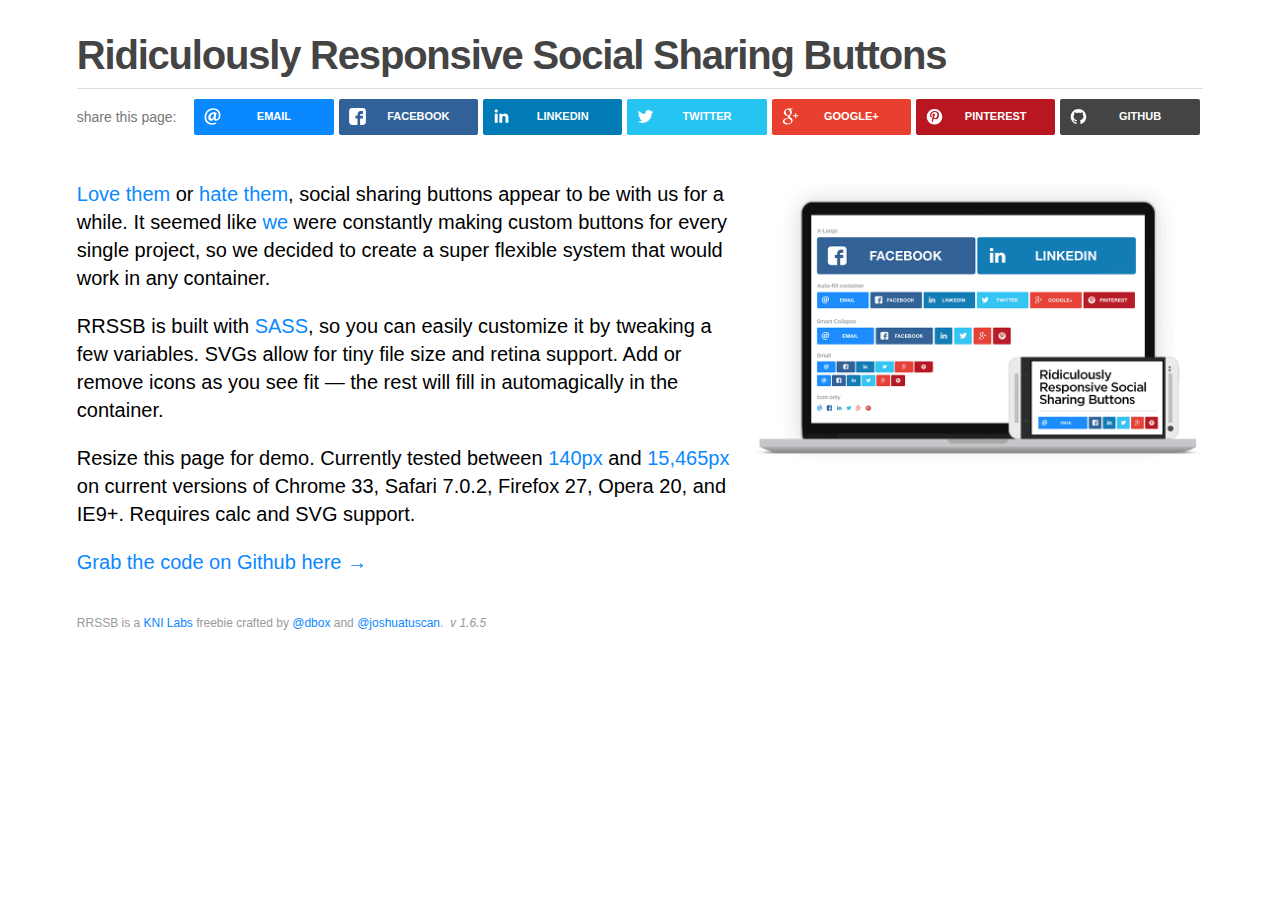
<file: velocity/assets/plugins/rrssb/index.html>
<!DOCTYPE html>
<html>
    <head>
        <meta charset="utf-8" />
        <meta http-equiv="X-UA-Compatible" content="IE=edge,chrome=1" />
        <title>Ridiculously Responsive Social Sharing Buttons by KNI Labs</title>
        <meta name="description" content="It seemed like we were constantly making custom social sharing buttons for every single project, so we decided to create a super flexible system that would work in any container. SASS-powered, retina ready, and auto-magical resizing. A KNI Labs freebie." />
        <meta name="viewport" content="width=device-width, initial-scale=1">

        <!-- Facebook Open Graph Meta Tags -->
        <meta property="og:title" content="Ridiculously Responsive Social Sharing Buttons" />
        <meta property="og:type" content="website" />
        <meta property="og:url" content="http://kurtnoble.com/labs/rrssb/index.html" />
        <meta property="og:image" content="http://kurtnoble.com/labs/rrssb/media/facebook-share.jpg" />
        <meta property="og:description" content="No one wants to create social buttons over and over again. RRSSB is a super flexible system that works in any container. SASS-powered, retina ready, svg images, tiny file size and auto-magical resizing. A KNI Labs freebie." />


        <link rel="icon" type="image/png" href="media/favicon.png" />
        <link rel="stylesheet" href="css/normalize.min.css" />

        <!-- Stylesheet required to power RRSSB. Copy this css file to your header -->
        <link rel="stylesheet" href="css/rrssb.css" />

        <link rel="stylesheet" href="css/demo.css" />

        <script src="js/vendor/modernizr-2.6.2-respond-1.1.0.min.js"></script>
    </head>
    <body>
        <!--[if lt IE 9]>
            <p class="chromeframe">You are using an <strong>outdated</strong> browser. Please <a href="http://browsehappy.com/">upgrade your browser</a> or <a href="http://www.google.com/chromeframe/?redirect=true">activate Google Chrome Frame</a> to improve your experience.</p>
        <![endif]-->

        <div class="main-container">
            <h1>Ridiculously Responsive Social Sharing Buttons</h1>
            <hr />

            <div class="share-container clearfix">
                <span class="label">share this page:</span>

                <!-- Buttons start here. Copy this ul to your document. -->
                <ul class="rrssb-buttons clearfix">
                    <li class="rrssb-email">

                        <!-- Replace subject with your message using URL Endocding: http://meyerweb.com/eric/tools/dencoder/ -->
                        <a href="mailto:?subject=Check%20out%20how%20ridiculously%20responsive%20these%20social%20buttons%20are&amp;body=http%3A%2F%2Fkurtnoble.com%2Flabs%2Frrssb%2Findex.html">
                            <span class="rrssb-icon">
                                <svg xmlns="http://www.w3.org/2000/svg" xmlns:xlink="http://www.w3.org/1999/xlink" version="1.1" x="0px" y="0px" width="28px" height="28px" viewBox="0 0 28 28" enable-background="new 0 0 28 28" xml:space="preserve"><g><path d="M20.111 26.147c-2.336 1.051-4.361 1.401-7.125 1.401c-6.462 0-12.146-4.633-12.146-12.265 c0-7.94 5.762-14.833 14.561-14.833c6.853 0 11.8 4.7 11.8 11.252c0 5.684-3.194 9.265-7.399 9.3 c-1.829 0-3.153-0.934-3.347-2.997h-0.077c-1.208 1.986-2.96 2.997-5.023 2.997c-2.532 0-4.361-1.868-4.361-5.062 c0-4.749 3.504-9.071 9.111-9.071c1.713 0 3.7 0.4 4.6 0.973l-1.169 7.203c-0.388 2.298-0.116 3.3 1 3.4 c1.673 0 3.773-2.102 3.773-6.58c0-5.061-3.27-8.994-9.303-8.994c-5.957 0-11.175 4.673-11.175 12.1 c0 6.5 4.2 10.2 10 10.201c1.986 0 4.089-0.43 5.646-1.245L20.111 26.147z M16.646 10.1 c-0.311-0.078-0.701-0.155-1.207-0.155c-2.571 0-4.595 2.53-4.595 5.529c0 1.5 0.7 2.4 1.9 2.4 c1.441 0 2.959-1.828 3.311-4.087L16.646 10.068z"/></g></svg>
                            </span>
                            <span class="rrssb-text">email</span>
                        </a>
                    </li>
                    <li class="rrssb-facebook">
                        <!-- Replace with your URL. For best results, make sure you page has the proper FB Open Graph tags in header:
                        https://developers.facebook.com/docs/opengraph/howtos/maximizing-distribution-media-content/ -->
                        <a href="https://www.facebook.com/sharer/sharer.php?u=http://kurtnoble.com/labs/rrssb/index.html" class="popup">
                            <span class="rrssb-icon">
                                <svg version="1.1" id="Layer_1" xmlns="http://www.w3.org/2000/svg" xmlns:xlink="http://www.w3.org/1999/xlink" x="0px" y="0px" width="28px" height="28px" viewBox="0 0 28 28" enable-background="new 0 0 28 28" xml:space="preserve">
                                    <path d="M27.825,4.783c0-2.427-2.182-4.608-4.608-4.608H4.783c-2.422,0-4.608,2.182-4.608,4.608v18.434
                                        c0,2.427,2.181,4.608,4.608,4.608H14V17.379h-3.379v-4.608H14v-1.795c0-3.089,2.335-5.885,5.192-5.885h3.718v4.608h-3.726
                                        c-0.408,0-0.884,0.492-0.884,1.236v1.836h4.609v4.608h-4.609v10.446h4.916c2.422,0,4.608-2.188,4.608-4.608V4.783z"/>
                                </svg>
                            </span>
                            <span class="rrssb-text">facebook</span>
                        </a>
                    </li>
<!--                <li class="rrssb-tumblr">
                        <a href="http://tumblr.com/share?s=&amp;v=3&t=Ridiculously%20Responsive%20Social%20Sharing%20Buttons%20by%20KNI%20Labs&amp;u=http%3A%2F%2Fwww.kurtnoble.com%2Flabs%2Frrssb">
                            <span class="rrssb-icon">
                                <svg xmlns="http://www.w3.org/2000/svg" xmlns:xlink="http://www.w3.org/1999/xlink" version="1.1" x="0px" y="0px" width="28px" height="28px" viewBox="0 0 28 28" enable-background="new 0 0 28 28" xml:space="preserve"><path d="M18.02 21.842c-2.029 0.052-2.422-1.396-2.439-2.446v-7.294h4.729V7.874h-4.71V1.592c0 0-3.653 0-3.714 0 s-0.167 0.053-0.182 0.186c-0.218 1.935-1.144 5.33-4.988 6.688v3.637h2.927v7.677c0 2.8 1.7 6.7 7.3 6.6 c1.863-0.03 3.934-0.795 4.392-1.453l-1.22-3.539C19.595 21.6 18.7 21.8 18 21.842z"/></svg>
                            </span>
                            <span class="rrssb-text">tumblr</span>
                        </a>
                    </li> -->
                    <li class="rrssb-linkedin">
                        <!-- Replace href with your meta and URL information -->
                        <a href="http://www.linkedin.com/shareArticle?mini=true&amp;url=http://kurtnoble.com/labs/rrssb/index.html&amp;title=Ridiculously%20Responsive%20Social%20Sharing%20Buttons&amp;summary=Responsive%20social%20icons%20by%20KNI%20Labs" class="popup">
                            <span class="rrssb-icon">
                                <svg version="1.1" id="Layer_1" xmlns="http://www.w3.org/2000/svg" xmlns:xlink="http://www.w3.org/1999/xlink" x="0px" y="0px" width="28px" height="28px" viewBox="0 0 28 28" enable-background="new 0 0 28 28" xml:space="preserve">
                                    <path d="M25.424,15.887v8.447h-4.896v-7.882c0-1.979-0.709-3.331-2.48-3.331c-1.354,0-2.158,0.911-2.514,1.803
                                        c-0.129,0.315-0.162,0.753-0.162,1.194v8.216h-4.899c0,0,0.066-13.349,0-14.731h4.899v2.088c-0.01,0.016-0.023,0.032-0.033,0.048
                                        h0.033V11.69c0.65-1.002,1.812-2.435,4.414-2.435C23.008,9.254,25.424,11.361,25.424,15.887z M5.348,2.501
                                        c-1.676,0-2.772,1.092-2.772,2.539c0,1.421,1.066,2.538,2.717,2.546h0.032c1.709,0,2.771-1.132,2.771-2.546
                                        C8.054,3.593,7.019,2.501,5.343,2.501H5.348z M2.867,24.334h4.897V9.603H2.867V24.334z"/>
                                </svg>
                            </span>
                            <span class="rrssb-text">linkedin</span>
                        </a>
                    </li>
                    <li class="rrssb-twitter">
                        <!-- Replace href with your Meta and URL information  -->
                        <a href="http://twitter.com/home?status=Ridiculously%20Responsive%20Social%20Sharing%20Buttons%20by%20@joshuatuscan%20and%20@dbox%20http://kurtnoble.com/labs/rrssb" class="popup">
                            <span class="rrssb-icon">
                                <svg version="1.1" id="Layer_1" xmlns="http://www.w3.org/2000/svg" xmlns:xlink="http://www.w3.org/1999/xlink" x="0px" y="0px"
                                     width="28px" height="28px" viewBox="0 0 28 28" enable-background="new 0 0 28 28" xml:space="preserve">
                                <path d="M24.253,8.756C24.689,17.08,18.297,24.182,9.97,24.62c-3.122,0.162-6.219-0.646-8.861-2.32
                                    c2.703,0.179,5.376-0.648,7.508-2.321c-2.072-0.247-3.818-1.661-4.489-3.638c0.801,0.128,1.62,0.076,2.399-0.155
                                    C4.045,15.72,2.215,13.6,2.115,11.077c0.688,0.275,1.426,0.407,2.168,0.386c-2.135-1.65-2.729-4.621-1.394-6.965
                                    C5.575,7.816,9.54,9.84,13.803,10.071c-0.842-2.739,0.694-5.64,3.434-6.482c2.018-0.623,4.212,0.044,5.546,1.683
                                    c1.186-0.213,2.318-0.662,3.329-1.317c-0.385,1.256-1.247,2.312-2.399,2.942c1.048-0.106,2.069-0.394,3.019-0.851
                                    C26.275,7.229,25.39,8.196,24.253,8.756z"/>
                                </svg>
                           </span>
                            <span class="rrssb-text">twitter</span>
                        </a>
                    </li>
<!--                <li class="rrssb-reddit">
                        <a href="http://www.reddit.com/submit?url=http://www.kurtnoble.com/labs/rrssb/">
                            <span class="rrssb-icon">
                                <svg xmlns="http://www.w3.org/2000/svg" xmlns:xlink="http://www.w3.org/1999/xlink" version="1.1" x="0px" y="0px" width="28px" height="28px" viewBox="0 0 28 28" enable-background="new 0 0 28 28" xml:space="preserve"><g><path d="M11.794 15.316c0-1.029-0.835-1.895-1.866-1.895c-1.03 0-1.893 0.865-1.893 1.895s0.863 1.9 1.9 1.9 C10.958 17.2 11.8 16.3 11.8 15.316z"/><path d="M18.1 13.422c-1.029 0-1.895 0.864-1.895 1.895c0 1 0.9 1.9 1.9 1.865c1.031 0 1.869-0.836 1.869-1.865 C19.969 14.3 19.1 13.4 18.1 13.422z"/><path d="M17.527 19.791c-0.678 0.678-1.826 1.006-3.514 1.006c-0.004 0-0.009 0-0.014 0c-0.004 0-0.01 0-0.015 0 c-1.686 0-2.834-0.328-3.51-1.005c-0.264-0.265-0.693-0.265-0.958 0c-0.264 0.265-0.264 0.7 0 1 c0.943 0.9 2.4 1.4 4.5 1.402c0.005 0 0 0 0 0c0.005 0 0 0 0 0c2.066 0 3.527-0.459 4.47-1.402 c0.265-0.264 0.265-0.693 0.002-0.958C18.221 19.5 17.8 19.5 17.5 19.791z"/><path d="M27.707 13.267c0-1.785-1.453-3.237-3.236-3.237c-0.793 0-1.518 0.287-2.082 0.761c-2.039-1.295-4.646-2.069-7.438-2.219 l1.483-4.691l4.062 0.956c0.071 1.4 1.3 2.6 2.7 2.555c1.488 0 2.695-1.208 2.695-2.695C25.881 3.2 24.7 2 23.2 2 c-1.059 0-1.979 0.616-2.42 1.508l-4.633-1.091c-0.344-0.081-0.693 0.118-0.803 0.455l-1.793 5.7 C10.548 8.6 7.7 9.4 5.6 10.75C5.006 10.3 4.3 10 3.5 10.029c-1.785 0-3.237 1.452-3.237 3.2 c0 1.1 0.6 2.1 1.4 2.69c-0.04 0.272-0.061 0.551-0.061 0.831c0 2.3 1.3 4.4 3.7 5.9 c2.299 1.5 5.3 2.3 8.6 2.325c3.228 0 6.271-0.825 8.571-2.325c2.387-1.56 3.7-3.66 3.7-5.917 c0-0.26-0.016-0.514-0.051-0.768C27.088 15.5 27.7 14.4 27.7 13.267z M23.186 3.355c0.74 0 1.3 0.6 1.3 1.3 c0 0.738-0.6 1.34-1.34 1.34s-1.342-0.602-1.342-1.34C21.844 4 22.4 3.4 23.2 3.355z M1.648 13.3 c0-1.038 0.844-1.882 1.882-1.882c0.31 0 0.6 0.1 0.9 0.209c-1.049 0.868-1.813 1.861-2.26 2.9 C1.832 14.2 1.6 13.8 1.6 13.267z M21.773 21.57c-2.082 1.357-4.863 2.105-7.831 2.105c-2.967 0-5.747-0.748-7.828-2.105 c-1.991-1.301-3.088-3-3.088-4.782c0-1.784 1.097-3.484 3.088-4.784c2.081-1.358 4.861-2.106 7.828-2.106 c2.967 0 5.7 0.7 7.8 2.106c1.99 1.3 3.1 3 3.1 4.784C24.859 18.6 23.8 20.3 21.8 21.57z M25.787 14.6 c-0.432-1.084-1.191-2.095-2.244-2.977c0.273-0.156 0.59-0.245 0.928-0.245c1.035 0 1.9 0.8 1.9 1.9 C26.354 13.8 26.1 14.3 25.8 14.605z"/></g></svg>
                            </span>
                            <span class="rrssb-text">reddit</span>
                        </a>
                    </li> -->
                    <li class="rrssb-googleplus">
                        <!-- Replace href with your meta and URL information.  -->
                        <a href="https://plus.google.com/share?url=Check%20out%20how%20ridiculously%20responsive%20these%20social%20buttons%20are%20http://kurtnoble.com/labs/rrssb/index.html" class="popup">
                            <span class="rrssb-icon">
                                <svg version="1.1" id="Layer_1" xmlns="http://www.w3.org/2000/svg" xmlns:xlink="http://www.w3.org/1999/xlink" x="0px" y="0px" width="28px" height="28px" viewBox="0 0 28 28" enable-background="new 0 0 28 28" xml:space="preserve">
                                    <g>
                                        <g>
                                            <path d="M14.703,15.854l-1.219-0.948c-0.372-0.308-0.88-0.715-0.88-1.459c0-0.748,0.508-1.223,0.95-1.663
                                                c1.42-1.119,2.839-2.309,2.839-4.817c0-2.58-1.621-3.937-2.399-4.581h2.097l2.202-1.383h-6.67c-1.83,0-4.467,0.433-6.398,2.027
                                                C3.768,4.287,3.059,6.018,3.059,7.576c0,2.634,2.022,5.328,5.604,5.328c0.339,0,0.71-0.033,1.083-0.068
                                                c-0.167,0.408-0.336,0.748-0.336,1.324c0,1.04,0.551,1.685,1.011,2.297c-1.524,0.104-4.37,0.273-6.467,1.562
                                                c-1.998,1.188-2.605,2.916-2.605,4.137c0,2.512,2.358,4.84,7.289,4.84c5.822,0,8.904-3.223,8.904-6.41
                                                c0.008-2.327-1.359-3.489-2.829-4.731H14.703z M10.269,11.951c-2.912,0-4.231-3.765-4.231-6.037c0-0.884,0.168-1.797,0.744-2.511
                                                c0.543-0.679,1.489-1.12,2.372-1.12c2.807,0,4.256,3.798,4.256,6.242c0,0.612-0.067,1.694-0.845,2.478
                                                c-0.537,0.55-1.438,0.948-2.295,0.951V11.951z M10.302,25.609c-3.621,0-5.957-1.732-5.957-4.142c0-2.408,2.165-3.223,2.911-3.492
                                                c1.421-0.479,3.25-0.545,3.555-0.545c0.338,0,0.52,0,0.766,0.034c2.574,1.838,3.706,2.757,3.706,4.479
                                                c-0.002,2.073-1.736,3.665-4.982,3.649L10.302,25.609z"/>
                                            <polygon points="23.254,11.89 23.254,8.521 21.569,8.521 21.569,11.89 18.202,11.89 18.202,13.604 21.569,13.604 21.569,17.004
                                                23.254,17.004 23.254,13.604 26.653,13.604 26.653,11.89      "/>
                                        </g>
                                    </g>
                                </svg>
                            </span>
                            <span class="rrssb-text">google+</span>
                        </a>
                    </li>
                    <!-- <li class="rrssb-youtube">
                        <a href="#">
                            <span class="rrssb-icon">
                                <svg version="1.1" id="Layer_1" xmlns="http://www.w3.org/2000/svg" xmlns:xlink="http://www.w3.org/1999/xlink" x="0px" y="0px" width="28px" height="28px" viewBox="0 0 28 28" enable-background="new 0 0 28 28" xml:space="preserve">
                                    <path d="M27.688,8.512c0-2.268-1.825-4.093-4.106-4.093H4.389c-2.245,0-4.076,1.825-4.076,4.093v10.976 c0,2.268,1.825,4.093,4.076,4.093h19.192c2.274,0,4.106-1.825,4.106-4.093V8.512z M11.263,18.632V8.321l7.817,5.155L11.263,18.632z" />
                                </svg>
                            </span>
                            <span class="rrssb-text">youtube</span>
                        </a>
                    </li> -->
                    <li class="rrssb-pinterest">
                        <!-- Replace href with your meta and URL information.  -->
                        <a href="http://pinterest.com/pin/create/button/?url=http://kurtnoble.com/labs/rrssb/index.html&amp;media=http://kurtnoble.com/labs/rrssb/media/facebook-share.jpg&amp;description=Ridiculously%20responsive%20social%20sharing%20buttons%20by%20KNI%20Labs.">
                            <span class="rrssb-icon">
                                <svg version="1.1" id="Layer_1" xmlns="http://www.w3.org/2000/svg" xmlns:xlink="http://www.w3.org/1999/xlink" x="0px" y="0px" width="28px" height="28px" viewBox="0 0 28 28" enable-background="new 0 0 28 28" xml:space="preserve">
                                <path d="M14.021,1.57C6.96,1.57,1.236,7.293,1.236,14.355c0,7.062,5.724,12.785,12.785,12.785c7.061,0,12.785-5.725,12.785-12.785
                                    C26.807,7.294,21.082,1.57,14.021,1.57z M15.261,18.655c-1.161-0.09-1.649-0.666-2.559-1.219c-0.501,2.626-1.113,5.145-2.925,6.458
                                    c-0.559-3.971,0.822-6.951,1.462-10.116c-1.093-1.84,0.132-5.545,2.438-4.632c2.837,1.123-2.458,6.842,1.099,7.557
                                    c3.711,0.744,5.227-6.439,2.925-8.775c-3.325-3.374-9.678-0.077-8.897,4.754c0.19,1.178,1.408,1.538,0.489,3.168
                                    C7.165,15.378,6.53,13.7,6.611,11.462c0.131-3.662,3.291-6.227,6.46-6.582c4.007-0.448,7.771,1.474,8.29,5.239
                                    c0.579,4.255-1.816,8.865-6.102,8.533L15.261,18.655z"/>
                                </svg>
                            </span>
                            <span class="rrssb-text">pinterest</span>
                        </a>
                    </li>

<!--                     <li class="rrssb-pocket">
                        <a href="https://getpocket.com/save?url=http://kurtnoble.com/labs/rrssb/index.html">
                            <span class="rrssb-icon">
                                <svg width="32px" height="28px" viewBox="0 0 32 28" version="1.1" xmlns="http://www.w3.org/2000/svg" xmlns:xlink="http://www.w3.org/1999/xlink" xmlns:sketch="http://www.bohemiancoding.com/sketch/ns">
                                    <path d="M28.7817528,0.00172488695 C30.8117487,0.00431221738 31.9749312,1.12074529 31.9644402,3.10781507 C31.942147,6.67703739 32.1336065,10.2669583 31.8057648,13.8090137 C30.7147076,25.5813672 17.2181194,31.8996281 7.20714461,25.3808491 C2.71833574,22.4571656 0.196577202,18.3122624 0.0549495772,12.9357897 C-0.0342233715,9.5774348 0.00642900214,6.21519891 0.0300336062,2.85555035 C0.0405245414,1.1129833 1.21157517,0.0146615391 3.01995012,0.00819321302 C7.34746087,-0.00603710433 11.6775944,0.00431221738 16.0064164,0.00172488695 C20.2644248,0.00172488695 24.5237444,-0.00215610869 28.7817528,0.00172488695 L28.7817528,0.00172488695 Z M8.64885184,7.85611511 C7.38773662,7.99113854 6.66148108,8.42606978 6.29310958,9.33228474 C5.90114134,10.2969233 6.17774769,11.1421181 6.89875951,11.8276216 C9.35282156,14.161969 11.8108164,16.4924215 14.2976518,18.7943114 C15.3844131,19.7966007 16.5354102,19.7836177 17.6116843,18.7813283 C20.0185529,16.5495467 22.4070683,14.2982907 24.7824746,12.0327533 C25.9845979,10.8850542 26.1012707,9.56468083 25.1469132,8.60653379 C24.1361858,7.59255976 22.8449191,7.6743528 21.5890476,8.85191291 C19.9936451,10.3488554 18.3680912,11.8172352 16.8395462,13.3777945 C16.1342655,14.093159 15.7200114,14.0048744 15.0566806,13.3440386 C13.4599671,11.7484252 11.8081945,10.2060421 10.1262706,8.70001155 C9.65564653,8.27936164 9.00411403,8.05345704 8.64885184,7.85611511 L8.64885184,7.85611511 L8.64885184,7.85611511 Z"></path>
                                </svg>
                            </span>
                            <span class="rrssb-text">pocket</span>
                        </a>
                    </li> -->

                    <li class="rrssb-github">
                        <a href="https://github.com/kni-labs/rrssb">
                            <span class="rrssb-icon">
                                <svg version="1.1" id="Layer_1" xmlns="http://www.w3.org/2000/svg" xmlns:xlink="http://www.w3.org/1999/xlink" x="0px" y="0px"
                                     width="28px" height="28px" viewBox="0 0 28 28" enable-background="new 0 0 28 28" xml:space="preserve">
                                <path d="M13.971,1.571c-7.031,0-12.734,5.702-12.734,12.74c0,5.621,3.636,10.392,8.717,12.083c0.637,0.129,0.869-0.277,0.869-0.615
                                    c0-0.301-0.012-1.102-0.018-2.164c-3.542,0.77-4.29-1.707-4.29-1.707c-0.579-1.473-1.414-1.863-1.414-1.863
                                    c-1.155-0.791,0.088-0.775,0.088-0.775c1.277,0.104,1.96,1.316,1.96,1.312c1.136,1.936,2.991,1.393,3.713,1.059
                                    c0.116-0.822,0.445-1.383,0.81-1.703c-2.829-0.32-5.802-1.414-5.802-6.293c0-1.391,0.496-2.527,1.312-3.418
                                    C7.05,9.905,6.612,8.61,7.305,6.856c0,0,1.069-0.342,3.508,1.306c1.016-0.282,2.105-0.424,3.188-0.429
                                    c1.081,0,2.166,0.155,3.197,0.438c2.431-1.648,3.498-1.306,3.498-1.306c0.695,1.754,0.258,3.043,0.129,3.371
                                    c0.816,0.902,1.315,2.037,1.315,3.43c0,4.892-2.978,5.968-5.814,6.285c0.458,0.387,0.876,1.16,0.876,2.357
                                    c0,1.703-0.016,3.076-0.016,3.482c0,0.334,0.232,0.748,0.877,0.611c5.056-1.688,8.701-6.457,8.701-12.082
                                    C26.708,7.262,21.012,1.563,13.971,1.571L13.971,1.571z"/>
                                </svg>
                            </span>
                            <span class="rrssb-text">github</span>
                        </a>
                    </li>
                </ul>
                <!-- Buttons end here -->
            </div>

            <p><img class="rrssb-preview" src="media/rrssb-preview.png" /><a href="http://worldsmostshareablewebsite.greig.cc/">Love them</a> or <a href="http://solomon.io/why-im-done-with-social-media-buttons/">hate them</a>, social sharing buttons appear to be with us for a while. It seemed like <a href="http://www.kurtnoble.com">we</a> were constantly making custom buttons for every single project, so we decided to create a super flexible system that would work in any container.</p>

            <p>RRSSB is built with <a href="http://sass-lang.com/">SASS</a>, so you can easily customize it by tweaking a few variables. SVGs allow for tiny file size and retina support. Add or remove icons as you see fit &mdash; the rest will fill in automagically in the container.</p>

            <p>Resize this page for demo. Currently tested between <a href="https://www.dropbox.com/s/2k6lcebg2887ge3/Screenshot%202014-02-18%2009.45.45.png">140px</a> and <a href="https://www.dropbox.com/s/1juq03011lixk3r/Screenshot%202014-02-18%2009.43.57.png">15,465px</a> on current versions of Chrome 33, Safari 7.0.2, Firefox 27, Opera 20, and IE9+. Requires calc and SVG support.</p>

            <p><a href="https://github.com/kni-labs/rrssb">Grab the code on Github here →</a></p>



            <small>RRSSB is a <a href="http://kurtnoble.com">KNI Labs</a> freebie crafted by <a href="http://www.twitter.com/dbox">@dbox</a> and <a href="http://www.twitter.com/joshuatuscan">@joshuatuscan</a>. &nbsp;<em>v 1.6.5</em></small>

            <!-- Second set of buttons to demonstrate multiple on a page
            <div class="clearfix">
                <h2>Second set of buttons to demonstrate multiple instances on the same page</h2>
                <hr />
                <ul class="rrssb-buttons clearfix">
                    <li class="email">
                        <a href="mailto:?subject=Check%20out%20how%20ridiculously%20responsive%20these%20social%20buttons%20are&amp;body=http%3A%2F%2Fkurtnoble.com%2Flabs%2Frrssb%2Findex.html">
                            <span class="rrssb-icon">
                                <svg xmlns="http://www.w3.org/2000/svg" xmlns:xlink="http://www.w3.org/1999/xlink" version="1.1" x="0px" y="0px" width="28px" height="28px" viewBox="0 0 28 28" enable-background="new 0 0 28 28" xml:space="preserve"><g><path d="M20.111 26.147c-2.336 1.051-4.361 1.401-7.125 1.401c-6.462 0-12.146-4.633-12.146-12.265 c0-7.94 5.762-14.833 14.561-14.833c6.853 0 11.8 4.7 11.8 11.252c0 5.684-3.194 9.265-7.399 9.3 c-1.829 0-3.153-0.934-3.347-2.997h-0.077c-1.208 1.986-2.96 2.997-5.023 2.997c-2.532 0-4.361-1.868-4.361-5.062 c0-4.749 3.504-9.071 9.111-9.071c1.713 0 3.7 0.4 4.6 0.973l-1.169 7.203c-0.388 2.298-0.116 3.3 1 3.4 c1.673 0 3.773-2.102 3.773-6.58c0-5.061-3.27-8.994-9.303-8.994c-5.957 0-11.175 4.673-11.175 12.1 c0 6.5 4.2 10.2 10 10.201c1.986 0 4.089-0.43 5.646-1.245L20.111 26.147z M16.646 10.1 c-0.311-0.078-0.701-0.155-1.207-0.155c-2.571 0-4.595 2.53-4.595 5.529c0 1.5 0.7 2.4 1.9 2.4 c1.441 0 2.959-1.828 3.311-4.087L16.646 10.068z"/></g></svg>
                            </span>
                            <span class="rrssb-text">email</span>
                        </a>
                    </li>
                    <li class="facebook">
                        <a href="https://www.facebook.com/sharer/sharer.php?u=http://kurtnoble.com/labs/rrssb/index.html" class="popup">
                            <span class="rrssb-icon">
                                <svg version="1.1" id="Layer_1" xmlns="http://www.w3.org/2000/svg" xmlns:xlink="http://www.w3.org/1999/xlink" x="0px" y="0px" width="28px" height="28px" viewBox="0 0 28 28" enable-background="new 0 0 28 28" xml:space="preserve">
                                    <path d="M27.825,4.783c0-2.427-2.182-4.608-4.608-4.608H4.783c-2.422,0-4.608,2.182-4.608,4.608v18.434
                                        c0,2.427,2.181,4.608,4.608,4.608H14V17.379h-3.379v-4.608H14v-1.795c0-3.089,2.335-5.885,5.192-5.885h3.718v4.608h-3.726
                                        c-0.408,0-0.884,0.492-0.884,1.236v1.836h4.609v4.608h-4.609v10.446h4.916c2.422,0,4.608-2.188,4.608-4.608V4.783z"/>
                                </svg>
                            </span>
                            <span class="rrssb-text">facebook</span>
                        </a>
                    </li>
                    <li class="tumblr">
                        <a href="http://tumblr.com/share?s=&amp;v=3&t=Ridiculously%20Responsive%20Social%20Sharing%20Buttons%20by%20KNI%20Labs&amp;u=http%3A%2F%2Fwww.kurtnoble.com%2Flabs%2Frrssb">
                            <span class="rrssb-icon">
                                <svg xmlns="http://www.w3.org/2000/svg" xmlns:xlink="http://www.w3.org/1999/xlink" version="1.1" x="0px" y="0px" width="28px" height="28px" viewBox="0 0 28 28" enable-background="new 0 0 28 28" xml:space="preserve"><path d="M18.02 21.842c-2.029 0.052-2.422-1.396-2.439-2.446v-7.294h4.729V7.874h-4.71V1.592c0 0-3.653 0-3.714 0 s-0.167 0.053-0.182 0.186c-0.218 1.935-1.144 5.33-4.988 6.688v3.637h2.927v7.677c0 2.8 1.7 6.7 7.3 6.6 c1.863-0.03 3.934-0.795 4.392-1.453l-1.22-3.539C19.595 21.6 18.7 21.8 18 21.842z"/></svg>
                            </span>
                            <span class="rrssb-text">tumblr</span>
                        </a>
                    </li>
                    <li class="linkedin">
                        <a href="http://www.linkedin.com/shareArticle?mini=true&amp;url=http://kurtnoble.com/labs/rrssb/index.html&amp;title=Ridiculously%20Responsive%20Social%20Sharing%20Buttons&amp;summary=Responsive%20social%20icons%20by%20KNI%20Labs" class="popup">
                            <span class="rrssb-icon">
                                <svg version="1.1" id="Layer_1" xmlns="http://www.w3.org/2000/svg" xmlns:xlink="http://www.w3.org/1999/xlink" x="0px" y="0px" width="28px" height="28px" viewBox="0 0 28 28" enable-background="new 0 0 28 28" xml:space="preserve">
                                    <path d="M25.424,15.887v8.447h-4.896v-7.882c0-1.979-0.709-3.331-2.48-3.331c-1.354,0-2.158,0.911-2.514,1.803
                                        c-0.129,0.315-0.162,0.753-0.162,1.194v8.216h-4.899c0,0,0.066-13.349,0-14.731h4.899v2.088c-0.01,0.016-0.023,0.032-0.033,0.048
                                        h0.033V11.69c0.65-1.002,1.812-2.435,4.414-2.435C23.008,9.254,25.424,11.361,25.424,15.887z M5.348,2.501
                                        c-1.676,0-2.772,1.092-2.772,2.539c0,1.421,1.066,2.538,2.717,2.546h0.032c1.709,0,2.771-1.132,2.771-2.546
                                        C8.054,3.593,7.019,2.501,5.343,2.501H5.348z M2.867,24.334h4.897V9.603H2.867V24.334z"/>
                                </svg>
                            </span>
                            <span class="rrssb-text">linkedin</span>
                        </a>
                    </li>
                    <li class="twitter">
                        <a href="http://twitter.com/home?status=Ridiculously%20Responsive%20Social%20Sharing%20Buttons%20by%20@joshuatuscan%20and%20@dbox%20http://kurtnoble.com/labs/rrssb" class="popup">
                            <span class="rrssb-icon">
                                <svg version="1.1" id="Layer_1" xmlns="http://www.w3.org/2000/svg" xmlns:xlink="http://www.w3.org/1999/xlink" x="0px" y="0px"
                                     width="28px" height="28px" viewBox="0 0 28 28" enable-background="new 0 0 28 28" xml:space="preserve">
                                <path d="M24.253,8.756C24.689,17.08,18.297,24.182,9.97,24.62c-3.122,0.162-6.219-0.646-8.861-2.32
                                    c2.703,0.179,5.376-0.648,7.508-2.321c-2.072-0.247-3.818-1.661-4.489-3.638c0.801,0.128,1.62,0.076,2.399-0.155
                                    C4.045,15.72,2.215,13.6,2.115,11.077c0.688,0.275,1.426,0.407,2.168,0.386c-2.135-1.65-2.729-4.621-1.394-6.965
                                    C5.575,7.816,9.54,9.84,13.803,10.071c-0.842-2.739,0.694-5.64,3.434-6.482c2.018-0.623,4.212,0.044,5.546,1.683
                                    c1.186-0.213,2.318-0.662,3.329-1.317c-0.385,1.256-1.247,2.312-2.399,2.942c1.048-0.106,2.069-0.394,3.019-0.851
                                    C26.275,7.229,25.39,8.196,24.253,8.756z"/>
                                </svg>
                           </span>
                            <span class="rrssb-text">twitter</span>
                        </a>
                    </li>
                    <li class="reddit">
                        <a href="http://www.reddit.com/submit?url=http://www.kurtnoble.com/labs/rrssb/">
                            <span class="rrssb-icon">
                                <svg xmlns="http://www.w3.org/2000/svg" xmlns:xlink="http://www.w3.org/1999/xlink" version="1.1" x="0px" y="0px" width="28px" height="28px" viewBox="0 0 28 28" enable-background="new 0 0 28 28" xml:space="preserve"><g><path d="M11.794 15.316c0-1.029-0.835-1.895-1.866-1.895c-1.03 0-1.893 0.865-1.893 1.895s0.863 1.9 1.9 1.9 C10.958 17.2 11.8 16.3 11.8 15.316z"/><path d="M18.1 13.422c-1.029 0-1.895 0.864-1.895 1.895c0 1 0.9 1.9 1.9 1.865c1.031 0 1.869-0.836 1.869-1.865 C19.969 14.3 19.1 13.4 18.1 13.422z"/><path d="M17.527 19.791c-0.678 0.678-1.826 1.006-3.514 1.006c-0.004 0-0.009 0-0.014 0c-0.004 0-0.01 0-0.015 0 c-1.686 0-2.834-0.328-3.51-1.005c-0.264-0.265-0.693-0.265-0.958 0c-0.264 0.265-0.264 0.7 0 1 c0.943 0.9 2.4 1.4 4.5 1.402c0.005 0 0 0 0 0c0.005 0 0 0 0 0c2.066 0 3.527-0.459 4.47-1.402 c0.265-0.264 0.265-0.693 0.002-0.958C18.221 19.5 17.8 19.5 17.5 19.791z"/><path d="M27.707 13.267c0-1.785-1.453-3.237-3.236-3.237c-0.793 0-1.518 0.287-2.082 0.761c-2.039-1.295-4.646-2.069-7.438-2.219 l1.483-4.691l4.062 0.956c0.071 1.4 1.3 2.6 2.7 2.555c1.488 0 2.695-1.208 2.695-2.695C25.881 3.2 24.7 2 23.2 2 c-1.059 0-1.979 0.616-2.42 1.508l-4.633-1.091c-0.344-0.081-0.693 0.118-0.803 0.455l-1.793 5.7 C10.548 8.6 7.7 9.4 5.6 10.75C5.006 10.3 4.3 10 3.5 10.029c-1.785 0-3.237 1.452-3.237 3.2 c0 1.1 0.6 2.1 1.4 2.69c-0.04 0.272-0.061 0.551-0.061 0.831c0 2.3 1.3 4.4 3.7 5.9 c2.299 1.5 5.3 2.3 8.6 2.325c3.228 0 6.271-0.825 8.571-2.325c2.387-1.56 3.7-3.66 3.7-5.917 c0-0.26-0.016-0.514-0.051-0.768C27.088 15.5 27.7 14.4 27.7 13.267z M23.186 3.355c0.74 0 1.3 0.6 1.3 1.3 c0 0.738-0.6 1.34-1.34 1.34s-1.342-0.602-1.342-1.34C21.844 4 22.4 3.4 23.2 3.355z M1.648 13.3 c0-1.038 0.844-1.882 1.882-1.882c0.31 0 0.6 0.1 0.9 0.209c-1.049 0.868-1.813 1.861-2.26 2.9 C1.832 14.2 1.6 13.8 1.6 13.267z M21.773 21.57c-2.082 1.357-4.863 2.105-7.831 2.105c-2.967 0-5.747-0.748-7.828-2.105 c-1.991-1.301-3.088-3-3.088-4.782c0-1.784 1.097-3.484 3.088-4.784c2.081-1.358 4.861-2.106 7.828-2.106 c2.967 0 5.7 0.7 7.8 2.106c1.99 1.3 3.1 3 3.1 4.784C24.859 18.6 23.8 20.3 21.8 21.57z M25.787 14.6 c-0.432-1.084-1.191-2.095-2.244-2.977c0.273-0.156 0.59-0.245 0.928-0.245c1.035 0 1.9 0.8 1.9 1.9 C26.354 13.8 26.1 14.3 25.8 14.605z"/></g></svg>
                            </span>
                            <span class="rrssb-text">reddit</span>
                        </a>
                    </li>
                    <li class="googleplus">
                        <a href="https://plus.google.com/share?url=Check%20out%20how%20ridiculously%20responsive%20these%20social%20buttons%20are%20http://kurtnoble.com/labs/rrssb/index.html" class="popup">
                            <span class="rrssb-icon">
                                <svg version="1.1" id="Layer_1" xmlns="http://www.w3.org/2000/svg" xmlns:xlink="http://www.w3.org/1999/xlink" x="0px" y="0px" width="28px" height="28px" viewBox="0 0 28 28" enable-background="new 0 0 28 28" xml:space="preserve">
                                    <g>
                                        <g>
                                            <path d="M14.703,15.854l-1.219-0.948c-0.372-0.308-0.88-0.715-0.88-1.459c0-0.748,0.508-1.223,0.95-1.663
                                                c1.42-1.119,2.839-2.309,2.839-4.817c0-2.58-1.621-3.937-2.399-4.581h2.097l2.202-1.383h-6.67c-1.83,0-4.467,0.433-6.398,2.027
                                                C3.768,4.287,3.059,6.018,3.059,7.576c0,2.634,2.022,5.328,5.604,5.328c0.339,0,0.71-0.033,1.083-0.068
                                                c-0.167,0.408-0.336,0.748-0.336,1.324c0,1.04,0.551,1.685,1.011,2.297c-1.524,0.104-4.37,0.273-6.467,1.562
                                                c-1.998,1.188-2.605,2.916-2.605,4.137c0,2.512,2.358,4.84,7.289,4.84c5.822,0,8.904-3.223,8.904-6.41
                                                c0.008-2.327-1.359-3.489-2.829-4.731H14.703z M10.269,11.951c-2.912,0-4.231-3.765-4.231-6.037c0-0.884,0.168-1.797,0.744-2.511
                                                c0.543-0.679,1.489-1.12,2.372-1.12c2.807,0,4.256,3.798,4.256,6.242c0,0.612-0.067,1.694-0.845,2.478
                                                c-0.537,0.55-1.438,0.948-2.295,0.951V11.951z M10.302,25.609c-3.621,0-5.957-1.732-5.957-4.142c0-2.408,2.165-3.223,2.911-3.492
                                                c1.421-0.479,3.25-0.545,3.555-0.545c0.338,0,0.52,0,0.766,0.034c2.574,1.838,3.706,2.757,3.706,4.479
                                                c-0.002,2.073-1.736,3.665-4.982,3.649L10.302,25.609z"/>
                                            <polygon points="23.254,11.89 23.254,8.521 21.569,8.521 21.569,11.89 18.202,11.89 18.202,13.604 21.569,13.604 21.569,17.004
                                                23.254,17.004 23.254,13.604 26.653,13.604 26.653,11.89      "/>
                                        </g>
                                    </g>
                                </svg>
                            </span>
                            <span class="rrssb-text">google+</span>
                        </a>
                    </li>
                    <li class="youtube">
                        <a href="#">
                            <span class="rrssb-icon">
                                <svg version="1.1" id="Layer_1" xmlns="http://www.w3.org/2000/svg" xmlns:xlink="http://www.w3.org/1999/xlink" x="0px" y="0px" width="28px" height="28px" viewBox="0 0 28 28" enable-background="new 0 0 28 28" xml:space="preserve">
                                    <path d="M27.688,8.512c0-2.268-1.825-4.093-4.106-4.093H4.389c-2.245,0-4.076,1.825-4.076,4.093v10.976 c0,2.268,1.825,4.093,4.076,4.093h19.192c2.274,0,4.106-1.825,4.106-4.093V8.512z M11.263,18.632V8.321l7.817,5.155L11.263,18.632z" />
                                </svg>
                            </span>
                            <span class="rrssb-text">youtube</span>
                        </a>
                    </li>
                    <li class="pinterest">
                        <a href="http://pinterest.com/pin/create/button/?url=http://kurtnoble.com/labs/rrssb/index.html&amp;media=http://kurtnoble.com/labs/rrssb/media/facebook-share.jpg&amp;description=Ridiculously%20responsive%20social%20sharing%20buttons%20by%20KNI%20Labs.">
                            <span class="rrssb-icon">
                                <svg version="1.1" id="Layer_1" xmlns="http://www.w3.org/2000/svg" xmlns:xlink="http://www.w3.org/1999/xlink" x="0px" y="0px" width="28px" height="28px" viewBox="0 0 28 28" enable-background="new 0 0 28 28" xml:space="preserve">
                                <path d="M14.021,1.57C6.96,1.57,1.236,7.293,1.236,14.355c0,7.062,5.724,12.785,12.785,12.785c7.061,0,12.785-5.725,12.785-12.785
                                    C26.807,7.294,21.082,1.57,14.021,1.57z M15.261,18.655c-1.161-0.09-1.649-0.666-2.559-1.219c-0.501,2.626-1.113,5.145-2.925,6.458
                                    c-0.559-3.971,0.822-6.951,1.462-10.116c-1.093-1.84,0.132-5.545,2.438-4.632c2.837,1.123-2.458,6.842,1.099,7.557
                                    c3.711,0.744,5.227-6.439,2.925-8.775c-3.325-3.374-9.678-0.077-8.897,4.754c0.19,1.178,1.408,1.538,0.489,3.168
                                    C7.165,15.378,6.53,13.7,6.611,11.462c0.131-3.662,3.291-6.227,6.46-6.582c4.007-0.448,7.771,1.474,8.29,5.239
                                    c0.579,4.255-1.816,8.865-6.102,8.533L15.261,18.655z"/>
                                </svg>
                            </span>
                            <span class="rrssb-text">pinterest</span>
                        </a>
                    </li>
                    <li class="github">
                        <a href="https://github.com/kni-labs/rrssb">
                            <span class="rrssb-icon">
                                <svg version="1.1" id="Layer_1" xmlns="http://www.w3.org/2000/svg" xmlns:xlink="http://www.w3.org/1999/xlink" x="0px" y="0px"
                                     width="28px" height="28px" viewBox="0 0 28 28" enable-background="new 0 0 28 28" xml:space="preserve">
                                <path d="M13.971,1.571c-7.031,0-12.734,5.702-12.734,12.74c0,5.621,3.636,10.392,8.717,12.083c0.637,0.129,0.869-0.277,0.869-0.615
                                    c0-0.301-0.012-1.102-0.018-2.164c-3.542,0.77-4.29-1.707-4.29-1.707c-0.579-1.473-1.414-1.863-1.414-1.863
                                    c-1.155-0.791,0.088-0.775,0.088-0.775c1.277,0.104,1.96,1.316,1.96,1.312c1.136,1.936,2.991,1.393,3.713,1.059
                                    c0.116-0.822,0.445-1.383,0.81-1.703c-2.829-0.32-5.802-1.414-5.802-6.293c0-1.391,0.496-2.527,1.312-3.418
                                    C7.05,9.905,6.612,8.61,7.305,6.856c0,0,1.069-0.342,3.508,1.306c1.016-0.282,2.105-0.424,3.188-0.429
                                    c1.081,0,2.166,0.155,3.197,0.438c2.431-1.648,3.498-1.306,3.498-1.306c0.695,1.754,0.258,3.043,0.129,3.371
                                    c0.816,0.902,1.315,2.037,1.315,3.43c0,4.892-2.978,5.968-5.814,6.285c0.458,0.387,0.876,1.16,0.876,2.357
                                    c0,1.703-0.016,3.076-0.016,3.482c0,0.334,0.232,0.748,0.877,0.611c5.056-1.688,8.701-6.457,8.701-12.082
                                    C26.708,7.262,21.012,1.563,13.971,1.571L13.971,1.571z"/>
                                </svg>
                            </span>
                            <span class="rrssb-text">github</span>
                        </a>
                    </li>
                </ul>
            </div> -->

        </div> <!-- #main-container -->

        <!-- Required Javascript files. Copy these to your document. -->

        <script src="http://ajax.googleapis.com/ajax/libs/jquery/1.10.2/jquery.min.js"></script>
        <script>window.jQuery || document.write('<script src="js/vendor/jquery.1.10.2.min.js"><\/script>')</script>

        <script src="js/rrssb.min.js"></script>

        <script>
            var _gaq=[['_setAccount','UA-404294-1'],['_trackPageview']];
            (function(d,t){var g=d.createElement(t),s=d.getElementsByTagName(t)[0];
            g.src=('https:'==location.protocol?'//ssl':'//www')+'.google-analytics.com/ga.js';
            s.parentNode.insertBefore(g,s)}(document,'script'));
        </script>
    </body>
</html>
</file>
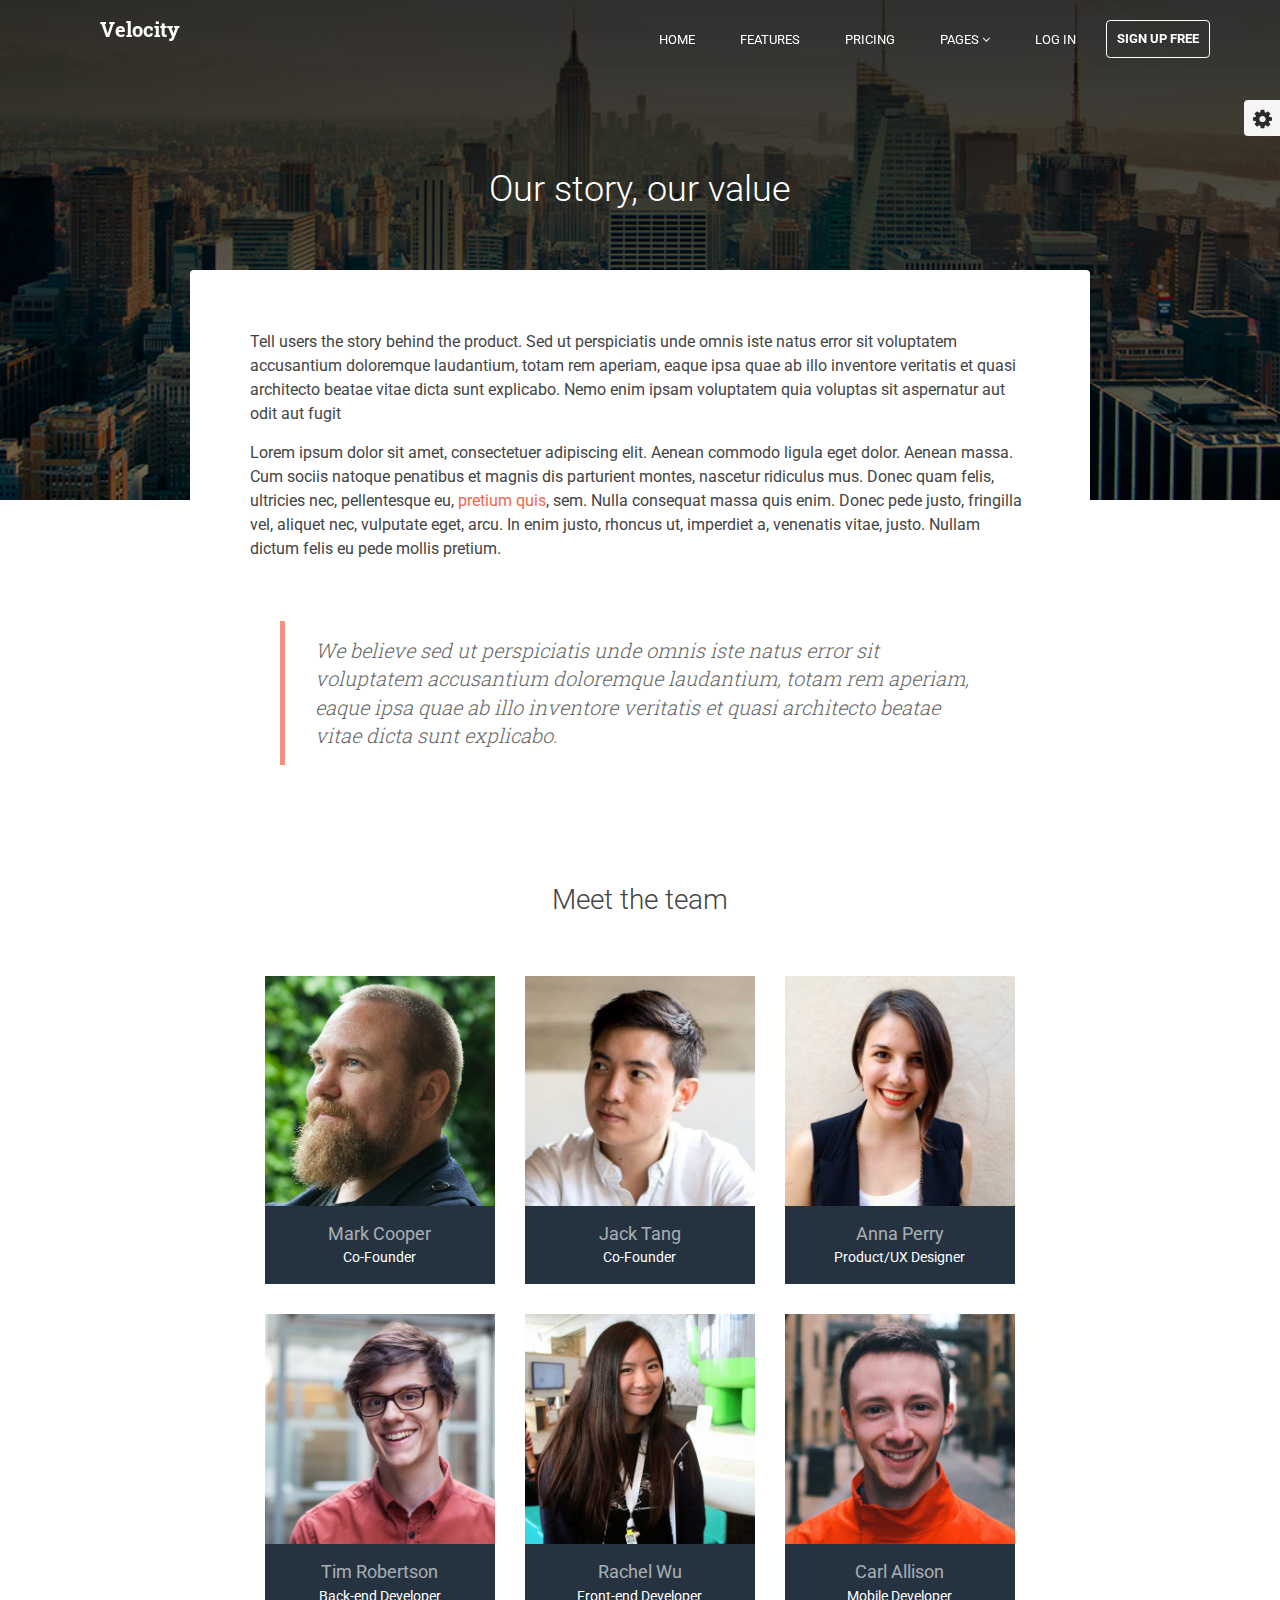
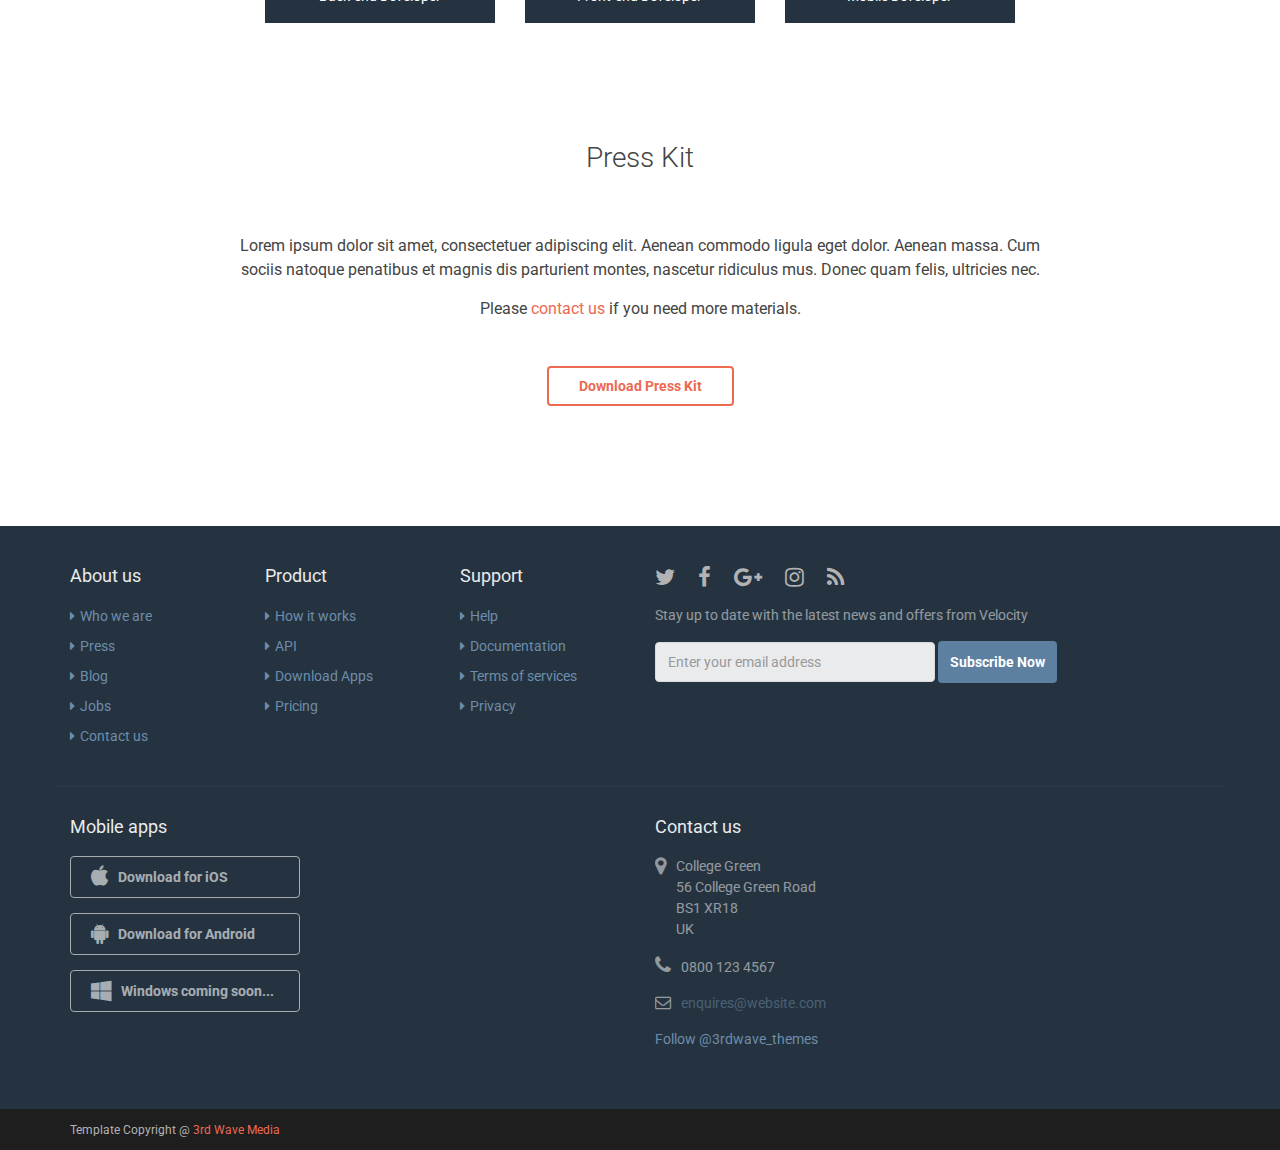
<file: velocity/about.html>
<!DOCTYPE html>
<!--[if IE 8]> <html lang="en" class="ie8"> <![endif]-->  
<!--[if IE 9]> <html lang="en" class="ie9"> <![endif]-->  
<!--[if !IE]><!--> <html lang="en"> <!--<![endif]-->  
<head>
    <title>Responsive website template for products</title>
    <!-- Meta -->
    <meta charset="utf-8">
    <meta http-equiv="X-UA-Compatible" content="IE=edge">
    <meta name="viewport" content="width=device-width, initial-scale=1.0">
    <meta name="description" content="">
    <meta name="author" content="">    
    <link rel="shortcut icon" href="favicon.ico">  
    <link href='http://fonts.googleapis.com/css?family=Roboto:400,400italic,500,500italic,700,700italic,900,900italic,300italic,300' rel='stylesheet' type='text/css'> 
    <link href='http://fonts.googleapis.com/css?family=Roboto+Slab:400,700,300,100' rel='stylesheet' type='text/css'>
    <!-- Global CSS -->
    <link rel="stylesheet" href="assets/plugins/bootstrap/css/bootstrap.min.css">   
    <!-- Plugins CSS -->    
    <link rel="stylesheet" href="assets/plugins/font-awesome/css/font-awesome.css">
    <link rel="stylesheet" href="assets/plugins/flexslider/flexslider.css">
    <!-- Theme CSS -->
    <link id="theme-style" rel="stylesheet" href="assets/css/styles.css">
    <!-- HTML5 shim and Respond.js for IE8 support of HTML5 elements and media queries -->
    <!--[if lt IE 9]>
      <script src="https://oss.maxcdn.com/html5shiv/3.7.2/html5shiv.min.js"></script>
      <script src="https://oss.maxcdn.com/respond/1.4.2/respond.min.js"></script>
    <![endif]-->
</head> 

<body class="about-page">    
    <!-- ******HEADER****** --> 
    <header id="header" class="header navbar-fixed-top">  
        <div class="container">       
            <h1 class="logo">
                <a href="index.html"><span class="logo-icon"></span><span class="text">Velocity</span></a>
            </h1><!--//logo-->
            <nav class="main-nav navbar-right" role="navigation">
                <div class="navbar-header">
                    <button class="navbar-toggle" type="button" data-toggle="collapse" data-target="#navbar-collapse">
                        <span class="sr-only">Toggle navigation</span>
                        <span class="icon-bar"></span>
                        <span class="icon-bar"></span>
                        <span class="icon-bar"></span>
                    </button><!--//nav-toggle-->
                </div><!--//navbar-header-->
                <div id="navbar-collapse" class="navbar-collapse collapse">
                    <ul class="nav navbar-nav">
                        <li class="nav-item"><a href="index.html">Home</a></li>
                        <li class="nav-item"><a href="features.html">Features</a></li>
                        <li class="nav-item"><a href="pricing.html">Pricing</a></li>
                        <li class="nav-item dropdown">
                            <a class="dropdown-toggle" data-toggle="dropdown" data-hover="dropdown" data-delay="0" data-close-others="false" href="#">Pages <i class="fa fa-angle-down"></i></a>
                            <ul class="dropdown-menu">
                                <li><a href="download.html">Download Apps</a></li>
                                <li><a href="blog.html">Blog</a></li>
                                <li><a href="blog-single.html">Blog Single</a></li>
                                <li><a href="blog-category.html">Blog Category</a></li>
                                <li><a href="blog-archive.html">Blog Archive</a></li>
                                <li><a href="about.html">About Us</a></li>
                                <li><a href="contact.html">Contact</a></li>                  
                            </ul>                            
                        </li><!--//dropdown-->                          
                        <li class="nav-item"><a href="login.html">Log in</a></li>
                        <li class="nav-item nav-item-cta last"><a class="btn btn-cta btn-cta-secondary" href="signup.html">Sign Up Free</a></li>
                    </ul><!--//nav-->
                </div><!--//navabr-collapse-->
            </nav><!--//main-nav-->                     
        </div><!--//container-->
    </header><!--//header-->
    
    <div class="headline-bg about-headline-bg">
    </div><!--//headline-bg-->         
    
    <!-- ******Video Section****** --> 
    <section class="story-section section section-on-bg">
        <h2 class="title container text-center">Our story, our value</h2>
        <div class="story-container container text-center"> 
            <div class="story-container-inner" >                    
                <div class="about">
                    <p>Tell users the story behind the product. Sed ut perspiciatis unde omnis iste natus error sit voluptatem accusantium doloremque laudantium, totam rem aperiam, eaque ipsa quae ab illo inventore veritatis et quasi architecto beatae vitae dicta sunt explicabo. Nemo enim ipsam voluptatem quia voluptas sit aspernatur aut odit aut fugit</p> 
                    <p>Lorem ipsum dolor sit amet, consectetuer adipiscing elit. Aenean commodo ligula eget dolor. Aenean massa. Cum sociis natoque penatibus et magnis dis parturient montes, nascetur ridiculus mus. Donec quam felis, ultricies nec, pellentesque eu, <a href="#">pretium quis</a>, sem. Nulla consequat massa quis enim. Donec pede justo, fringilla vel, aliquet nec, vulputate eget, arcu. In enim justo, rhoncus ut, imperdiet a, venenatis vitae, justo. Nullam dictum felis eu pede mollis pretium.</p>
                    <blockquote class="belife">We believe sed ut perspiciatis unde omnis iste natus error sit voluptatem accusantium doloremque laudantium, totam rem aperiam, eaque ipsa quae ab illo inventore veritatis et quasi architecto beatae vitae dicta sunt explicabo.</blockquote>               
                </div><!--//about-->
                <div class="team row">
                    <h3 class="title">Meet the team</h3>
                    <div class="member col-md-4 col-sm-6 col-xs-12">
                        <div class="member-inner">
                            <figure class="profile">
                                <img class="img-responsive" src="assets/images/team/member-1.png" alt=""/>
                                <figcaption class="info">
                                    <span class="name">Mark Cooper</span>
                                    <br />
                                    <span class="job-title">Co-Founder</span>
                                    
                                </figcaption>
                            </figure><!--//profile-->
                            <div class="social">
                                <ul class="social-list list-inline">
                                    <li><a href="#"><i class="fa fa-linkedin"></i></a></li>
                                    <li><a href="#"><i class="fa fa-twitter"></i></a></li>
                                </ul><!--//social-list-->
                            </div><!--//social-->
                        </div><!--//member-inner-->
                    </div><!--//member-->
                    <div class="member col-md-4 col-sm-6 col-xs-12">
                        <div class="member-inner">
                            <figure class="profile">
                                <img class="img-responsive" src="assets/images/team/member-2.png" alt=""/>
                                <figcaption class="info"><span class="name">Jack Tang</span><br /><span class="job-title">Co-Founder</span></figcaption>
                            </figure><!--//profile-->
                            <div class="social">
                                <ul class="social-list list-inline">
                                    <li><a href="#"><i class="fa fa-linkedin"></i></a></li>
                                    <li><a href="#"><i class="fa fa-twitter"></i></a></li>
                                </ul><!--//social-list-->
                            </div><!--//social-->
                        </div><!--//member-inner-->
                    </div><!--//member-->
                    <div class="member col-md-4 col-sm-6 col-xs-12">
                        <div class="member-inner">
                            <figure class="profile">
                                <img class="img-responsive" src="assets/images/team/member-3.png" alt=""/>
                                <figcaption class="info"><span class="name">Anna Perry</span><br /><span class="job-title">Product/UX Designer</span></figcaption>
                            </figure><!--//profile-->
                            <div class="social">
                                <ul class="social-list list-inline">
                                    <li><a href="#"><i class="fa fa-linkedin"></i></a></li>
                                    <li><a href="#"><i class="fa fa-twitter"></i></a></li>
                                    <li><a href="#"><i class="fa fa-dribbble"></i></a></li>
                                </ul><!--//social-list-->
                            </div><!--//social-->
                        </div><!--//member-inner-->
                    </div><!--//member-->
                    <div class="member col-md-4 col-sm-6 col-xs-12">
                        <div class="member-inner">
                            <figure class="profile">
                                <img class="img-responsive" src="assets/images/team/member-4.png" alt=""/>
                                <figcaption class="info"><span class="name">Tim Robertson</span><br /><span class="job-title">Back-end Developer</span></figcaption>
                            </figure><!--//profile-->
                            <div class="social">
                                <ul class="social-list list-inline">
                                    <li><a href="#"><i class="fa fa-linkedin"></i></a></li>
                                    <li><a href="#"><i class="fa fa-twitter"></i></a></li>
                                    <li><a href="#"><i class="fa fa-github-alt"></i></a></li>
                                </ul><!--//social-list-->
                            </div><!--//social-->
                        </div><!--//member-inner-->
                    </div><!--//member-->
                    <div class="member col-md-4 col-sm-6 col-xs-12">
                        <div class="member-inner">
                            <figure class="profile">
                                <img class="img-responsive" src="assets/images/team/member-5.png" alt=""/>
                                <figcaption class="info"><span class="name">Rachel Wu</span><br /><span class="job-title">Front-end Developer</span></figcaption>
                            </figure><!--//profile-->
                            <div class="social">
                                <ul class="social-list list-inline">
                                    <li><a href="#"><i class="fa fa-linkedin"></i></a></li>
                                    <li><a href="#"><i class="fa fa-twitter"></i></a></li>
                                    <li><a href="#"><i class="fa fa-github-alt"></i></a></li>
                                </ul><!--//social-list-->
                            </div><!--//social-->
                        </div><!--//member-inner-->
                    </div><!--//member-->
                    <div class="member col-md-4 col-sm-6 col-xs-12">
                        <div class="member-inner">
                            <figure class="profile">
                                <img class="img-responsive" src="assets/images/team/member-6.png" alt=""/>
                                <figcaption class="info"><span class="name">Carl Allison</span><br /><span class="job-title">Mobile Developer</span></figcaption>
                            </figure><!--//profile-->
                            <div class="social">
                                <ul class="social-list list-inline">
                                    <li><a href="#"><i class="fa fa-linkedin"></i></a></li>
                                    <li><a href="#"><i class="fa fa-twitter"></i></a></li>
                                    <li><a href="#"><i class="fa fa-github-alt"></i></a></li>
                                </ul><!--//social-list-->
                            </div><!--//social-->
                        </div><!--//member-inner-->
                    </div><!--//member-->
                </div><!--//team-->
                <div class="press-kit text-center">
                    <h3 class="title">Press Kit</h3>
                    <p>Lorem ipsum dolor sit amet, consectetuer adipiscing elit. Aenean commodo ligula eget dolor. Aenean massa. Cum sociis natoque penatibus et magnis dis parturient montes, nascetur ridiculus mus. Donec quam felis, ultricies nec.</p>
                    <p>Please <a href="contact.html">contact us</a> if you need more materials.</p>
                    <a class="btn btn-cta btn-cta-secondary" href="#">Download Press Kit</a>
                </div><!--//press-kit-->
            </div><!--//story-container--> 
        </div><!--//container-->
    </section><!--//story-video-->
    
    <!-- ******FOOTER****** --> 
    <footer class="footer">
        <div class="footer-content">
            <div class="container">
                <div class="row">                    
                    <div class="footer-col links col-md-2 col-sm-4 col-xs-12">
                        <div class="footer-col-inner">
                            <h3 class="title">About us</h3>
                            <ul class="list-unstyled">
                                <li><a href="#"><i class="fa fa-caret-right"></i>Who we are</a></li>
                                <li><a href="#"><i class="fa fa-caret-right"></i>Press</a></li>
                                <li><a href="#"><i class="fa fa-caret-right"></i>Blog</a></li>
                                <li><a href="#"><i class="fa fa-caret-right"></i>Jobs</a></li>
                                <li><a href="#"><i class="fa fa-caret-right"></i>Contact us</a></li>
                            </ul>
                        </div><!--//footer-col-inner-->
                    </div><!--//foooter-col-->    
                    <div class="footer-col links col-md-2 col-sm-4 col-xs-12">
                        <div class="footer-col-inner">
                            <h3 class="title">Product</h3>
                            <ul class="list-unstyled">
                                <li><a href="#"><i class="fa fa-caret-right"></i>How it works</a></li>
                                <li><a href="#"><i class="fa fa-caret-right"></i>API</a></li>
                                <li><a href="#"><i class="fa fa-caret-right"></i>Download Apps</a></li>
                                <li><a href="#"><i class="fa fa-caret-right"></i>Pricing</a></li>
                            </ul>
                        </div><!--//footer-col-inner-->
                    </div><!--//foooter-col-->              
                    <div class="footer-col links col-md-2 col-sm-4 col-xs-12 sm-break">
                        <div class="footer-col-inner">
                            <h3 class="title">Support</h3>
                            <ul class="list-unstyled">
                                <li><a href="#"><i class="fa fa-caret-right"></i>Help</a></li>
                                <li><a href="#"><i class="fa fa-caret-right"></i>Documentation</a></li>
                                <li><a href="#"><i class="fa fa-caret-right"></i>Terms of services</a></li>
                                <li><a href="#"><i class="fa fa-caret-right"></i>Privacy</a></li>
                            </ul>
                        </div><!--//footer-col-inner-->            
                    </div><!--//foooter-col-->   
                    <div class="footer-col connect col-xs-12 col-md-6">
                        <div class="footer-col-inner">
                            <ul class="social list-inline">
                                <li><a href="https://twitter.com/3rdwave_themes" target="_blank"><i class="fa fa-twitter"></i></a></li>
                                <li><a href="#"><i class="fa fa-facebook"></i></a></li>
                                <li><a href="#"><i class="fa fa-google-plus"></i></a></li>
                                <li><a href="#"><i class="fa fa-instagram"></i></a></li>        
                                <li class="row-end"><a href="#"><i class="fa fa-rss"></i></a></li>             
                            </ul>
                            <div class="form-container">
                                <p class="intro">Stay up to date with the latest news and offers from Velocity</p>
                                <form class="signup-form navbar-form">
                                    <div class="form-group">
                                        <input type="text" class="form-control" placeholder="Enter your email address">
                                    </div>   
                                    <button type="submit" class="btn btn-cta btn-cta-primary">Subscribe Now</button>                                 
                                </form>                               
                            </div><!--//subscription-form-->
                        </div><!--//footer-col-inner-->
                    </div><!--//foooter-col-->
                    <div class="clearfix"></div> 
                </div><!--//row-->
                <div class="row has-divider">
                    <div class="footer-col download col-xs-12 col-md-6">
                        <div class="footer-col-inner">
                            <h3 class="title">Mobile apps</h3>
                            <ul class="list-unstyled download-list">
                                <li><a class="btn btn-ghost" href="#"><i class="fa fa-apple"></i><span class="text">Download for iOS</span> </a></li>
                                <li><a class="btn btn-ghost" href="#"><i class="fa fa-android"></i><span class="text">Download for Android</span></a></li>
                                <li><a class="btn btn-ghost" href="#"><i class="fa fa-windows"></i><span class="text">Windows coming soon...</span></a></li>
                            </ul>
                        </div><!--//footer-col-inner-->
                    </div><!--//download-->
                    <div class="footer-col contact col-xs-12 col-md-6">
                        <div class="footer-col-inner">
                            <h3 class="title">Contact us</h3>                          
                            <p class="adr clearfix">
                                <i class="fa fa-map-marker pull-left"></i>        
                                <span class="adr-group pull-left">       
                                    <span class="street-address">College Green</span><br>
                                    <span class="region">56 College Green Road</span><br>
                                    <span class="postal-code">BS1 XR18</span><br>
                                    <span class="country-name">UK</span>
                                </span>
                            </p>
                            <p class="tel"><i class="fa fa-phone"></i>0800 123 4567</p>
                            <p class="email"><i class="fa fa-envelope-o"></i><a href="#">enquires@website.com</a></p> 
                            <a href="https://twitter.com/3rdwave_themes" class="twitter-follow-button" data-show-count="false">Follow @3rdwave_themes</a>
<script>!function(d,s,id){var js,fjs=d.getElementsByTagName(s)[0],p=/^http:/.test(d.location)?'http':'https';if(!d.getElementById(id)){js=d.createElement(s);js.id=id;js.src=p+'://platform.twitter.com/widgets.js';fjs.parentNode.insertBefore(js,fjs);}}(document, 'script', 'twitter-wjs');</script>                        
                        </div><!--//footer-col-inner-->
                    </div><!--//contact-->
                </div>
            </div><!--//container-->
        </div><!--//footer-content-->
        <div class="bottom-bar">
            <div class="container">
                <small class="copyright">Template Copyright @ <a href="http://themes.3rdwavemedia.com/" target="_blank">3rd Wave Media</a></small>                
            </div><!--//container-->
        </div><!--//bottom-bar-->
    </footer><!--//footer-->
    
    <!-- *****CONFIGURE STYLE****** -->  
    <div class="config-wrapper">
        <div class="config-wrapper-inner">
            <a id="config-trigger" class="config-trigger" href="#"><i class="fa fa-cog"></i></a>
            <div id="config-panel" class="config-panel">
                <h5>Choose Colour</h5>
                <ul id="color-options" class="list-unstyled list-inline">
                    <li class="theme-1 active" ><a data-style="assets/css/styles.css" href="#"></a></li>
                    <li class="theme-2"><a data-style="assets/css/styles-2.css" href="#"></a></li>
                    <li class="theme-3"><a data-style="assets/css/styles-3.css" href="#"></a></li>
                    <li class="theme-4"><a data-style="assets/css/styles-4.css" href="#"></a></li>                   
                    <li class="theme-5"><a data-style="assets/css/styles-5.css" href="#"></a></li>                     
                    <li class="theme-6"><a data-style="assets/css/styles-6.css" href="#"></a></li>
                    <li class="theme-7"><a data-style="assets/css/styles-7.css" href="#"></a></li>
                    <li class="theme-8"><a data-style="assets/css/styles-8.css" href="#"></a></li>                    
                    <li class="theme-9"><a data-style="assets/css/styles-9.css" href="#"></a></li>
                    <li class="theme-10"><a data-style="assets/css/styles-10.css" href="#"></a></li>
                </ul><!--//color-options-->
                <a id="config-close" class="close" href="#"><i class="fa fa-times-circle"></i></a>
            </div><!--//configure-panel-->
        </div><!--//config-wrapper-inner-->
    </div><!--//config-wrapper-->
 
    <!-- Javascript -->          
    <script type="text/javascript" src="assets/plugins/jquery-1.12.3.min.js"></script>
    <script type="text/javascript" src="assets/plugins/bootstrap/js/bootstrap.min.js"></script> 
    <script type="text/javascript" src="assets/plugins/bootstrap-hover-dropdown.min.js"></script>
    <script type="text/javascript" src="assets/plugins/back-to-top.js"></script>
    <script type="text/javascript" src="assets/plugins/jquery-placeholder/jquery.placeholder.js"></script>
    <script type="text/javascript" src="assets/plugins/FitVids/jquery.fitvids.js"></script>
    <script type="text/javascript" src="assets/plugins/flexslider/jquery.flexslider-min.js"></script>  
    <script type="text/javascript" src="assets/js/main.js"></script>
    
            
</body>
</html>
</file>
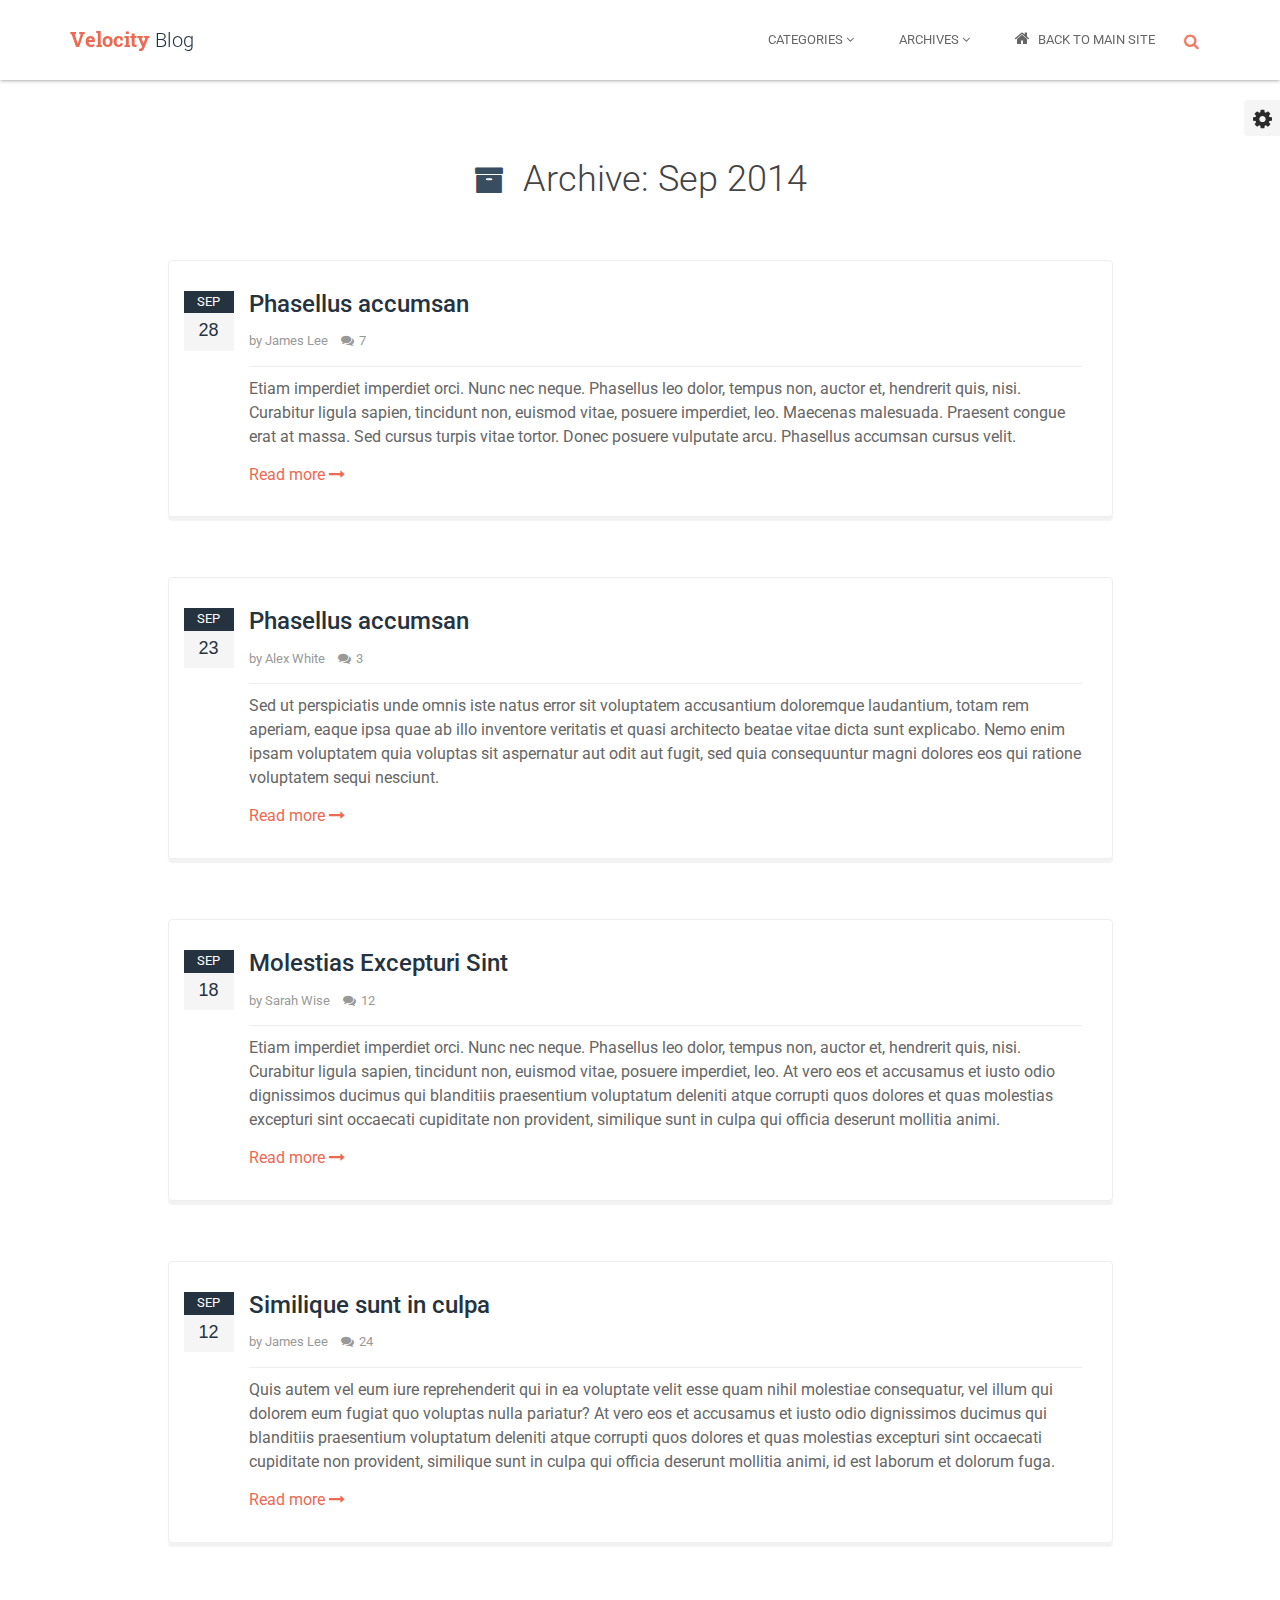
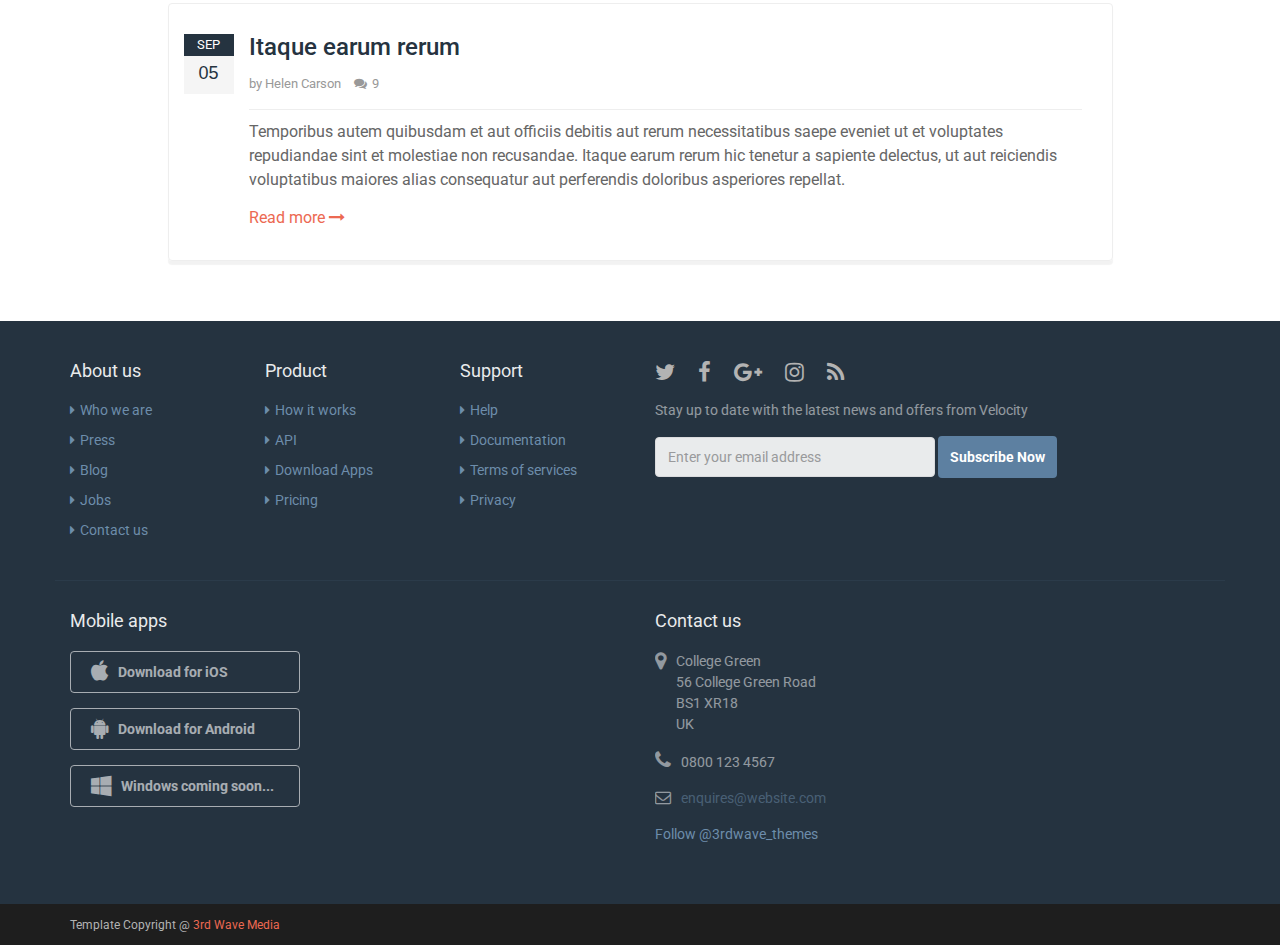
<file: velocity/blog-archive.html>
<!DOCTYPE html>
<!--[if IE 8]> <html lang="en" class="ie8"> <![endif]-->  
<!--[if IE 9]> <html lang="en" class="ie9"> <![endif]-->  
<!--[if !IE]><!--> <html lang="en"> <!--<![endif]-->  
<head>
    <title>Responsive website template for products</title>
    <!-- Meta -->
    <meta charset="utf-8">
    <meta http-equiv="X-UA-Compatible" content="IE=edge">
    <meta name="viewport" content="width=device-width, initial-scale=1.0">
    <meta name="description" content="">
    <meta name="author" content="">    
    <link rel="shortcut icon" href="favicon.ico">  
    <link href='http://fonts.googleapis.com/css?family=Roboto:400,400italic,500,500italic,700,700italic,900,900italic,300italic,300' rel='stylesheet' type='text/css'> 
    <link href='http://fonts.googleapis.com/css?family=Roboto+Slab:400,700,300,100' rel='stylesheet' type='text/css'>
    <!-- Global CSS -->
    <link rel="stylesheet" href="assets/plugins/bootstrap/css/bootstrap.min.css">   
    <!-- Plugins CSS -->    
    <link rel="stylesheet" href="assets/plugins/font-awesome/css/font-awesome.css">
    <link rel="stylesheet" href="assets/plugins/flexslider/flexslider.css">
    <!-- Theme CSS -->
    <link id="theme-style" rel="stylesheet" href="assets/css/styles.css">
    <!-- HTML5 shim and Respond.js for IE8 support of HTML5 elements and media queries -->
    <!--[if lt IE 9]>
      <script src="https://oss.maxcdn.com/html5shiv/3.7.2/html5shiv.min.js"></script>
      <script src="https://oss.maxcdn.com/respond/1.4.2/respond.min.js"></script>
    <![endif]-->
</head> 

<body class="blog-page blog-archive-page">
    <div class="wrapper">
        <!-- ******HEADER****** --> 
        <header class="header header-blog">  
            <div class="container">       
                <h1 class="logo">
                    <a href="blog.html">Velocity <span class="sub">Blog</span></a>
                </h1><!--//logo-->
                <nav class="main-nav navbar-right" role="navigation">
                    <div class="navbar-header">
                        <button class="navbar-toggle" type="button" data-toggle="collapse" data-target="#navbar-collapse">
                            <span class="sr-only">Toggle navigation</span>
                            <span class="icon-bar"></span>
                            <span class="icon-bar"></span>
                            <span class="icon-bar"></span>
                        </button><!--//nav-toggle-->
                    </div><!--//navbar-header-->
                    <div id="navbar-collapse" class="navbar-collapse collapse">
                        <ul class="nav navbar-nav">
                            <li class="nav-item dropdown">
                                <a class="dropdown-toggle" data-toggle="dropdown" data-hover="dropdown" data-delay="0" data-close-others="false" href="#">Categories <i class="fa fa-angle-down"></i></a>
                                <ul class="dropdown-menu">
                                    <li><a href="blog-category.html">Tech</a></li>
                                    <li><a href="blog-category.html">Apps</a></li>
                                    <li><a href="blog-category.html">News</a></li>
                                    <li><a href="blog-category.html">Community</a></li>              
                                </ul>                            
                            </li><!--//dropdown-->
                            <li class="nav-item dropdown">
                                <a class="dropdown-toggle" data-toggle="dropdown" data-hover="dropdown" data-delay="0" data-close-others="false" href="#">Archives <i class="fa fa-angle-down"></i></a>
                                <ul class="dropdown-menu">
                                    <li><a href="blog-archive.html">Sep 2014 (5)</a></li>
                                    <li><a href="blog-archive.html">Aug 2014 (6)</a></li>
                                    <li><a href="blog-archive.html">July 2014 (3)</a></li>
                                    <li><a href="blog-archive.html">June 2014 (4)</a></li>              
                                </ul>                            
                            </li><!--//dropdown-->
                            <li class="nav-item nav-item-main-site last"><a href="index.html"><i class="fa fa-home"></i> Back to main site</a></li>
                        </ul><!--//nav-->
                        
                        <div class="searchbox-container">
                            <form class="searchbox">
                                <label class="sr-only" for="search-form">Search</label>
                                <input id="search-form" class="form-control searchbox-input" onkeyup="buttonUp();" placeholder="Search the blog..." type="search" value="" name="search-form">
                                <input class="searchbox-submit" type="submit" value="GO">
                                <i class="fa fa-search searchbox-icon"></i>
                            </form>
                        </div><!--//searchbox-container-->                                                
                        
                    </div><!--//navabr-collapse-->
                </nav><!--//main-nav-->         
            </div><!--//container-->
        </header><!--//header-->         
        
        <!-- ******BLOG LIST****** --> 
        <div class="blog blog-category blog-archive container">
            <h2 class="page-title text-center"><i class="fa fa-archive"></i> Archive: Sep 2014</h2>
            <div class="row">
                <div class="blog-list blog-category-list">
                    
                    <article class="post col-md-offset-1 col-sm-offset-0 col-xs-offset-0 col-xs-12 col-md-10">
                        <div class="post-inner">
                            <div class="content">
                                <div class="date-label">
                                    <span class="month">SEP</span>
                                    <span class="date-number">28</span>
                                </div>
                                <h3 class="post-title"><a href="blog-single.html">Phasellus accumsan</a></h3>
                                <div class="meta">
                                    <ul class="meta-list list-inline">                                       
                                    	<li class="post-author"> by <a href="#">James Lee</a></li>
                                    	<li class="post-comments-link">
                                	        <a href="blog-single.html#comment-area"><i class="fa fa-comments"></i>7</a>
                                	    </li>
                                	</ul><!--//meta-list-->                           	
                                </div><!--meta-->                               
                                <div class="post-entry">
                                    <p>Etiam imperdiet imperdiet orci. Nunc nec neque. Phasellus leo dolor, tempus non, auctor et, hendrerit quis, nisi. Curabitur ligula sapien, tincidunt non, euismod vitae, posuere imperdiet, leo. Maecenas malesuada. Praesent congue erat at massa. Sed cursus turpis vitae tortor. Donec posuere vulputate arcu. Phasellus accumsan cursus velit.</p>
                                    <a class="read-more" href="blog-single.html">Read more <i class="fa fa-long-arrow-right"></i></a>
                                </div>                                
                            </div><!--//content-->
                        </div><!--//post-inner-->
                    </article><!--//post-->
                    
                    <article class="post col-md-offset-1 col-sm-offset-0 col-xs-offset-0 col-xs-12 col-md-10">
                        <div class="post-inner">
                            <div class="content">
                                <div class="date-label">
                                    <span class="month">SEP</span>
                                    <span class="date-number">23</span>
                                </div>
                                <h3 class="post-title"><a href="blog-single.html">Phasellus accumsan</a></h3>
                                <div class="meta">
                                    <ul class="meta-list list-inline">                                       
                                    	<li class="post-author"> by <a href="#">Alex White</a></li>
                                    	<li class="post-comments-link">
                                	        <a href="blog-single.html#comment-area"><i class="fa fa-comments"></i>3</a>
                                	    </li>
                                	</ul><!--//meta-list-->                           	
                                </div><!--meta-->                                
                                <div class="post-entry">
                                    <p>Sed ut perspiciatis unde omnis iste natus error sit voluptatem accusantium doloremque laudantium, totam rem aperiam, eaque ipsa quae ab illo inventore veritatis et quasi architecto beatae vitae dicta sunt explicabo. Nemo enim ipsam voluptatem quia voluptas sit aspernatur aut odit aut fugit, sed quia consequuntur magni dolores eos qui ratione voluptatem sequi nesciunt.</p>
                                    <a class="read-more" href="blog-single.html">Read more <i class="fa fa-long-arrow-right"></i></a>
                                </div>                                
                            </div><!--//content-->
                        </div><!--//post-inner-->
                    </article><!--//post-->
                    
                    <article class="post col-md-offset-1 col-sm-offset-0 col-xs-offset-0 col-xs-12 col-md-10">
                        <div class="post-inner">
                            <div class="content">
                               <div class="date-label">
                                    <span class="month">SEP</span>
                                    <span class="date-number">18</span>
                                </div>                                
                                <h3 class="post-title"><a href="blog-single.html">Molestias Excepturi Sint</a></h3>
                                <div class="meta">
                                    <ul class="meta-list list-inline">                                       
                                    	<li class="post-author"> by <a href="#">Sarah Wise</a></li>
                                    	<li class="post-comments-link">
                                	        <a href="blog-single.html#comment-area"><i class="fa fa-comments"></i>12</a>
                                	    </li>
                                	</ul><!--//meta-list-->                           	
                                </div><!--meta-->
                                
                                <div class="post-entry">
                                    <p>Etiam imperdiet imperdiet orci. Nunc nec neque. Phasellus leo dolor, tempus non, auctor et, hendrerit quis, nisi. Curabitur ligula sapien, tincidunt non, euismod vitae, posuere imperdiet, leo. At vero eos et accusamus et iusto odio dignissimos ducimus qui blanditiis praesentium voluptatum deleniti atque corrupti quos dolores et quas molestias excepturi sint occaecati cupiditate non provident, similique sunt in culpa qui officia deserunt mollitia animi.</p>
                                    <a class="read-more" href="blog-single.html">Read more <i class="fa fa-long-arrow-right"></i></a>
                                </div>                                
                            </div><!--//content-->
                        </div><!--//post-inner-->
                    </article><!--//post-->
                    
                    <article class="post col-md-offset-1 col-sm-offset-0 col-xs-offset-0 col-xs-12 col-md-10">
                        <div class="post-inner">
                            <div class="content">
                                <div class="date-label">
                                    <span class="month">SEP</span>
                                    <span class="date-number">12</span>
                                </div>
                                <h3 class="post-title"><a href="blog-single.html">Similique sunt in culpa</a></h3>
                                <div class="meta">
                                    <ul class="meta-list list-inline">
                                    	<li class="post-author"> by <a href="#">James Lee</a></li>
                                    	<li class="post-comments-link">
                                	        <a href="blog-single.html#comment-area"><i class="fa fa-comments"></i>24</a>
                                	    </li>
                                	</ul><!--//meta-list-->                           	
                                </div><!--meta-->
                                
                                <div class="post-entry">
                                    <p>Quis autem vel eum iure reprehenderit qui in ea voluptate velit esse quam nihil molestiae consequatur, vel illum qui dolorem eum fugiat quo voluptas nulla pariatur? At vero eos et accusamus et iusto odio dignissimos ducimus qui blanditiis praesentium voluptatum deleniti atque corrupti quos dolores et quas molestias excepturi sint occaecati cupiditate non provident, similique sunt in culpa qui officia deserunt mollitia animi, id est laborum et dolorum fuga.</p>
                                    <a class="read-more" href="blog-single.html">Read more <i class="fa fa-long-arrow-right"></i></a>
                                </div>                                
                            </div><!--//content-->
                        </div><!--//post-inner-->
                    </article><!--//post-->
                    
                    <article class="post col-md-offset-1 col-sm-offset-0 col-xs-offset-0 col-xs-12 col-md-10">
                        <div class="post-inner">
                            <div class="content">
                               <div class="date-label">
                                    <span class="month">SEP</span>
                                    <span class="date-number">05</span>
                                </div>                                
                                <h3 class="post-title"><a href="blog-single.html">Itaque earum rerum</a></h3>
                                <div class="meta">
                                    <ul class="meta-list list-inline">                                       
                                    	<li class="post-author"> by <a href="#">Helen Carson</a></li>
                                    	<li class="post-comments-link">
                                	        <a href="blog-single.html#comment-area"><i class="fa fa-comments"></i>9</a>
                                	    </li>
                                	</ul><!--//meta-list-->                           	
                                </div><!--meta-->
                                
                                <div class="post-entry">
                                    <p>Temporibus autem quibusdam et aut officiis debitis aut rerum necessitatibus saepe eveniet ut et voluptates repudiandae sint et molestiae non recusandae. Itaque earum rerum hic tenetur a sapiente delectus, ut aut reiciendis voluptatibus maiores alias consequatur aut perferendis doloribus asperiores repellat.</p>
                                    <a class="read-more" href="blog-single.html">Read more <i class="fa fa-long-arrow-right"></i></a>
                                </div>                                
                            </div><!--//content-->
                        </div><!--//post-inner-->
                    </article><!--//post-->
                                        
                </div><!--//blog-list-->  
            </div><!--//row-->
        </div><!--//blog-->        
    </div><!--//wrapper-->
    
    <!-- ******FOOTER****** --> 
    <footer class="footer">
        <div class="footer-content">
            <div class="container">
                <div class="row">                    
                    <div class="footer-col links col-md-2 col-sm-4 col-xs-12">
                        <div class="footer-col-inner">
                            <h3 class="title">About us</h3>
                            <ul class="list-unstyled">
                                <li><a href="#"><i class="fa fa-caret-right"></i>Who we are</a></li>
                                <li><a href="#"><i class="fa fa-caret-right"></i>Press</a></li>
                                <li><a href="#"><i class="fa fa-caret-right"></i>Blog</a></li>
                                <li><a href="#"><i class="fa fa-caret-right"></i>Jobs</a></li>
                                <li><a href="#"><i class="fa fa-caret-right"></i>Contact us</a></li>
                            </ul>
                        </div><!--//footer-col-inner-->
                    </div><!--//foooter-col-->    
                    <div class="footer-col links col-md-2 col-sm-4 col-xs-12">
                        <div class="footer-col-inner">
                            <h3 class="title">Product</h3>
                            <ul class="list-unstyled">
                                <li><a href="#"><i class="fa fa-caret-right"></i>How it works</a></li>
                                <li><a href="#"><i class="fa fa-caret-right"></i>API</a></li>
                                <li><a href="#"><i class="fa fa-caret-right"></i>Download Apps</a></li>
                                <li><a href="#"><i class="fa fa-caret-right"></i>Pricing</a></li>
                            </ul>
                        </div><!--//footer-col-inner-->
                    </div><!--//foooter-col-->              
                    <div class="footer-col links col-md-2 col-sm-4 col-xs-12 sm-break">
                        <div class="footer-col-inner">
                            <h3 class="title">Support</h3>
                            <ul class="list-unstyled">
                                <li><a href="#"><i class="fa fa-caret-right"></i>Help</a></li>
                                <li><a href="#"><i class="fa fa-caret-right"></i>Documentation</a></li>
                                <li><a href="#"><i class="fa fa-caret-right"></i>Terms of services</a></li>
                                <li><a href="#"><i class="fa fa-caret-right"></i>Privacy</a></li>
                            </ul>
                        </div><!--//footer-col-inner-->            
                    </div><!--//foooter-col-->   
                    <div class="footer-col connect col-xs-12 col-md-6">
                        <div class="footer-col-inner">
                            <ul class="social list-inline">
                                <li><a href="https://twitter.com/3rdwave_themes" target="_blank"><i class="fa fa-twitter"></i></a></li>
                                <li><a href="#"><i class="fa fa-facebook"></i></a></li>
                                <li><a href="#"><i class="fa fa-google-plus"></i></a></li>
                                <li><a href="#"><i class="fa fa-instagram"></i></a></li>        
                                <li class="row-end"><a href="#"><i class="fa fa-rss"></i></a></li>             
                            </ul>
                            <div class="form-container">
                                <p class="intro">Stay up to date with the latest news and offers from Velocity</p>
                                <form class="signup-form navbar-form">
                                    <div class="form-group">
                                        <input type="text" class="form-control" placeholder="Enter your email address">
                                    </div>   
                                    <button type="submit" class="btn btn-cta btn-cta-primary">Subscribe Now</button>                                 
                                </form>                               
                            </div><!--//subscription-form-->
                        </div><!--//footer-col-inner-->
                    </div><!--//foooter-col-->
                    <div class="clearfix"></div> 
                </div><!--//row-->
                <div class="row has-divider">
                    <div class="footer-col download col-xs-12 col-md-6">
                        <div class="footer-col-inner">
                            <h3 class="title">Mobile apps</h3>
                            <ul class="list-unstyled download-list">
                                <li><a class="btn btn-ghost" href="#"><i class="fa fa-apple"></i><span class="text">Download for iOS</span> </a></li>
                                <li><a class="btn btn-ghost" href="#"><i class="fa fa-android"></i><span class="text">Download for Android</span></a></li>
                                <li><a class="btn btn-ghost" href="#"><i class="fa fa-windows"></i><span class="text">Windows coming soon...</span></a></li>
                            </ul>
                        </div><!--//footer-col-inner-->
                    </div><!--//download-->
                    <div class="footer-col contact col-xs-12 col-md-6">
                        <div class="footer-col-inner">
                            <h3 class="title">Contact us</h3>                          
                            <p class="adr clearfix">
                                <i class="fa fa-map-marker pull-left"></i>        
                                <span class="adr-group pull-left">       
                                    <span class="street-address">College Green</span><br>
                                    <span class="region">56 College Green Road</span><br>
                                    <span class="postal-code">BS1 XR18</span><br>
                                    <span class="country-name">UK</span>
                                </span>
                            </p>
                            <p class="tel"><i class="fa fa-phone"></i>0800 123 4567</p>
                            <p class="email"><i class="fa fa-envelope-o"></i><a href="#">enquires@website.com</a></p> 
                            <a href="https://twitter.com/3rdwave_themes" class="twitter-follow-button" data-show-count="false">Follow @3rdwave_themes</a>
<script>!function(d,s,id){var js,fjs=d.getElementsByTagName(s)[0],p=/^http:/.test(d.location)?'http':'https';if(!d.getElementById(id)){js=d.createElement(s);js.id=id;js.src=p+'://platform.twitter.com/widgets.js';fjs.parentNode.insertBefore(js,fjs);}}(document, 'script', 'twitter-wjs');</script>                        
                        </div><!--//footer-col-inner-->
                    </div><!--//contact-->
                </div>
            </div><!--//container-->
        </div><!--//footer-content-->
        <div class="bottom-bar">
            <div class="container">
                <small class="copyright">Template Copyright @ <a href="http://themes.3rdwavemedia.com/" target="_blank">3rd Wave Media</a></small>                
            </div><!--//container-->
        </div><!--//bottom-bar-->
    </footer><!--//footer-->
    
    <!-- Video Modal -->
    <div class="modal modal-video" id="modal-video" tabindex="-1" role="dialog" aria-labelledby="videoModalLabel" aria-hidden="true">
        <div class="modal-dialog">
            <div class="modal-content">
                <div class="modal-header">
                    <button type="button" class="close" data-dismiss="modal" aria-hidden="true">&times;</button>
                    <h4 id="videoModalLabel" class="modal-title sr-only">Video Tour</h4>
                </div>
                <div class="modal-body">
                    <div class="video-container">
                        <iframe src="//player.vimeo.com/video/28872840?color=ffffff&amp;wmode=transparent" width="720" height="405" frameborder="0" webkitallowfullscreen mozallowfullscreen allowfullscreen></iframe>
                    </div><!--//video-container-->
                </div><!--//modal-body-->
            </div><!--//modal-content-->
        </div><!--//modal-dialog-->
    </div><!--//modal-->
    
    <!-- *****CONFIGURE STYLE****** -->  
    <div class="config-wrapper">
        <div class="config-wrapper-inner">
            <a id="config-trigger" class="config-trigger" href="#"><i class="fa fa-cog"></i></a>
            <div id="config-panel" class="config-panel">
                <h5>Choose Colour</h5>
                <ul id="color-options" class="list-unstyled list-inline">
                    <li class="theme-1 active" ><a data-style="assets/css/styles.css" href="#"></a></li>
                    <li class="theme-2"><a data-style="assets/css/styles-2.css" href="#"></a></li>
                    <li class="theme-3"><a data-style="assets/css/styles-3.css" href="#"></a></li>
                    <li class="theme-4"><a data-style="assets/css/styles-4.css" href="#"></a></li>                   
                    <li class="theme-5"><a data-style="assets/css/styles-5.css" href="#"></a></li>                     
                    <li class="theme-6"><a data-style="assets/css/styles-6.css" href="#"></a></li>
                    <li class="theme-7"><a data-style="assets/css/styles-7.css" href="#"></a></li>
                    <li class="theme-8"><a data-style="assets/css/styles-8.css" href="#"></a></li>                    
                    <li class="theme-9"><a data-style="assets/css/styles-9.css" href="#"></a></li>
                    <li class="theme-10"><a data-style="assets/css/styles-10.css" href="#"></a></li>
                </ul><!--//color-options-->
                <a id="config-close" class="close" href="#"><i class="fa fa-times-circle"></i></a>
            </div><!--//configure-panel-->
        </div><!--//config-wrapper-inner-->
    </div><!--//config-wrapper-->
 
    <!-- Javascript -->          
    <script type="text/javascript" src="assets/plugins/jquery-1.12.3.min.js"></script>
    <script type="text/javascript" src="assets/plugins/bootstrap/js/bootstrap.min.js"></script> 
    <script type="text/javascript" src="assets/plugins/bootstrap-hover-dropdown.min.js"></script>
    <script type="text/javascript" src="assets/plugins/back-to-top.js"></script>
    <script type="text/javascript" src="assets/plugins/jquery-placeholder/jquery.placeholder.js"></script>
    <script type="text/javascript" src="assets/plugins/FitVids/jquery.fitvids.js"></script>
    <script type="text/javascript" src="assets/plugins/flexslider/jquery.flexslider-min.js"></script> 
             
    <!-- blog specific js starts -->
    <script type="text/javascript" src="assets/plugins/imagesloaded/imagesloaded.pkgd.min.js"></script>     
    <script type="text/javascript" src="assets/plugins/masonry.pkgd.min.js"></script> 
    <script type="text/javascript" src="assets/js/blog.js"></script>
    <!-- blog specific js ends -->    
    
    <script type="text/javascript" src="assets/js/main.js"></script>
    
            
</body>
</html>
</file>
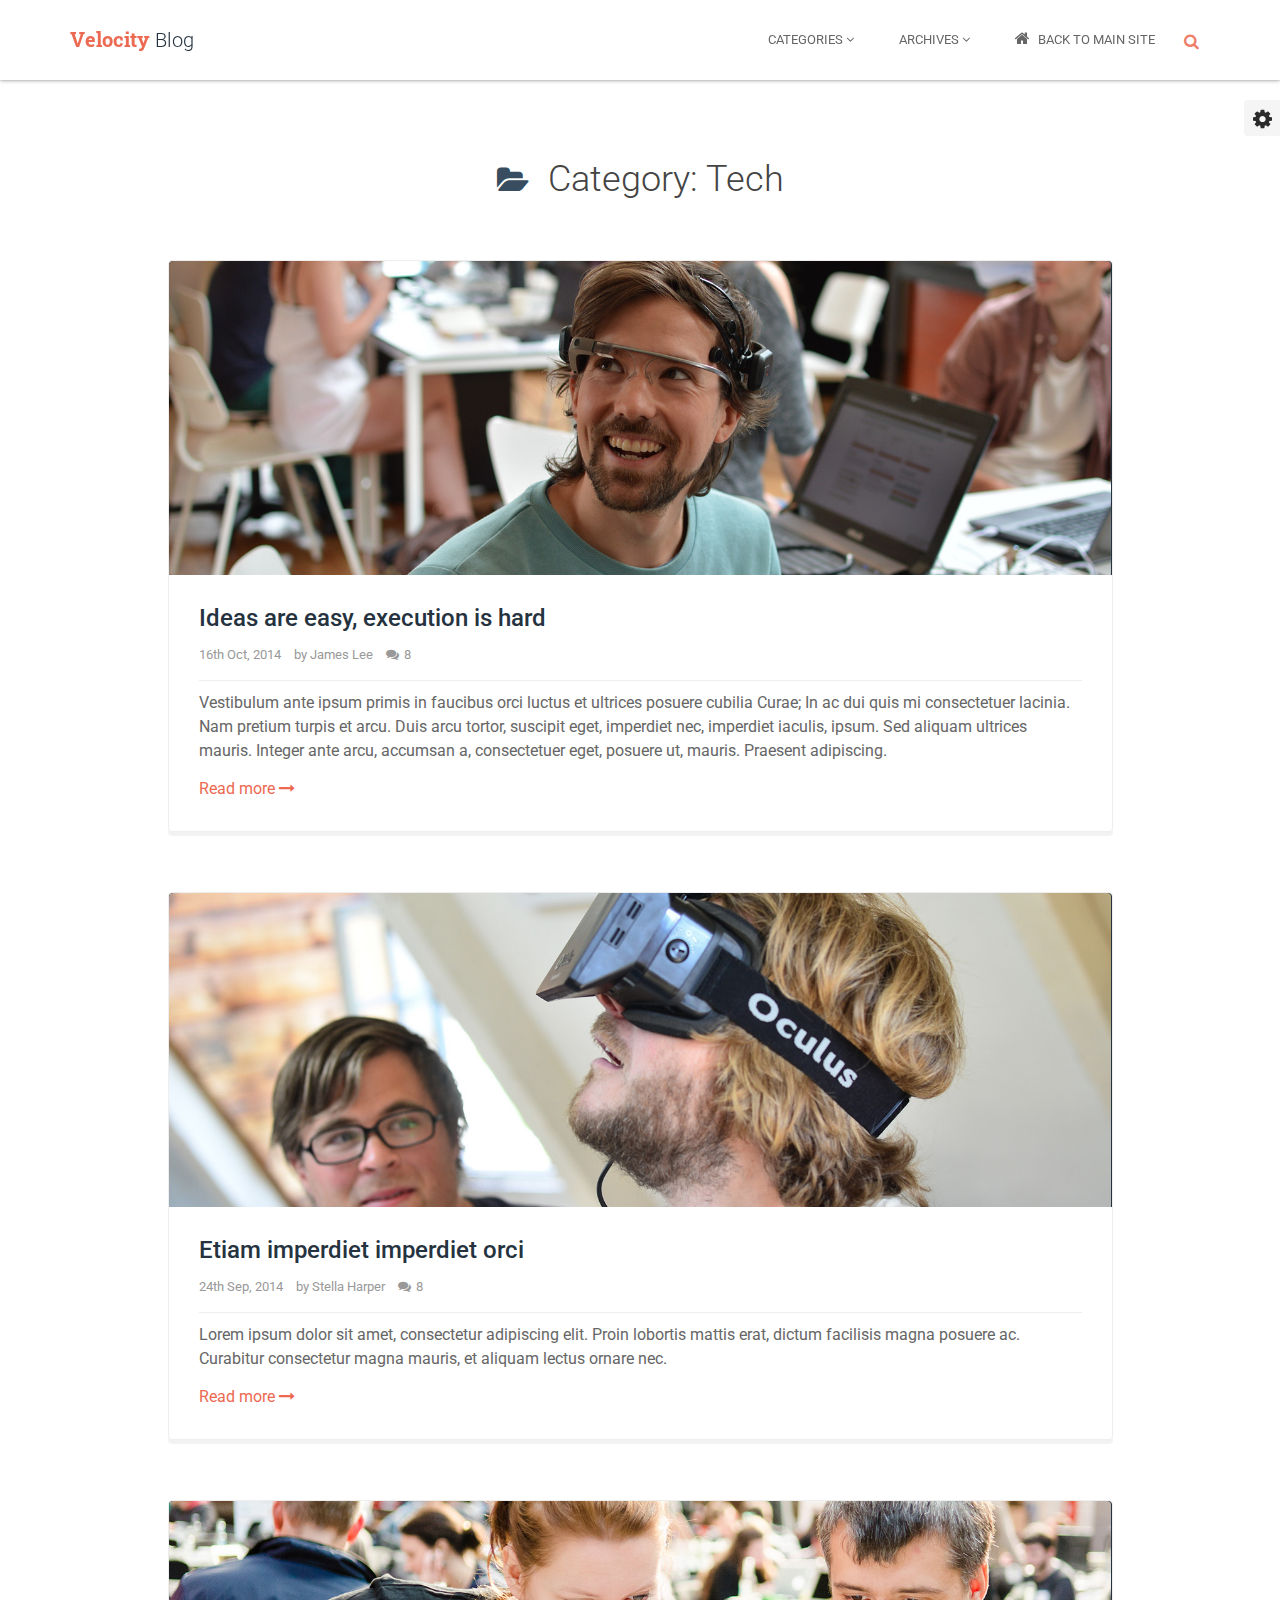
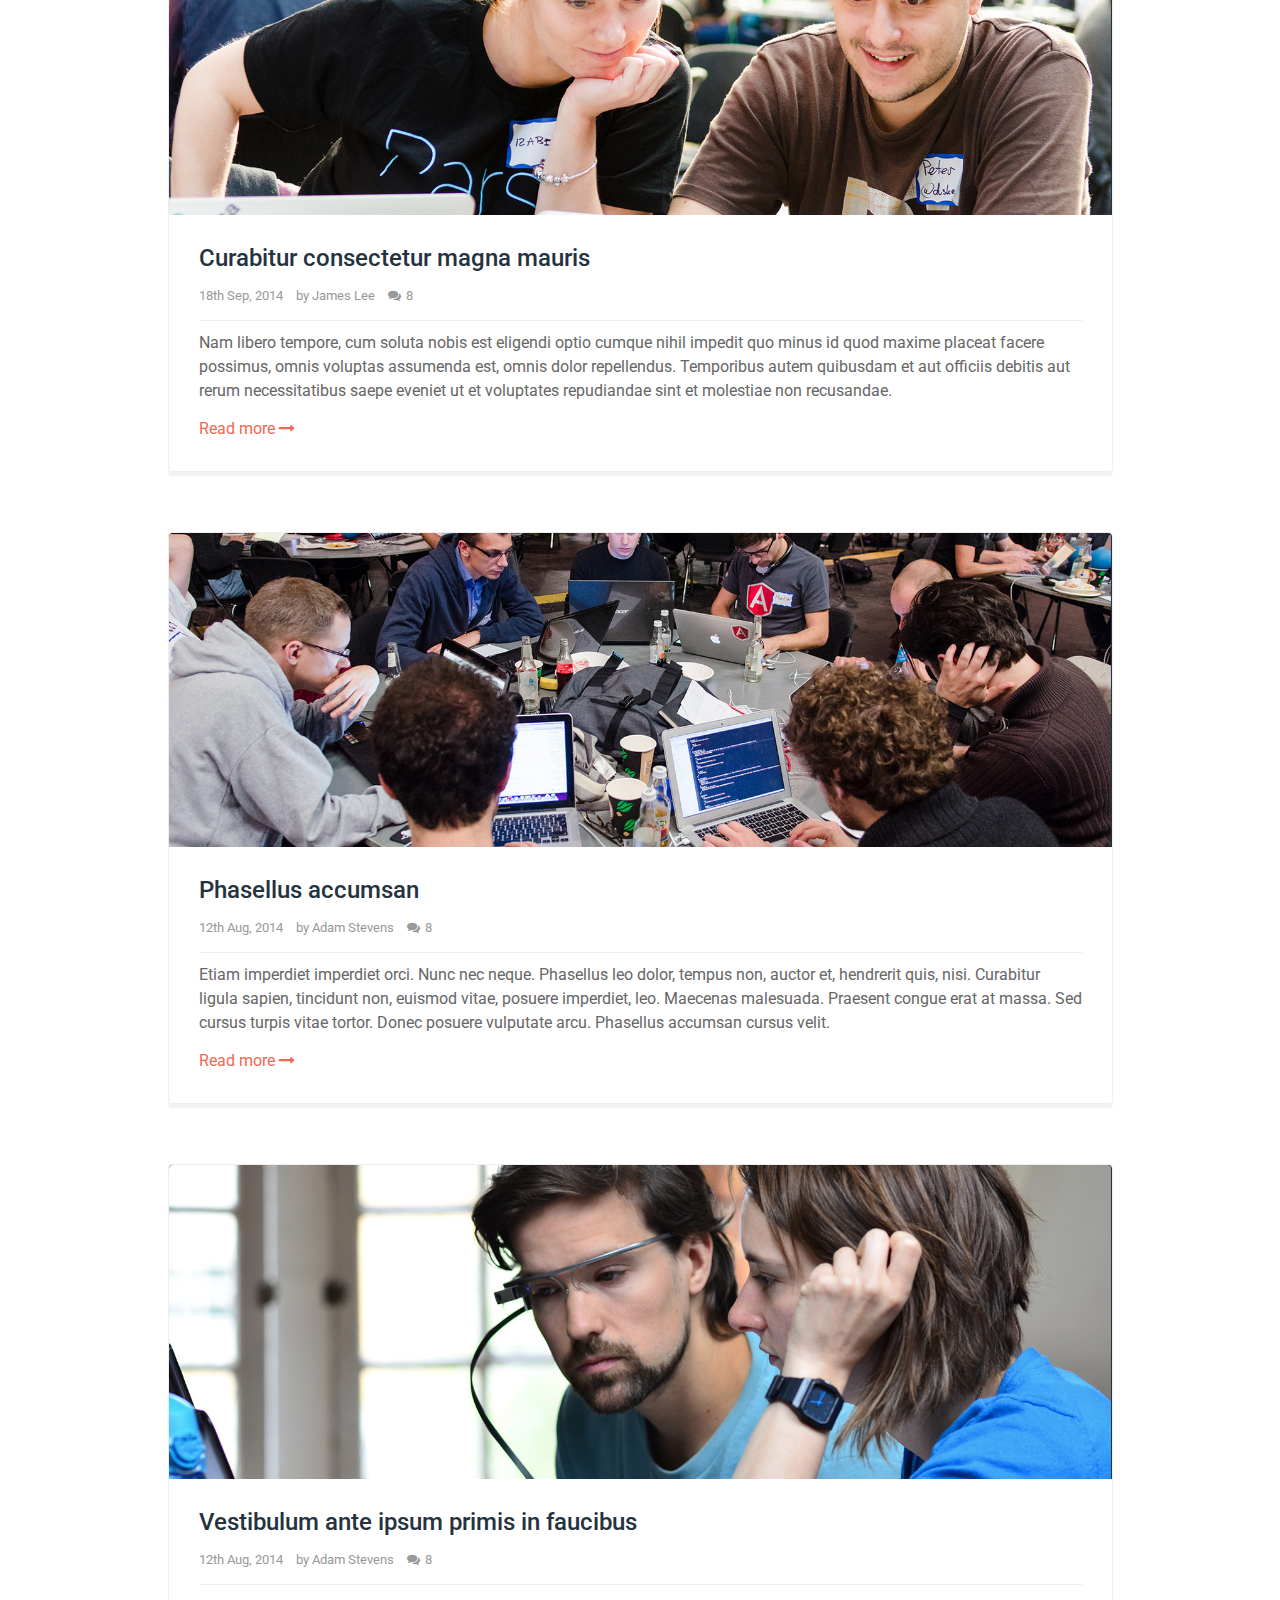
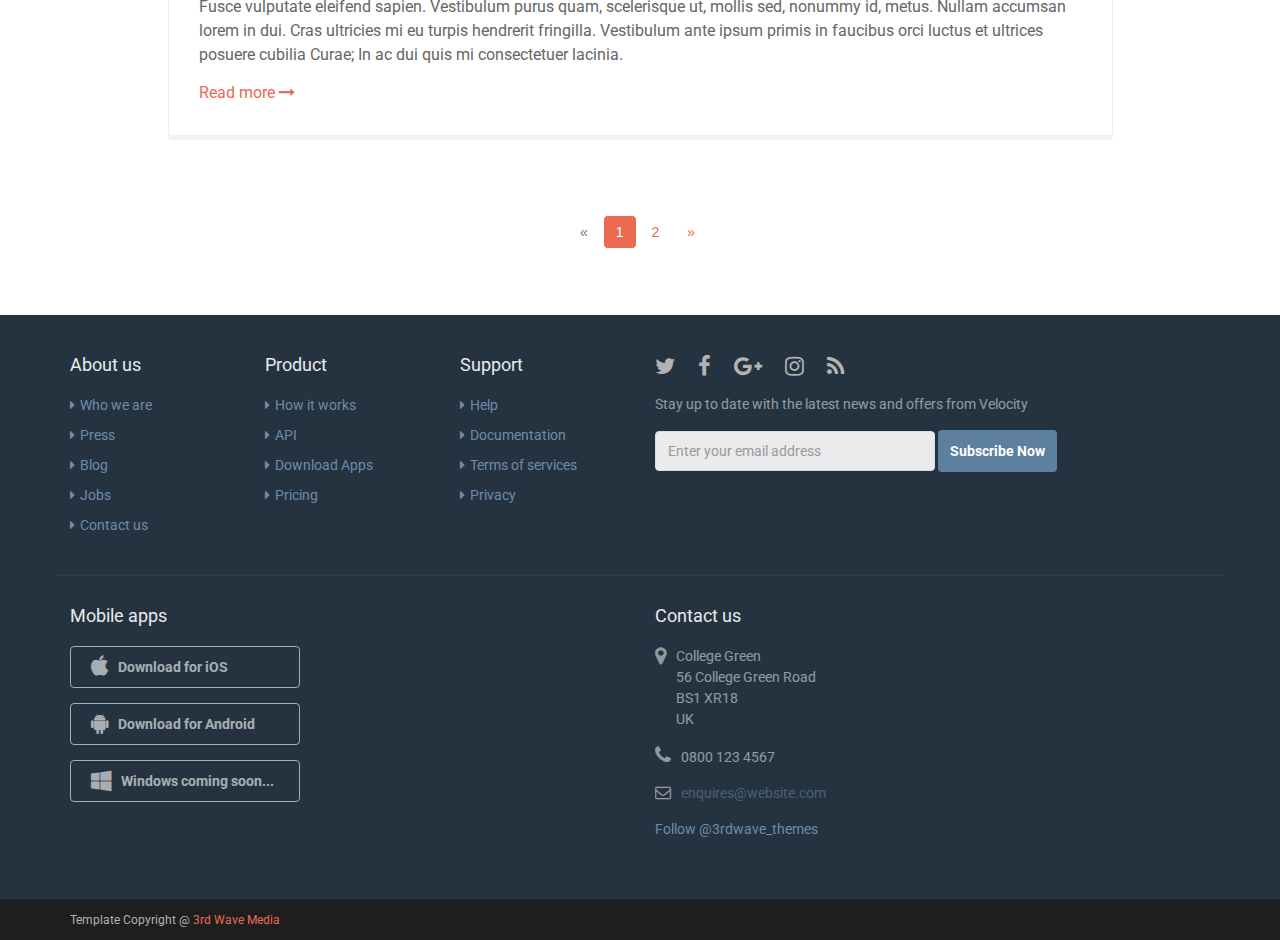
<file: velocity/blog-category.html>
<!DOCTYPE html>
<!--[if IE 8]> <html lang="en" class="ie8"> <![endif]-->  
<!--[if IE 9]> <html lang="en" class="ie9"> <![endif]-->  
<!--[if !IE]><!--> <html lang="en"> <!--<![endif]-->  
<head>
    <title>Responsive website template for products</title>
    <!-- Meta -->
    <meta charset="utf-8">
    <meta http-equiv="X-UA-Compatible" content="IE=edge">
    <meta name="viewport" content="width=device-width, initial-scale=1.0">
    <meta name="description" content="">
    <meta name="author" content="">    
    <link rel="shortcut icon" href="favicon.ico">  
    <link href='http://fonts.googleapis.com/css?family=Roboto:400,400italic,500,500italic,700,700italic,900,900italic,300italic,300' rel='stylesheet' type='text/css'> 
    <link href='http://fonts.googleapis.com/css?family=Roboto+Slab:400,700,300,100' rel='stylesheet' type='text/css'>
    <!-- Global CSS -->
    <link rel="stylesheet" href="assets/plugins/bootstrap/css/bootstrap.min.css">   
    <!-- Plugins CSS -->    
    <link rel="stylesheet" href="assets/plugins/font-awesome/css/font-awesome.css">
    <link rel="stylesheet" href="assets/plugins/flexslider/flexslider.css">
    <!-- Theme CSS -->
    <link id="theme-style" rel="stylesheet" href="assets/css/styles.css">
    <!-- HTML5 shim and Respond.js for IE8 support of HTML5 elements and media queries -->
    <!--[if lt IE 9]>
      <script src="https://oss.maxcdn.com/html5shiv/3.7.2/html5shiv.min.js"></script>
      <script src="https://oss.maxcdn.com/respond/1.4.2/respond.min.js"></script>
    <![endif]-->
    
</head> 

<body class="blog-page blog-category-page">
    <div class="wrapper">
        <!-- ******HEADER****** --> 
        <header class="header header-blog">  
            <div class="container">       
                <h1 class="logo">
                    <a href="blog.html">Velocity <span class="sub">Blog</span></a>
                </h1><!--//logo-->
                <nav class="main-nav navbar-right" role="navigation">
                    <div class="navbar-header">
                        <button class="navbar-toggle" type="button" data-toggle="collapse" data-target="#navbar-collapse">
                            <span class="sr-only">Toggle navigation</span>
                            <span class="icon-bar"></span>
                            <span class="icon-bar"></span>
                            <span class="icon-bar"></span>
                        </button><!--//nav-toggle-->
                    </div><!--//navbar-header-->
                    <div id="navbar-collapse" class="navbar-collapse collapse">
                        <ul class="nav navbar-nav">
                            <li class="nav-item dropdown">
                                <a class="dropdown-toggle" data-toggle="dropdown" data-hover="dropdown" data-delay="0" data-close-others="false" href="#">Categories <i class="fa fa-angle-down"></i></a>
                                <ul class="dropdown-menu">
                                    <li><a href="blog-category.html">Tech</a></li>
                                    <li><a href="blog-category.html">Apps</a></li>
                                    <li><a href="blog-category.html">News</a></li>
                                    <li><a href="blog-category.html">Community</a></li>              
                                </ul>                            
                            </li><!--//dropdown-->
                            <li class="nav-item dropdown">
                                <a class="dropdown-toggle" data-toggle="dropdown" data-hover="dropdown" data-delay="0" data-close-others="false" href="#">Archives <i class="fa fa-angle-down"></i></a>
                                <ul class="dropdown-menu">
                                    <li><a href="blog-archive.html">Sep 2014 (5)</a></li>
                                    <li><a href="blog-archive.html">Aug 2014 (6)</a></li>
                                    <li><a href="blog-archive.html">July 2014 (3)</a></li>
                                    <li><a href="blog-archive.html">June 2014 (4)</a></li>              
                                </ul>                            
                            </li><!--//dropdown-->
                            <li class="nav-item nav-item-main-site last"><a href="index.html"><i class="fa fa-home"></i> Back to main site</a></li>
                        </ul><!--//nav-->
                        
                        <div class="searchbox-container">
                            <form class="searchbox">
                                <label class="sr-only" for="search-form">Search</label>
                                <input id="search-form" class="form-control searchbox-input" onkeyup="buttonUp();" placeholder="Search the blog..." type="search" value="" name="search-form">
                                <input class="searchbox-submit" type="submit" value="GO">
                                <i class="fa fa-search searchbox-icon"></i>
                            </form>
                        </div><!--//searchbox-container-->                                                
                        
                    </div><!--//navabr-collapse-->
                </nav><!--//main-nav-->         
            </div><!--//container-->
        </header><!--//header-->       
        
        <!-- ******BLOG LIST****** --> 
        <div class="blog blog-category container">
            <h2 class="page-title text-center"><i class="fa fa-folder-open"></i> Category: Tech</h2>
            <div class="row">
                <div class="blog-list blog-category-list">
                    <article class="post col-md-offset-1 col-sm-offset-0 col-xs-offset-0 col-xs-12 col-md-10">
                        <div class="post-inner">
                            <figure class="post-thumb">
                                <a href="blog-single.html"><img class="img-responsive" src="assets/images/blog/post-1.jpg" alt="" /></a>                                
                            </figure><!--//post-thumb-->
                            <div class="content">
                                <h3 class="post-title"><a href="blog-single.html">Ideas are easy, execution is hard</a></h3>
                                <div class="meta">
                                    <ul class="meta-list list-inline">                                       
                                    	<li class="post-time">16th Oct, 2014</li>
                                    	<li class="post-author"> by <a href="#">James Lee</a></li>
                                    	<li class="post-comments-link">
                                	        <a href="blog-single.html#comment-area"><i class="fa fa-comments"></i>8</a>
                                	    </li>
                                	</ul><!--//meta-list-->                           	
                                </div><!--meta-->
                                <div class="post-entry">
                                    <p>Vestibulum ante ipsum primis in faucibus orci luctus et ultrices posuere cubilia Curae; In ac dui quis mi consectetuer lacinia. Nam pretium turpis et arcu. Duis arcu tortor, suscipit eget, imperdiet nec, imperdiet iaculis, ipsum. Sed aliquam ultrices mauris. Integer ante arcu, accumsan a, consectetuer eget, posuere ut, mauris. Praesent adipiscing. </p>
                                    <a class="read-more" href="blog-single.html">Read more <i class="fa fa-long-arrow-right"></i></a>
                                </div>                                
                            </div><!--//content-->
                        </div><!--//post-inner-->
                    </article><!--//post-->
                    
                    <article class="post col-md-offset-1 col-sm-offset-0 col-xs-offset-0 col-xs-12 col-md-10">
                        <div class="post-inner">
                            <figure class="post-thumb">
                                <a href="blog-single.html"><img class="img-responsive" src="assets/images/blog/post-6.jpg" alt="" /></a>                                
                            </figure><!--//post-thumb-->
                            <div class="content">
                                <h3 class="post-title"><a href="blog-single.html">Etiam imperdiet imperdiet orci</a></h3>
                                <div class="meta">
                                    <ul class="meta-list list-inline">                                       
                                    	<li class="post-time">24th Sep, 2014</li>
                                    	<li class="post-author"> by <a href="#">Stella	Harper</a></li>
                                    	<li class="post-comments-link">
                                	        <a href="blog-single.html#comment-area"><i class="fa fa-comments"></i>8</a>
                                	    </li>
                                	</ul><!--//meta-list-->                           	
                                </div><!--meta-->
                                <div class="post-entry">
                                    <p>Lorem ipsum dolor sit amet, consectetur adipiscing elit. Proin lobortis mattis erat, dictum facilisis magna posuere ac. Curabitur consectetur magna mauris, et aliquam lectus ornare nec.</p>
                                    <a class="read-more" href="blog-single.html">Read more <i class="fa fa-long-arrow-right"></i></a>
                                </div>                                
                            </div><!--//content-->
                        </div><!--//post-inner-->
                    </article><!--//post-->
                    
                    <article class="post col-md-offset-1 col-sm-offset-0 col-xs-offset-0 col-xs-12 col-md-10">
                        <div class="post-inner">
                            <figure class="post-thumb">
                                <a href="blog-single.html"><img class="img-responsive" src="assets/images/blog/post-9.jpg" alt="" /></a>                                
                            </figure><!--//post-thumb-->
                            <div class="content">
                                <h3 class="post-title"><a href="blog-single.html">Curabitur consectetur magna mauris</a></h3>
                                <div class="meta">
                                    <ul class="meta-list list-inline">                                       
                                    	<li class="post-time">18th Sep, 2014</li>
                                    	<li class="post-author"> by <a href="#">James Lee</a></li>
                                    	<li class="post-comments-link">
                                	        <a href="blog-single.html#comment-area"><i class="fa fa-comments"></i>8</a>
                                	    </li>
                                	</ul><!--//meta-list-->                           	
                                </div><!--meta-->
                                <div class="post-entry">
                                    <p>Nam libero tempore, cum soluta nobis est eligendi optio cumque nihil impedit quo minus id quod maxime placeat facere possimus, omnis voluptas assumenda est, omnis dolor repellendus. Temporibus autem quibusdam et aut officiis debitis aut rerum necessitatibus saepe eveniet ut et voluptates repudiandae sint et molestiae non recusandae.</p>
                                    <a class="read-more" href="blog-single.html">Read more <i class="fa fa-long-arrow-right"></i></a>
                                </div>                                
                            </div><!--//content-->
                        </div><!--//post-inner-->
                    </article><!--//post-->
                    
                    <article class="post col-md-offset-1 col-sm-offset-0 col-xs-offset-0 col-xs-12 col-md-10">
                        <div class="post-inner">
                            <figure class="post-thumb">
                                <a href="blog-single.html"><img class="img-responsive" src="assets/images/blog/post-8.jpg" alt="" /></a>                                
                            </figure><!--//post-thumb-->
                            <div class="content">
                                <h3 class="post-title"><a href="blog-single.html">Phasellus accumsan</a></h3>
                                <div class="meta">
                                    <ul class="meta-list list-inline">                                       
                                    	<li class="post-time">12th Aug, 2014</li>
                                    	<li class="post-author"> by <a href="#">Adam Stevens</a></li>
                                    	<li class="post-comments-link">
                                	        <a href="blog-single.html#comment-area"><i class="fa fa-comments"></i>8</a>
                                	    </li>
                                	</ul><!--//meta-list-->                           	
                                </div><!--meta-->
                                <div class="post-entry">
                                    <p>Etiam imperdiet imperdiet orci. Nunc nec neque. Phasellus leo dolor, tempus non, auctor et, hendrerit quis, nisi. Curabitur ligula sapien, tincidunt non, euismod vitae, posuere imperdiet, leo. Maecenas malesuada. Praesent congue erat at massa. Sed cursus turpis vitae tortor. Donec posuere vulputate arcu. Phasellus accumsan cursus velit.</p>
                                    <a class="read-more" href="blog-single.html">Read more <i class="fa fa-long-arrow-right"></i></a>
                                </div>                                
                            </div><!--//content-->
                        </div><!--//post-inner-->
                    </article><!--//post-->
                    
                    <article class="post col-md-offset-1 col-sm-offset-0 col-xs-offset-0 col-xs-12 col-md-10">
                        <div class="post-inner">
                            <figure class="post-thumb">
                                <a href="blog-single.html"><img class="img-responsive" src="assets/images/blog/post-7.jpg" alt="" /></a>                                
                            </figure><!--//post-thumb-->
                            <div class="content">
                                <h3 class="post-title"><a href="blog-single.html">Vestibulum ante ipsum primis in faucibus</a></h3>
                                <div class="meta">
                                    <ul class="meta-list list-inline">                                       
                                    	<li class="post-time">12th Aug, 2014</li>
                                    	<li class="post-author"> by <a href="#">Adam Stevens</a></li>
                                    	<li class="post-comments-link">
                                	        <a href="blog-single.html#comment-area"><i class="fa fa-comments"></i>8</a>
                                	    </li>
                                	</ul><!--//meta-list-->                           	
                                </div><!--meta-->
                                <div class="post-entry">
                                    <p>Fusce vulputate eleifend sapien. Vestibulum purus quam, scelerisque ut, mollis sed, nonummy id, metus. Nullam accumsan lorem in dui. Cras ultricies mi eu turpis hendrerit fringilla. Vestibulum ante ipsum primis in faucibus orci luctus et ultrices posuere cubilia Curae; In ac dui quis mi consectetuer lacinia.</p>
                                    <a class="read-more" href="blog-single.html">Read more <i class="fa fa-long-arrow-right"></i></a>
                                </div>                                
                            </div><!--//content-->
                        </div><!--//post-inner-->
                    </article><!--//post-->
                                        
                </div><!--//blog-list-->  
            </div><!--//row-->
            <div class="pagination-container text-center">
                <ul class="pagination">
                    <li class="disabled"><a href="#">&laquo;</a></li>
                    <li class="active"><a href="#">1<span class="sr-only">(current)</span></a></li>
                    <li><a href="#">2</a></li>
                    <li><a href="#">&raquo;</a></li>
                </ul><!--//pagination-->
            </div><!--//pagination-container-->
        </div><!--//blog-->        
    </div><!--//wrapper-->
    
    <!-- ******FOOTER****** --> 
    <footer class="footer">
        <div class="footer-content">
            <div class="container">
                <div class="row">                    
                    <div class="footer-col links col-md-2 col-sm-4 col-xs-12">
                        <div class="footer-col-inner">
                            <h3 class="title">About us</h3>
                            <ul class="list-unstyled">
                                <li><a href="#"><i class="fa fa-caret-right"></i>Who we are</a></li>
                                <li><a href="#"><i class="fa fa-caret-right"></i>Press</a></li>
                                <li><a href="#"><i class="fa fa-caret-right"></i>Blog</a></li>
                                <li><a href="#"><i class="fa fa-caret-right"></i>Jobs</a></li>
                                <li><a href="#"><i class="fa fa-caret-right"></i>Contact us</a></li>
                            </ul>
                        </div><!--//footer-col-inner-->
                    </div><!--//foooter-col-->    
                    <div class="footer-col links col-md-2 col-sm-4 col-xs-12">
                        <div class="footer-col-inner">
                            <h3 class="title">Product</h3>
                            <ul class="list-unstyled">
                                <li><a href="#"><i class="fa fa-caret-right"></i>How it works</a></li>
                                <li><a href="#"><i class="fa fa-caret-right"></i>API</a></li>
                                <li><a href="#"><i class="fa fa-caret-right"></i>Download Apps</a></li>
                                <li><a href="#"><i class="fa fa-caret-right"></i>Pricing</a></li>
                            </ul>
                        </div><!--//footer-col-inner-->
                    </div><!--//foooter-col-->              
                    <div class="footer-col links col-md-2 col-sm-4 col-xs-12 sm-break">
                        <div class="footer-col-inner">
                            <h3 class="title">Support</h3>
                            <ul class="list-unstyled">
                                <li><a href="#"><i class="fa fa-caret-right"></i>Help</a></li>
                                <li><a href="#"><i class="fa fa-caret-right"></i>Documentation</a></li>
                                <li><a href="#"><i class="fa fa-caret-right"></i>Terms of services</a></li>
                                <li><a href="#"><i class="fa fa-caret-right"></i>Privacy</a></li>
                            </ul>
                        </div><!--//footer-col-inner-->            
                    </div><!--//foooter-col-->   
                    <div class="footer-col connect col-xs-12 col-md-6">
                        <div class="footer-col-inner">
                            <ul class="social list-inline">
                                <li><a href="https://twitter.com/3rdwave_themes" target="_blank"><i class="fa fa-twitter"></i></a></li>
                                <li><a href="#"><i class="fa fa-facebook"></i></a></li>
                                <li><a href="#"><i class="fa fa-google-plus"></i></a></li>
                                <li><a href="#"><i class="fa fa-instagram"></i></a></li>        
                                <li class="row-end"><a href="#"><i class="fa fa-rss"></i></a></li>             
                            </ul>
                            <div class="form-container">
                                <p class="intro">Stay up to date with the latest news and offers from Velocity</p>
                                <form class="signup-form navbar-form">
                                    <div class="form-group">
                                        <input type="text" class="form-control" placeholder="Enter your email address">
                                    </div>   
                                    <button type="submit" class="btn btn-cta btn-cta-primary">Subscribe Now</button>                                 
                                </form>                               
                            </div><!--//subscription-form-->
                        </div><!--//footer-col-inner-->
                    </div><!--//foooter-col-->
                    <div class="clearfix"></div> 
                </div><!--//row-->
                <div class="row has-divider">
                    <div class="footer-col download col-xs-12 col-md-6">
                        <div class="footer-col-inner">
                            <h3 class="title">Mobile apps</h3>
                            <ul class="list-unstyled download-list">
                                <li><a class="btn btn-ghost" href="#"><i class="fa fa-apple"></i><span class="text">Download for iOS</span> </a></li>
                                <li><a class="btn btn-ghost" href="#"><i class="fa fa-android"></i><span class="text">Download for Android</span></a></li>
                                <li><a class="btn btn-ghost" href="#"><i class="fa fa-windows"></i><span class="text">Windows coming soon...</span></a></li>
                            </ul>
                        </div><!--//footer-col-inner-->
                    </div><!--//download-->
                    <div class="footer-col contact col-xs-12 col-md-6">
                        <div class="footer-col-inner">
                            <h3 class="title">Contact us</h3>                          
                            <p class="adr clearfix">
                                <i class="fa fa-map-marker pull-left"></i>        
                                <span class="adr-group pull-left">       
                                    <span class="street-address">College Green</span><br>
                                    <span class="region">56 College Green Road</span><br>
                                    <span class="postal-code">BS1 XR18</span><br>
                                    <span class="country-name">UK</span>
                                </span>
                            </p>
                            <p class="tel"><i class="fa fa-phone"></i>0800 123 4567</p>
                            <p class="email"><i class="fa fa-envelope-o"></i><a href="#">enquires@website.com</a></p> 
                            <a href="https://twitter.com/3rdwave_themes" class="twitter-follow-button" data-show-count="false">Follow @3rdwave_themes</a>
<script>!function(d,s,id){var js,fjs=d.getElementsByTagName(s)[0],p=/^http:/.test(d.location)?'http':'https';if(!d.getElementById(id)){js=d.createElement(s);js.id=id;js.src=p+'://platform.twitter.com/widgets.js';fjs.parentNode.insertBefore(js,fjs);}}(document, 'script', 'twitter-wjs');</script>                        
                        </div><!--//footer-col-inner-->
                    </div><!--//contact-->
                </div>
            </div><!--//container-->
        </div><!--//footer-content-->
        <div class="bottom-bar">
            <div class="container">
                <small class="copyright">Template Copyright @ <a href="http://themes.3rdwavemedia.com/" target="_blank">3rd Wave Media</a></small>                
            </div><!--//container-->
        </div><!--//bottom-bar-->
    </footer><!--//footer-->
    
    <!-- Video Modal -->
    <div class="modal modal-video" id="modal-video" tabindex="-1" role="dialog" aria-labelledby="videoModalLabel" aria-hidden="true">
        <div class="modal-dialog">
            <div class="modal-content">
                <div class="modal-header">
                    <button type="button" class="close" data-dismiss="modal" aria-hidden="true">&times;</button>
                    <h4 id="videoModalLabel" class="modal-title sr-only">Video Tour</h4>
                </div>
                <div class="modal-body">
                    <div class="video-container">
                        <iframe src="//player.vimeo.com/video/28872840?color=ffffff&amp;wmode=transparent" width="720" height="405" frameborder="0" webkitallowfullscreen mozallowfullscreen allowfullscreen></iframe>
                    </div><!--//video-container-->
                </div><!--//modal-body-->
            </div><!--//modal-content-->
        </div><!--//modal-dialog-->
    </div><!--//modal-->
    
    <!-- *****CONFIGURE STYLE****** -->  
    <div class="config-wrapper">
        <div class="config-wrapper-inner">
            <a id="config-trigger" class="config-trigger" href="#"><i class="fa fa-cog"></i></a>
            <div id="config-panel" class="config-panel">
                <h5>Choose Colour</h5>
                <ul id="color-options" class="list-unstyled list-inline">
                    <li class="theme-1 active" ><a data-style="assets/css/styles.css" href="#"></a></li>
                    <li class="theme-2"><a data-style="assets/css/styles-2.css" href="#"></a></li>
                    <li class="theme-3"><a data-style="assets/css/styles-3.css" href="#"></a></li>
                    <li class="theme-4"><a data-style="assets/css/styles-4.css" href="#"></a></li>                   
                    <li class="theme-5"><a data-style="assets/css/styles-5.css" href="#"></a></li>                     
                    <li class="theme-6"><a data-style="assets/css/styles-6.css" href="#"></a></li>
                    <li class="theme-7"><a data-style="assets/css/styles-7.css" href="#"></a></li>
                    <li class="theme-8"><a data-style="assets/css/styles-8.css" href="#"></a></li>                    
                    <li class="theme-9"><a data-style="assets/css/styles-9.css" href="#"></a></li>
                    <li class="theme-10"><a data-style="assets/css/styles-10.css" href="#"></a></li>
                </ul><!--//color-options-->
                <a id="config-close" class="close" href="#"><i class="fa fa-times-circle"></i></a>
            </div><!--//configure-panel-->
        </div><!--//config-wrapper-inner-->
    </div><!--//config-wrapper-->
 
    <!-- Javascript -->          
    <script type="text/javascript" src="assets/plugins/jquery-1.12.3.min.js"></script>
    <script type="text/javascript" src="assets/plugins/bootstrap/js/bootstrap.min.js"></script> 
    <script type="text/javascript" src="assets/plugins/bootstrap-hover-dropdown.min.js"></script>
    <script type="text/javascript" src="assets/plugins/back-to-top.js"></script>
    <script type="text/javascript" src="assets/plugins/jquery-placeholder/jquery.placeholder.js"></script>
    <script type="text/javascript" src="assets/plugins/FitVids/jquery.fitvids.js"></script>   
    <script type="text/javascript" src="assets/plugins/flexslider/jquery.flexslider-min.js"></script>     
      
    <!-- blog specific js starts --> 
    <script type="text/javascript" src="assets/plugins/imagesloaded/imagesloaded.pkgd.min.js"></script>     
    <script type="text/javascript" src="assets/plugins/masonry.pkgd.min.js"></script> 
    <script type="text/javascript" src="assets/js/blog.js"></script>    
    <!-- blog specific js ends --> 
    
    <script type="text/javascript" src="assets/js/main.js"></script>
    
            
</body>
</html>
</file>
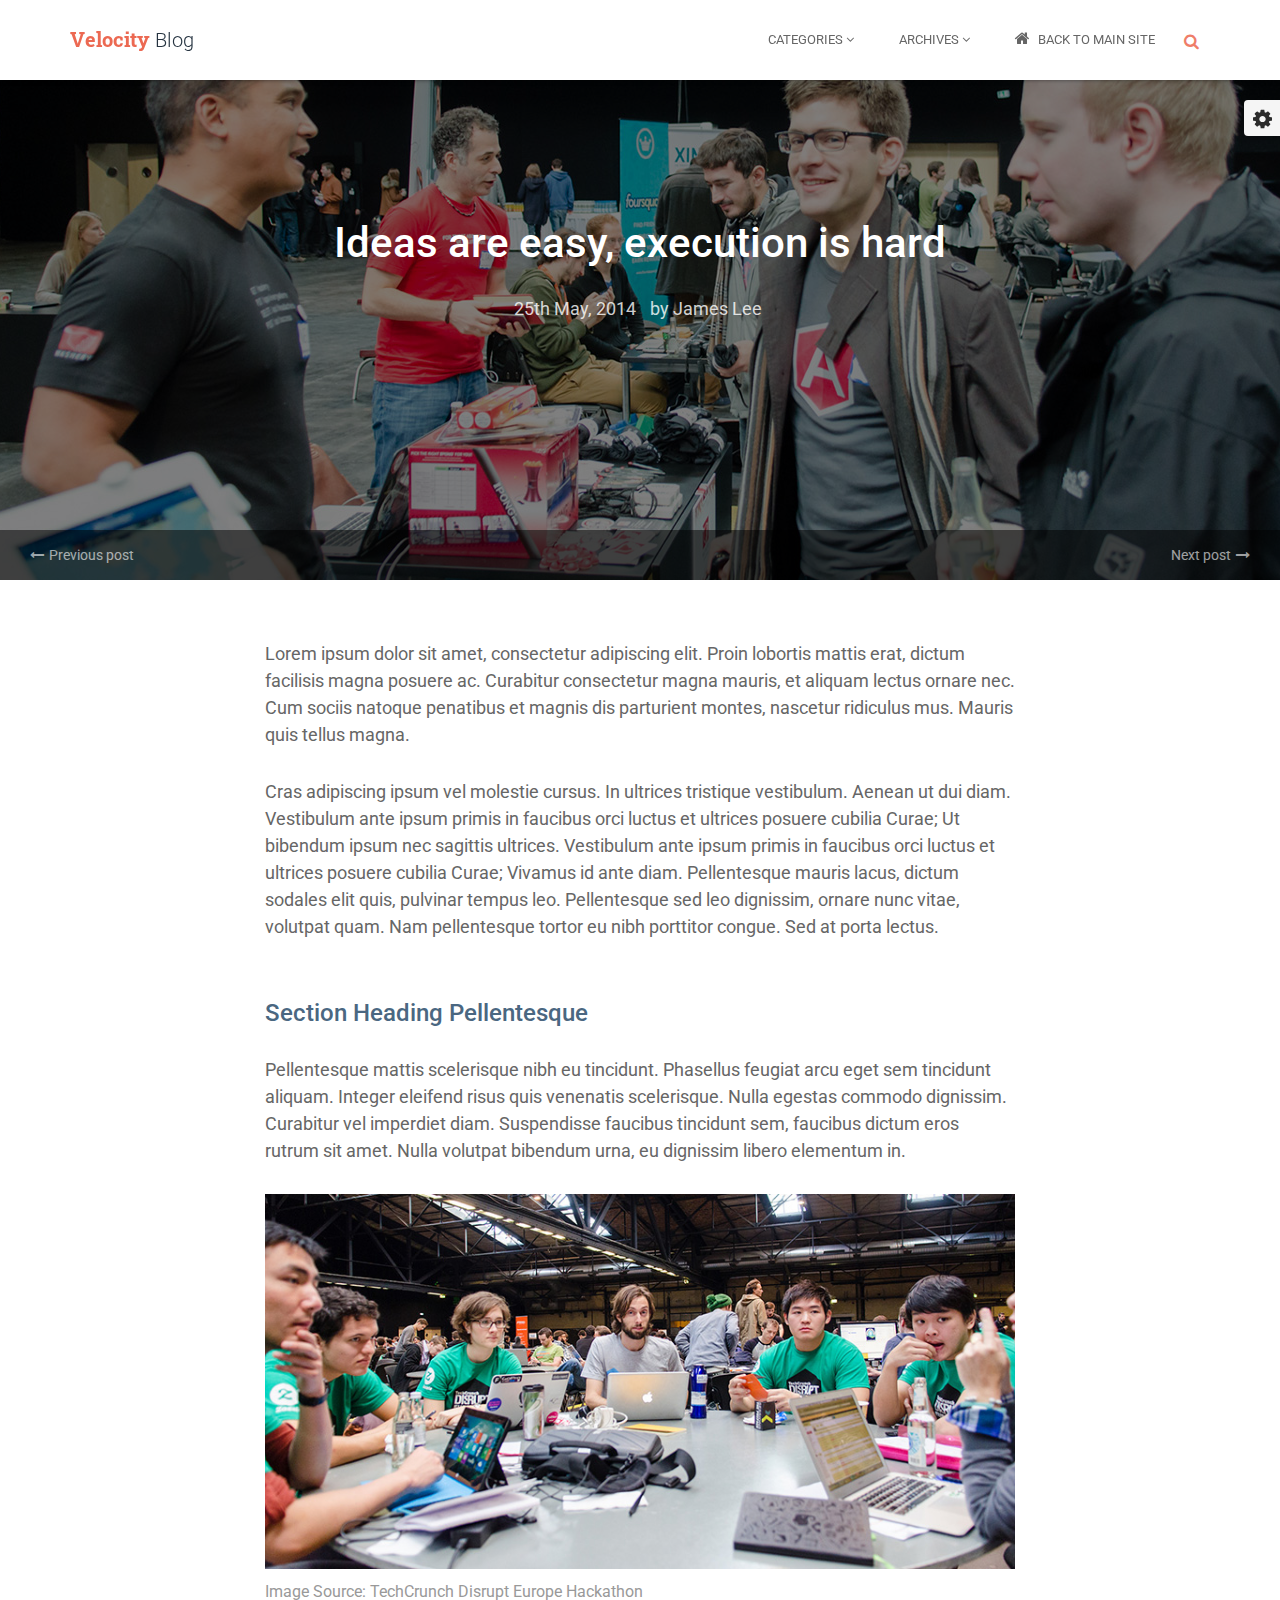
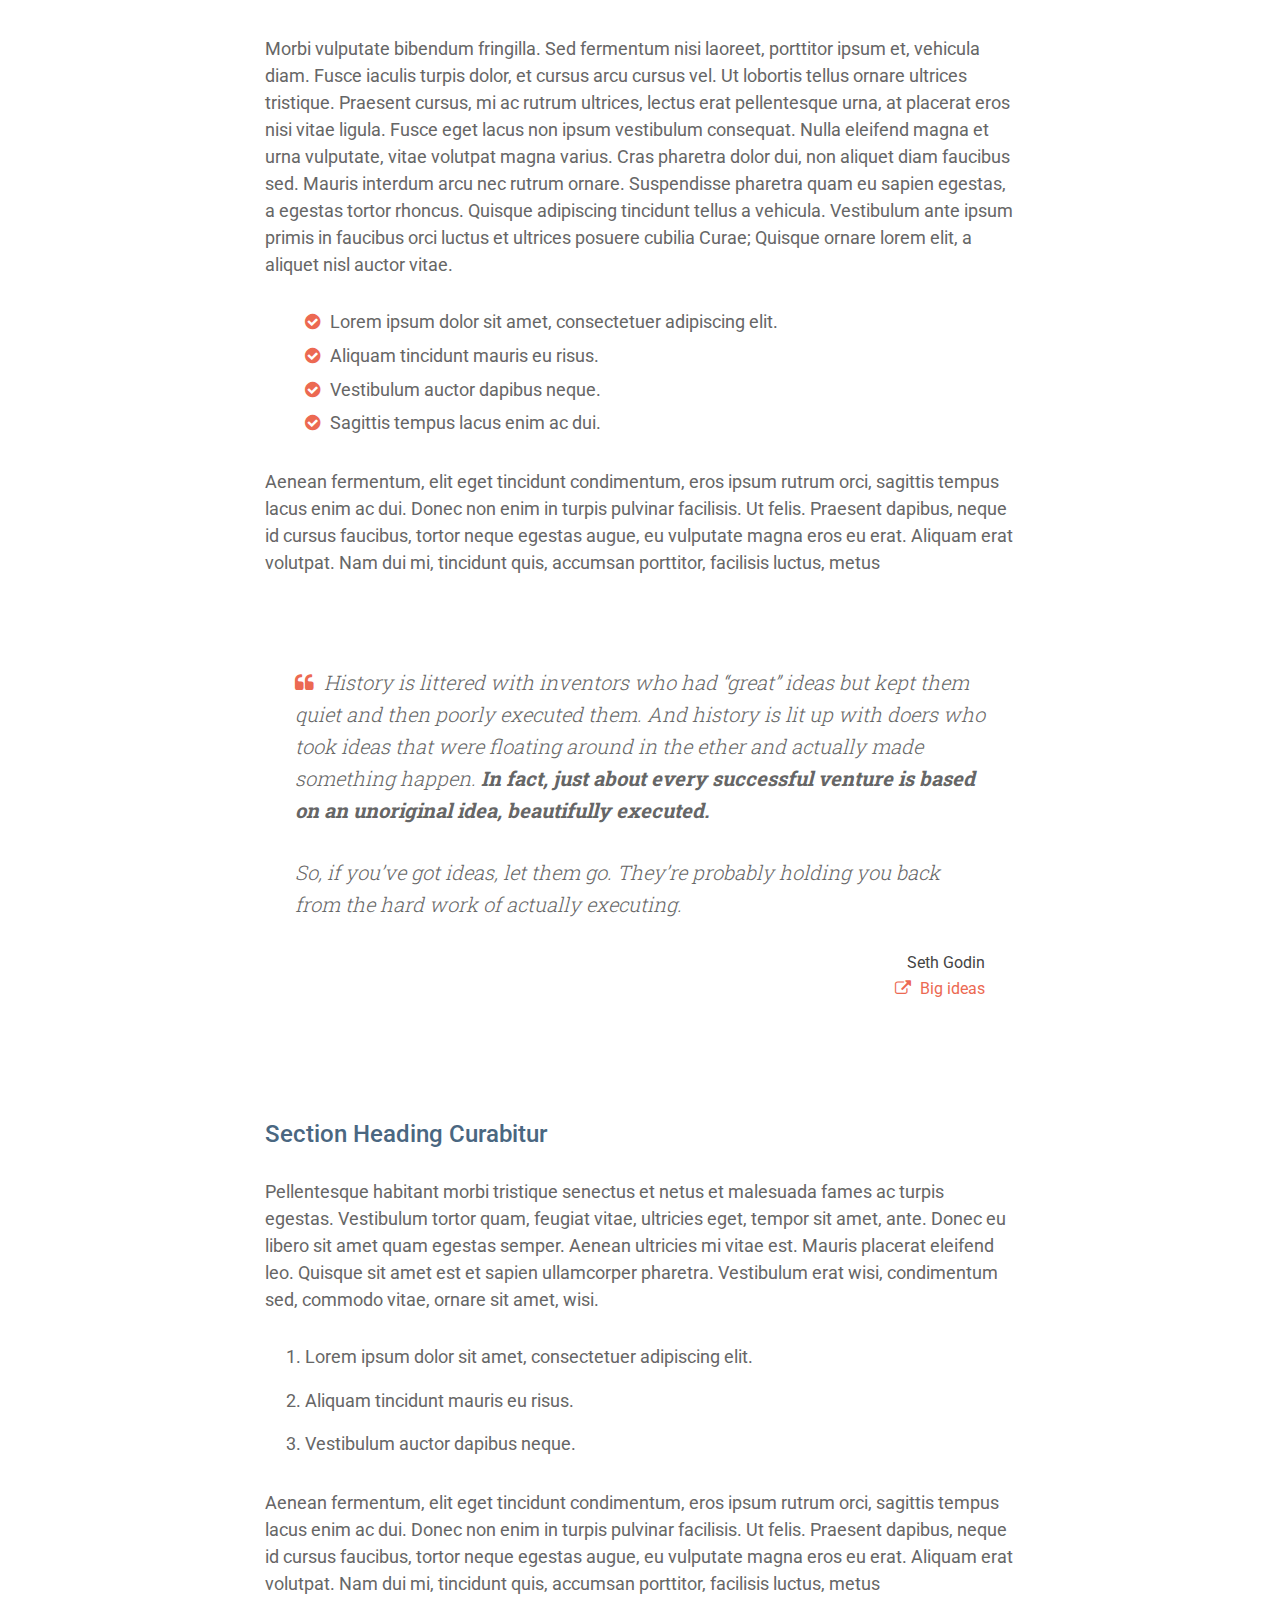
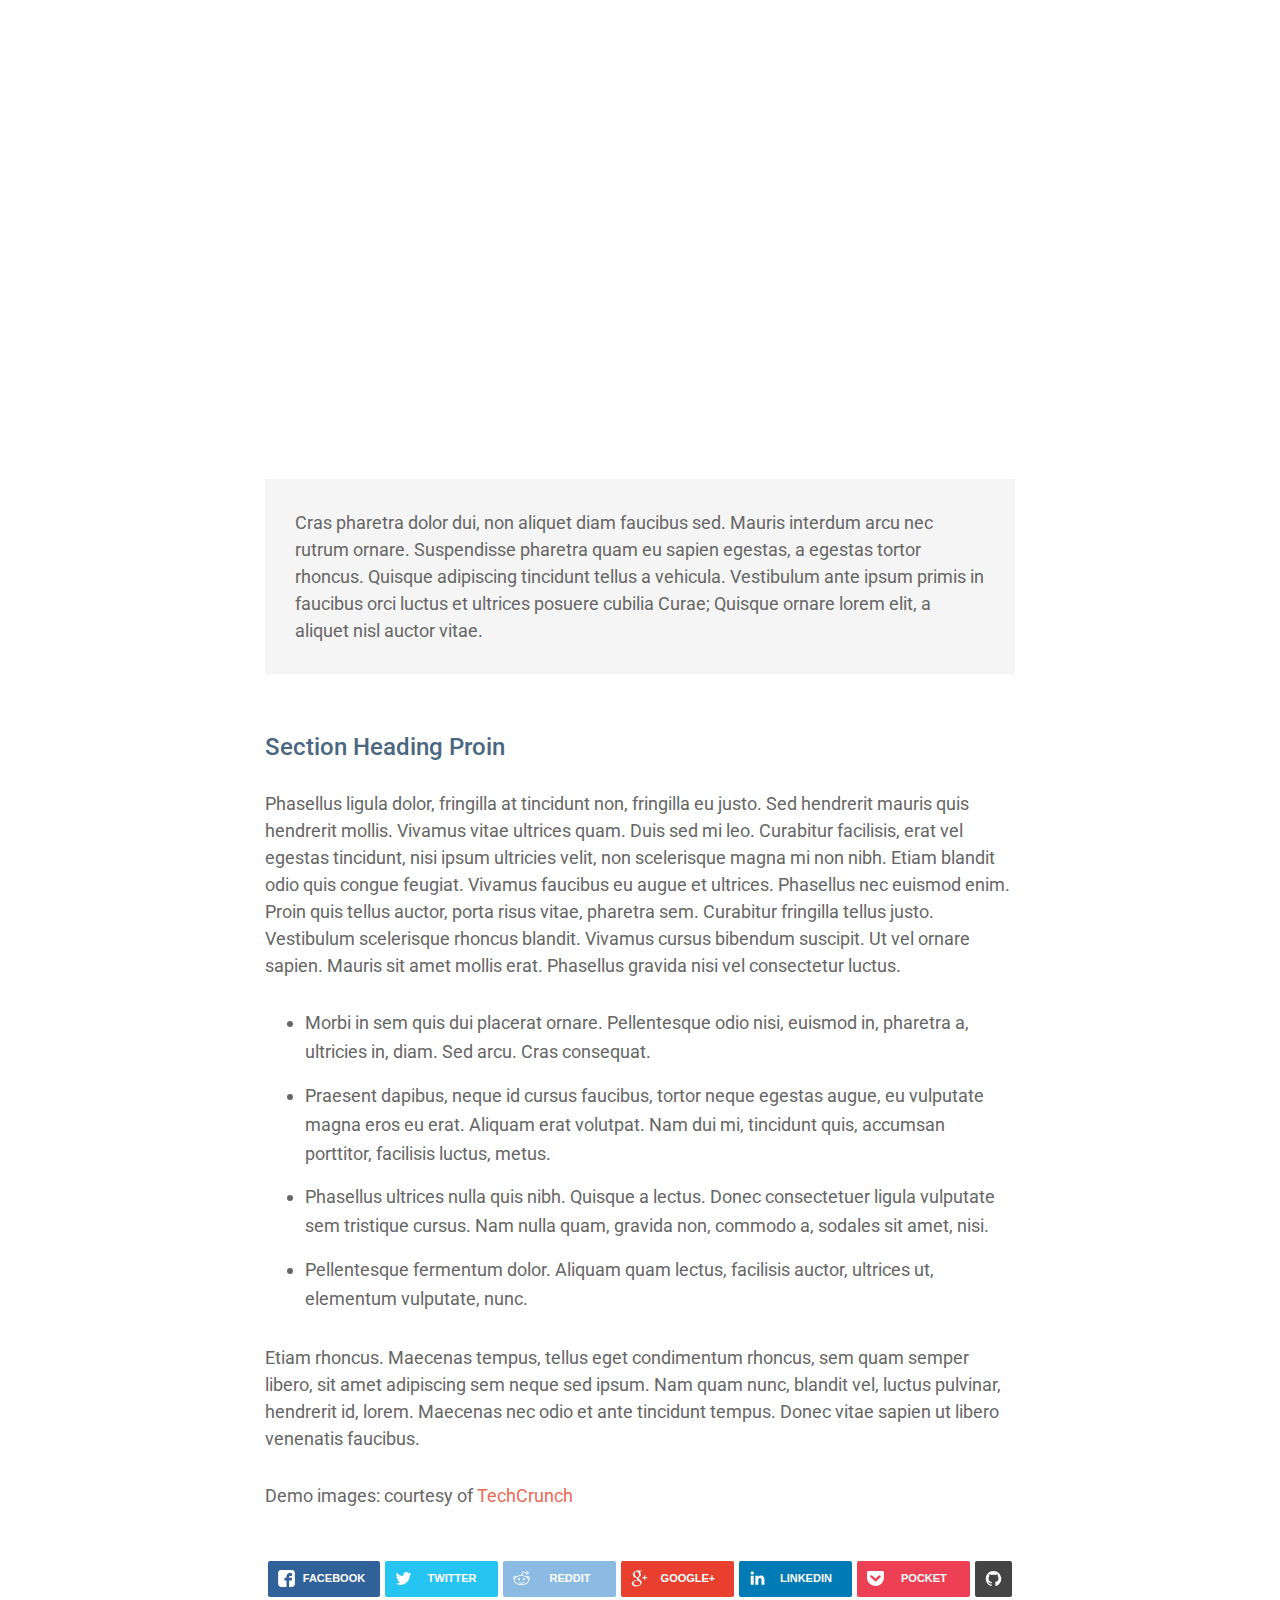
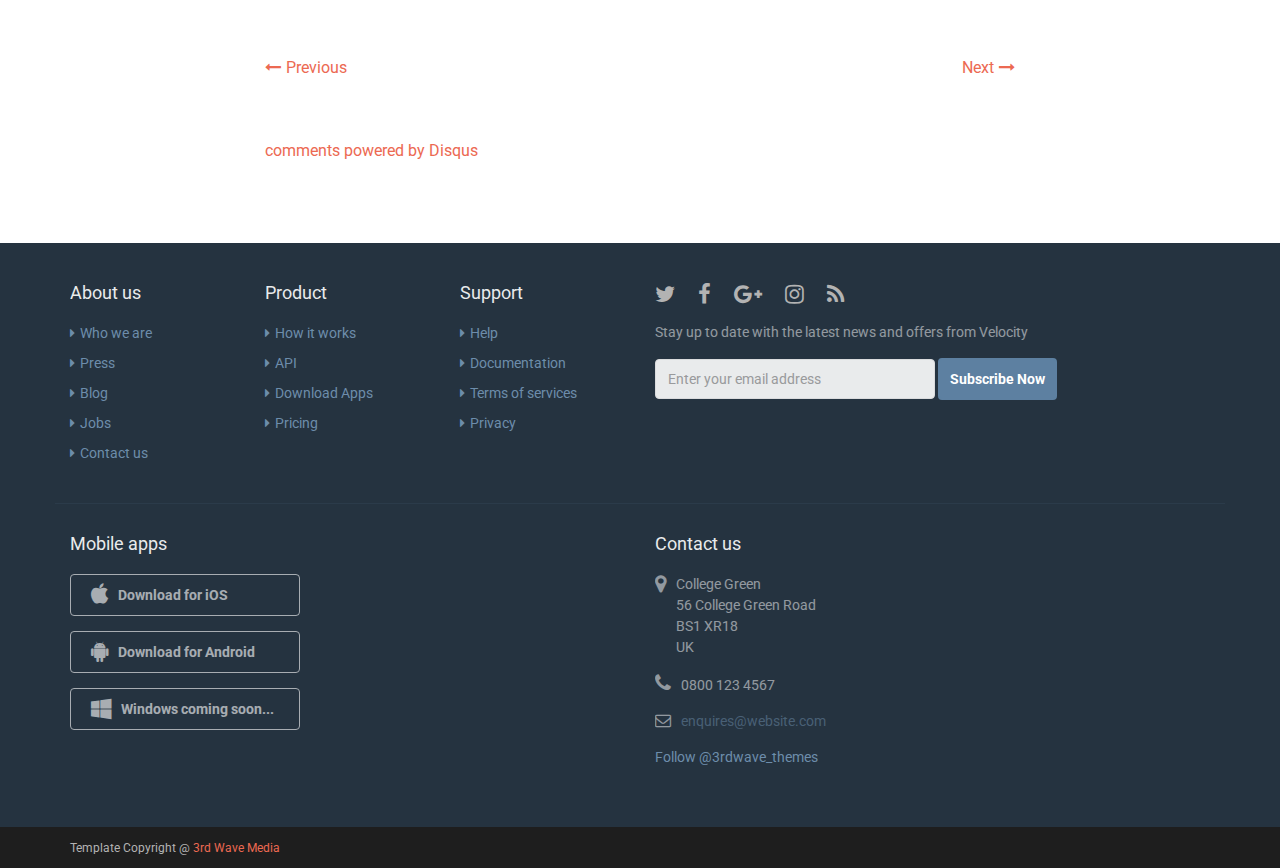
<file: velocity/blog-single.html>
<!DOCTYPE html>
<!--[if IE 8]> <html lang="en" class="ie8"> <![endif]-->  
<!--[if IE 9]> <html lang="en" class="ie9"> <![endif]-->  
<!--[if !IE]><!--> <html lang="en"> <!--<![endif]-->  
<head>
    <title>Responsive website template for products</title>
    <!-- Meta -->
    <meta charset="utf-8">
    <meta http-equiv="X-UA-Compatible" content="IE=edge">
    <meta name="viewport" content="width=device-width, initial-scale=1.0">
    <meta name="description" content="">
    <meta name="author" content="">    
    <link rel="shortcut icon" href="favicon.ico">  
    <link href='http://fonts.googleapis.com/css?family=Roboto:400,400italic,500,500italic,700,700italic,900,900italic,300italic,300' rel='stylesheet' type='text/css'> 
    <link href='http://fonts.googleapis.com/css?family=Roboto+Slab:400,700,300,100' rel='stylesheet' type='text/css'>
    <!-- Global CSS -->
    <link rel="stylesheet" href="assets/plugins/bootstrap/css/bootstrap.min.css">   
    <!-- Plugins CSS -->    
    <link rel="stylesheet" href="assets/plugins/font-awesome/css/font-awesome.css">
    <link rel="stylesheet" href="assets/plugins/flexslider/flexslider.css">
    <!-- social media buttons -->
    <link rel="stylesheet" href="assets/plugins/rrssb/css/rrssb.css" />
    <!-- Theme CSS -->
    <link id="theme-style" rel="stylesheet" href="assets/css/styles.css">
    <!-- HTML5 shim and Respond.js for IE8 support of HTML5 elements and media queries -->
    <!--[if lt IE 9]>
      <script src="https://oss.maxcdn.com/html5shiv/3.7.2/html5shiv.min.js"></script>
      <script src="https://oss.maxcdn.com/respond/1.4.2/respond.min.js"></script>
    <![endif]-->
</head> 

<body class="blog-page blog-page-single">    
    <div class="wrapper">
        <!-- ******HEADER****** --> 
        <header class="header header-blog">  
            <div class="container">       
                <h1 class="logo">
                    <a href="blog.html">Velocity <span class="sub">Blog</span></a>
                </h1><!--//logo-->
                <nav class="main-nav navbar-right" role="navigation">
                    <div class="navbar-header">
                        <button class="navbar-toggle" type="button" data-toggle="collapse" data-target="#navbar-collapse">
                            <span class="sr-only">Toggle navigation</span>
                            <span class="icon-bar"></span>
                            <span class="icon-bar"></span>
                            <span class="icon-bar"></span>
                        </button><!--//nav-toggle-->
                    </div><!--//navbar-header-->
                    <div id="navbar-collapse" class="navbar-collapse collapse">
                        <ul class="nav navbar-nav">
                            <li class="nav-item dropdown">
                                <a class="dropdown-toggle" data-toggle="dropdown" data-hover="dropdown" data-delay="0" data-close-others="false" href="#">Categories <i class="fa fa-angle-down"></i></a>
                                <ul class="dropdown-menu">
                                    <li><a href="blog-category.html">Tech</a></li>
                                    <li><a href="blog-category.html">Apps</a></li>
                                    <li><a href="blog-category.html">News</a></li>
                                    <li><a href="blog-category.html">Community</a></li>              
                                </ul>                            
                            </li><!--//dropdown-->
                            <li class="nav-item dropdown">
                                <a class="dropdown-toggle" data-toggle="dropdown" data-hover="dropdown" data-delay="0" data-close-others="false" href="#">Archives <i class="fa fa-angle-down"></i></a>
                                <ul class="dropdown-menu">
                                    <li><a href="blog-archive.html">Sep 2014 (2)</a></li>
                                    <li><a href="blog-archive.html">Aug 2014 (6)</a></li>
                                    <li><a href="blog-archive.html">July 2014 (3)</a></li>
                                    <li><a href="blog-archive.html">June 2014 (4)</a></li>              
                                </ul>                            
                            </li><!--//dropdown-->
                            <li class="nav-item nav-item-main-site last"><a href="index.html"><i class="fa fa-home"></i> Back to main site</a></li>
                        </ul><!--//nav-->
                        
                        <div class="searchbox-container">
                            <form class="searchbox">
                                <label class="sr-only" for="search-form">Search</label>
                                <input id="search-form" class="form-control searchbox-input" onkeyup="buttonUp();" placeholder="Search the blog..." type="search" value="" name="search-form">
                                <input class="searchbox-submit" type="submit" value="GO">
                                <i class="fa fa-search searchbox-icon"></i>
                            </form>
                        </div><!--//searchbox-container--> 
                        
                    </div><!--//navabr-collapse-->
                </nav><!--//main-nav-->                     
            </div><!--//container-->
        </header><!--//header-->         
        
        <!-- ******BLOG****** -->         
        <div class="blog-entry-wrapper"> 
            <!--
            <div class="blog-headline-bg">
            </div><!--//blog-headline-bg-->
            <div class="blog-entry">                 
                <article class="post">
                    <header class="blog-entry-heading">
                        <div class="container text-center">                        
                            <h2 class="title">Ideas are easy, execution is hard</h2>
                            <div class="meta">
                                <ul class="meta-list list-inline">                                       
                                	<li class="post-time">25th May, 2014</li>
                                	<li class="post-author"> by <a href="#">James Lee</a></li>
                            	</ul><!--//meta-list-->    	
                            </div><!--meta-->
                        </div><!--//container-->
                        <nav class="post-nav post-nav-top">
    						<span class="nav-previous"><a href="#" rel="prev"><i class="fa fa-long-arrow-left"></i>Previous post</a></span>
    						<span class="nav-next"><a href="#" rel="next">Next post<i class="fa fa-long-arrow-right"></i></a></span>
    				    </nav><!--//post-nav-->
                    </header><!--//blog-entry-heading-->

                    <div class="container">
                        <div class="row">
                            <div class="blog-entry-content col-md-8 col-sm-10 col-xs-12 col-md-offset-2 col-sm-offset-1 col-xs-offset-0">
                                <p>Lorem ipsum dolor sit amet, consectetur adipiscing elit. Proin lobortis mattis erat, dictum facilisis magna posuere ac. Curabitur consectetur magna mauris, et aliquam lectus ornare nec. Cum sociis natoque penatibus et magnis dis parturient montes, nascetur ridiculus mus. Mauris quis tellus magna.</p>

                                <p>Cras adipiscing ipsum vel molestie cursus. In ultrices tristique vestibulum. Aenean ut dui diam. Vestibulum ante ipsum primis in faucibus orci luctus et ultrices posuere cubilia Curae; Ut bibendum ipsum nec sagittis ultrices. Vestibulum ante ipsum primis in faucibus orci luctus et ultrices posuere cubilia Curae; Vivamus id ante diam. Pellentesque mauris lacus, dictum sodales elit quis, pulvinar tempus leo. Pellentesque sed leo dignissim, ornare nunc vitae, volutpat quam. Nam pellentesque tortor eu nibh porttitor congue. Sed at porta lectus.</p>
                                
                                
                                <h3 class="section-heading">Section Heading Pellentesque</h3>
                                
                                <p>Pellentesque mattis scelerisque nibh eu tincidunt. Phasellus feugiat arcu eget sem tincidunt aliquam. Integer eleifend risus quis venenatis scelerisque. Nulla egestas commodo dignissim. Curabitur vel imperdiet diam. Suspendisse faucibus tincidunt sem, faucibus dictum eros rutrum sit amet. Nulla volutpat bibendum urna, eu dignissim libero elementum in.</p>
                                
                                <figure class="figure">
                                    <img class="img-responsive" src="assets/images/blog/post-content-image-1.jpg" alt="" />
                                    <figcaption class="figure-caption">Image Source: <a href="https://www.flickr.com/photos/techcrunch/sets/72157636973272026" target="_blank">TechCrunch Disrupt Europe Hackathon</a></figcaption>
                                </figure>
                                
                                <p>Morbi vulputate bibendum fringilla. Sed fermentum nisi laoreet, porttitor ipsum et, vehicula diam. Fusce iaculis turpis dolor, et cursus arcu cursus vel. Ut lobortis tellus ornare ultrices tristique. Praesent cursus, mi ac rutrum ultrices, lectus erat pellentesque urna, at placerat eros nisi vitae ligula. Fusce eget lacus non ipsum vestibulum consequat. Nulla eleifend magna et urna vulputate, vitae volutpat magna varius. Cras pharetra dolor dui, non aliquet diam faucibus sed. Mauris interdum arcu nec rutrum ornare. Suspendisse pharetra quam eu sapien egestas, a egestas tortor rhoncus. Quisque adipiscing tincidunt tellus a vehicula. Vestibulum ante ipsum primis in faucibus orci luctus et ultrices posuere cubilia Curae; Quisque ornare lorem elit, a aliquet nisl auctor vitae.</p>
                                
                                <ul class="custom-list-style">
                                   <li><i class="fa fa-check-circle"></i>Lorem ipsum dolor sit amet, consectetuer adipiscing elit.</li>
                                   <li><i class="fa fa-check-circle"></i>Aliquam tincidunt mauris eu risus.</li>
                                   <li><i class="fa fa-check-circle"></i>Vestibulum auctor dapibus neque.</li>
                                   <li><i class="fa fa-check-circle"></i>Sagittis tempus lacus enim ac dui.</li>
                                </ul>
                                
                                <p>Aenean fermentum, elit eget tincidunt condimentum, eros ipsum rutrum orci, sagittis tempus lacus enim ac dui. Donec non enim in turpis pulvinar facilisis. Ut felis. Praesent dapibus, neque id cursus faucibus, tortor neque egestas augue, eu vulputate magna eros eu erat. Aliquam erat volutpat. Nam dui mi, tincidunt quis, accumsan porttitor, facilisis luctus, metus</p>
                                
                                
                                <blockquote class="custom-quote">
                                    <p><i class="fa fa-quote-left"></i>History is littered with inventors who had “great” ideas but kept them quiet and then poorly executed them. And history is lit up with doers who took ideas that were floating around in the ether and actually made something happen. <strong>In fact, just about every successful venture is based on an unoriginal idea, beautifully executed.</strong></p>
                                    <p>So, if you’ve got ideas, let them go. They’re probably holding you back from the hard work of actually executing.</p>
                                    <p class="source"><span class="name">Seth Godin</span><br><span class="title"><a href="http://sethgodin.typepad.com/seths_blog/2007/09/big-ideas.html" target="_blank"><i class="fa fa-external-link"></i> Big ideas</a></span></p>
                                </blockquote>
                                <h3 class="section-heading">Section Heading Curabitur</h3>
                                <p>Pellentesque habitant morbi tristique senectus et netus et malesuada fames ac turpis egestas. Vestibulum tortor quam, feugiat vitae, ultricies eget, tempor sit amet, ante. Donec eu libero sit amet quam egestas semper. Aenean ultricies mi vitae est. Mauris placerat eleifend leo. Quisque sit amet est et sapien ullamcorper pharetra. Vestibulum erat wisi, condimentum sed, commodo vitae, ornare sit amet, wisi.</p>
                                <ol>
                                   <li>Lorem ipsum dolor sit amet, consectetuer adipiscing elit.</li>
                                   <li>Aliquam tincidunt mauris eu risus.</li>
                                   <li>Vestibulum auctor dapibus neque.</li>
                                </ol>
                                
                                <p>Aenean fermentum, elit eget tincidunt condimentum, eros ipsum rutrum orci, sagittis tempus lacus enim ac dui. Donec non enim in turpis pulvinar facilisis. Ut felis. Praesent dapibus, neque id cursus faucibus, tortor neque egestas augue, eu vulputate magna eros eu erat. Aliquam erat volutpat. Nam dui mi, tincidunt quis, accumsan porttitor, facilisis luctus, metus</p>
                                
                                <p class="video-container">
                                    <iframe src="//player.vimeo.com/video/50134267?color=ffffff&amp;wmode=transparent" width="720" height="405" frameborder="0" webkitallowfullscreen mozallowfullscreen allowfullscreen></iframe>
                                </p>
                                
                                <p class="box">Cras pharetra dolor dui, non aliquet diam faucibus sed. Mauris interdum arcu nec rutrum ornare. Suspendisse pharetra quam eu sapien egestas, a egestas tortor rhoncus. Quisque adipiscing tincidunt tellus a vehicula. Vestibulum ante ipsum primis in faucibus orci luctus et ultrices posuere cubilia Curae; Quisque ornare lorem elit, a aliquet nisl auctor vitae.</p>
                                
                                
                                <h3 class="section-heading">Section Heading Proin</h3>
                                
                                <p>Phasellus ligula dolor, fringilla at tincidunt non, fringilla eu justo. Sed hendrerit mauris quis hendrerit mollis. Vivamus vitae ultrices quam. Duis sed mi leo. Curabitur facilisis, erat vel egestas tincidunt, nisi ipsum ultricies velit, non scelerisque magna mi non nibh. Etiam blandit odio quis congue feugiat. Vivamus faucibus eu augue et ultrices. Phasellus nec euismod enim. Proin quis tellus auctor, porta risus vitae, pharetra sem. Curabitur fringilla tellus justo. Vestibulum scelerisque rhoncus blandit. Vivamus cursus bibendum suscipit. Ut vel ornare sapien. Mauris sit amet mollis erat. Phasellus gravida nisi vel consectetur luctus.</p>
                                
                                <ul>
                                   <li>Morbi in sem quis dui placerat ornare. Pellentesque odio nisi, euismod in, pharetra a, ultricies in, diam. Sed arcu. Cras consequat.</li>
                                   <li>Praesent dapibus, neque id cursus faucibus, tortor neque egestas augue, eu vulputate magna eros eu erat. Aliquam erat volutpat. Nam dui mi, tincidunt quis, accumsan porttitor, facilisis luctus, metus.</li>
                                   <li>Phasellus ultrices nulla quis nibh. Quisque a lectus. Donec consectetuer ligula vulputate sem tristique cursus. Nam nulla quam, gravida non, commodo a, sodales sit amet, nisi.</li>
                                   <li>Pellentesque fermentum dolor. Aliquam quam lectus, facilisis auctor, ultrices ut, elementum vulputate, nunc.</li>
                                </ul>
                                
                                <p>Etiam rhoncus. Maecenas tempus, tellus eget condimentum rhoncus, sem quam semper libero, sit amet adipiscing sem neque sed ipsum. Nam quam nunc, blandit vel, luctus pulvinar, hendrerit id, lorem. Maecenas nec odio et ante tincidunt tempus. Donec vitae sapien ut libero venenatis faucibus.</p>      
                                
                                <p>Demo images: courtesy of <a href="https://www.flickr.com/photos/techcrunch/sets/72157636973272026" target="_Blank">TechCrunch</a></p>
                                                            
                            </div><!--//blog-entry-content-->
                            
                            <!--//Soical media buttons: https://github.com/kni-labs/rrssb (More examples) -->
                            <div class="share-container col-md-8 col-sm-10 col-xs-12 col-md-offset-2 col-sm-offset-1 col-xs-offset-0"><!--//Soical media buttons: https://github.com/kni-labs/rrssb (More examples) -->
                                <span class="label">share this:</span>
                
                                <!-- Buttons start here. Copy this ul to your document. -->
                                <ul class="rrssb-buttons clearfix">
                                    <li class="rrssb-facebook">
                                        <!-- Replace with your URL. For best results, make sure you page has the proper FB Open Graph tags in header:
                                        https://developers.facebook.com/docs/opengraph/howtos/maximizing-distribution-media-content/ -->
                                        <a href="https://www.facebook.com/sharer/sharer.php?u=http://kurtnoble.com/labs/rrssb/index.html" class="popup">
                                            <span class="rrssb-icon">
                                                <svg version="1.1" id="Layer_1" xmlns="http://www.w3.org/2000/svg" xmlns:xlink="http://www.w3.org/1999/xlink" x="0px" y="0px" width="28px" height="28px" viewBox="0 0 28 28" enable-background="new 0 0 28 28" xml:space="preserve">
                                                    <path d="M27.825,4.783c0-2.427-2.182-4.608-4.608-4.608H4.783c-2.422,0-4.608,2.182-4.608,4.608v18.434
                                                        c0,2.427,2.181,4.608,4.608,4.608H14V17.379h-3.379v-4.608H14v-1.795c0-3.089,2.335-5.885,5.192-5.885h3.718v4.608h-3.726
                                                        c-0.408,0-0.884,0.492-0.884,1.236v1.836h4.609v4.608h-4.609v10.446h4.916c2.422,0,4.608-2.188,4.608-4.608V4.783z"/>
                                                </svg>
                                            </span>
                                            <span class="rrssb-text">facebook</span>
                                        </a>
                                    </li>
                                    <li class="rrssb-twitter">
                                        <!-- Replace href with your Meta and URL information  -->
                                        <a href="http://twitter.com/home?status=Ridiculously%20Responsive%20Social%20Sharing%20Buttons%20by%20@joshuatuscan%20and%20@dbox%20http://kurtnoble.com/labs/rrssb" class="popup">
                                            <span class="rrssb-icon">
                                                <svg version="1.1" id="Layer_1" xmlns="http://www.w3.org/2000/svg" xmlns:xlink="http://www.w3.org/1999/xlink" x="0px" y="0px"
                                                     width="28px" height="28px" viewBox="0 0 28 28" enable-background="new 0 0 28 28" xml:space="preserve">
                                                <path d="M24.253,8.756C24.689,17.08,18.297,24.182,9.97,24.62c-3.122,0.162-6.219-0.646-8.861-2.32
                                                    c2.703,0.179,5.376-0.648,7.508-2.321c-2.072-0.247-3.818-1.661-4.489-3.638c0.801,0.128,1.62,0.076,2.399-0.155
                                                    C4.045,15.72,2.215,13.6,2.115,11.077c0.688,0.275,1.426,0.407,2.168,0.386c-2.135-1.65-2.729-4.621-1.394-6.965
                                                    C5.575,7.816,9.54,9.84,13.803,10.071c-0.842-2.739,0.694-5.64,3.434-6.482c2.018-0.623,4.212,0.044,5.546,1.683
                                                    c1.186-0.213,2.318-0.662,3.329-1.317c-0.385,1.256-1.247,2.312-2.399,2.942c1.048-0.106,2.069-0.394,3.019-0.851
                                                    C26.275,7.229,25.39,8.196,24.253,8.756z"/>
                                                </svg>
                                           </span>
                                            <span class="rrssb-text">twitter</span>
                                        </a>
                                    </li>
                                    <li class="rrssb-reddit">
                                        <a href="http://www.reddit.com/submit?url=http://www.kurtnoble.com/labs/rrssb/">
                                            <span class="rrssb-icon">
                                                <svg xmlns="http://www.w3.org/2000/svg" xmlns:xlink="http://www.w3.org/1999/xlink" version="1.1" x="0px" y="0px" width="28px" height="28px" viewBox="0 0 28 28" enable-background="new 0 0 28 28" xml:space="preserve"><g><path d="M11.794 15.316c0-1.029-0.835-1.895-1.866-1.895c-1.03 0-1.893 0.865-1.893 1.895s0.863 1.9 1.9 1.9 C10.958 17.2 11.8 16.3 11.8 15.316z"/><path d="M18.1 13.422c-1.029 0-1.895 0.864-1.895 1.895c0 1 0.9 1.9 1.9 1.865c1.031 0 1.869-0.836 1.869-1.865 C19.969 14.3 19.1 13.4 18.1 13.422z"/><path d="M17.527 19.791c-0.678 0.678-1.826 1.006-3.514 1.006c-0.004 0-0.009 0-0.014 0c-0.004 0-0.01 0-0.015 0 c-1.686 0-2.834-0.328-3.51-1.005c-0.264-0.265-0.693-0.265-0.958 0c-0.264 0.265-0.264 0.7 0 1 c0.943 0.9 2.4 1.4 4.5 1.402c0.005 0 0 0 0 0c0.005 0 0 0 0 0c2.066 0 3.527-0.459 4.47-1.402 c0.265-0.264 0.265-0.693 0.002-0.958C18.221 19.5 17.8 19.5 17.5 19.791z"/><path d="M27.707 13.267c0-1.785-1.453-3.237-3.236-3.237c-0.793 0-1.518 0.287-2.082 0.761c-2.039-1.295-4.646-2.069-7.438-2.219 l1.483-4.691l4.062 0.956c0.071 1.4 1.3 2.6 2.7 2.555c1.488 0 2.695-1.208 2.695-2.695C25.881 3.2 24.7 2 23.2 2 c-1.059 0-1.979 0.616-2.42 1.508l-4.633-1.091c-0.344-0.081-0.693 0.118-0.803 0.455l-1.793 5.7 C10.548 8.6 7.7 9.4 5.6 10.75C5.006 10.3 4.3 10 3.5 10.029c-1.785 0-3.237 1.452-3.237 3.2 c0 1.1 0.6 2.1 1.4 2.69c-0.04 0.272-0.061 0.551-0.061 0.831c0 2.3 1.3 4.4 3.7 5.9 c2.299 1.5 5.3 2.3 8.6 2.325c3.228 0 6.271-0.825 8.571-2.325c2.387-1.56 3.7-3.66 3.7-5.917 c0-0.26-0.016-0.514-0.051-0.768C27.088 15.5 27.7 14.4 27.7 13.267z M23.186 3.355c0.74 0 1.3 0.6 1.3 1.3 c0 0.738-0.6 1.34-1.34 1.34s-1.342-0.602-1.342-1.34C21.844 4 22.4 3.4 23.2 3.355z M1.648 13.3 c0-1.038 0.844-1.882 1.882-1.882c0.31 0 0.6 0.1 0.9 0.209c-1.049 0.868-1.813 1.861-2.26 2.9 C1.832 14.2 1.6 13.8 1.6 13.267z M21.773 21.57c-2.082 1.357-4.863 2.105-7.831 2.105c-2.967 0-5.747-0.748-7.828-2.105 c-1.991-1.301-3.088-3-3.088-4.782c0-1.784 1.097-3.484 3.088-4.784c2.081-1.358 4.861-2.106 7.828-2.106 c2.967 0 5.7 0.7 7.8 2.106c1.99 1.3 3.1 3 3.1 4.784C24.859 18.6 23.8 20.3 21.8 21.57z M25.787 14.6 c-0.432-1.084-1.191-2.095-2.244-2.977c0.273-0.156 0.59-0.245 0.928-0.245c1.035 0 1.9 0.8 1.9 1.9 C26.354 13.8 26.1 14.3 25.8 14.605z"/></g></svg>
                                            </span>
                                            <span class="rrssb-text">reddit</span>
                                        </a>
                                    </li>
                                    <li class="rrssb-googleplus">
                                        <!-- Replace href with your meta and URL information.  -->
                                        <a href="https://plus.google.com/share?url=Check%20out%20how%20ridiculously%20responsive%20these%20social%20buttons%20are%20http://kurtnoble.com/labs/rrssb/index.html" class="popup">
                                            <span class="rrssb-icon">
                                                <svg version="1.1" id="Layer_1" xmlns="http://www.w3.org/2000/svg" xmlns:xlink="http://www.w3.org/1999/xlink" x="0px" y="0px" width="28px" height="28px" viewBox="0 0 28 28" enable-background="new 0 0 28 28" xml:space="preserve">
                                                    <g>
                                                        <g>
                                                            <path d="M14.703,15.854l-1.219-0.948c-0.372-0.308-0.88-0.715-0.88-1.459c0-0.748,0.508-1.223,0.95-1.663
                                                                c1.42-1.119,2.839-2.309,2.839-4.817c0-2.58-1.621-3.937-2.399-4.581h2.097l2.202-1.383h-6.67c-1.83,0-4.467,0.433-6.398,2.027
                                                                C3.768,4.287,3.059,6.018,3.059,7.576c0,2.634,2.022,5.328,5.604,5.328c0.339,0,0.71-0.033,1.083-0.068
                                                                c-0.167,0.408-0.336,0.748-0.336,1.324c0,1.04,0.551,1.685,1.011,2.297c-1.524,0.104-4.37,0.273-6.467,1.562
                                                                c-1.998,1.188-2.605,2.916-2.605,4.137c0,2.512,2.358,4.84,7.289,4.84c5.822,0,8.904-3.223,8.904-6.41
                                                                c0.008-2.327-1.359-3.489-2.829-4.731H14.703z M10.269,11.951c-2.912,0-4.231-3.765-4.231-6.037c0-0.884,0.168-1.797,0.744-2.511
                                                                c0.543-0.679,1.489-1.12,2.372-1.12c2.807,0,4.256,3.798,4.256,6.242c0,0.612-0.067,1.694-0.845,2.478
                                                                c-0.537,0.55-1.438,0.948-2.295,0.951V11.951z M10.302,25.609c-3.621,0-5.957-1.732-5.957-4.142c0-2.408,2.165-3.223,2.911-3.492
                                                                c1.421-0.479,3.25-0.545,3.555-0.545c0.338,0,0.52,0,0.766,0.034c2.574,1.838,3.706,2.757,3.706,4.479
                                                                c-0.002,2.073-1.736,3.665-4.982,3.649L10.302,25.609z"/>
                                                            <polygon points="23.254,11.89 23.254,8.521 21.569,8.521 21.569,11.89 18.202,11.89 18.202,13.604 21.569,13.604 21.569,17.004
                                                                23.254,17.004 23.254,13.604 26.653,13.604 26.653,11.89      "/>
                                                        </g>
                                                    </g>
                                                </svg>
                                            </span>
                                            <span class="rrssb-text">google+</span>
                                        </a>
                                    </li>
                                    <li class="rrssb-linkedin">
                                        <!-- Replace href with your meta and URL information -->
                                        <a href="http://www.linkedin.com/shareArticle?mini=true&amp;url=http://kurtnoble.com/labs/rrssb/index.html&amp;title=Ridiculously%20Responsive%20Social%20Sharing%20Buttons&amp;summary=Responsive%20social%20icons%20by%20KNI%20Labs" class="popup">
                                            <span class="rrssb-icon">
                                                <svg version="1.1" id="Layer_1" xmlns="http://www.w3.org/2000/svg" xmlns:xlink="http://www.w3.org/1999/xlink" x="0px" y="0px" width="28px" height="28px" viewBox="0 0 28 28" enable-background="new 0 0 28 28" xml:space="preserve">
                                                    <path d="M25.424,15.887v8.447h-4.896v-7.882c0-1.979-0.709-3.331-2.48-3.331c-1.354,0-2.158,0.911-2.514,1.803
                                                        c-0.129,0.315-0.162,0.753-0.162,1.194v8.216h-4.899c0,0,0.066-13.349,0-14.731h4.899v2.088c-0.01,0.016-0.023,0.032-0.033,0.048
                                                        h0.033V11.69c0.65-1.002,1.812-2.435,4.414-2.435C23.008,9.254,25.424,11.361,25.424,15.887z M5.348,2.501
                                                        c-1.676,0-2.772,1.092-2.772,2.539c0,1.421,1.066,2.538,2.717,2.546h0.032c1.709,0,2.771-1.132,2.771-2.546
                                                        C8.054,3.593,7.019,2.501,5.343,2.501H5.348z M2.867,24.334h4.897V9.603H2.867V24.334z"/>
                                                </svg>
                                            </span>
                                            <span class="rrssb-text">linkedin</span>
                                        </a>
                                    </li>
                
                                    <li class="rrssb-pocket">
                                        <a href="https://getpocket.com/save?url=http://kurtnoble.com/labs/rrssb/index.html">
                                            <span class="rrssb-icon">
                                                <svg width="32px" height="28px" viewBox="0 0 32 28" version="1.1" xmlns="http://www.w3.org/2000/svg" xmlns:xlink="http://www.w3.org/1999/xlink" xmlns:sketch="http://www.bohemiancoding.com/sketch/ns">
                                                    <path d="M28.7817528,0.00172488695 C30.8117487,0.00431221738 31.9749312,1.12074529 31.9644402,3.10781507 C31.942147,6.67703739 32.1336065,10.2669583 31.8057648,13.8090137 C30.7147076,25.5813672 17.2181194,31.8996281 7.20714461,25.3808491 C2.71833574,22.4571656 0.196577202,18.3122624 0.0549495772,12.9357897 C-0.0342233715,9.5774348 0.00642900214,6.21519891 0.0300336062,2.85555035 C0.0405245414,1.1129833 1.21157517,0.0146615391 3.01995012,0.00819321302 C7.34746087,-0.00603710433 11.6775944,0.00431221738 16.0064164,0.00172488695 C20.2644248,0.00172488695 24.5237444,-0.00215610869 28.7817528,0.00172488695 L28.7817528,0.00172488695 Z M8.64885184,7.85611511 C7.38773662,7.99113854 6.66148108,8.42606978 6.29310958,9.33228474 C5.90114134,10.2969233 6.17774769,11.1421181 6.89875951,11.8276216 C9.35282156,14.161969 11.8108164,16.4924215 14.2976518,18.7943114 C15.3844131,19.7966007 16.5354102,19.7836177 17.6116843,18.7813283 C20.0185529,16.5495467 22.4070683,14.2982907 24.7824746,12.0327533 C25.9845979,10.8850542 26.1012707,9.56468083 25.1469132,8.60653379 C24.1361858,7.59255976 22.8449191,7.6743528 21.5890476,8.85191291 C19.9936451,10.3488554 18.3680912,11.8172352 16.8395462,13.3777945 C16.1342655,14.093159 15.7200114,14.0048744 15.0566806,13.3440386 C13.4599671,11.7484252 11.8081945,10.2060421 10.1262706,8.70001155 C9.65564653,8.27936164 9.00411403,8.05345704 8.64885184,7.85611511 L8.64885184,7.85611511 L8.64885184,7.85611511 Z"></path>
                                                </svg>
                                            </span>
                                            <span class="rrssb-text">pocket</span>
                                        </a>
                                    </li>
                
                                    <li class="rrssb-github">
                                        <a href="https://github.com/kni-labs/rrssb">
                                            <span class="rrssb-icon">
                                                <svg version="1.1" id="Layer_1" xmlns="http://www.w3.org/2000/svg" xmlns:xlink="http://www.w3.org/1999/xlink" x="0px" y="0px"
                                                     width="28px" height="28px" viewBox="0 0 28 28" enable-background="new 0 0 28 28" xml:space="preserve">
                                                <path d="M13.971,1.571c-7.031,0-12.734,5.702-12.734,12.74c0,5.621,3.636,10.392,8.717,12.083c0.637,0.129,0.869-0.277,0.869-0.615
                                                    c0-0.301-0.012-1.102-0.018-2.164c-3.542,0.77-4.29-1.707-4.29-1.707c-0.579-1.473-1.414-1.863-1.414-1.863
                                                    c-1.155-0.791,0.088-0.775,0.088-0.775c1.277,0.104,1.96,1.316,1.96,1.312c1.136,1.936,2.991,1.393,3.713,1.059
                                                    c0.116-0.822,0.445-1.383,0.81-1.703c-2.829-0.32-5.802-1.414-5.802-6.293c0-1.391,0.496-2.527,1.312-3.418
                                                    C7.05,9.905,6.612,8.61,7.305,6.856c0,0,1.069-0.342,3.508,1.306c1.016-0.282,2.105-0.424,3.188-0.429
                                                    c1.081,0,2.166,0.155,3.197,0.438c2.431-1.648,3.498-1.306,3.498-1.306c0.695,1.754,0.258,3.043,0.129,3.371
                                                    c0.816,0.902,1.315,2.037,1.315,3.43c0,4.892-2.978,5.968-5.814,6.285c0.458,0.387,0.876,1.16,0.876,2.357
                                                    c0,1.703-0.016,3.076-0.016,3.482c0,0.334,0.232,0.748,0.877,0.611c5.056-1.688,8.701-6.457,8.701-12.082
                                                    C26.708,7.262,21.012,1.563,13.971,1.571L13.971,1.571z"/>
                                                </svg>
                                            </span>
                                            <span class="rrssb-text">github</span>
                                        </a>
                                    </li>
                                </ul><!-- Buttons end here -->
                            </div><!--//share-container--> 
                            
                            
                            
                            <nav class="post-nav col-md-8 col-sm-10 col-xs-12 col-md-offset-2 col-sm-offset-1 col-xs-offset-0">
            						<span class="nav-previous"><a href="#" rel="prev"><i class="fa fa-long-arrow-left"></i>Previous</a></span>
            						<span class="nav-next"><a href="#" rel="next">Next<i class="fa fa-long-arrow-right"></i></a></span>
            				</nav><!--//post-nav-->
            				
            				
            				<div id="comment-area" class="comment-area  col-md-8 col-sm-10 col-xs-12 col-md-offset-2 col-sm-offset-1 col-xs-offset-0">
            				        <!--//DISQUS script starts-->
            				        <div id="disqus_thread"></div>
                                    <script type="text/javascript">
                                        /* * * CONFIGURATION VARIABLES: EDIT BEFORE PASTING INTO YOUR WEBPAGE * * */
                                        var disqus_shortname = '3wmthemes'; // required: replace example with your forum shortname
                                
                                        /* * * DON'T EDIT BELOW THIS LINE * * */
                                        (function() {
                                            var dsq = document.createElement('script'); dsq.type = 'text/javascript'; dsq.async = true;
                                            dsq.src = '//' + disqus_shortname + '.disqus.com/embed.js';
                                            (document.getElementsByTagName('head')[0] || document.getElementsByTagName('body')[0]).appendChild(dsq);
                                        })();
                                    </script>
                                    <noscript>Please enable JavaScript to view the <a href="http://disqus.com/?ref_noscript">comments powered by Disqus.</a></noscript>
                                    <a href="http://disqus.com" class="dsq-brlink">comments powered by <span class="logo-disqus">Disqus</span></a>
                                    <!--//DISQUS script ends-->
        
            				</div><!--//comment-area-->
                        </div><!--//row-->
                    </div><!--//container-->                                               
                </article><!--//post-->                                      
            </div><!--//blog-entry-->
        </div><!--//blog-entry-wrapper-->  
    </div><!--//wrapper-->
    
    <!-- ******FOOTER****** --> 
    <footer class="footer">
        <div class="footer-content">
            <div class="container">
                <div class="row">                    
                    <div class="footer-col links col-md-2 col-sm-4 col-xs-12">
                        <div class="footer-col-inner">
                            <h3 class="title">About us</h3>
                            <ul class="list-unstyled">
                                <li><a href="#"><i class="fa fa-caret-right"></i>Who we are</a></li>
                                <li><a href="#"><i class="fa fa-caret-right"></i>Press</a></li>
                                <li><a href="#"><i class="fa fa-caret-right"></i>Blog</a></li>
                                <li><a href="#"><i class="fa fa-caret-right"></i>Jobs</a></li>
                                <li><a href="#"><i class="fa fa-caret-right"></i>Contact us</a></li>
                            </ul>
                        </div><!--//footer-col-inner-->
                    </div><!--//foooter-col-->    
                    <div class="footer-col links col-md-2 col-sm-4 col-xs-12">
                        <div class="footer-col-inner">
                            <h3 class="title">Product</h3>
                            <ul class="list-unstyled">
                                <li><a href="#"><i class="fa fa-caret-right"></i>How it works</a></li>
                                <li><a href="#"><i class="fa fa-caret-right"></i>API</a></li>
                                <li><a href="#"><i class="fa fa-caret-right"></i>Download Apps</a></li>
                                <li><a href="#"><i class="fa fa-caret-right"></i>Pricing</a></li>
                            </ul>
                        </div><!--//footer-col-inner-->
                    </div><!--//foooter-col-->              
                    <div class="footer-col links col-md-2 col-sm-4 col-xs-12 sm-break">
                        <div class="footer-col-inner">
                            <h3 class="title">Support</h3>
                            <ul class="list-unstyled">
                                <li><a href="#"><i class="fa fa-caret-right"></i>Help</a></li>
                                <li><a href="#"><i class="fa fa-caret-right"></i>Documentation</a></li>
                                <li><a href="#"><i class="fa fa-caret-right"></i>Terms of services</a></li>
                                <li><a href="#"><i class="fa fa-caret-right"></i>Privacy</a></li>
                            </ul>
                        </div><!--//footer-col-inner-->            
                    </div><!--//foooter-col-->   
                    <div class="footer-col connect col-xs-12 col-md-6">
                        <div class="footer-col-inner">
                            <ul class="social list-inline">
                                <li><a href="https://twitter.com/3rdwave_themes" target="_blank"><i class="fa fa-twitter"></i></a></li>
                                <li><a href="#"><i class="fa fa-facebook"></i></a></li>
                                <li><a href="#"><i class="fa fa-google-plus"></i></a></li>
                                <li><a href="#"><i class="fa fa-instagram"></i></a></li>        
                                <li class="row-end"><a href="#"><i class="fa fa-rss"></i></a></li>             
                            </ul>
                            <div class="form-container">
                                <p class="intro">Stay up to date with the latest news and offers from Velocity</p>
                                <form class="signup-form navbar-form">
                                    <div class="form-group">
                                        <input type="text" class="form-control" placeholder="Enter your email address">
                                    </div>   
                                    <button type="submit" class="btn btn-cta btn-cta-primary">Subscribe Now</button>                                 
                                </form>                               
                            </div><!--//subscription-form-->
                        </div><!--//footer-col-inner-->
                    </div><!--//foooter-col-->
                    <div class="clearfix"></div> 
                </div><!--//row-->
                <div class="row has-divider">
                    <div class="footer-col download col-xs-12 col-md-6">
                        <div class="footer-col-inner">
                            <h3 class="title">Mobile apps</h3>
                            <ul class="list-unstyled download-list">
                                <li><a class="btn btn-ghost" href="#"><i class="fa fa-apple"></i><span class="text">Download for iOS</span> </a></li>
                                <li><a class="btn btn-ghost" href="#"><i class="fa fa-android"></i><span class="text">Download for Android</span></a></li>
                                <li><a class="btn btn-ghost" href="#"><i class="fa fa-windows"></i><span class="text">Windows coming soon...</span></a></li>
                            </ul>
                        </div><!--//footer-col-inner-->
                    </div><!--//download-->
                    <div class="footer-col contact col-xs-12 col-md-6">
                        <div class="footer-col-inner">
                            <h3 class="title">Contact us</h3>                          
                            <p class="adr clearfix">
                                <i class="fa fa-map-marker pull-left"></i>        
                                <span class="adr-group pull-left">       
                                    <span class="street-address">College Green</span><br>
                                    <span class="region">56 College Green Road</span><br>
                                    <span class="postal-code">BS1 XR18</span><br>
                                    <span class="country-name">UK</span>
                                </span>
                            </p>
                            <p class="tel"><i class="fa fa-phone"></i>0800 123 4567</p>
                            <p class="email"><i class="fa fa-envelope-o"></i><a href="#">enquires@website.com</a></p> 
                            <a href="https://twitter.com/3rdwave_themes" class="twitter-follow-button" data-show-count="false">Follow @3rdwave_themes</a>
<script>!function(d,s,id){var js,fjs=d.getElementsByTagName(s)[0],p=/^http:/.test(d.location)?'http':'https';if(!d.getElementById(id)){js=d.createElement(s);js.id=id;js.src=p+'://platform.twitter.com/widgets.js';fjs.parentNode.insertBefore(js,fjs);}}(document, 'script', 'twitter-wjs');</script>                        
                        </div><!--//footer-col-inner-->
                    </div><!--//contact-->
                </div>
            </div><!--//container-->
        </div><!--//footer-content-->
        <div class="bottom-bar">
            <div class="container">
                <small class="copyright">Template Copyright @ <a href="http://themes.3rdwavemedia.com/" target="_blank">3rd Wave Media</a></small>                
            </div><!--//container-->
        </div><!--//bottom-bar-->
    </footer><!--//footer-->
    
    <!-- *****CONFIGURE STYLE****** -->  
    <div class="config-wrapper">
        <div class="config-wrapper-inner">
            <a id="config-trigger" class="config-trigger" href="#"><i class="fa fa-cog"></i></a>
            <div id="config-panel" class="config-panel">
                <h5>Choose Colour</h5>
                <ul id="color-options" class="list-unstyled list-inline">
                    <li class="theme-1 active" ><a data-style="assets/css/styles.css" href="#"></a></li>
                    <li class="theme-2"><a data-style="assets/css/styles-2.css" href="#"></a></li>
                    <li class="theme-3"><a data-style="assets/css/styles-3.css" href="#"></a></li>
                    <li class="theme-4"><a data-style="assets/css/styles-4.css" href="#"></a></li>                   
                    <li class="theme-5"><a data-style="assets/css/styles-5.css" href="#"></a></li>                     
                    <li class="theme-6"><a data-style="assets/css/styles-6.css" href="#"></a></li>
                    <li class="theme-7"><a data-style="assets/css/styles-7.css" href="#"></a></li>
                    <li class="theme-8"><a data-style="assets/css/styles-8.css" href="#"></a></li>                    
                    <li class="theme-9"><a data-style="assets/css/styles-9.css" href="#"></a></li>
                    <li class="theme-10"><a data-style="assets/css/styles-10.css" href="#"></a></li>
                </ul><!--//color-options-->
                <a id="config-close" class="close" href="#"><i class="fa fa-times-circle"></i></a>
            </div><!--//configure-panel-->
        </div><!--//config-wrapper-inner-->
    </div><!--//config-wrapper-->
 
    <!-- Javascript -->          
    <script type="text/javascript" src="assets/plugins/jquery-1.12.3.min.js"></script>
    <script type="text/javascript" src="assets/plugins/bootstrap/js/bootstrap.min.js"></script> 
    <script type="text/javascript" src="assets/plugins/bootstrap-hover-dropdown.min.js"></script>
    <script type="text/javascript" src="assets/plugins/back-to-top.js"></script>
    <script type="text/javascript" src="assets/plugins/jquery-placeholder/jquery.placeholder.js"></script>
    <script type="text/javascript" src="assets/plugins/FitVids/jquery.fitvids.js"></script>  
    <script type="text/javascript" src="assets/plugins/flexslider/jquery.flexslider-min.js"></script>      
      
    <!-- blog specific js starts -->
    <script type="text/javascript" src="assets/plugins/rrssb/js/rrssb.min.js"></script>
    <script type="text/javascript" src="assets/plugins/imagesloaded/imagesloaded.pkgd.min.js"></script>     
    <script type="text/javascript" src="assets/plugins/masonry.pkgd.min.js"></script> 
    <script type="text/javascript" src="assets/js/blog.js"></script>
    <!-- blog specific js ends -->    
    
    <script type="text/javascript" src="assets/js/main.js"></script>
    
            
</body>
</html>
</file>
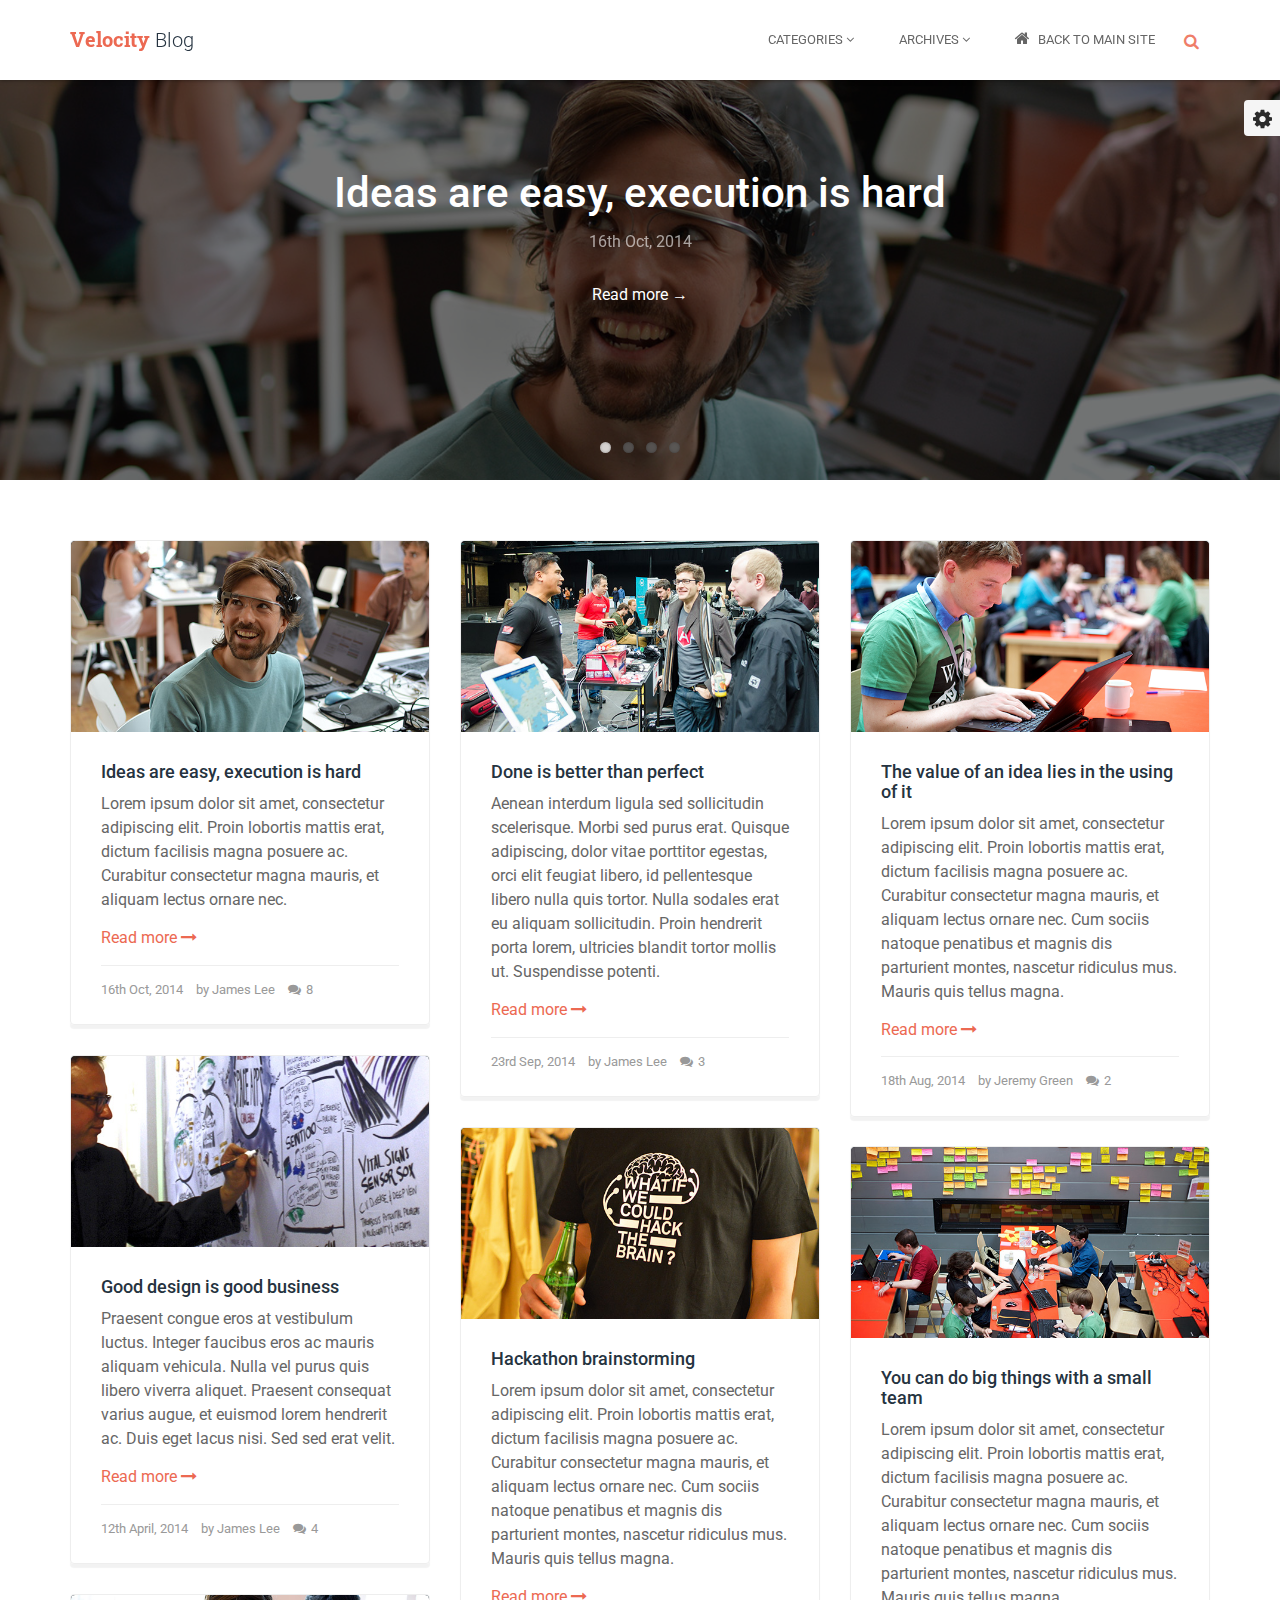
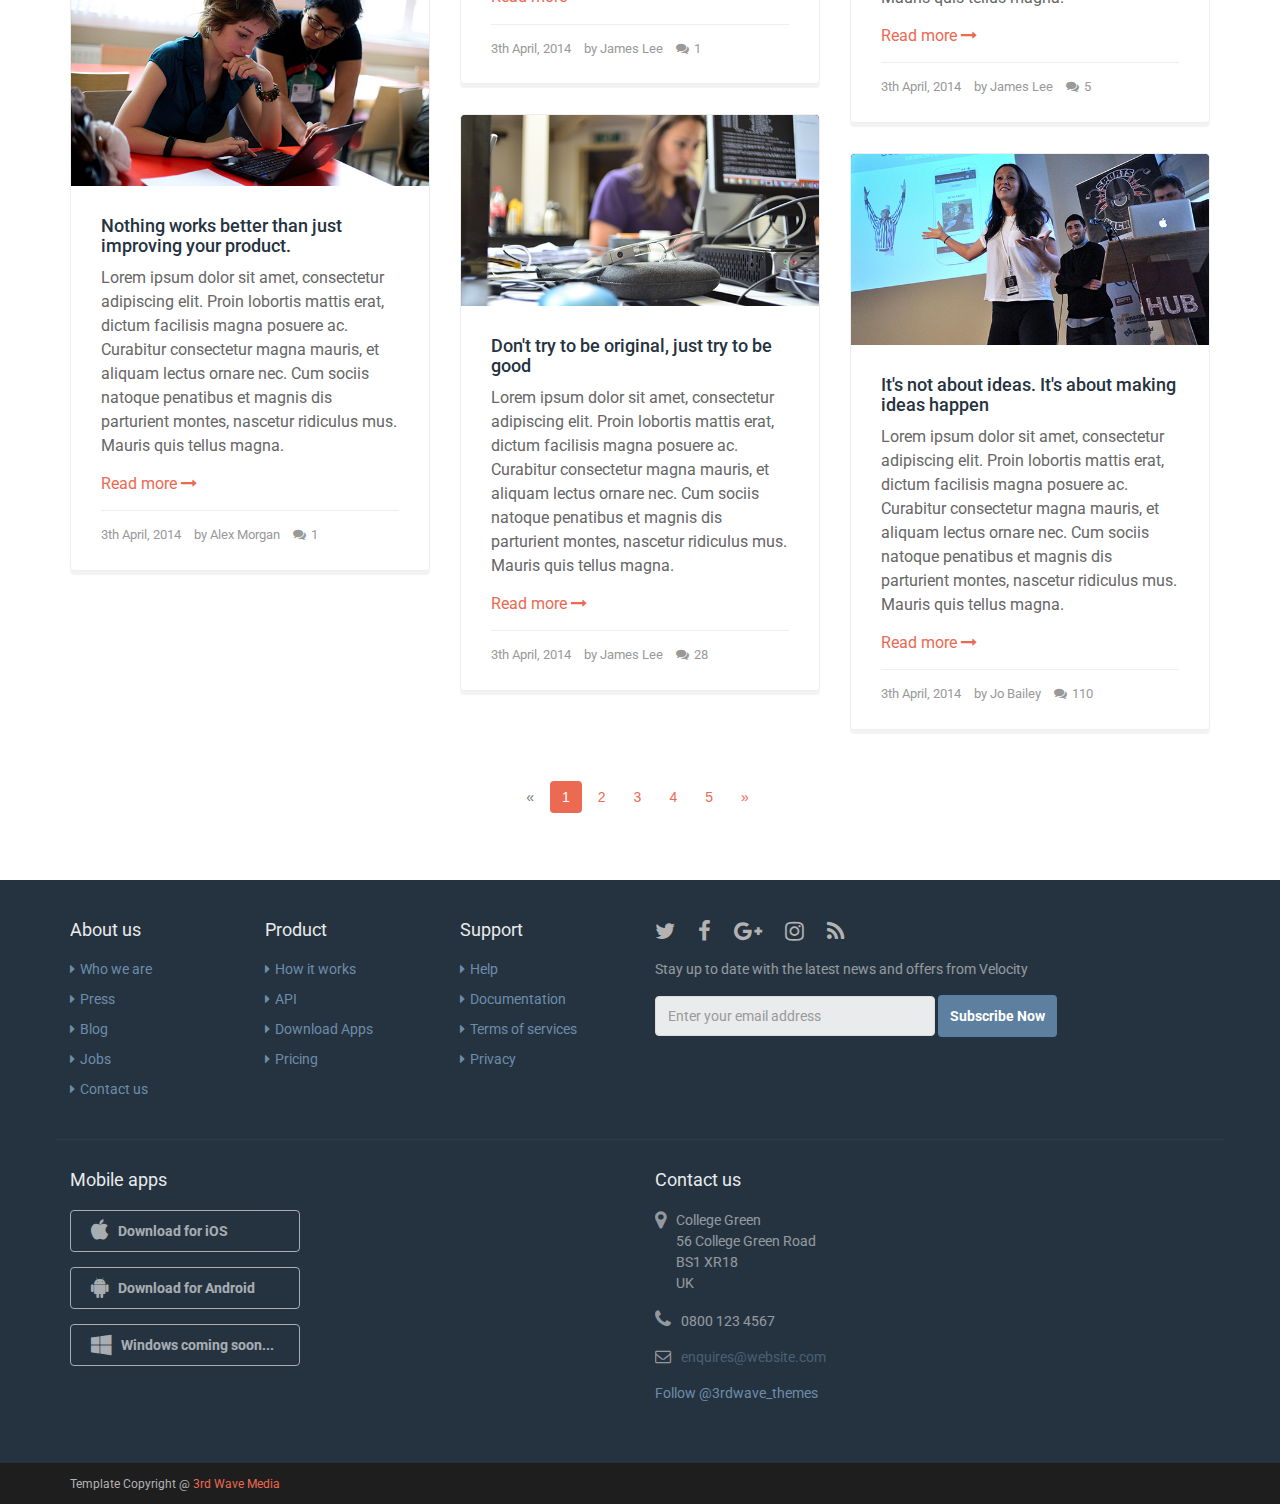
<file: velocity/blog.html>
<!DOCTYPE html>
<!--[if IE 8]> <html lang="en" class="ie8"> <![endif]-->  
<!--[if IE 9]> <html lang="en" class="ie9"> <![endif]-->  
<!--[if !IE]><!--> <html lang="en"> <!--<![endif]-->  
<head>
    <title>Responsive website template for products</title>
    <!-- Meta -->
    <meta charset="utf-8">
    <meta http-equiv="X-UA-Compatible" content="IE=edge">
    <meta name="viewport" content="width=device-width, initial-scale=1.0">
    <meta name="description" content="">
    <meta name="author" content="">    
    <link rel="shortcut icon" href="favicon.ico">  
    <link href='http://fonts.googleapis.com/css?family=Roboto:400,400italic,500,500italic,700,700italic,900,900italic,300italic,300' rel='stylesheet' type='text/css'> 
    <link href='http://fonts.googleapis.com/css?family=Roboto+Slab:400,700,300,100' rel='stylesheet' type='text/css'>
    <!-- Global CSS -->
    <link rel="stylesheet" href="assets/plugins/bootstrap/css/bootstrap.min.css">   
    <!-- Plugins CSS -->    
    <link rel="stylesheet" href="assets/plugins/font-awesome/css/font-awesome.css">
    <link rel="stylesheet" href="assets/plugins/flexslider/flexslider.css">
    <!-- Theme CSS -->
    <link id="theme-style" rel="stylesheet" href="assets/css/styles.css">
    <!-- HTML5 shim and Respond.js for IE8 support of HTML5 elements and media queries -->
    <!--[if lt IE 9]>
      <script src="https://oss.maxcdn.com/html5shiv/3.7.2/html5shiv.min.js"></script>
      <script src="https://oss.maxcdn.com/respond/1.4.2/respond.min.js"></script>
    <![endif]-->
</head> 

<body class="blog-page">
    <div class="wrapper">
        <!-- ******HEADER****** --> 
        <header class="header header-blog">  
            <div class="container">       
                <h1 class="logo">
                    <a href="blog.html">Velocity <span class="sub">Blog</span></a>
                </h1><!--//logo-->
                <nav class="main-nav navbar-right" role="navigation">
                    <div class="navbar-header">
                        <button class="navbar-toggle" type="button" data-toggle="collapse" data-target="#navbar-collapse">
                            <span class="sr-only">Toggle navigation</span>
                            <span class="icon-bar"></span>
                            <span class="icon-bar"></span>
                            <span class="icon-bar"></span>
                        </button><!--//nav-toggle-->
                    </div><!--//navbar-header-->
                    <div id="navbar-collapse" class="navbar-collapse collapse">
                        <ul class="nav navbar-nav">
                            <li class="nav-item dropdown">
                                <a class="dropdown-toggle" data-toggle="dropdown" data-hover="dropdown" data-delay="0" data-close-others="false" href="#">Categories <i class="fa fa-angle-down"></i></a>
                                <ul class="dropdown-menu">
                                    <li><a href="blog-category.html">Tech</a></li>
                                    <li><a href="blog-category.html">Apps</a></li>
                                    <li><a href="blog-category.html">News</a></li>
                                    <li><a href="blog-category.html">Community</a></li>              
                                </ul>                            
                            </li><!--//dropdown-->
                            <li class="nav-item dropdown">
                                <a class="dropdown-toggle" data-toggle="dropdown" data-hover="dropdown" data-delay="0" data-close-others="false" href="#">Archives <i class="fa fa-angle-down"></i></a>
                                <ul class="dropdown-menu">
                                    <li><a href="blog-archive.html">Sep 2014 (5)</a></li>
                                    <li><a href="blog-archive.html">Aug 2014 (6)</a></li>
                                    <li><a href="blog-archive.html">July 2014 (3)</a></li>
                                    <li><a href="blog-archive.html">June 2014 (4)</a></li>              
                                </ul>                            
                            </li><!--//dropdown-->
                            <li class="nav-item nav-item-main-site last"><a href="index.html"><i class="fa fa-home"></i> Back to main site</a></li>
                        </ul><!--//nav-->
                        
                        <div class="searchbox-container">
                            <form class="searchbox">
                                <label class="sr-only" for="search-form">Search</label>
                                <input id="search-form" class="form-control searchbox-input" placeholder="Search the blog..." type="search" value="" name="search-form">
                                <input class="searchbox-submit" type="submit" value="GO">
                                <i class="fa fa-search searchbox-icon"></i>
                            </form>
                        </div><!--//searchbox-container-->                                                
                        
                    </div><!--//navabr-collapse-->
                </nav><!--//main-nav-->         
            </div><!--//container-->
        </header><!--//header-->         
        
        <section class="featured-blog-posts section">       
       
            <div class="flexslider blog-slider">
                <ul class="slides">
                    <li class="slide slide-1">
                        <div class="flex-caption container">
                            <h3 class="title"><a href="#">Ideas are easy, execution is hard</a></h3>
                            <div class="meta">16th Oct, 2014</div>
                            <a class="more-link" href="blog-single.html">Read more &rarr;</a>
                        </div><!--//flex-caption-->
                    </li>
                    <li class="slide slide-2">
                        <div class="flex-caption container">
                            <h3 class="title"><a href="#">Done is better than perfect</a></h3>
                            <div class="meta">23rd Sep, 2014</div>
                            <a class="more-link" href="blog-single.html">Read more &rarr;</a>
                        </div><!--//flex-caption-->
                    </li>
                    <li class="slide slide-3">
                        <div class="flex-caption container">
                            <h3 class="title"><a href="#">The value of an idea lies in the using of it</a></h3>
                            <div class="meta">18th Aug, 2014</div>
                            <a class="more-link" href="blog-single.html">Read more &rarr;</a>
                        </div><!--//flex-caption-->
                    </li>
                    <li class="slide slide-4">
                        <div class="flex-caption container">
                            <h3 class="title"><a href="#">Good design is good business</a></h3>
                            <div class="meta">5th Aug, 2014</div>
                            <a class="more-link" href="blog-single.html">Read more &rarr;</a>
                        </div><!--//flex-caption-->
                    </li>
                </ul><!--//slides-->
            </div><!--//flexslider-->
                    
        </section><!--//featured-blog-posts-->
        
        <!-- ******BLOG LIST****** --> 
        <div class="blog container">
            <div class="row">
                <div id="blog-mansonry" class="blog-list">
                    <article class="post col-md-4 col-sm-6 col-xs-12">
                        <div class="post-inner">
                            <figure class="post-thumb">
                                <a href="blog-single.html"><img class="img-responsive" src="assets/images/blog/post-1-thumb.jpg" alt="" /></a>                                
                            </figure><!--//post-thumb-->
                            <div class="content">
                                <h3 class="post-title"><a href="blog-single.html">Ideas are easy, execution is hard</a></h3>
                                <div class="post-entry">
                                    <p>Lorem ipsum dolor sit amet, consectetur adipiscing elit. Proin lobortis mattis erat, dictum facilisis magna posuere ac. Curabitur consectetur magna mauris, et aliquam lectus ornare nec.</p>
                                    <a class="read-more" href="blog-single.html">Read more <i class="fa fa-long-arrow-right"></i></a>
                                </div>
                                <div class="meta">
                                    <ul class="meta-list list-inline">                                       
                                    	<li class="post-time post_date date updated">16th Oct, 2014</li>
                                    	<li class="post-author"> by <a href="#">James Lee</a></li>
                                    	<li class="post-comments-link">
                                	        <a href="blog-single.html#comment-area"><i class="fa fa-comments"></i>8</a>
                                	    </li>
                                	</ul><!--//meta-list-->                           	
                                </div><!--meta-->
                            </div><!--//content-->
                        </div><!--//post-inner-->
                    </article><!--//post-->
                    
                    <article class="post col-md-4 col-sm-6 col-xs-12">
                        <div class="post-inner">
                            <figure class="post-thumb">
                                <a href="blog-single.html"><img class="img-responsive" src="assets/images/blog/post-2-thumb.jpg" alt="" /></a>
                            </figure><!--//post-thumb-->
                            <div class="content">
                                <h3 class="post-title"><a href="blog-single.html">Done is better than perfect</a></h3>
                                <div class="post-entry">
                                    <p>Aenean interdum ligula sed sollicitudin scelerisque. Morbi sed purus erat. Quisque adipiscing, dolor vitae porttitor egestas, orci elit feugiat libero, id pellentesque libero nulla quis tortor. Nulla sodales erat eu aliquam sollicitudin. Proin hendrerit porta lorem, ultricies blandit tortor mollis ut. Suspendisse potenti.</p>
                                    <a class="read-more" href="blog-single.html">Read more <i class="fa fa-long-arrow-right"></i></a>
                                </div>
                                <div class="meta">
                                    <ul class="meta-list list-inline">                                       
                                    	<li class="post-time post_date date updated">23rd Sep, 2014</li>
                                    	<li class="post-author"> by <a href="#">James Lee</a></li>
                                    	<li class="post-comments-link">
                                	        <a href="blog-single.html#comment-area"><i class="fa fa-comments"></i>3</a>
                                	    </li>
                                	</ul><!--//meta-list-->                           	
                                </div><!--meta-->
                            </div><!--//content-->
                        </div><!--//post-inner-->
                    </article><!--//post-->
                    
                    <article class="post col-md-4 col-sm-6 col-xs-12">
                        <div class="post-inner">
                            <figure class="post-thumb">
                                <a href="blog-single.html"><img class="img-responsive" src="assets/images/blog/post-3-thumb.jpg" alt="" /></a>
                            </figure><!--//post-thumb-->
                            <div class="content">
                                <h3 class="post-title"><a href="blog-single.html">The value of an idea lies in the using of it</a></h3>
                                <div class="post-entry">
                                    <p>Lorem ipsum dolor sit amet, consectetur adipiscing elit. Proin lobortis mattis erat, dictum facilisis magna posuere ac. Curabitur consectetur magna mauris, et aliquam lectus ornare nec. Cum sociis natoque penatibus et magnis dis parturient montes, nascetur ridiculus mus. Mauris quis tellus magna.</p>
                                    <a class="read-more" href="blog-single.html">Read more <i class="fa fa-long-arrow-right"></i></a>
                                </div>
                                <div class="meta">
                                    <ul class="meta-list list-inline">                                       
                                    	<li class="post-time post_date date updated">18th Aug, 2014</li>
                                    	<li class="post-author"> by <a href="#">Jeremy Green</a></li>
                                    	<li class="post-comments-link">
                                	        <a href="blog-single.html#comment-area"><i class="fa fa-comments"></i>2</a>
                                	    </li>
                                	</ul><!--//meta-list-->                           	
                                </div><!--meta-->
                            </div><!--//content-->
                        </div><!--//post-inner-->
                    </article><!--//post-->
                    
                    <article class="post col-md-4 col-sm-6 col-xs-12">
                        <div class="post-inner">
                            <figure class="post-thumb">
                                <a href="blog-single.html"><img class="img-responsive" src="assets/images/blog/post-4-thumb.jpg" alt="" /></a>
                            </figure><!--//post-thumb-->
                            <div class="content">
                                <h3 class="post-title"><a href="blog-single.html">Good design is good business</a></h3>                                
                                <div class="post-entry">
                                    <p>Praesent congue eros at vestibulum luctus. Integer faucibus eros ac mauris aliquam vehicula. Nulla vel purus quis libero viverra aliquet. Praesent consequat varius augue, et euismod lorem hendrerit ac. Duis eget lacus nisi. Sed sed erat velit.</p>
                                    <a class="read-more" href="blog-single.html">Read more <i class="fa fa-long-arrow-right"></i></a>
                                </div>
                                <div class="meta">
                                    <ul class="meta-list list-inline">                                       
                                    	<li class="post-time post_date date updated">12th April, 2014</li>
                                    	<li class="post-author"> by <a href="#">James Lee</a></li>
                                    	<li class="post-comments-link">
                                	        <a href="blog-single.html#comment-area"><i class="fa fa-comments"></i>4</a>
                                	    </li>
                                	</ul><!--//meta-list-->                     	
                                </div><!--meta-->
                            </div><!--//content-->
                        </div><!--//post-inner-->
                    </article><!--//post-->
                    
                    <article class="post col-md-4 col-sm-6 col-xs-12">
                        <div class="post-inner">
                            <figure class="post-thumb">
                                <a href="blog-single.html"><img class="img-responsive" src="assets/images/blog/post-5-thumb.jpg" alt="" /></a>
                            </figure><!--//post-thumb-->
                            <div class="content">
                                <h3 class="post-title"><a href="blog-single.html">Hackathon brainstorming</a></h3>                                
                                <div class="post-entry">
                                    <p>Lorem ipsum dolor sit amet, consectetur adipiscing elit. Proin lobortis mattis erat, dictum facilisis magna posuere ac. Curabitur consectetur magna mauris, et aliquam lectus ornare nec. Cum sociis natoque penatibus et magnis dis parturient montes, nascetur ridiculus mus. Mauris quis tellus magna.</p>
                                    <a class="read-more" href="blog-single.html">Read more <i class="fa fa-long-arrow-right"></i></a>
                                </div>
                                <div class="meta">
                                    <ul class="meta-list list-inline">                                       
                                    	<li class="post-time post_date date updated">3th April, 2014</li>
                                    	<li class="post-author"> by <a href="#">James Lee</a></li>
                                    	<li class="post-comments-link">
                                	        <a href="blog-single.html#comment-area"><i class="fa fa-comments"></i>1</a>
                                	    </li>
                                	</ul><!--//meta-list-->                           	
                                </div><!--meta-->
                            </div><!--//content-->
                        </div><!--//post-inner-->
                    </article><!--//post-->
                    
                    <article class="post col-md-4 col-sm-6 col-xs-12">
                        <div class="post-inner">
                            <figure class="post-thumb">
                                <a href="blog-single.html"><img class="img-responsive" src="assets/images/blog/post-6-thumb.jpg" alt="" /></a>
                            </figure><!--//post-thumb-->
                            <div class="content">
                                <h3 class="post-title"><a href="blog-single.html">You can do big things with a small team</a></h3>
                                <div class="post-entry">
                                <p>Lorem ipsum dolor sit amet, consectetur adipiscing elit. Proin lobortis mattis erat, dictum facilisis magna posuere ac. Curabitur consectetur magna mauris, et aliquam lectus ornare nec. Cum sociis natoque penatibus et magnis dis parturient montes, nascetur ridiculus mus. Mauris quis tellus magna.</p>
                                <a class="read-more" href="blog-single.html">Read more <i class="fa fa-long-arrow-right"></i></a>
                                </div>
                                <div class="meta">
                                    <ul class="meta-list list-inline">                                       
                                    	<li class="post-time post_date date updated">3th April, 2014</li>
                                    	<li class="post-author"> by <a href="#">James Lee</a></li>
                                    	<li class="post-comments-link">
                                	        <a href="blog-single.html#comment-area"><i class="fa fa-comments"></i>5</a>
                                	    </li>
                                	</ul><!--//meta-list-->                           	
                                </div><!--meta-->
                            </div><!--//content-->
                        </div><!--//post-inner-->
                    </article><!--//post-->
                    
                    <article class="post col-md-4 col-sm-6 col-xs-12">
                        <div class="post-inner">
                            <figure class="post-thumb">
                                <a href="blog-single.html"><img class="img-responsive" src="assets/images/blog/post-7-thumb.jpg" alt="" /></a>
                            </figure><!--//post-thumb-->
                            <div class="content">
                                <h3 class="post-title"><a href="blog-single.html">Nothing works better than just improving your product.</a></h3>
                                <div class="post-entry">
                                    <p>Lorem ipsum dolor sit amet, consectetur adipiscing elit. Proin lobortis mattis erat, dictum facilisis magna posuere ac. Curabitur consectetur magna mauris, et aliquam lectus ornare nec. Cum sociis natoque penatibus et magnis dis parturient montes, nascetur ridiculus mus. Mauris quis tellus magna.</p>
                                    <a class="read-more" href="blog-single.html">Read more <i class="fa fa-long-arrow-right"></i></a>
                                </div>
                                <div class="meta">
                                    <ul class="meta-list list-inline">                                       
                                    	<li class="post-time post_date date updated">3th April, 2014</li>
                                    	<li class="post-author"> by <a href="#">Alex Morgan</a></li>
                                    	<li class="post-comments-link">
                                	        <a href="blog-single.html#comment-area"><i class="fa fa-comments"></i>1</a>
                                	    </li>
                                	</ul><!--//meta-list-->                           	
                                </div><!--meta-->
                            </div><!--//content-->
                        </div><!--//post-inner-->
                    </article><!--//post-->
                    
                    <article class="post col-md-4 col-sm-6 col-xs-12">
                        <div class="post-inner">
                            <figure class="post-thumb">
                                <a href="blog-single.html"><img class="img-responsive" src="assets/images/blog/post-8-thumb.jpg" alt="" /></a>
                            </figure><!--//post-thumb-->
                            <div class="content">
                                <h3 class="post-title"><a href="blog-single.html">Don't try to be original, just try to be good</a></h3>
                                <div class="post-entry">
                                    <p>Lorem ipsum dolor sit amet, consectetur adipiscing elit. Proin lobortis mattis erat, dictum facilisis magna posuere ac. Curabitur consectetur magna mauris, et aliquam lectus ornare nec. Cum sociis natoque penatibus et magnis dis parturient montes, nascetur ridiculus mus. Mauris quis tellus magna.</p>
                                    <a class="read-more" href="blog-single.html">Read more <i class="fa fa-long-arrow-right"></i></a>
                                </div>
                                <div class="meta">
                                    <ul class="meta-list list-inline">                                       
                                    	<li class="post-time post_date date updated">3th April, 2014</li>
                                    	<li class="post-author"> by <a href="#">James Lee</a></li>
                                    	<li class="post-comments-link">
                                	        <a href="blog-single.html#comment-area"><i class="fa fa-comments"></i>28</a>
                                	    </li>
                                	</ul><!--//meta-list-->                           	
                                </div><!--meta-->
                            </div><!--//content-->
                        </div><!--//post-inner-->
                    </article><!--//post-->
                    
                    <article class="post col-md-4 col-sm-6 col-xs-12">
                        <div class="post-inner">
                            <figure class="post-thumb">
                                <a href="blog-single.html"><img class="img-responsive" src="assets/images/blog/post-9-thumb.jpg" alt="" /></a>
                            </figure><!--//post-thumb-->
                            <div class="content">
                                <h3 class="post-title"><a href="blog-single.html">It's not about ideas. It's about making ideas happen</a></h3>
                                <div class="post-entry">
                                    <p>Lorem ipsum dolor sit amet, consectetur adipiscing elit. Proin lobortis mattis erat, dictum facilisis magna posuere ac. Curabitur consectetur magna mauris, et aliquam lectus ornare nec. Cum sociis natoque penatibus et magnis dis parturient montes, nascetur ridiculus mus. Mauris quis tellus magna.</p>
                                    <a class="read-more" href="blog-single.html">Read more <i class="fa fa-long-arrow-right"></i></a>
                                </div>
                                <div class="meta">
                                    <ul class="meta-list list-inline">                                       
                                    	<li class="post-time post_date date updated">3th April, 2014</li>
                                    	<li class="post-author"> by <a href="#">Jo Bailey</a></li>
                                    	<li class="post-comments-link">
                                	        <a href="blog-single.html#comment-area"><i class="fa fa-comments"></i>110</a>
                                	    </li>
                                	</ul><!--//meta-list-->                           	
                                </div><!--meta-->
                             </div><!--//content-->
                        </div><!--//post-inner-->
                    </article><!--//post-->
                    
                </div><!--//blog-list-->  
            </div><!--//row-->
            <div class="pagination-container text-center">
                <ul class="pagination">
                    <li class="disabled"><a href="#">&laquo;</a></li>
                    <li class="active"><a href="#">1<span class="sr-only">(current)</span></a></li>
                    <li><a href="#">2</a></li>
                    <li><a href="#">3</a></li>
                    <li><a href="#">4</a></li>
                    <li><a href="#">5</a></li>
                    <li><a href="#">&raquo;</a></li>
                </ul><!--//pagination-->
            </div><!--//pagination-container-->
        </div><!--//blog-->        
    </div><!--//wrapper-->
    
    <!-- ******FOOTER****** --> 
    <footer class="footer">
        <div class="footer-content">
            <div class="container">
                <div class="row">                    
                    <div class="footer-col links col-md-2 col-sm-4 col-xs-12">
                        <div class="footer-col-inner">
                            <h3 class="title">About us</h3>
                            <ul class="list-unstyled">
                                <li><a href="#"><i class="fa fa-caret-right"></i>Who we are</a></li>
                                <li><a href="#"><i class="fa fa-caret-right"></i>Press</a></li>
                                <li><a href="#"><i class="fa fa-caret-right"></i>Blog</a></li>
                                <li><a href="#"><i class="fa fa-caret-right"></i>Jobs</a></li>
                                <li><a href="#"><i class="fa fa-caret-right"></i>Contact us</a></li>
                            </ul>
                        </div><!--//footer-col-inner-->
                    </div><!--//foooter-col-->    
                    <div class="footer-col links col-md-2 col-sm-4 col-xs-12">
                        <div class="footer-col-inner">
                            <h3 class="title">Product</h3>
                            <ul class="list-unstyled">
                                <li><a href="#"><i class="fa fa-caret-right"></i>How it works</a></li>
                                <li><a href="#"><i class="fa fa-caret-right"></i>API</a></li>
                                <li><a href="#"><i class="fa fa-caret-right"></i>Download Apps</a></li>
                                <li><a href="#"><i class="fa fa-caret-right"></i>Pricing</a></li>
                            </ul>
                        </div><!--//footer-col-inner-->
                    </div><!--//foooter-col-->              
                    <div class="footer-col links col-md-2 col-sm-4 col-xs-12 sm-break">
                        <div class="footer-col-inner">
                            <h3 class="title">Support</h3>
                            <ul class="list-unstyled">
                                <li><a href="#"><i class="fa fa-caret-right"></i>Help</a></li>
                                <li><a href="#"><i class="fa fa-caret-right"></i>Documentation</a></li>
                                <li><a href="#"><i class="fa fa-caret-right"></i>Terms of services</a></li>
                                <li><a href="#"><i class="fa fa-caret-right"></i>Privacy</a></li>
                            </ul>
                        </div><!--//footer-col-inner-->            
                    </div><!--//foooter-col-->   
                    <div class="footer-col connect col-xs-12 col-md-6">
                        <div class="footer-col-inner">
                            <ul class="social list-inline">
                                <li><a href="https://twitter.com/3rdwave_themes" target="_blank"><i class="fa fa-twitter"></i></a></li>
                                <li><a href="#"><i class="fa fa-facebook"></i></a></li>
                                <li><a href="#"><i class="fa fa-google-plus"></i></a></li>
                                <li><a href="#"><i class="fa fa-instagram"></i></a></li>        
                                <li class="row-end"><a href="#"><i class="fa fa-rss"></i></a></li>             
                            </ul>
                            <div class="form-container">
                                <p class="intro">Stay up to date with the latest news and offers from Velocity</p>
                                <form class="signup-form navbar-form">
                                    <div class="form-group">
                                        <input type="text" class="form-control" placeholder="Enter your email address">
                                    </div>   
                                    <button type="submit" class="btn btn-cta btn-cta-primary">Subscribe Now</button>                                 
                                </form>                               
                            </div><!--//subscription-form-->
                        </div><!--//footer-col-inner-->
                    </div><!--//foooter-col-->
                    <div class="clearfix"></div> 
                </div><!--//row-->
                <div class="row has-divider">
                    <div class="footer-col download col-xs-12 col-md-6">
                        <div class="footer-col-inner">
                            <h3 class="title">Mobile apps</h3>
                            <ul class="list-unstyled download-list">
                                <li><a class="btn btn-ghost" href="#"><i class="fa fa-apple"></i><span class="text">Download for iOS</span> </a></li>
                                <li><a class="btn btn-ghost" href="#"><i class="fa fa-android"></i><span class="text">Download for Android</span></a></li>
                                <li><a class="btn btn-ghost" href="#"><i class="fa fa-windows"></i><span class="text">Windows coming soon...</span></a></li>
                            </ul>
                        </div><!--//footer-col-inner-->
                    </div><!--//download-->
                    <div class="footer-col contact col-xs-12 col-md-6">
                        <div class="footer-col-inner">
                            <h3 class="title">Contact us</h3>                          
                            <p class="adr clearfix">
                                <i class="fa fa-map-marker pull-left"></i>        
                                <span class="adr-group pull-left">       
                                    <span class="street-address">College Green</span><br>
                                    <span class="region">56 College Green Road</span><br>
                                    <span class="postal-code">BS1 XR18</span><br>
                                    <span class="country-name">UK</span>
                                </span>
                            </p>
                            <p class="tel"><i class="fa fa-phone"></i>0800 123 4567</p>
                            <p class="email"><i class="fa fa-envelope-o"></i><a href="#">enquires@website.com</a></p> 
                            <a href="https://twitter.com/3rdwave_themes" class="twitter-follow-button" data-show-count="false">Follow @3rdwave_themes</a>
<script>!function(d,s,id){var js,fjs=d.getElementsByTagName(s)[0],p=/^http:/.test(d.location)?'http':'https';if(!d.getElementById(id)){js=d.createElement(s);js.id=id;js.src=p+'://platform.twitter.com/widgets.js';fjs.parentNode.insertBefore(js,fjs);}}(document, 'script', 'twitter-wjs');</script>                        
                        </div><!--//footer-col-inner-->
                    </div><!--//contact-->
                </div>
            </div><!--//container-->
        </div><!--//footer-content-->
        <div class="bottom-bar">
            <div class="container">
                <small class="copyright">Template Copyright @ <a href="http://themes.3rdwavemedia.com/" target="_blank">3rd Wave Media</a></small>                
            </div><!--//container-->
        </div><!--//bottom-bar-->
    </footer><!--//footer-->
    
    <!-- Video Modal -->
    <div class="modal modal-video" id="modal-video" tabindex="-1" role="dialog" aria-labelledby="videoModalLabel" aria-hidden="true">
        <div class="modal-dialog">
            <div class="modal-content">
                <div class="modal-header">
                    <button type="button" class="close" data-dismiss="modal" aria-hidden="true">&times;</button>
                    <h4 id="videoModalLabel" class="modal-title sr-only">Video Tour</h4>
                </div>
                <div class="modal-body">
                    <div class="video-container">
                        <iframe src="//player.vimeo.com/video/28872840?color=ffffff&amp;wmode=transparent" width="720" height="405" frameborder="0" webkitallowfullscreen mozallowfullscreen allowfullscreen></iframe>
                    </div><!--//video-container-->
                </div><!--//modal-body-->
            </div><!--//modal-content-->
        </div><!--//modal-dialog-->
    </div><!--//modal-->
    
    <!-- *****CONFIGURE STYLE****** -->  
    <div class="config-wrapper">
        <div class="config-wrapper-inner">
            <a id="config-trigger" class="config-trigger" href="#"><i class="fa fa-cog"></i></a>
            <div id="config-panel" class="config-panel">
                <h5>Choose Colour</h5>
                <ul id="color-options" class="list-unstyled list-inline">
                    <li class="theme-1 active" ><a data-style="assets/css/styles.css" href="#"></a></li>
                    <li class="theme-2"><a data-style="assets/css/styles-2.css" href="#"></a></li>
                    <li class="theme-3"><a data-style="assets/css/styles-3.css" href="#"></a></li>
                    <li class="theme-4"><a data-style="assets/css/styles-4.css" href="#"></a></li>                   
                    <li class="theme-5"><a data-style="assets/css/styles-5.css" href="#"></a></li>                     
                    <li class="theme-6"><a data-style="assets/css/styles-6.css" href="#"></a></li>
                    <li class="theme-7"><a data-style="assets/css/styles-7.css" href="#"></a></li>
                    <li class="theme-8"><a data-style="assets/css/styles-8.css" href="#"></a></li>                    
                    <li class="theme-9"><a data-style="assets/css/styles-9.css" href="#"></a></li>
                    <li class="theme-10"><a data-style="assets/css/styles-10.css" href="#"></a></li>
                </ul><!--//color-options-->
                <a id="config-close" class="close" href="#"><i class="fa fa-times-circle"></i></a>
            </div><!--//configure-panel-->
        </div><!--//config-wrapper-inner-->
    </div><!--//config-wrapper-->
 
    <!-- Javascript -->          
    <script type="text/javascript" src="assets/plugins/jquery-1.12.3.min.js"></script>
    <script type="text/javascript" src="assets/plugins/bootstrap/js/bootstrap.min.js"></script> 
    <script type="text/javascript" src="assets/plugins/bootstrap-hover-dropdown.min.js"></script>
    <script type="text/javascript" src="assets/plugins/back-to-top.js"></script>
    <script type="text/javascript" src="assets/plugins/jquery-placeholder/jquery.placeholder.js"></script>
    <script type="text/javascript" src="assets/plugins/FitVids/jquery.fitvids.js"></script>
    <script type="text/javascript" src="assets/plugins/flexslider/jquery.flexslider-min.js"></script> 
            
    <!-- blog page specific js starts --> 
    <script type="text/javascript" src="assets/plugins/imagesloaded/imagesloaded.pkgd.min.js"></script>     
    <script type="text/javascript" src="assets/plugins/masonry.pkgd.min.js"></script> 
    <script type="text/javascript" src="assets/js/blog.js"></script>
    <!-- blog page specific js ends -->   
     
    <script type="text/javascript" src="assets/js/main.js"></script>
    
            
</body>
</html>
</file>
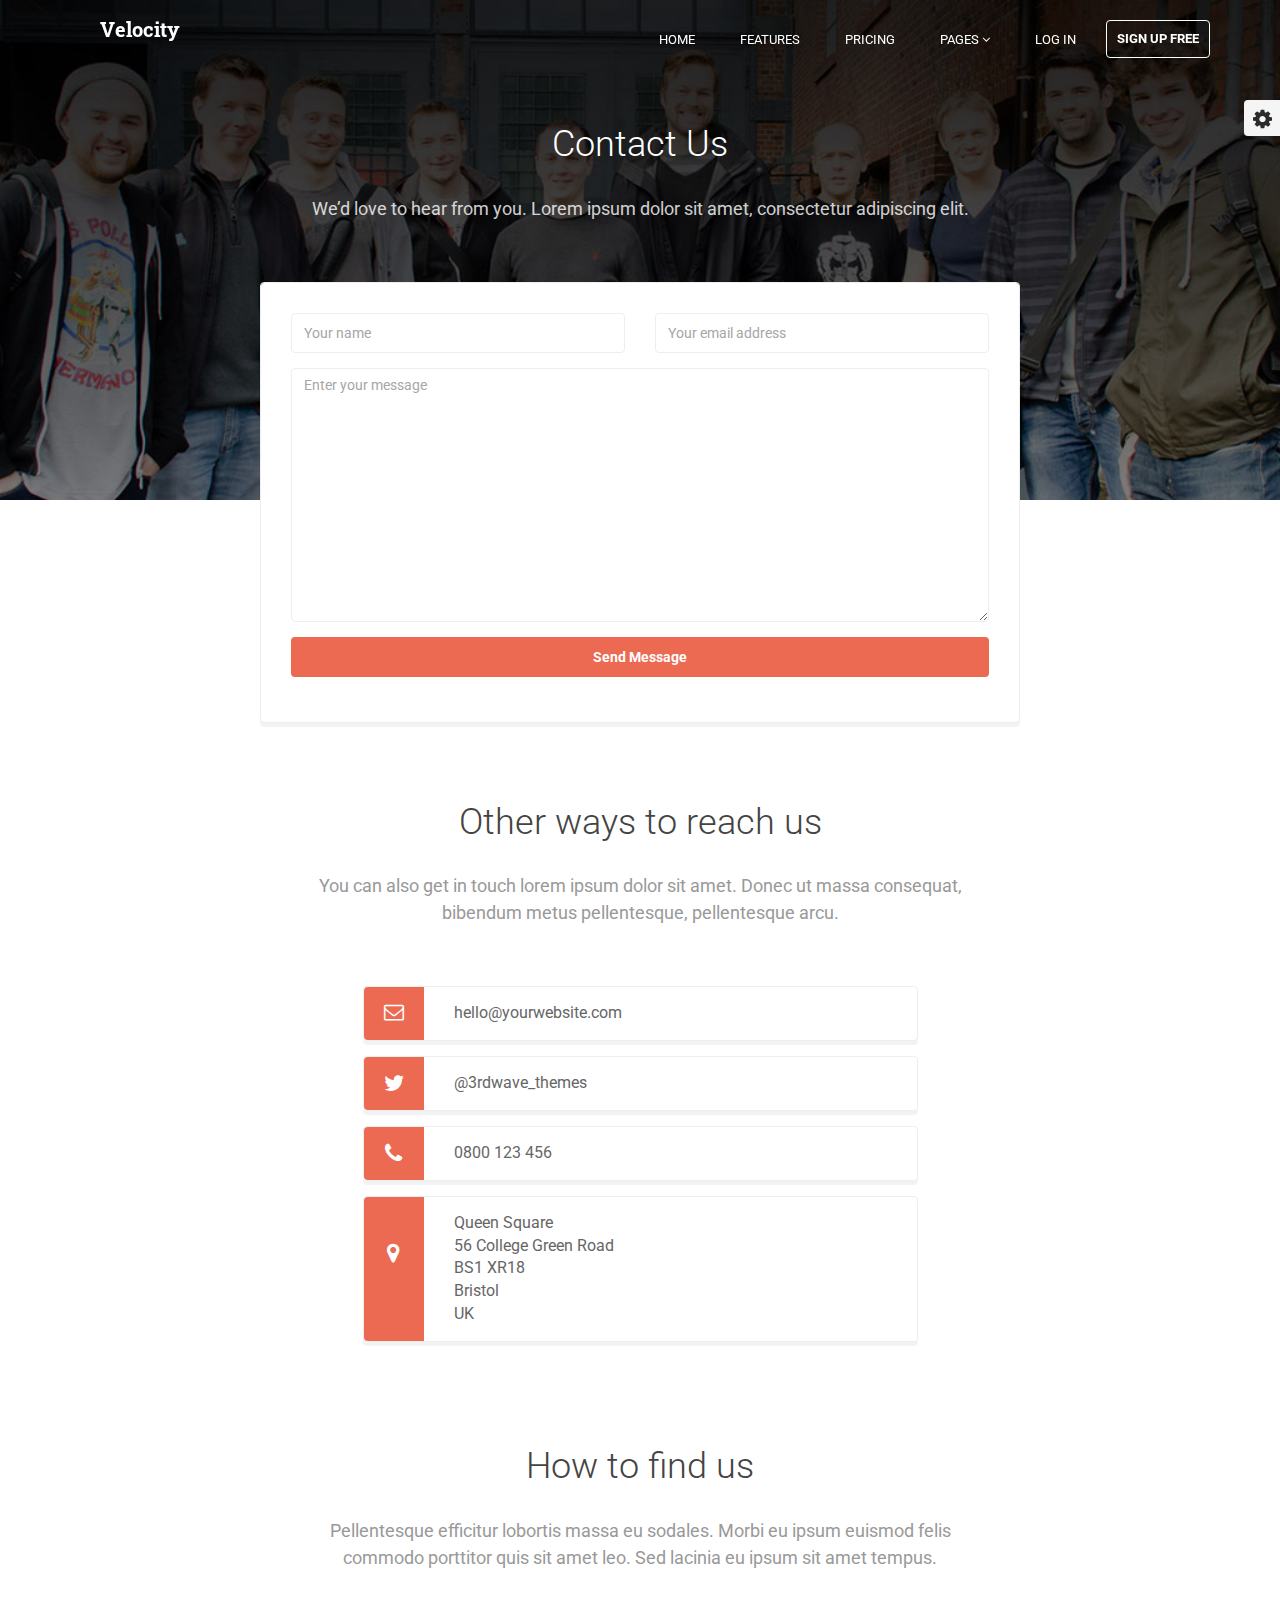
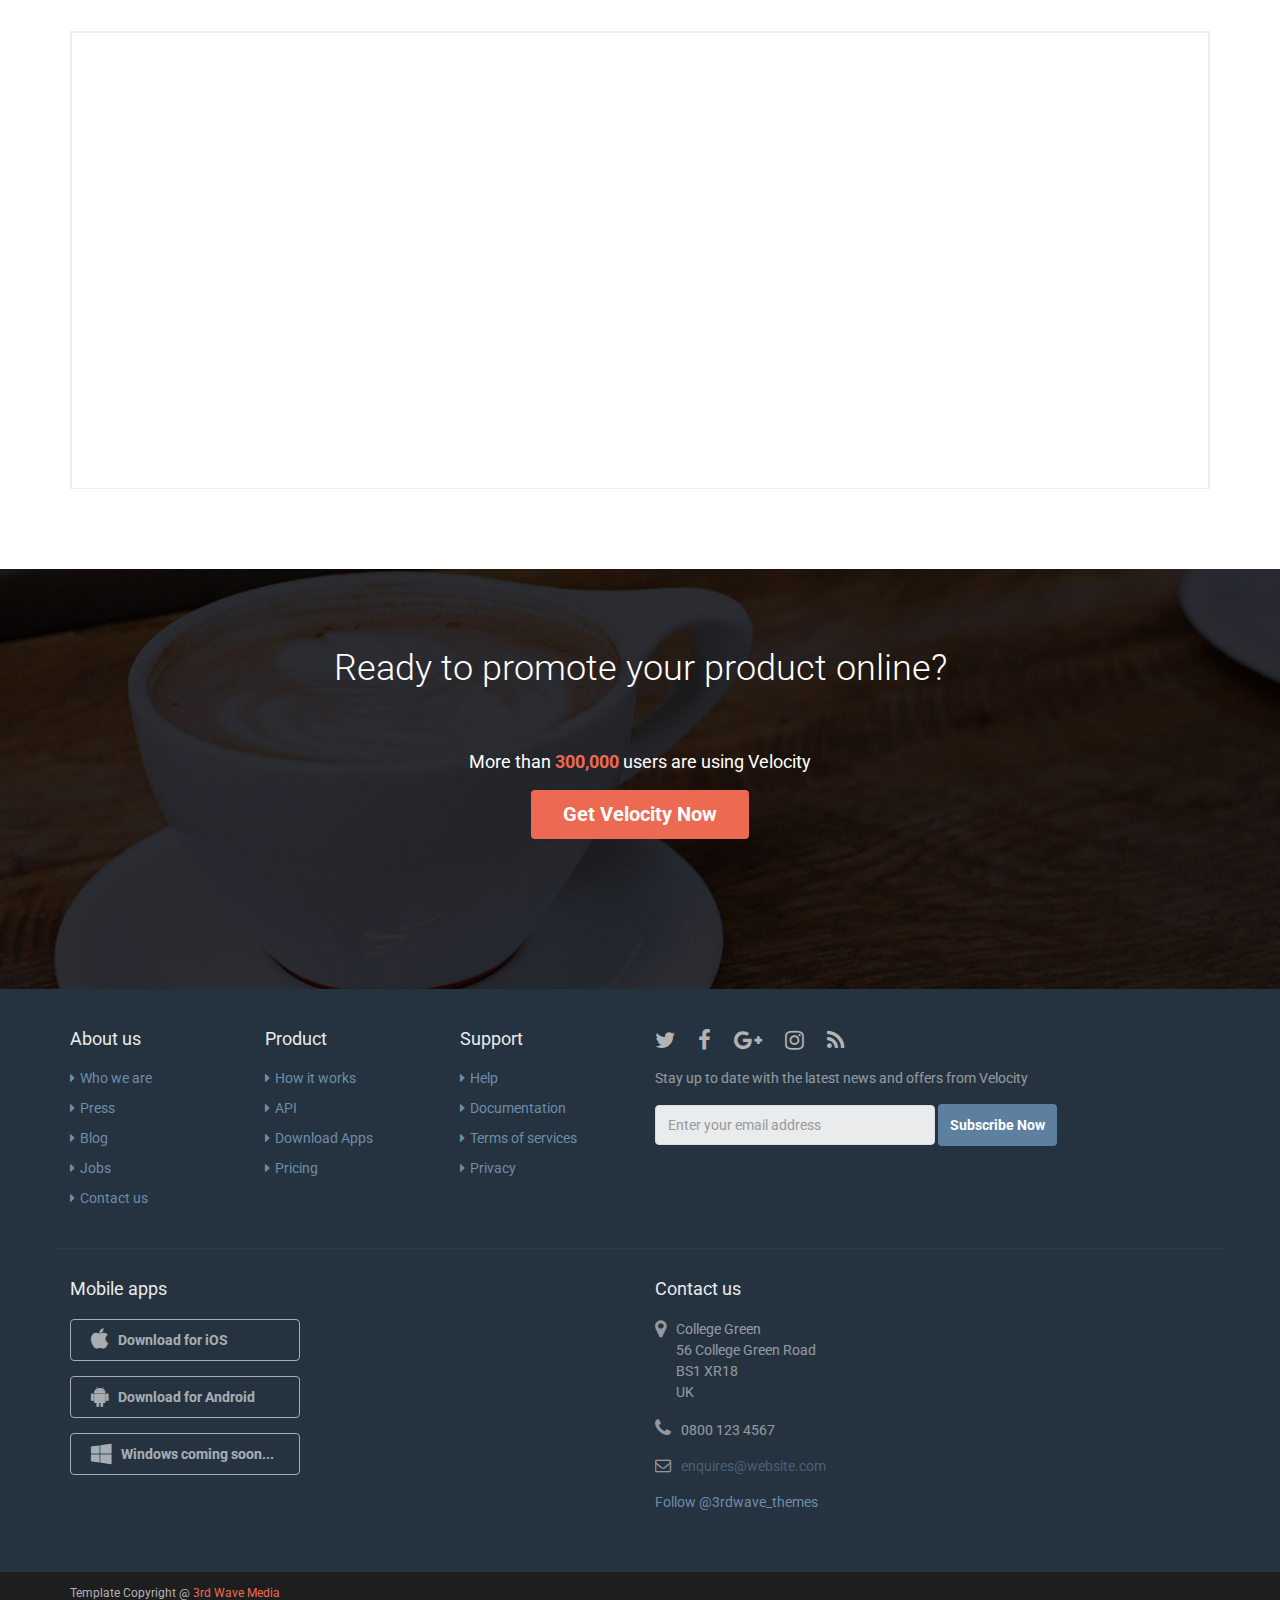
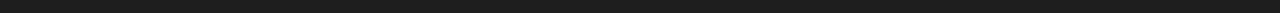
<file: velocity/contact.html>
<!DOCTYPE html>
<!--[if IE 8]> <html lang="en" class="ie8"> <![endif]-->  
<!--[if IE 9]> <html lang="en" class="ie9"> <![endif]-->  
<!--[if !IE]><!--> <html lang="en"> <!--<![endif]-->  
<head>
    <title>Responsive website template for products</title>
    <!-- Meta -->
    <meta charset="utf-8">
    <meta http-equiv="X-UA-Compatible" content="IE=edge">
    <meta name="viewport" content="width=device-width, initial-scale=1.0">
    <meta name="description" content="">
    <meta name="author" content="">    
    <link rel="shortcut icon" href="favicon.ico">  
    <link href='http://fonts.googleapis.com/css?family=Roboto:400,400italic,500,500italic,700,700italic,900,900italic,300italic,300' rel='stylesheet' type='text/css'> 
    <link href='http://fonts.googleapis.com/css?family=Roboto+Slab:400,700,300,100' rel='stylesheet' type='text/css'>
    <!-- Global CSS -->
    <link rel="stylesheet" href="assets/plugins/bootstrap/css/bootstrap.min.css">   
    <!-- Plugins CSS -->    
    <link rel="stylesheet" href="assets/plugins/font-awesome/css/font-awesome.css">
    <link rel="stylesheet" href="assets/plugins/flexslider/flexslider.css">
    <!-- Theme CSS -->
    <link id="theme-style" rel="stylesheet" href="assets/css/styles.css">
    <!-- HTML5 shim and Respond.js for IE8 support of HTML5 elements and media queries -->
    <!--[if lt IE 9]>
      <script src="https://oss.maxcdn.com/html5shiv/3.7.2/html5shiv.min.js"></script>
      <script src="https://oss.maxcdn.com/respond/1.4.2/respond.min.js"></script>
    <![endif]-->
</head> 

<body class="contact-page">
    <div class="wrapper">
        <!-- ******HEADER****** --> 
        <header id="header" class="header navbar-fixed-top">  
            <div class="container">       
                <h1 class="logo">
                    <a href="index.html"><span class="logo-icon"></span><span class="text">Velocity</span></a>
                </h1><!--//logo-->
                <nav class="main-nav navbar-right" role="navigation">
                    <div class="navbar-header">
                        <button class="navbar-toggle" type="button" data-toggle="collapse" data-target="#navbar-collapse">
                            <span class="sr-only">Toggle navigation</span>
                            <span class="icon-bar"></span>
                            <span class="icon-bar"></span>
                            <span class="icon-bar"></span>
                        </button><!--//nav-toggle-->
                    </div><!--//navbar-header-->
                    <div id="navbar-collapse" class="navbar-collapse collapse">
                        <ul class="nav navbar-nav">
                            <li class="nav-item"><a href="index.html">Home</a></li>
                            <li class="nav-item"><a href="features.html">Features</a></li>
                            <li class="nav-item"><a href="pricing.html">Pricing</a></li>
                            <li class="nav-item dropdown">
                                <a class="dropdown-toggle" data-toggle="dropdown" data-hover="dropdown" data-delay="0" data-close-others="false" href="#">Pages <i class="fa fa-angle-down"></i></a>
                                <ul class="dropdown-menu">
                                    <li><a href="download.html">Download Apps</a></li>
                                <li><a href="blog.html">Blog</a></li>
                                <li><a href="blog-single.html">Blog Single</a></li>
                                <li><a href="blog-category.html">Blog Category</a></li>
                                <li><a href="blog-archive.html">Blog Archive</a></li>
                                <li><a href="about.html">About Us</a></li>
                                <li><a href="contact.html">Contact</a></li>                 
                                </ul>                            
                            </li><!--//dropdown-->                        
                            <li class="nav-item"><a href="login.html">Log in</a></li>
                            <li class="nav-item nav-item-cta last"><a class="btn btn-cta btn-cta-secondary" href="signup.html">Sign Up Free</a></li>
                        </ul><!--//nav-->
                    </div><!--//navabr-collapse-->
                </nav><!--//main-nav-->                     
            </div><!--//container-->
        </header><!--//header-->
        
        <div class="headline-bg contact-headline-bg">
        </div><!--//headline-bg-->

        
        <!-- ******Contact Section****** --> 
        <section class="contact-section section section-on-bg">
            <div class="container">
                <h2 class="title text-center">Contact Us</h2>
                <p class="intro text-center">We’d love to hear from you. Lorem ipsum dolor sit amet, consectetur adipiscing elit.</p>
                <form id="contact-form" class="contact-form" method="post" action="">                    
                    <div class="row text-center">
                        <div class="contact-form-inner col-md-offset-2 col-sm-offset-0 xs-offset-0 col-xs-12 col-md-8">
                            <div class="row">                                                           
                                
                                <div class="form-group col-xs-12 col-sm-6">
                                    <label class="sr-only" for="cname">Your name</label>
                                    <input type="text" class="form-control" id="cname" name="name" placeholder="Your name" minlength="2" required>
                                </div>                    
                                <div class="form-group col-xs-12 col-sm-6">
                                    <label class="sr-only" for="cemail">Email address</label>
                                    <input type="email" class="form-control" id="cemail" name="email" placeholder="Your email address" required>
                                </div>
                                <div class="form-group col-xs-12">
                                    <label class="sr-only" for="cmessage">Your message</label>
                                    <textarea class="form-control" id="cmessage" name="message" placeholder="Enter your message" rows="12" required></textarea>
                                </div>
                                 <div class="form-group col-xs-12">
                                    <button type="submit" class="btn btn-block btn-cta btn-cta-primary">Send Message</button>
                                </div>                           
                            </div><!--//row-->
                        </div>
                    </div><!--//row-->
                    <div id="form-messages"></div>
                </form><!--//contact-form-->
            </div><!--//container-->
        </section><!--//contact-section-->
        
        <!-- ******Other Contact Section****** --> 
        <section class="contact-other-section section">
            <div class="container text-center">
                <h2 class="title">Other ways to reach us</h2>
                <p class="intro">You can also get in touch lorem ipsum dolor sit amet. Donec ut massa consequat, bibendum metus pellentesque, pellentesque arcu. </p>
                <div class="row">
                    <ul class="other-info list-unstyled col-md-6 col-sm-10 col-xs-12 col-md-offset-3 col-sm-offset-1 xs-offset-0" >
                        <li><i class="fa fa-envelope-o"></i><a href="#">hello@yourwebsite.com</a></li>
                        <li><i class="fa fa-twitter"></i><a href="https://twitter.com/3rdwave_media" target="_blank">@3rdwave_themes</a></li>
                        <li><i class="fa fa-phone"></i><a href="tel:+0800123456">0800 123 456</a></li>
                        <li><i class="fa fa-map-marker"></i>Queen Square <br /> 56 College Green Road<br />BS1 XR18<br />Bristol<br />UK</li>
                    </ul>
                </div><!--//row-->
            </div><!--//container-->
        </section><!--//contact-other-section-->
        
        <!-- ******Map Section****** --> 
        <section class="map-section section">
            <div class="container text-center">
                <h2 class="title">How to find us</h2>
                <p class="intro">Pellentesque efficitur lobortis massa eu sodales. Morbi eu ipsum euismod felis commodo porttitor quis sit amet leo. Sed lacinia eu ipsum sit amet tempus.</p>
                <div class="gmap-wrapper">
                    <div class="gmap-wrapper" id="map">
                        <!--//You need to embed your own google map below-->
                        <!--//Ref: https://support.google.com/maps/answer/144361?co=GENIE.Platform%3DDesktop&hl=en -->
                        <iframe src="https://www.google.com/maps/embed?pb=!1m18!1m12!1m3!1d79444.64391671501!2d-0.21428374128957384!3d51.51972634746694!2m3!1f0!2f0!3f0!3m2!1i1024!2i768!4f13.1!3m3!1m2!1s0x4876045108e9cad3%3A0x6514817fa6d57c9!2sThe+Web+Kitchen!5e0!3m2!1sen!2suk!4v1469624353093" width="600" height="450" frameborder="0" style="border:0" allowfullscreen></iframe>
                    </div><!--//gmap-wrapper-->
                </div><!--//gmap-wrapper-->
            </div><!--//container-->
        </section><!--//map-section-->
        
        <!-- ******CTA Section****** -->
        <section id="cta-section" class="section cta-section text-center contact-cta-section">
            <div class="container">
               <h2 class="title">Ready to promote your product online?</h2>
               <p class="intro">More than <span class="counting">300,000</span> users are using Velocity</p>
               <p><a class="btn btn-cta btn-cta-primary" href="https://wrapbootstrap.com/theme/velocity-designed-for-products-WB0N38R04" target="_blank">Get Velocity Now</a></p>
            </div><!--//container-->
        </section><!--//cta-section-->

    </div><!--//wrapper-->
    
    <!-- ******FOOTER****** --> 
    <footer class="footer">
        <div class="footer-content">
            <div class="container">
                <div class="row">                    
                    <div class="footer-col links col-md-2 col-sm-4 col-xs-12">
                        <div class="footer-col-inner">
                            <h3 class="title">About us</h3>
                            <ul class="list-unstyled">
                                <li><a href="#"><i class="fa fa-caret-right"></i>Who we are</a></li>
                                <li><a href="#"><i class="fa fa-caret-right"></i>Press</a></li>
                                <li><a href="#"><i class="fa fa-caret-right"></i>Blog</a></li>
                                <li><a href="#"><i class="fa fa-caret-right"></i>Jobs</a></li>
                                <li><a href="#"><i class="fa fa-caret-right"></i>Contact us</a></li>
                            </ul>
                        </div><!--//footer-col-inner-->
                    </div><!--//foooter-col-->    
                    <div class="footer-col links col-md-2 col-sm-4 col-xs-12">
                        <div class="footer-col-inner">
                            <h3 class="title">Product</h3>
                            <ul class="list-unstyled">
                                <li><a href="#"><i class="fa fa-caret-right"></i>How it works</a></li>
                                <li><a href="#"><i class="fa fa-caret-right"></i>API</a></li>
                                <li><a href="#"><i class="fa fa-caret-right"></i>Download Apps</a></li>
                                <li><a href="#"><i class="fa fa-caret-right"></i>Pricing</a></li>
                            </ul>
                        </div><!--//footer-col-inner-->
                    </div><!--//foooter-col-->              
                    <div class="footer-col links col-md-2 col-sm-4 col-xs-12 sm-break">
                        <div class="footer-col-inner">
                            <h3 class="title">Support</h3>
                            <ul class="list-unstyled">
                                <li><a href="#"><i class="fa fa-caret-right"></i>Help</a></li>
                                <li><a href="#"><i class="fa fa-caret-right"></i>Documentation</a></li>
                                <li><a href="#"><i class="fa fa-caret-right"></i>Terms of services</a></li>
                                <li><a href="#"><i class="fa fa-caret-right"></i>Privacy</a></li>
                            </ul>
                        </div><!--//footer-col-inner-->            
                    </div><!--//foooter-col-->   
                    <div class="footer-col connect col-xs-12 col-md-6">
                        <div class="footer-col-inner">
                            <ul class="social list-inline">
                                <li><a href="https://twitter.com/3rdwave_themes" target="_blank"><i class="fa fa-twitter"></i></a></li>
                                <li><a href="#"><i class="fa fa-facebook"></i></a></li>
                                <li><a href="#"><i class="fa fa-google-plus"></i></a></li>
                                <li><a href="#"><i class="fa fa-instagram"></i></a></li>        
                                <li class="row-end"><a href="#"><i class="fa fa-rss"></i></a></li>             
                            </ul>
                            <div class="form-container">
                                <p class="intro">Stay up to date with the latest news and offers from Velocity</p>
                                <form class="signup-form navbar-form">
                                    <div class="form-group">
                                        <input type="text" class="form-control" placeholder="Enter your email address">
                                    </div>   
                                    <button type="submit" class="btn btn-cta btn-cta-primary">Subscribe Now</button>                                 
                                </form>                               
                            </div><!--//subscription-form-->
                        </div><!--//footer-col-inner-->
                    </div><!--//foooter-col-->
                    <div class="clearfix"></div> 
                </div><!--//row-->
                <div class="row has-divider">
                    <div class="footer-col download col-xs-12 col-md-6">
                        <div class="footer-col-inner">
                            <h3 class="title">Mobile apps</h3>
                            <ul class="list-unstyled download-list">
                                <li><a class="btn btn-ghost" href="#"><i class="fa fa-apple"></i><span class="text">Download for iOS</span> </a></li>
                                <li><a class="btn btn-ghost" href="#"><i class="fa fa-android"></i><span class="text">Download for Android</span></a></li>
                                <li><a class="btn btn-ghost" href="#"><i class="fa fa-windows"></i><span class="text">Windows coming soon...</span></a></li>
                            </ul>
                        </div><!--//footer-col-inner-->
                    </div><!--//download-->
                    <div class="footer-col contact col-xs-12 col-md-6">
                        <div class="footer-col-inner">
                            <h3 class="title">Contact us</h3>                          
                            <p class="adr clearfix">
                                <i class="fa fa-map-marker pull-left"></i>        
                                <span class="adr-group pull-left">       
                                    <span class="street-address">College Green</span><br>
                                    <span class="region">56 College Green Road</span><br>
                                    <span class="postal-code">BS1 XR18</span><br>
                                    <span class="country-name">UK</span>
                                </span>
                            </p>
                            <p class="tel"><i class="fa fa-phone"></i>0800 123 4567</p>
                            <p class="email"><i class="fa fa-envelope-o"></i><a href="#">enquires@website.com</a></p> 
                            <a href="https://twitter.com/3rdwave_themes" class="twitter-follow-button" data-show-count="false">Follow @3rdwave_themes</a>
<script>!function(d,s,id){var js,fjs=d.getElementsByTagName(s)[0],p=/^http:/.test(d.location)?'http':'https';if(!d.getElementById(id)){js=d.createElement(s);js.id=id;js.src=p+'://platform.twitter.com/widgets.js';fjs.parentNode.insertBefore(js,fjs);}}(document, 'script', 'twitter-wjs');</script>                        
                        </div><!--//footer-col-inner-->
                    </div><!--//contact-->
                </div>
            </div><!--//container-->
        </div><!--//footer-content-->
        <div class="bottom-bar">
            <div class="container">
                <small class="copyright">Template Copyright @ <a href="http://themes.3rdwavemedia.com/" target="_blank">3rd Wave Media</a></small>                
            </div><!--//container-->
        </div><!--//bottom-bar-->
    </footer><!--//footer-->
    
    <!-- *****CONFIGURE STYLE****** -->  
    <div class="config-wrapper">
        <div class="config-wrapper-inner">
            <a id="config-trigger" class="config-trigger" href="#"><i class="fa fa-cog"></i></a>
            <div id="config-panel" class="config-panel">
                <h5>Choose Colour</h5>
                <ul id="color-options" class="list-unstyled list-inline">
                    <li class="theme-1 active" ><a data-style="assets/css/styles.css" href="#"></a></li>
                    <li class="theme-2"><a data-style="assets/css/styles-2.css" href="#"></a></li>
                    <li class="theme-3"><a data-style="assets/css/styles-3.css" href="#"></a></li>
                    <li class="theme-4"><a data-style="assets/css/styles-4.css" href="#"></a></li>                   
                    <li class="theme-5"><a data-style="assets/css/styles-5.css" href="#"></a></li>                     
                    <li class="theme-6"><a data-style="assets/css/styles-6.css" href="#"></a></li>
                    <li class="theme-7"><a data-style="assets/css/styles-7.css" href="#"></a></li>
                    <li class="theme-8"><a data-style="assets/css/styles-8.css" href="#"></a></li>                    
                    <li class="theme-9"><a data-style="assets/css/styles-9.css" href="#"></a></li>
                    <li class="theme-10"><a data-style="assets/css/styles-10.css" href="#"></a></li>
                </ul><!--//color-options-->
                <a id="config-close" class="close" href="#"><i class="fa fa-times-circle"></i></a>
            </div><!--//configure-panel-->
        </div><!--//config-wrapper-inner-->
    </div><!--//config-wrapper-->
 
    <!-- Javascript -->          
    <script type="text/javascript" src="assets/plugins/jquery-1.12.3.min.js"></script>
    <script type="text/javascript" src="assets/plugins/bootstrap/js/bootstrap.min.js"></script> 
    <script type="text/javascript" src="assets/plugins/bootstrap-hover-dropdown.min.js"></script>
    <script type="text/javascript" src="assets/plugins/back-to-top.js"></script>
    <script type="text/javascript" src="assets/plugins/jquery-placeholder/jquery.placeholder.js"></script>
    <script type="text/javascript" src="assets/plugins/FitVids/jquery.fitvids.js"></script>
    <script type="text/javascript" src="assets/plugins/flexslider/jquery.flexslider-min.js"></script> 
    
    <!-- contact page specific js starts -->
    <script type="text/javascript" src="assets/plugins/jquery.validate.min.js"></script>       
    <script type="text/javascript" src="http://maps.google.com/maps/api/js?sensor=true"></script> 
    <script type="text/javascript" src="assets/js/contact.js"></script>  
    <!-- contact page specific js ends-->  
      
    <script type="text/javascript" src="assets/js/main.js"></script>
    
            
</body>
</html>
</file>
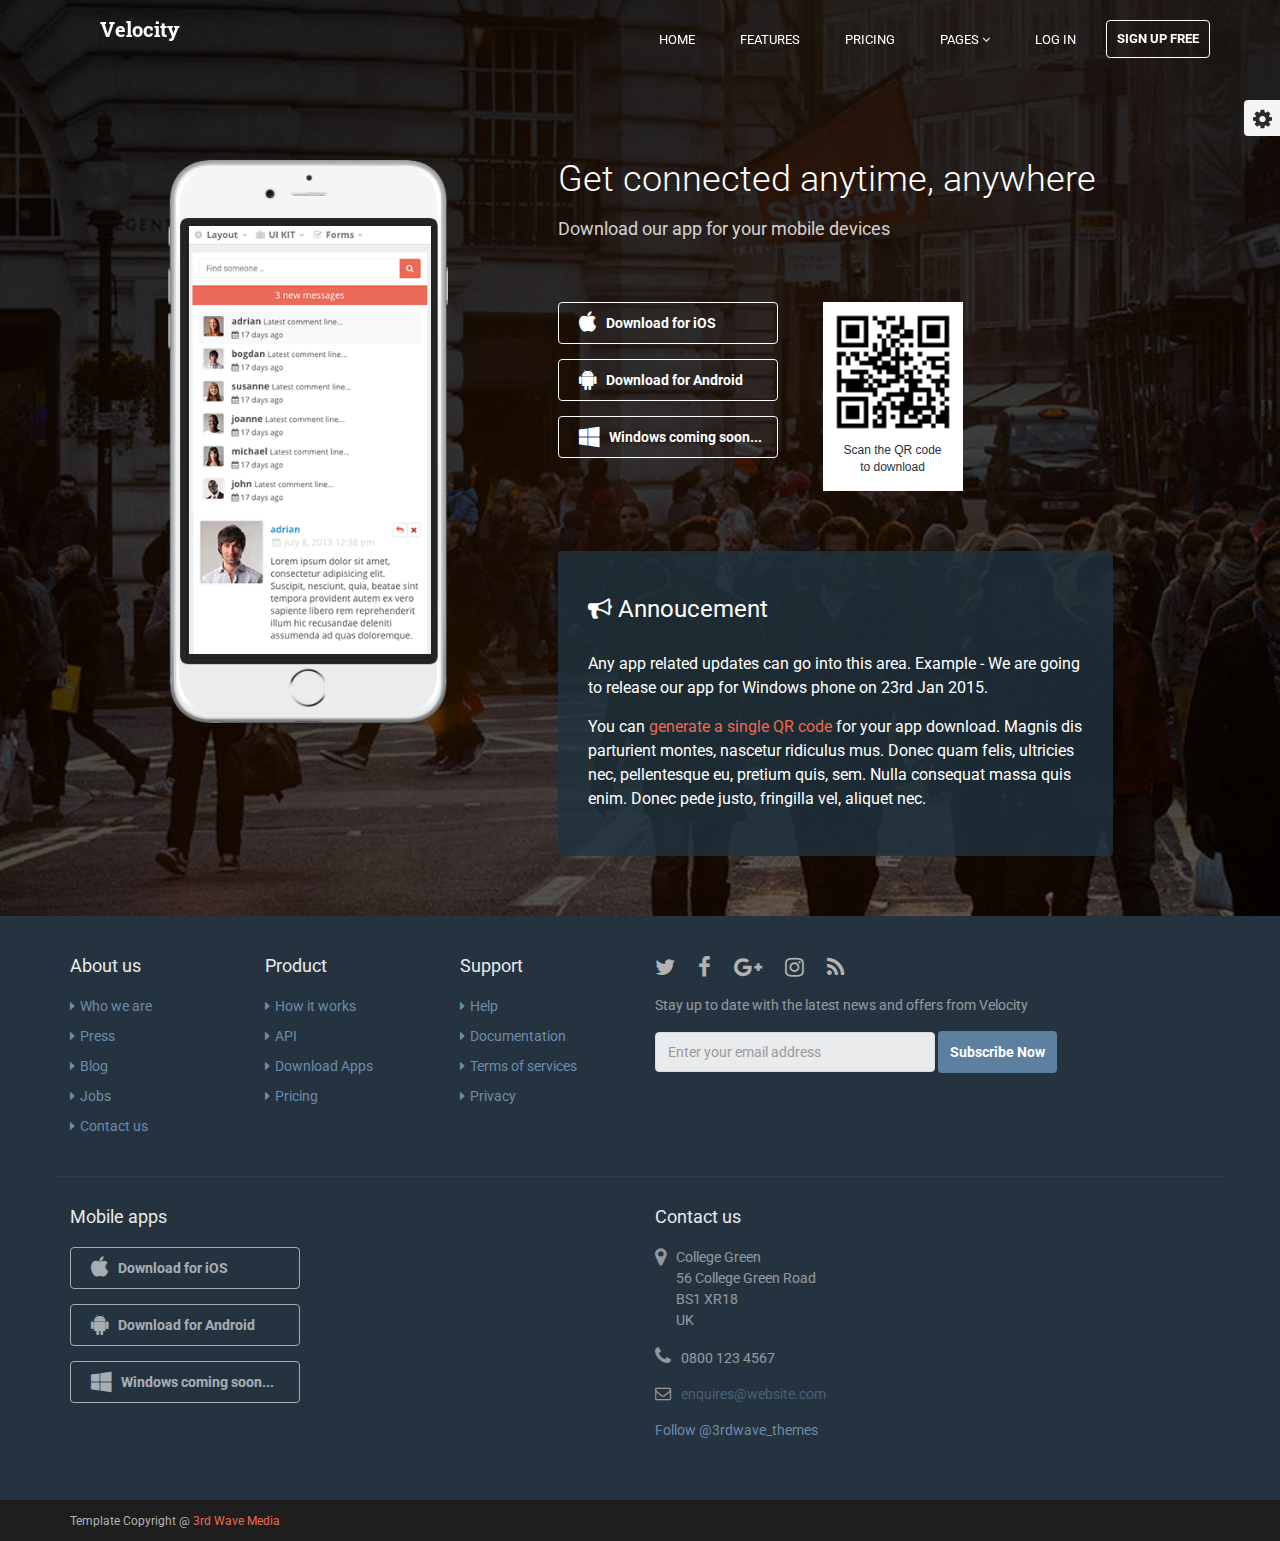
<file: velocity/download.html>
<!DOCTYPE html>
<!--[if IE 8]> <html lang="en" class="ie8"> <![endif]-->  
<!--[if IE 9]> <html lang="en" class="ie9"> <![endif]-->  
<!--[if !IE]><!--> <html lang="en"> <!--<![endif]-->  
<head>
    <title>Responsive website template for products</title>
    <!-- Meta -->
    <meta charset="utf-8">
    <meta http-equiv="X-UA-Compatible" content="IE=edge">
    <meta name="viewport" content="width=device-width, initial-scale=1.0">
    <meta name="description" content="">
    <meta name="author" content="">    
    <link rel="shortcut icon" href="favicon.ico">  
    <link href='http://fonts.googleapis.com/css?family=Roboto:400,400italic,500,500italic,700,700italic,900,900italic,300italic,300' rel='stylesheet' type='text/css'> 
    <link href='http://fonts.googleapis.com/css?family=Roboto+Slab:400,700,300,100' rel='stylesheet' type='text/css'>
    <!-- Global CSS -->
    <link rel="stylesheet" href="assets/plugins/bootstrap/css/bootstrap.min.css">   
    <!-- Plugins CSS -->    
    <link rel="stylesheet" href="assets/plugins/font-awesome/css/font-awesome.css">
    <link rel="stylesheet" href="assets/plugins/flexslider/flexslider.css">
    <!-- Theme CSS -->
    <link id="theme-style" rel="stylesheet" href="assets/css/styles.css">
    <!-- HTML5 shim and Respond.js for IE8 support of HTML5 elements and media queries -->
    <!--[if lt IE 9]>
      <script src="https://oss.maxcdn.com/html5shiv/3.7.2/html5shiv.min.js"></script>
      <script src="https://oss.maxcdn.com/respond/1.4.2/respond.min.js"></script>
    <![endif]-->
</head> 

<body class="download-page">   
    <!-- ******HEADER****** --> 
    <header id="header" class="header navbar-fixed-top">  
        <div class="container">       
            <h1 class="logo">
                <a href="index.html"><span class="logo-icon"></span><span class="text">Velocity</span></a>
            </h1><!--//logo-->
            <nav class="main-nav navbar-right" role="navigation">
                <div class="navbar-header">
                    <button class="navbar-toggle" type="button" data-toggle="collapse" data-target="#navbar-collapse">
                        <span class="sr-only">Toggle navigation</span>
                        <span class="icon-bar"></span>
                        <span class="icon-bar"></span>
                        <span class="icon-bar"></span>
                    </button><!--//nav-toggle-->
                </div><!--//navbar-header-->
                <div id="navbar-collapse" class="navbar-collapse collapse">
                    <ul class="nav navbar-nav">
                        <li class="nav-item"><a href="index.html">Home</a></li>
                        <li class="nav-item"><a href="features.html">Features</a></li>
                        <li class="nav-item"><a href="pricing.html">Pricing</a></li>
                        <li class="nav-item dropdown">
                            <a class="dropdown-toggle" data-toggle="dropdown" data-hover="dropdown" data-delay="0" data-close-others="false" href="#">Pages <i class="fa fa-angle-down"></i></a>
                            <ul class="dropdown-menu">
                                <li><a href="download.html">Download Apps</a></li>
                                <li><a href="blog.html">Blog</a></li>
                                <li><a href="blog-single.html">Blog Single</a></li>
                                <li><a href="blog-category.html">Blog Category</a></li>
                                <li><a href="blog-archive.html">Blog Archive</a></li>
                                <li><a href="about.html">About Us</a></li>
                                <li><a href="contact.html">Contact</a></li>                   
                            </ul>                            
                        </li><!--//dropdown-->                         
                        <li class="nav-item"><a href="login.html">Log in</a></li>
                        <li class="nav-item nav-item-cta last"><a class="btn btn-cta btn-cta-secondary" href="signup.html">Sign Up Free</a></li>
                    </ul><!--//nav-->
                </div><!--//navabr-collapse-->
            </nav><!--//main-nav-->         
        </div><!--//container-->
    </header><!--//header-->  
    
    <div class="headline-bg">
    </div><!--//headline-bg-->      
    
    <!-- ******Apps Section****** --> 
    <section class="apps-section section section-on-bg">
        <div class="container">
            <div class="row">
                <div class="content-area col-md-push-5 col-sm-push-6 col-xs-push-0 col-xs-12 col-sm-6">
                    <div class="download-area">
                        <h2 class="title">Get connected anytime, anywhere</h2>
                        <p class="intro">Download our app for your mobile devices</p>
                        <ul class="list-unstyled download-list">
                            <li><a class="btn btn-ghost" href="#"><i class="fa fa-apple"></i><span class="text">Download for iOS</span> </a></li>
                            <li><a class="btn btn-ghost" href="#"><i class="fa fa-android"></i><span class="text">Download for Android</span></a></li>
                            <li><a class="btn btn-ghost" href="#"><i class="fa fa-windows"></i><span class="text">Windows coming soon...</span></a></li>
                        </ul>
                        <!--//Only show QR code on desktop -->
                        <div class="qrcode-holder hidden-sm hidden-xs text-center">                      
                            <figure class="qrcode">
                                <img class="img-responsive" src="assets/images/mobile/QR-code.png" alt="QR code" />
                                <figcaption class="caption">Scan the QR code<br /> to download</figcaption>
                            </figure><!--//qrcode-->
                        </div>
                    </div><!--//download-area-->
                    <div class="info">
                        <div class="info-inner">
                            <h3 class="title"><i class="fa fa-bullhorn"></i> Annoucement</h3>
                            <p>Any app related updates can go into this area. Example - We are going to release our app for Windows phone on 23rd Jan 2015.</p>
                            <p>You can <a href="http://www.appqr.mobi/" target="_blank">generate a single QR code</a> for your app download. Magnis dis parturient montes, nascetur ridiculus mus. Donec quam felis, ultricies nec, pellentesque eu, pretium quis, sem. Nulla consequat massa quis enim. Donec pede justo, fringilla vel, aliquet nec.</p>
                            
                        </div>
                    </div>
                </div><!--//content-area-->    
                <div class="phone-holder-wrapper col-md-4 col-sm-5 col-xs-12 col-md-offset-1 col-sm-offset-1 col-xs-offste-0 col-md-pull-6 col-sm-pull-6 col-xs-pull-0">
                    <div class="phone-holder">
                        <img class="screenshot" src="assets/images/mobile/screenshot.png" alt="" />
                    </div><!--//phone-holder--> 
                </div><!--//phone-holder-wrapper-->               
            </div><!--//row-->        
        </div><!--//container-->
    </section><!--//feature-video--> 


    <!-- ******FOOTER****** --> 
    <footer class="footer">
        <div class="footer-content">
            <div class="container">
                <div class="row">                    
                    <div class="footer-col links col-md-2 col-sm-4 col-xs-12">
                        <div class="footer-col-inner">
                            <h3 class="title">About us</h3>
                            <ul class="list-unstyled">
                                <li><a href="#"><i class="fa fa-caret-right"></i>Who we are</a></li>
                                <li><a href="#"><i class="fa fa-caret-right"></i>Press</a></li>
                                <li><a href="#"><i class="fa fa-caret-right"></i>Blog</a></li>
                                <li><a href="#"><i class="fa fa-caret-right"></i>Jobs</a></li>
                                <li><a href="#"><i class="fa fa-caret-right"></i>Contact us</a></li>
                            </ul>
                        </div><!--//footer-col-inner-->
                    </div><!--//foooter-col-->    
                    <div class="footer-col links col-md-2 col-sm-4 col-xs-12">
                        <div class="footer-col-inner">
                            <h3 class="title">Product</h3>
                            <ul class="list-unstyled">
                                <li><a href="#"><i class="fa fa-caret-right"></i>How it works</a></li>
                                <li><a href="#"><i class="fa fa-caret-right"></i>API</a></li>
                                <li><a href="#"><i class="fa fa-caret-right"></i>Download Apps</a></li>
                                <li><a href="#"><i class="fa fa-caret-right"></i>Pricing</a></li>
                            </ul>
                        </div><!--//footer-col-inner-->
                    </div><!--//foooter-col-->              
                    <div class="footer-col links col-md-2 col-sm-4 col-xs-12 sm-break">
                        <div class="footer-col-inner">
                            <h3 class="title">Support</h3>
                            <ul class="list-unstyled">
                                <li><a href="#"><i class="fa fa-caret-right"></i>Help</a></li>
                                <li><a href="#"><i class="fa fa-caret-right"></i>Documentation</a></li>
                                <li><a href="#"><i class="fa fa-caret-right"></i>Terms of services</a></li>
                                <li><a href="#"><i class="fa fa-caret-right"></i>Privacy</a></li>
                            </ul>
                        </div><!--//footer-col-inner-->            
                    </div><!--//foooter-col-->   
                    <div class="footer-col connect col-xs-12 col-md-6">
                        <div class="footer-col-inner">
                            <ul class="social list-inline">
                                <li><a href="https://twitter.com/3rdwave_themes" target="_blank"><i class="fa fa-twitter"></i></a></li>
                                <li><a href="#"><i class="fa fa-facebook"></i></a></li>
                                <li><a href="#"><i class="fa fa-google-plus"></i></a></li>
                                <li><a href="#"><i class="fa fa-instagram"></i></a></li>        
                                <li class="row-end"><a href="#"><i class="fa fa-rss"></i></a></li>             
                            </ul>
                            <div class="form-container">
                                <p class="intro">Stay up to date with the latest news and offers from Velocity</p>
                                <form class="signup-form navbar-form">
                                    <div class="form-group">
                                        <input type="text" class="form-control" placeholder="Enter your email address">
                                    </div>   
                                    <button type="submit" class="btn btn-cta btn-cta-primary">Subscribe Now</button>                                 
                                </form>                               
                            </div><!--//subscription-form-->
                        </div><!--//footer-col-inner-->
                    </div><!--//foooter-col-->
                    <div class="clearfix"></div> 
                </div><!--//row-->
                <div class="row has-divider">
                    <div class="footer-col download col-xs-12 col-md-6">
                        <div class="footer-col-inner">
                            <h3 class="title">Mobile apps</h3>
                            <ul class="list-unstyled download-list">
                                <li><a class="btn btn-ghost" href="#"><i class="fa fa-apple"></i><span class="text">Download for iOS</span> </a></li>
                                <li><a class="btn btn-ghost" href="#"><i class="fa fa-android"></i><span class="text">Download for Android</span></a></li>
                                <li><a class="btn btn-ghost" href="#"><i class="fa fa-windows"></i><span class="text">Windows coming soon...</span></a></li>
                            </ul>
                        </div><!--//footer-col-inner-->
                    </div><!--//download-->
                    <div class="footer-col contact col-xs-12 col-md-6">
                        <div class="footer-col-inner">
                            <h3 class="title">Contact us</h3>                          
                            <p class="adr clearfix">
                                <i class="fa fa-map-marker pull-left"></i>        
                                <span class="adr-group pull-left">       
                                    <span class="street-address">College Green</span><br>
                                    <span class="region">56 College Green Road</span><br>
                                    <span class="postal-code">BS1 XR18</span><br>
                                    <span class="country-name">UK</span>
                                </span>
                            </p>
                            <p class="tel"><i class="fa fa-phone"></i>0800 123 4567</p>
                            <p class="email"><i class="fa fa-envelope-o"></i><a href="#">enquires@website.com</a></p> 
                            <a href="https://twitter.com/3rdwave_themes" class="twitter-follow-button" data-show-count="false">Follow @3rdwave_themes</a>
<script>!function(d,s,id){var js,fjs=d.getElementsByTagName(s)[0],p=/^http:/.test(d.location)?'http':'https';if(!d.getElementById(id)){js=d.createElement(s);js.id=id;js.src=p+'://platform.twitter.com/widgets.js';fjs.parentNode.insertBefore(js,fjs);}}(document, 'script', 'twitter-wjs');</script>                        
                        </div><!--//footer-col-inner-->
                    </div><!--//contact-->
                </div>
            </div><!--//container-->
        </div><!--//footer-content-->
        <div class="bottom-bar">
            <div class="container">
                <small class="copyright">Template Copyright @ <a href="http://themes.3rdwavemedia.com/" target="_blank">3rd Wave Media</a></small>                
            </div><!--//container-->
        </div><!--//bottom-bar-->
    </footer><!--//footer-->
    
    <!-- *****CONFIGURE STYLE****** -->  
    <div class="config-wrapper">
        <div class="config-wrapper-inner">
            <a id="config-trigger" class="config-trigger" href="#"><i class="fa fa-cog"></i></a>
            <div id="config-panel" class="config-panel">
                <h5>Choose Colour</h5>
                <ul id="color-options" class="list-unstyled list-inline">
                    <li class="theme-1 active" ><a data-style="assets/css/styles.css" href="#"></a></li>
                    <li class="theme-2"><a data-style="assets/css/styles-2.css" href="#"></a></li>
                    <li class="theme-3"><a data-style="assets/css/styles-3.css" href="#"></a></li>
                    <li class="theme-4"><a data-style="assets/css/styles-4.css" href="#"></a></li>                   
                    <li class="theme-5"><a data-style="assets/css/styles-5.css" href="#"></a></li>                     
                    <li class="theme-6"><a data-style="assets/css/styles-6.css" href="#"></a></li>
                    <li class="theme-7"><a data-style="assets/css/styles-7.css" href="#"></a></li>
                    <li class="theme-8"><a data-style="assets/css/styles-8.css" href="#"></a></li>                    
                    <li class="theme-9"><a data-style="assets/css/styles-9.css" href="#"></a></li>
                    <li class="theme-10"><a data-style="assets/css/styles-10.css" href="#"></a></li>
                </ul><!--//color-options-->
                <a id="config-close" class="close" href="#"><i class="fa fa-times-circle"></i></a>
            </div><!--//configure-panel-->
        </div><!--//config-wrapper-inner-->
    </div><!--//config-wrapper-->
 
    <!-- Javascript -->          
    <script type="text/javascript" src="assets/plugins/jquery-1.12.3.min.js"></script>
    <script type="text/javascript" src="assets/plugins/bootstrap/js/bootstrap.min.js"></script> 
    <script type="text/javascript" src="assets/plugins/bootstrap-hover-dropdown.min.js"></script>
    <script type="text/javascript" src="assets/plugins/back-to-top.js"></script>
    <script type="text/javascript" src="assets/plugins/jquery-placeholder/jquery.placeholder.js"></script>
    <script type="text/javascript" src="assets/plugins/FitVids/jquery.fitvids.js"></script>  
    <script type="text/javascript" src="assets/plugins/flexslider/jquery.flexslider-min.js"></script> 
    <script type="text/javascript" src="assets/js/main.js"></script>
    
            
</body>
</html>
</file>
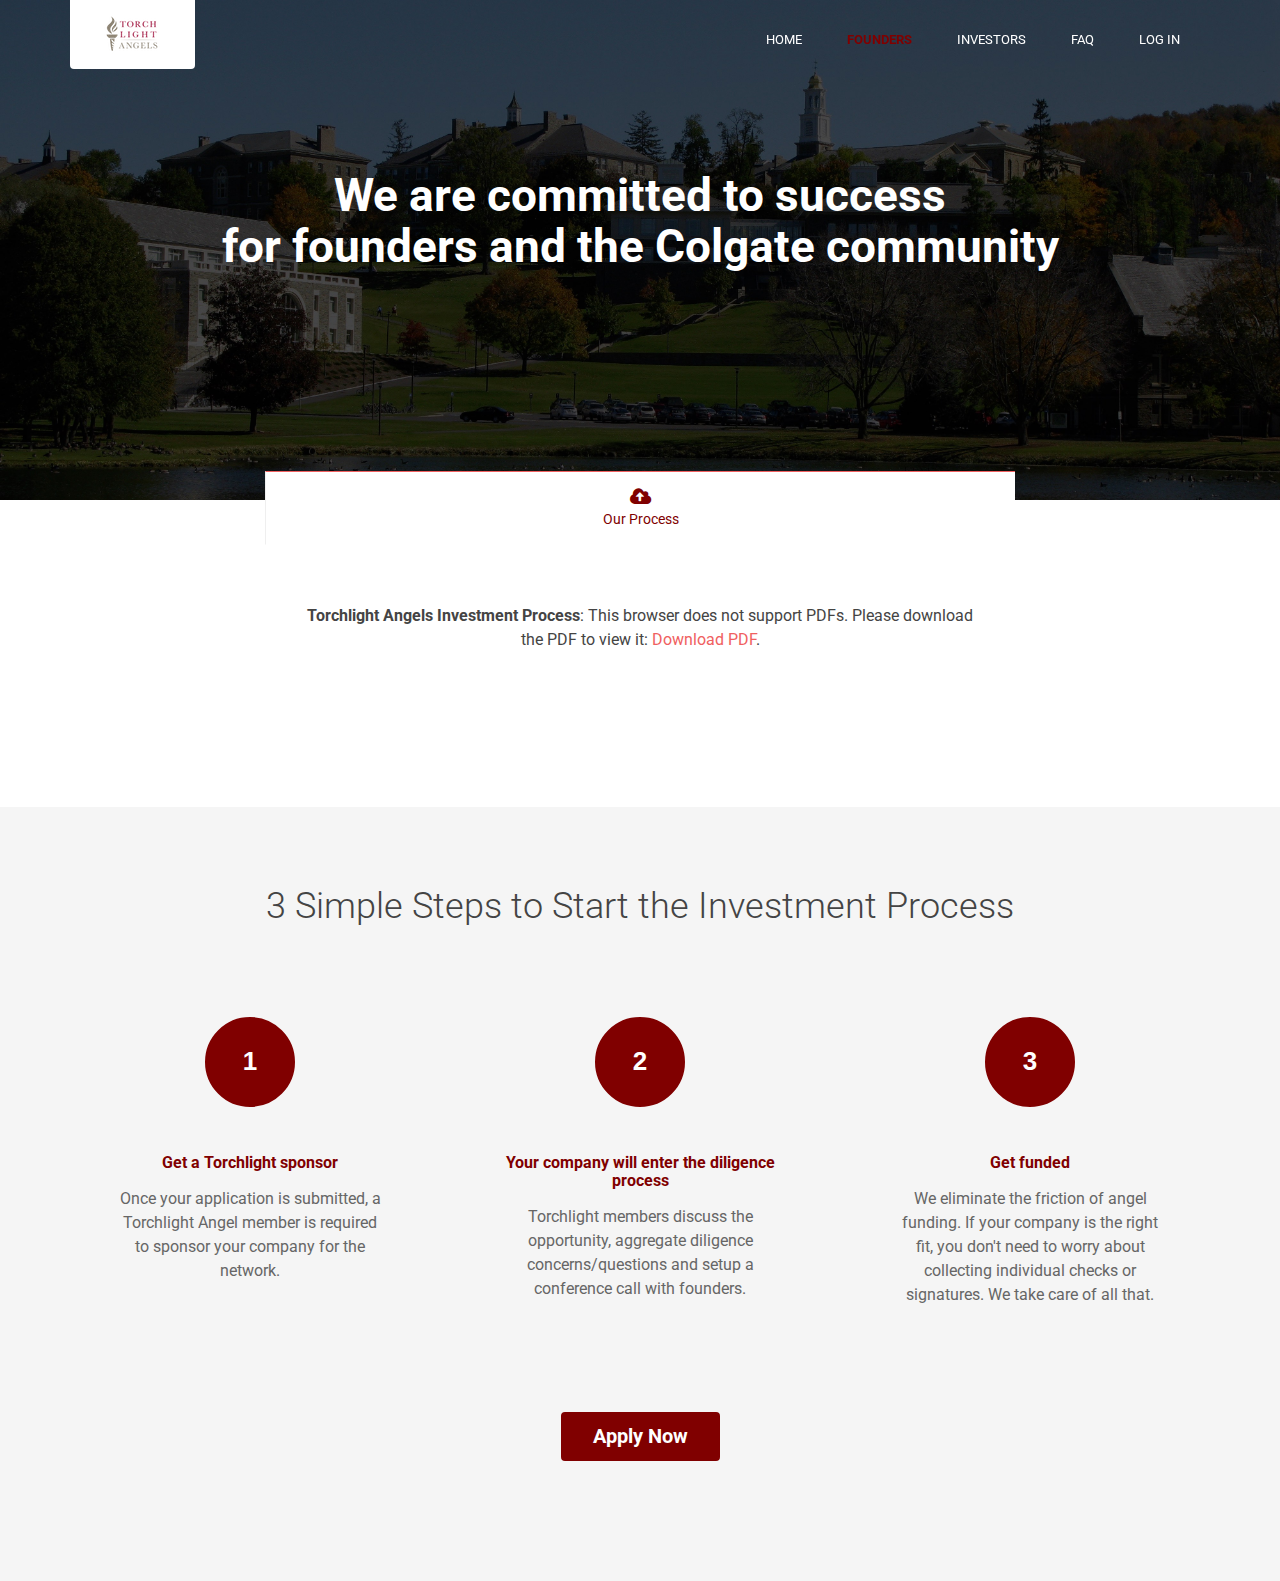
<file: velocity/features.html>
<!DOCTYPE html>
<!--[if IE 8]> <html lang="en" class="ie8"> <![endif]-->  
<!--[if IE 9]> <html lang="en" class="ie9"> <![endif]-->  
<!--[if !IE]><!--> <html lang="en"> <!--<![endif]-->  
<head>
    <title>Torchlight Angels</title>
    <!-- Meta -->
    <meta charset="utf-8">
    <meta http-equiv="X-UA-Compatible" content="IE=edge">
    <meta name="viewport" content="width=device-width, initial-scale=1.0">
    <meta name="description" content="">
    <meta name="author" content="">    
    <link rel="shortcut icon" href="favicon.ico">  
    <link href='http://fonts.googleapis.com/css?family=Roboto:400,400italic,500,500italic,700,700italic,900,900italic,300italic,300' rel='stylesheet' type='text/css'> 
    <link href='http://fonts.googleapis.com/css?family=Roboto+Slab:400,700,300,100' rel='stylesheet' type='text/css'>
    <!-- Global CSS -->
    <link rel="stylesheet" href="assets/plugins/bootstrap/css/bootstrap.min.css">   
    <!-- Plugins CSS -->    
    <link rel="stylesheet" href="assets/plugins/font-awesome/css/font-awesome.css">
    <link rel="stylesheet" href="assets/plugins/flexslider/flexslider.css">
    <!-- Theme CSS -->
    <link id="theme-style" rel="stylesheet" href="assets/css/styles-9.css">
    <!-- HTML5 shim and Respond.js for IE8 support of HTML5 elements and media queries -->
    <!--[if lt IE 9]>
      <script src="https://oss.maxcdn.com/html5shiv/3.7.2/html5shiv.min.js"></script>
      <script src="https://oss.maxcdn.com/respond/1.4.2/respond.min.js"></script>
    <![endif]-->
</head> 

<body class="features-page">    
    <!-- ******HEADER****** --> 
      <header id="header" class="header navbar-fixed-top">  
        <div class="container">       
            <h1 class="logo">
                <a href="index.html"><img src="assets/images/background/torch_logo.png"><!-- <span class="text">Velocity</span> --></a>
            </h1><!--//logo-->
            <nav class="main-nav navbar-right" role="navigation">
                <div class="navbar-header">
                    <button class="navbar-toggle" type="button" data-toggle="collapse" data-target="#navbar-collapse">
                        <span class="sr-only">Toggle navigation</span>
                        <span class="icon-bar"></span>
                        <span class="icon-bar"></span>
                        <span class="icon-bar"></span>
                    </button><!--//nav-toggle-->
                </div><!--//navbar-header-->
                <div id="navbar-collapse" class="navbar-collapse collapse">
                    <ul class="nav navbar-nav">
                        <li class="nav-item"><a href="index.html">Home</a></li>
                        <li class="active nav-item"><a href="features.html">Founders</a></li>
                        <li class="nav-item"><a href="investors.html">Investors</a></li>
                        <li class="nav-item"><a href="pricing.html">FAQ</a></li>
                       <!--  <li class="nav-item dropdown">
                            <a class="dropdown-toggle" data-toggle="dropdown" data-hover="dropdown" data-delay="0" data-close-others="false" href="#">Pages <i class="fa fa-angle-down"></i></a>
                            <ul class="dropdown-menu">
                                <li><a href="download.html">Download Apps</a></li>
                                <li><a href="blog.html">Blog</a></li>
                                <li><a href="blog-single.html">Blog Single</a></li>
                                <li><a href="blog-category.html">Blog Category</a></li>
                                <li><a href="blog-archive.html">Blog Archive</a></li>
                                <li><a href="about.html">About Us</a></li>
                                <li><a href="contact.html">Contact</a></li>                    
                            </ul>                            
                        </li> --><!--//dropdown-->                         
                        <li class="nav-item"><a href="https://gust.com/users/sign_in">Log in</a></li>
                       <!--  <li class="nav-item nav-item-cta last"><a class="btn btn-cta btn-cta-secondary" href="signup.html">Sign Up Free</a></li> -->
                    </ul><!--//nav-->
                </div><!--//navabr-collapse-->
            </nav><!--//main-nav-->                     
        </div><!--//container-->
    </header><!--//header-->
    
    <div class="headline-bg">
    </div><!--//headline-bg-->         
    
    <!-- ******Video Section****** --> 
    <section class="features-video section section-on-bg">
        <div class="container text-center">          
            <h2 class="title">We are committed to success<br>
         for founders and the Colgate community </h2>
            <!-- <div class="video-container">
                <iframe src="//player.vimeo.com/video/90299717?title=0&amp;byline=0&amp;portrait=0&amp;color=ffffff" width="720" height="405" frameborder="0" webkitallowfullscreen mozallowfullscreen allowfullscreen></iframe> -->
            <!-- </div> --><!--//video-container--> 
        </div><!--//container-->
    </section><!--//feature-video-->
    
    <!-- ******Features Section****** -->       
    <section class="features-tabbed section">
        <div class="container">
            <h2 class="title text-center"></h2>
            <div class="row">
                <div class=" text-center col-md-8 col-sm-10 col-xs-12 col-md-offset-2 col-sm-offset-1 col-xs-offset-0">
                    <!-- Nav tabs -->
                    <ul class="nav nav-tabs text-center" role="tablist">
                        <li class="active"><a href="#feature-1" role="tab" data-toggle="tab"><i class="fa fa-cloud-upload"></i><br /><span class="hidden-sm hidden-xs">Our Process</span></a></li>
                       <!--  <li><a href="#feature-2" role="tab" data-toggle="tab"><i class="fa fa-tachometer"></i><br /><span class="hidden-sm hidden-xs">Feature Two</span></a></li>
                        <li><a href="#feature-3" role="tab" data-toggle="tab"><i class="fa fa-photo"></i><br /><span class="hidden-sm hidden-xs">Feature Three</span></a></li>
                        <li class="last"><a href="#feature-4" role="tab" data-toggle="tab"><i class="fa fa-users"></i><br /><span class="hidden-sm hidden-xs">Feature Four</span></a></li> -->
                    </ul><!--//nav-tabs-->
                    
                    <!-- Tab panes -->
                    <div class="tab-content">
                        <div class="tab-pane fade in active" id="feature-1">
                            <h3 class="title sr-only">Feature One</h3> 
                            <object data="assets/images/background/torch.pdf" type="application/pdf" width="100%" height="800vh">
                             <p><b>Torchlight Angels Investment Process</b>: This browser does not support PDFs. Please download the PDF to view it: <a href="/pdf/sample-3pp.pdf">Download PDF</a>.</p>
                            </object>
                                   
                           <!--  <figure class="figure text-center">
                                <img class="img-responsive" src="assets/images/features/screenshot-1.png" alt="" />
                                <figcaption class="figure-caption">(Screenshot source: Coral - App &amp; website startup kit)</figcaption>
                            </figure> -->
                         <!--    <div class="desc text-left">
                                <p>Lorem ipsum dolor sit amet, consectetur adipiscing elit. Nunc congue leo mauris, a fringilla nisi posuere tincidunt. Aliquam elementum lorem eget sollicitudin suscipit.</p>
                                <p>Aenean vulputate eleifend tellus. Aenean leo ligula, porttitor eu, consequat vitae, eleifend ac, enim. Aliquam lorem ante, dapibus in, viverra quis, feugiat a, tellus. Phasellus viverra nulla ut metus varius laoreet.</p>
                                <ul class="list-unstyled">
                                    <li><i class="fa fa-star"></i>Lorem ipsum dolor sit amet.</li>
                                    <li><i class="fa fa-star"></i>Aliquam tincidunt mauris eu risus.</li>
                                    <li><i class="fa fa-star"></i>Ultricies eget vel aliquam libero.</li>
                                    <li><i class="fa fa-star"></i>Maecenas nec odio.</li>
                                </ul>
                                
                                <p>Donec pede justo, fringilla vel, aliquet nec, vulputate eget, arcu. In enim justo, rhoncus ut, imperdiet a, venenatis vitae, justo. Curabitur ullamcorper ultricies nisi. Nam eget dui. Etiam rhoncus. Maecenas tempus, tellus eget condimentum rhoncus, sem quam semper libero, sit amet adipiscing sem neque sed ipsum. </p>
                            </div> --><!--//desc-->
                        </div><!--//tab-pane-->
                        <div class="tab-pane" id="feature-2">
                            <h3 class="title sr-only">Feature Two</h3>                                    
                            <figure class="figure text-center">
                                <img class="img-responsive" src="assets/images/features/screenshot-2.png" alt="" />
                                <figcaption class="figure-caption">(Screenshot source: Coral - App &amp; website startup kit)</figcaption>
                            </figure>
                            <div class="desc text-left">
                                <p>Lorem ipsum dolor sit amet, consectetur adipiscing elit. Nunc congue leo mauris, a fringilla nisi posuere tincidunt. Aliquam elementum lorem eget sollicitudin suscipit.</p>
                                <p>
Lorem ipsum dolor sit amet, consectetur adipiscing elit. Duis id nulla at libero ultricies tempus. Duis porta justo quam, ut ultrices felis posuere sit amet. Sed imperdiet bibendum est, sit amet sagittis ante sagittis eu. <a href="#">Integer fringilla</a> a purus sit amet laoreet. Ut consequat volutpat sapien sed lobortis. Nullam laoreet vitae justo nec dignissim. 
                                </p>
                                <blockquote>
                                    <p>Viverra magna pellentesque in magnis gravida sit augue felis vehicula vestibulum semper penatibus justo ornare semper Gravida felis platea arcu mus non. Montes at posuere. Natoque.</p>
                                </blockquote>
                                
                            </div><!--//desc-->
                        </div><!--//tab-pane-->
                        <div class="tab-pane" id="feature-3">
                            <h3 class="title sr-only">Feature Three</h3>
                            <figure class="figure text-center">
                                <img class="img-responsive" src="assets/images/features/screenshot-3.png" alt="" />
                                <figcaption class="figure-caption">(Screenshot source: Coral - App &amp; website startup kit)</figcaption>
                            </figure>
                            <div class="desc text-left">
                                <p>Lorem ipsum dolor sit amet, consectetur adipiscing elit. Nunc congue leo mauris, a fringilla nisi posuere tincidunt. Aliquam elementum lorem eget sollicitudin suscipit.</p>
                                
                                <p>Aenean imperdiet. Etiam ultricies nisi vel augue. Curabitur ullamcorper ultricies nisi. Nam eget dui. Etiam rhoncus. Maecenas tempus, tellus eget condimentum rhoncus, sem quam semper libero, sit amet adipiscing sem neque sed ipsum. </p>
                                
                                <div class="table-responsive">  
                                    <table class="table table-striped">
                                        <thead>
                                            <tr>
                                                <th>Nullam consequat</th>
                                                <th>Commodo metus</th>
                                                <th>Dapibus porta</th>
                                                <th>Sed porta</th>
                                            </tr>
                                        </thead>
                                        <tbody>
                                            <tr>
                                                <td>Faucibus purus</td>
                                                <td>Aliquam sit</td>
                                                <td>Sed porta leo</td>
                                                <td>Duis ut ornare dui</td>
                                            </tr>
                                            <tr>
                                                <td>Condimentum</td>
                                                <td>Curabitur tempus</td>
                                                <td>Fusce vehicula</td>
                                                <td>Nasceturs</td>
                                            </tr>
                                            <tr>
                                                <td>Neque a condimentum</td>
                                                <td>Cum sociis natoque</td>
                                                <td>Penatibus magnis</td>
                                                <td>Curabitur</td>
                                            </tr>
                                        </tbody>
                                    </table>
                                </div><!--//table-responsive-->
                            </div><!--//desc-->                                    
                        </div><!--//tab-pane-->
                        <div class="tab-pane" id="feature-4">
                            <h3 class="title sr-only">Feature Four</h3>                                    
                            <figure class="figure text-center">
                                <img class="img-responsive" src="assets/images/features/screenshot-4.png" alt="" />
                                <figcaption class="figure-caption">(Screenshot source: Coral - App &amp; website startup kit)</figcaption>
                            </figure>
                            <div class="desc text-left">
                                <p>Lorem ipsum dolor sit amet, consectetur adipiscing elit. Nunc congue leo mauris, a fringilla nisi posuere tincidunt. Aliquam elementum lorem eget sollicitudin suscipit.</p>
                                <p>Lorem ipsum dolor sit amet, consectetuer adipiscing elit. Aenean commodo ligula eget dolor. Aenean massa. Cum sociis natoque penatibus et magnis dis parturient montes, nascetur ridiculus mus. Donec quam felis, ultricies nec, pellentesque eu</p>
                                <p class="box">
Lorem ipsum dolor sit amet, consectetur adipiscing elit. Duis id nulla at libero ultricies tempus. Duis porta justo quam, ut ultrices felis posuere sit amet. Sed imperdiet bibendum est, sit amet sagittis ante sagittis eu. Ut consequat volutpat sapien sed lobortis. Nullam laoreet vitae justo nec dignissim.
                                </p>
                            </div><!--//desc-->
                        </div><!--//tab-pane-->
                    </div><!--//tab-content-->
                </div><!--//col-md-x-->
            </div><!--//row-->
        </div><!--//container-->
    </section><!--//features-tabbed-->
    
    <!-- ******Steps Section****** --> 
    <section class="steps section">
        <div class="container">
            <h2 class="title text-center">3 Simple Steps to Start the Investment Process</h2>
            <div class="row">
                 <div class="step text-center col-xs-12 col-sm-4">
                     <h3 class="title"><span class="number">1</span><br /><span class="text">Get a Torchlight sponsor</span></h3>
                     <p>Once your application is submitted, a Torchlight Angel member is required to sponsor your company for the network.</p>
                 </div><!--//step-->
                 <div class="step text-center col-xs-12 col-sm-4">
                     <h3 class="title"><span class="number">2</span><br /><span class="text">Your company will enter the diligence process</span></h3>
                     <p>Torchlight members discuss the opportunity, aggregate diligence concerns/questions and setup a conference call with founders.</p>
                 </div><!--//step-->
                 <div class="step text-center col-xs-12 col-sm-4">
                     <h3 class="title"><span class="number">3</span><br /><span class="text">Get funded</span></h3>
                     <p>We eliminate the friction of angel funding. If your company is the right fit, you don't need to worry about collecting individual checks or signatures.  We take care of all that.</p>
                 </div><!--//step-->
            </div><!--//row-->
            
            <div class="text-center"><a class="btn btn-cta btn-cta-primary" href="https://gust.com/organizations/torchlight-angels">Apply Now</a></div>
            
        </div><!--//container-->        
    </section><!--//steps-->
    
    <!-- ******FOOTER****** --> 
    <!-- <footer class="footer">
        <div class="footer-content">
            <div class="container">
                <div class="row">                    
                    <div class="footer-col links col-md-2 col-sm-4 col-xs-12">
                        <div class="footer-col-inner">
                            <h3 class="title">About us</h3>
                            <ul class="list-unstyled">
                                <li><a href="#"><i class="fa fa-caret-right"></i>Who we are</a></li>
                                <li><a href="#"><i class="fa fa-caret-right"></i>Press</a></li>
                                <li><a href="#"><i class="fa fa-caret-right"></i>Blog</a></li>
                                <li><a href="#"><i class="fa fa-caret-right"></i>Jobs</a></li>
                                <li><a href="#"><i class="fa fa-caret-right"></i>Contact us</a></li>
                            </ul>
                        </div> --><!--//footer-col-inner-->
                   <!--  </div> --><!--//foooter-col-->    
                   <!--  <div class="footer-col links col-md-2 col-sm-4 col-xs-12">
                        <div class="footer-col-inner">
                            <h3 class="title">Product</h3>
                            <ul class="list-unstyled">
                                <li><a href="#"><i class="fa fa-caret-right"></i>How it works</a></li>
                                <li><a href="#"><i class="fa fa-caret-right"></i>API</a></li>
                                <li><a href="#"><i class="fa fa-caret-right"></i>Download Apps</a></li>
                                <li><a href="#"><i class="fa fa-caret-right"></i>Pricing</a></li>
                            </ul>
                        </div> --><!--//footer-col-inner-->
              <!--       </div> --><!--//foooter-col-->              
                    <!-- <div class="footer-col links col-md-2 col-sm-4 col-xs-12 sm-break">
                        <div class="footer-col-inner">
                            <h3 class="title">Support</h3>
                            <ul class="list-unstyled">
                                <li><a href="#"><i class="fa fa-caret-right"></i>Help</a></li>
                                <li><a href="#"><i class="fa fa-caret-right"></i>Documentation</a></li>
                                <li><a href="#"><i class="fa fa-caret-right"></i>Terms of services</a></li>
                                <li><a href="#"><i class="fa fa-caret-right"></i>Privacy</a></li>
                            </ul>
                        </div> --><!--//footer-col-inner-->            
               <!--      </div> --><!--//foooter-col-->   
                   <!--  <div class="footer-col connect col-xs-12 col-md-6">
                        <div class="footer-col-inner">
                            <ul class="social list-inline">
                                <li><a href="https://twitter.com/3rdwave_themes" target="_blank"><i class="fa fa-twitter"></i></a></li>
                                <li><a href="#"><i class="fa fa-facebook"></i></a></li>
                                <li><a href="#"><i class="fa fa-google-plus"></i></a></li>
                                <li><a href="#"><i class="fa fa-instagram"></i></a></li>        
                                <li class="row-end"><a href="#"><i class="fa fa-rss"></i></a></li>             
                            </ul>
                            <div class="form-container">
                                <p class="intro">Stay up to date with the latest news and offers from Velocity</p>
                                <form class="signup-form navbar-form">
                                    <div class="form-group">
                                        <input type="text" class="form-control" placeholder="Enter your email address">
                                    </div>   
                                    <button type="submit" class="btn btn-cta btn-cta-primary">Subscribe Now</button>                                 
                                </form>                               
                            </div> --><!--//subscription-form-->
                     <!--    </div> --><!--//footer-col-inner-->
                 <!--    </div> --><!--//foooter-col-->
                    <!-- <div class="clearfix"></div>  -->
              <!--   </div> --><!--//row-->
              <!--   <div class="row has-divider">
                    <div class="footer-col download col-xs-12 col-md-6">
                        <div class="footer-col-inner">
                            <h3 class="title">Mobile apps</h3>
                            <ul class="list-unstyled download-list">
                                <li><a class="btn btn-ghost" href="#"><i class="fa fa-apple"></i><span class="text">Download for iOS</span> </a></li>
                                <li><a class="btn btn-ghost" href="#"><i class="fa fa-android"></i><span class="text">Download for Android</span></a></li>
                                <li><a class="btn btn-ghost" href="#"><i class="fa fa-windows"></i><span class="text">Windows coming soon...</span></a></li>
                            </ul>
                        </div> --><!--//footer-col-inner-->
                 <!--    </div> --><!--//download-->
                   <!--  <div class="footer-col contact col-xs-12 col-md-6">
                        <div class="footer-col-inner">
                            <h3 class="title">Contact us</h3>                          
                            <p class="adr clearfix">
                                <i class="fa fa-map-marker pull-left"></i>        
                                <span class="adr-group pull-left">       
                                    <span class="street-address">College Green</span><br>
                                    <span class="region">56 College Green Road</span><br>
                                    <span class="postal-code">BS1 XR18</span><br>
                                    <span class="country-name">UK</span>
                                </span>
                            </p>
                            <p class="tel"><i class="fa fa-phone"></i>0800 123 4567</p>
                            <p class="email"><i class="fa fa-envelope-o"></i><a href="#">enquires@website.com</a></p> 
                            <a href="https://twitter.com/3rdwave_themes" class="twitter-follow-button" data-show-count="false">Follow @3rdwave_themes</a>
<script>!function(d,s,id){var js,fjs=d.getElementsByTagName(s)[0],p=/^http:/.test(d.location)?'http':'https';if(!d.getElementById(id)){js=d.createElement(s);js.id=id;js.src=p+'://platform.twitter.com/widgets.js';fjs.parentNode.insertBefore(js,fjs);}}(document, 'script', 'twitter-wjs');</script>                        
                        </div> --><!--//footer-col-inner-->
                    <!-- </div> --><!--//contact-->
                <!-- </div> -->
          <!--   </div> --><!--//container-->
       <!--  </div> --><!--//footer-content-->
        <!-- <div class="bottom-bar">
            <div class="container">
                <small class="copyright">Template Copyright @ <a href="http://themes.3rdwavemedia.com/" target="_blank">3rd Wave Media</a></small>                
            </div> --><!--//container-->
     <!--    </div> --><!--//bottom-bar-->
   <!--  </footer> --><!--//footer-->
    
    <!-- *****CONFIGURE STYLE****** -->  
   
 
    <!-- Javascript -->          
    <script type="text/javascript" src="assets/plugins/jquery-1.12.3.min.js"></script>
    <script type="text/javascript" src="assets/plugins/bootstrap/js/bootstrap.min.js"></script> 
    <script type="text/javascript" src="assets/plugins/bootstrap-hover-dropdown.min.js"></script>
    <script type="text/javascript" src="assets/plugins/back-to-top.js"></script>
    <script type="text/javascript" src="assets/plugins/jquery-placeholder/jquery.placeholder.js"></script>
    <script type="text/javascript" src="assets/plugins/FitVids/jquery.fitvids.js"></script>  
    <script type="text/javascript" src="assets/plugins/flexslider/jquery.flexslider-min.js"></script> 
    <script type="text/javascript" src="assets/js/main.js"></script>
    
            
</body>
</html>
</file>
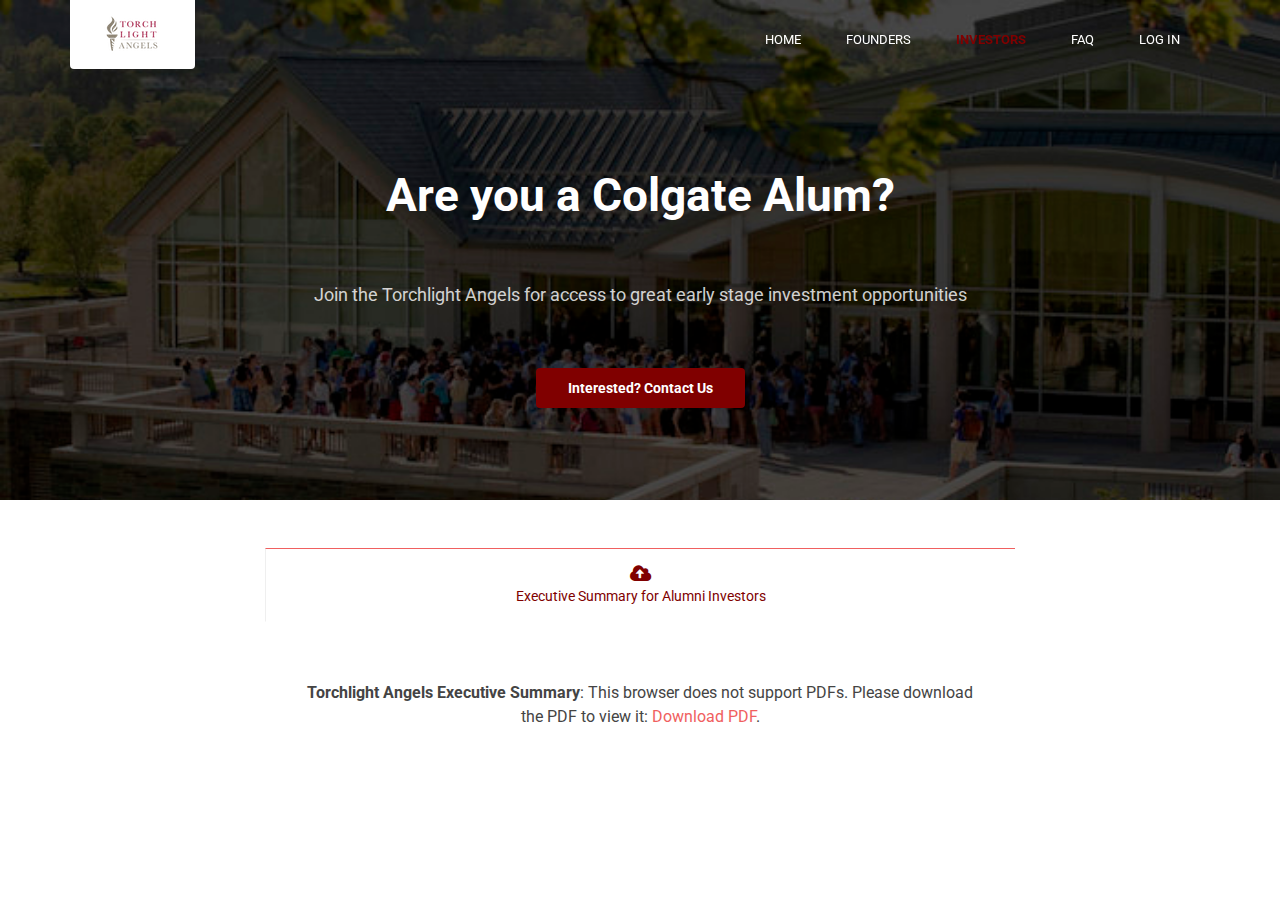
<file: velocity/investors.html>
<!DOCTYPE html>
<!--[if IE 8]> <html lang="en" class="ie8"> <![endif]-->  
<!--[if IE 9]> <html lang="en" class="ie9"> <![endif]-->  
<!--[if !IE]><!--> <html lang="en"> <!--<![endif]-->  
<head>
    <title>Torchlight Angels</title>
    <!-- Meta -->
    <meta charset="utf-8">
    <meta http-equiv="X-UA-Compatible" content="IE=edge">
    <meta name="viewport" content="width=device-width, initial-scale=1.0">
    <meta name="description" content="">
    <meta name="author" content="">    
    <link rel="shortcut icon" href="favicon.ico">  
    <link href='http://fonts.googleapis.com/css?family=Roboto:400,400italic,500,500italic,700,700italic,900,900italic,300italic,300' rel='stylesheet' type='text/css'> 
    <link href='http://fonts.googleapis.com/css?family=Roboto+Slab:400,700,300,100' rel='stylesheet' type='text/css'>
    <!-- Global CSS -->
    <link rel="stylesheet" href="assets/plugins/bootstrap/css/bootstrap.min.css">   
    <!-- Plugins CSS -->    
    <link rel="stylesheet" href="assets/plugins/font-awesome/css/font-awesome.css">
    <link rel="stylesheet" href="assets/plugins/flexslider/flexslider.css">
    <!-- Theme CSS -->
    <link id="theme-style" rel="stylesheet" href="assets/css/styles-9.css">
    <!-- HTML5 shim and Respond.js for IE8 support of HTML5 elements and media queries -->
    <!--[if lt IE 9]>
      <script src="https://oss.maxcdn.com/html5shiv/3.7.2/html5shiv.min.js"></script>
      <script src="https://oss.maxcdn.com/respond/1.4.2/respond.min.js"></script>
    <![endif]-->
</head> 

<body class="features-page">    
    <!-- ******HEADER****** --> 
      <header id="header" class="header navbar-fixed-top">  
        <div class="container">       
            <h1 class="logo">
                <a href="index.html"><img src="assets/images/background/torch_logo.png"><!-- <span class="text">Velocity</span> --></a>
            </h1><!--//logo-->
            <nav class="main-nav navbar-right" role="navigation">
                <div class="navbar-header">
                    <button class="navbar-toggle" type="button" data-toggle="collapse" data-target="#navbar-collapse">
                        <span class="sr-only">Toggle navigation</span>
                        <span class="icon-bar"></span>
                        <span class="icon-bar"></span>
                        <span class="icon-bar"></span>
                    </button><!--//nav-toggle-->
                </div><!--//navbar-header-->
                <div id="navbar-collapse" class="navbar-collapse collapse">
                    <ul class="nav navbar-nav">
                        <li class="nav-item"><a href="index.html">Home</a></li>
                        <li class="nav-item"><a href="features.html">Founders</a></li>
                        <li class="active nav-item"><a href="investors.html">Investors</a></li>
                        <li class="nav-item"><a href="pricing.html">FAQ</a></li>
                       <!--  <li class="nav-item dropdown">
                            <a class="dropdown-toggle" data-toggle="dropdown" data-hover="dropdown" data-delay="0" data-close-others="false" href="#">Pages <i class="fa fa-angle-down"></i></a>
                            <ul class="dropdown-menu">
                                <li><a href="download.html">Download Apps</a></li>
                                <li><a href="blog.html">Blog</a></li>
                                <li><a href="blog-single.html">Blog Single</a></li>
                                <li><a href="blog-category.html">Blog Category</a></li>
                                <li><a href="blog-archive.html">Blog Archive</a></li>
                                <li><a href="about.html">About Us</a></li>
                                <li><a href="contact.html">Contact</a></li>                    
                            </ul>                            
                        </li> --><!--//dropdown-->                         
                        <li class="nav-item"><a href="https://gust.com/users/sign_in">Log in</a></li>
                       <!--  <li class="nav-item nav-item-cta last"><a class="btn btn-cta btn-cta-secondary" href="signup.html">Sign Up Free</a></li> -->
                    </ul><!--//nav-->
                </div><!--//navabr-collapse-->
            </nav><!--//main-nav-->                     
        </div><!--//container-->
    </header><!--//header-->
    
    <div class="headline-bg-2">
    </div><!--//headline-bg-->         
    
    <!-- ******Video Section****** --> 
    <section class="features-video section section-on-bg">
        <div class="container text-center">          
            <h2 class="title">Are you a Colgate Alum?
            </h2>
             <p class="intro">Join the Torchlight Angels for access to great early stage investment opportunities</p>
              <div class="text-center"><a class="btn btn-cta btn-cta-primary" href="contact.html">Interested? Contact Us</a></div>
            <!-- <div class="video-container">
                <iframe src="//player.vimeo.com/video/90299717?title=0&amp;byline=0&amp;portrait=0&amp;color=ffffff" width="720" height="405" frameborder="0" webkitallowfullscreen mozallowfullscreen allowfullscreen></iframe> -->
            <!-- </div> --><!--//video-container--> 
        </div><!--//container-->
    </section><!--//feature-video-->
    
    <!-- ******Features Section****** -->       
    <section class="features-tabbed section">
        <div class="container">
            <h2 class="title text-center"></h2>
            <div class="row">
                <div class=" text-center col-md-8 col-sm-10 col-xs-12 col-md-offset-2 col-sm-offset-1 col-xs-offset-0">
                    <!-- Nav tabs -->
                    <ul class="nav nav-tabs text-center" role="tablist">
                        <li class="active"><a href="#feature-1" role="tab" data-toggle="tab"><i class="fa fa-cloud-upload"></i><br /><span class="hidden-sm hidden-xs">Executive Summary for Alumni Investors</span></a></li>
                       <!--  <li><a href="#feature-2" role="tab" data-toggle="tab"><i class="fa fa-tachometer"></i><br /><span class="hidden-sm hidden-xs">Feature Two</span></a></li>
                        <li><a href="#feature-3" role="tab" data-toggle="tab"><i class="fa fa-photo"></i><br /><span class="hidden-sm hidden-xs">Feature Three</span></a></li>
                        <li class="last"><a href="#feature-4" role="tab" data-toggle="tab"><i class="fa fa-users"></i><br /><span class="hidden-sm hidden-xs">Feature Four</span></a></li> -->
                    </ul><!--//nav-tabs-->
                    
                    <!-- Tab panes -->
                    <div class="tab-content">
                        <div class="tab-pane fade in active" id="feature-1">
                            <h3 class="title sr-only">Feature One</h3> 
                            <object data="assets/images/background/torch_exec.pdf" type="application/pdf" width="100%" height="800vh">
                             <p><b>Torchlight Angels Executive Summary</b>: This browser does not support PDFs. Please download the PDF to view it: <a href="/pdf/sample-3pp.pdf">Download PDF</a>.</p>
                            </object>
                                   
                           <!--  <figure class="figure text-center">
                                <img class="img-responsive" src="assets/images/features/screenshot-1.png" alt="" />
                                <figcaption class="figure-caption">(Screenshot source: Coral - App &amp; website startup kit)</figcaption>
                            </figure> -->
                         <!--    <div class="desc text-left">
                                <p>Lorem ipsum dolor sit amet, consectetur adipiscing elit. Nunc congue leo mauris, a fringilla nisi posuere tincidunt. Aliquam elementum lorem eget sollicitudin suscipit.</p>
                                <p>Aenean vulputate eleifend tellus. Aenean leo ligula, porttitor eu, consequat vitae, eleifend ac, enim. Aliquam lorem ante, dapibus in, viverra quis, feugiat a, tellus. Phasellus viverra nulla ut metus varius laoreet.</p>
                                <ul class="list-unstyled">
                                    <li><i class="fa fa-star"></i>Lorem ipsum dolor sit amet.</li>
                                    <li><i class="fa fa-star"></i>Aliquam tincidunt mauris eu risus.</li>
                                    <li><i class="fa fa-star"></i>Ultricies eget vel aliquam libero.</li>
                                    <li><i class="fa fa-star"></i>Maecenas nec odio.</li>
                                </ul>
                                
                                <p>Donec pede justo, fringilla vel, aliquet nec, vulputate eget, arcu. In enim justo, rhoncus ut, imperdiet a, venenatis vitae, justo. Curabitur ullamcorper ultricies nisi. Nam eget dui. Etiam rhoncus. Maecenas tempus, tellus eget condimentum rhoncus, sem quam semper libero, sit amet adipiscing sem neque sed ipsum. </p>
                            </div> --><!--//desc-->
                        </div><!--//tab-pane-->
                        <div class="tab-pane" id="feature-2">
                            <h3 class="title sr-only">Feature Two</h3>                                    
                            <figure class="figure text-center">
                                <img class="img-responsive" src="assets/images/features/screenshot-2.png" alt="" />
                                <figcaption class="figure-caption">(Screenshot source: Coral - App &amp; website startup kit)</figcaption>
                            </figure>
                            <div class="desc text-left">
                                <p>Lorem ipsum dolor sit amet, consectetur adipiscing elit. Nunc congue leo mauris, a fringilla nisi posuere tincidunt. Aliquam elementum lorem eget sollicitudin suscipit.</p>
                                <p>
Lorem ipsum dolor sit amet, consectetur adipiscing elit. Duis id nulla at libero ultricies tempus. Duis porta justo quam, ut ultrices felis posuere sit amet. Sed imperdiet bibendum est, sit amet sagittis ante sagittis eu. <a href="#">Integer fringilla</a> a purus sit amet laoreet. Ut consequat volutpat sapien sed lobortis. Nullam laoreet vitae justo nec dignissim. 
                                </p>
                                <blockquote>
                                    <p>Viverra magna pellentesque in magnis gravida sit augue felis vehicula vestibulum semper penatibus justo ornare semper Gravida felis platea arcu mus non. Montes at posuere. Natoque.</p>
                                </blockquote>
                                
                            </div><!--//desc-->
                        </div><!--//tab-pane-->
                        <div class="tab-pane" id="feature-3">
                            <h3 class="title sr-only">Feature Three</h3>
                            <figure class="figure text-center">
                                <img class="img-responsive" src="assets/images/features/screenshot-3.png" alt="" />
                                <figcaption class="figure-caption">(Screenshot source: Coral - App &amp; website startup kit)</figcaption>
                            </figure>
                            <div class="desc text-left">
                                <p>Lorem ipsum dolor sit amet, consectetur adipiscing elit. Nunc congue leo mauris, a fringilla nisi posuere tincidunt. Aliquam elementum lorem eget sollicitudin suscipit.</p>
                                
                                <p>Aenean imperdiet. Etiam ultricies nisi vel augue. Curabitur ullamcorper ultricies nisi. Nam eget dui. Etiam rhoncus. Maecenas tempus, tellus eget condimentum rhoncus, sem quam semper libero, sit amet adipiscing sem neque sed ipsum. </p>
                                
                                <div class="table-responsive">  
                                    <table class="table table-striped">
                                        <thead>
                                            <tr>
                                                <th>Nullam consequat</th>
                                                <th>Commodo metus</th>
                                                <th>Dapibus porta</th>
                                                <th>Sed porta</th>
                                            </tr>
                                        </thead>
                                        <tbody>
                                            <tr>
                                                <td>Faucibus purus</td>
                                                <td>Aliquam sit</td>
                                                <td>Sed porta leo</td>
                                                <td>Duis ut ornare dui</td>
                                            </tr>
                                            <tr>
                                                <td>Condimentum</td>
                                                <td>Curabitur tempus</td>
                                                <td>Fusce vehicula</td>
                                                <td>Nasceturs</td>
                                            </tr>
                                            <tr>
                                                <td>Neque a condimentum</td>
                                                <td>Cum sociis natoque</td>
                                                <td>Penatibus magnis</td>
                                                <td>Curabitur</td>
                                            </tr>
                                        </tbody>
                                    </table>
                                </div><!--//table-responsive-->
                            </div><!--//desc-->                                    
                        </div><!--//tab-pane-->
                        <div class="tab-pane" id="feature-4">
                            <h3 class="title sr-only">Feature Four</h3>                                    
                            <figure class="figure text-center">
                                <img class="img-responsive" src="assets/images/features/screenshot-4.png" alt="" />
                                <figcaption class="figure-caption">(Screenshot source: Coral - App &amp; website startup kit)</figcaption>
                            </figure>
                            <div class="desc text-left">
                                <p>Lorem ipsum dolor sit amet, consectetur adipiscing elit. Nunc congue leo mauris, a fringilla nisi posuere tincidunt. Aliquam elementum lorem eget sollicitudin suscipit.</p>
                                <p>Lorem ipsum dolor sit amet, consectetuer adipiscing elit. Aenean commodo ligula eget dolor. Aenean massa. Cum sociis natoque penatibus et magnis dis parturient montes, nascetur ridiculus mus. Donec quam felis, ultricies nec, pellentesque eu</p>
                                <p class="box">
Lorem ipsum dolor sit amet, consectetur adipiscing elit. Duis id nulla at libero ultricies tempus. Duis porta justo quam, ut ultrices felis posuere sit amet. Sed imperdiet bibendum est, sit amet sagittis ante sagittis eu. Ut consequat volutpat sapien sed lobortis. Nullam laoreet vitae justo nec dignissim.
                                </p>
                            </div><!--//desc-->
                        </div><!--//tab-pane-->
                    </div><!--//tab-content-->
                </div><!--//col-md-x-->
            </div><!--//row-->
        </div><!--//container-->
    </section><!--//features-tabbed-->
    
    <!-- ******Steps Section****** --> 
   <!--  <section class="steps section">
        <div class="container"> -->
         <!--    <h2 class="title text-center">3 Simple Steps to Start the Investment Process</h2> -->
        <!--     <div class="row">
                 <div class="step text-center col-xs-12 col-sm-4">
                     <h3 class="title"><span class="number">1</span><br /><span class="text">Get a Torchlight sponsor</span></h3>
                     <p>Once your application is submitted, a Torchlight Angel member is required to sponsor your company for the network.</p> -->
              <!--    </div> --><!--//step-->
                 <!-- <div class="step text-center col-xs-12 col-sm-4">
                     <h3 class="title"><span class="number">2</span><br /><span class="text">Your company will enter the diligence process</span></h3>
                     <p>Torchlight members discuss the opportunity, aggregate diligence concerns/questions and setup a conference call with founders.</p> -->
              <!--    </div> --><!--//step-->
              <!--    <div class="step text-center col-xs-12 col-sm-4">
                     <h3 class="title"><span class="number">3</span><br /><span class="text">Get funded</span></h3>
                     <p>We eliminate the friction of angel funding. If your company is the right fit, you don't need to worry about collecting individual checks or signatures.  We take care of all that.</p> -->
              <!--    </div> --><!--//step-->
           <!--  </div> --><!--//row-->
            
           <!--  <div class="text-center"><a class="btn btn-cta btn-cta-primary" href="https://gust.com/organizations/torchlight-angels">Apply Now</a></div> -->
            
      <!--   </div> --><!--//container-->        
   <!--  </section> --><!--//steps-->
    
    <!-- ******FOOTER****** --> 
    <!-- <footer class="footer">
        <div class="footer-content">
            <div class="container">
                <div class="row">                    
                    <div class="footer-col links col-md-2 col-sm-4 col-xs-12">
                        <div class="footer-col-inner">
                            <h3 class="title">About us</h3>
                            <ul class="list-unstyled">
                                <li><a href="#"><i class="fa fa-caret-right"></i>Who we are</a></li>
                                <li><a href="#"><i class="fa fa-caret-right"></i>Press</a></li>
                                <li><a href="#"><i class="fa fa-caret-right"></i>Blog</a></li>
                                <li><a href="#"><i class="fa fa-caret-right"></i>Jobs</a></li>
                                <li><a href="#"><i class="fa fa-caret-right"></i>Contact us</a></li>
                            </ul>
                        </div> --><!--//footer-col-inner-->
                   <!--  </div> --><!--//foooter-col-->    
                   <!--  <div class="footer-col links col-md-2 col-sm-4 col-xs-12">
                        <div class="footer-col-inner">
                            <h3 class="title">Product</h3>
                            <ul class="list-unstyled">
                                <li><a href="#"><i class="fa fa-caret-right"></i>How it works</a></li>
                                <li><a href="#"><i class="fa fa-caret-right"></i>API</a></li>
                                <li><a href="#"><i class="fa fa-caret-right"></i>Download Apps</a></li>
                                <li><a href="#"><i class="fa fa-caret-right"></i>Pricing</a></li>
                            </ul>
                        </div> --><!--//footer-col-inner-->
              <!--       </div> --><!--//foooter-col-->              
                    <!-- <div class="footer-col links col-md-2 col-sm-4 col-xs-12 sm-break">
                        <div class="footer-col-inner">
                            <h3 class="title">Support</h3>
                            <ul class="list-unstyled">
                                <li><a href="#"><i class="fa fa-caret-right"></i>Help</a></li>
                                <li><a href="#"><i class="fa fa-caret-right"></i>Documentation</a></li>
                                <li><a href="#"><i class="fa fa-caret-right"></i>Terms of services</a></li>
                                <li><a href="#"><i class="fa fa-caret-right"></i>Privacy</a></li>
                            </ul>
                        </div> --><!--//footer-col-inner-->            
               <!--      </div> --><!--//foooter-col-->   
                   <!--  <div class="footer-col connect col-xs-12 col-md-6">
                        <div class="footer-col-inner">
                            <ul class="social list-inline">
                                <li><a href="https://twitter.com/3rdwave_themes" target="_blank"><i class="fa fa-twitter"></i></a></li>
                                <li><a href="#"><i class="fa fa-facebook"></i></a></li>
                                <li><a href="#"><i class="fa fa-google-plus"></i></a></li>
                                <li><a href="#"><i class="fa fa-instagram"></i></a></li>        
                                <li class="row-end"><a href="#"><i class="fa fa-rss"></i></a></li>             
                            </ul>
                            <div class="form-container">
                                <p class="intro">Stay up to date with the latest news and offers from Velocity</p>
                                <form class="signup-form navbar-form">
                                    <div class="form-group">
                                        <input type="text" class="form-control" placeholder="Enter your email address">
                                    </div>   
                                    <button type="submit" class="btn btn-cta btn-cta-primary">Subscribe Now</button>                                 
                                </form>                               
                            </div> --><!--//subscription-form-->
                     <!--    </div> --><!--//footer-col-inner-->
                 <!--    </div> --><!--//foooter-col-->
                    <!-- <div class="clearfix"></div>  -->
              <!--   </div> --><!--//row-->
              <!--   <div class="row has-divider">
                    <div class="footer-col download col-xs-12 col-md-6">
                        <div class="footer-col-inner">
                            <h3 class="title">Mobile apps</h3>
                            <ul class="list-unstyled download-list">
                                <li><a class="btn btn-ghost" href="#"><i class="fa fa-apple"></i><span class="text">Download for iOS</span> </a></li>
                                <li><a class="btn btn-ghost" href="#"><i class="fa fa-android"></i><span class="text">Download for Android</span></a></li>
                                <li><a class="btn btn-ghost" href="#"><i class="fa fa-windows"></i><span class="text">Windows coming soon...</span></a></li>
                            </ul>
                        </div> --><!--//footer-col-inner-->
                 <!--    </div> --><!--//download-->
                   <!--  <div class="footer-col contact col-xs-12 col-md-6">
                        <div class="footer-col-inner">
                            <h3 class="title">Contact us</h3>                          
                            <p class="adr clearfix">
                                <i class="fa fa-map-marker pull-left"></i>        
                                <span class="adr-group pull-left">       
                                    <span class="street-address">College Green</span><br>
                                    <span class="region">56 College Green Road</span><br>
                                    <span class="postal-code">BS1 XR18</span><br>
                                    <span class="country-name">UK</span>
                                </span>
                            </p>
                            <p class="tel"><i class="fa fa-phone"></i>0800 123 4567</p>
                            <p class="email"><i class="fa fa-envelope-o"></i><a href="#">enquires@website.com</a></p> 
                            <a href="https://twitter.com/3rdwave_themes" class="twitter-follow-button" data-show-count="false">Follow @3rdwave_themes</a>
<script>!function(d,s,id){var js,fjs=d.getElementsByTagName(s)[0],p=/^http:/.test(d.location)?'http':'https';if(!d.getElementById(id)){js=d.createElement(s);js.id=id;js.src=p+'://platform.twitter.com/widgets.js';fjs.parentNode.insertBefore(js,fjs);}}(document, 'script', 'twitter-wjs');</script>                        
                        </div> --><!--//footer-col-inner-->
                    <!-- </div> --><!--//contact-->
                <!-- </div> -->
          <!--   </div> --><!--//container-->
       <!--  </div> --><!--//footer-content-->
        <!-- <div class="bottom-bar">
            <div class="container">
                <small class="copyright">Template Copyright @ <a href="http://themes.3rdwavemedia.com/" target="_blank">3rd Wave Media</a></small>                
            </div> --><!--//container-->
     <!--    </div> --><!--//bottom-bar-->
   <!--  </footer> --><!--//footer-->
    
    <!-- *****CONFIGURE STYLE****** -->  
   
 
    <!-- Javascript -->          
    <script type="text/javascript" src="assets/plugins/jquery-1.12.3.min.js"></script>
    <script type="text/javascript" src="assets/plugins/bootstrap/js/bootstrap.min.js"></script> 
    <script type="text/javascript" src="assets/plugins/bootstrap-hover-dropdown.min.js"></script>
    <script type="text/javascript" src="assets/plugins/back-to-top.js"></script>
    <script type="text/javascript" src="assets/plugins/jquery-placeholder/jquery.placeholder.js"></script>
    <script type="text/javascript" src="assets/plugins/FitVids/jquery.fitvids.js"></script>  
    <script type="text/javascript" src="assets/plugins/flexslider/jquery.flexslider-min.js"></script> 
    <script type="text/javascript" src="assets/js/main.js"></script>
    
            
</body>
</html>
</file>
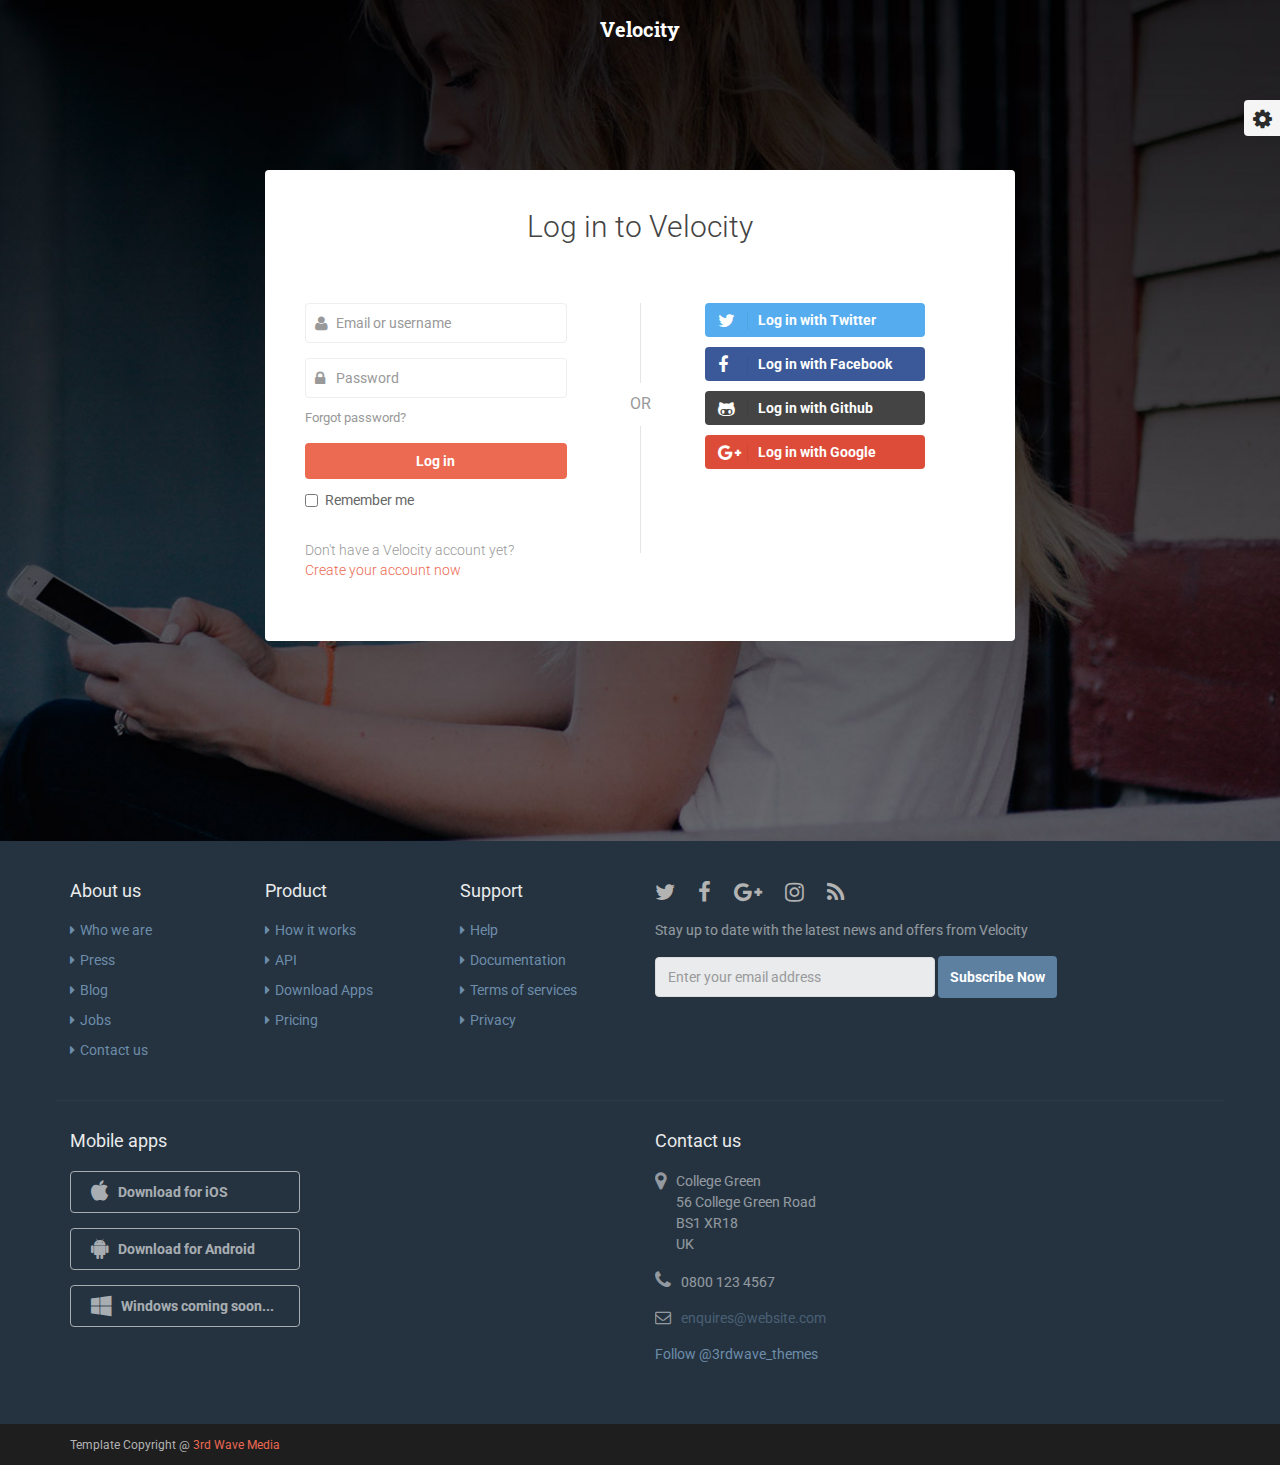
<file: velocity/login.html>
<!DOCTYPE html>
<!--[if IE 8]> <html lang="en" class="ie8"> <![endif]-->  
<!--[if IE 9]> <html lang="en" class="ie9"> <![endif]-->  
<!--[if !IE]><!--> <html lang="en"> <!--<![endif]-->  
<head>
    <title>Responsive website template for products</title>
    <!-- Meta -->
    <meta charset="utf-8">
    <meta http-equiv="X-UA-Compatible" content="IE=edge">
    <meta name="viewport" content="width=device-width, initial-scale=1.0">
    <meta name="description" content="">
    <meta name="author" content="">    
    <link rel="shortcut icon" href="favicon.ico">  
    <link href='http://fonts.googleapis.com/css?family=Roboto:400,400italic,500,500italic,700,700italic,900,900italic,300italic,300' rel='stylesheet' type='text/css'> 
    <link href='http://fonts.googleapis.com/css?family=Roboto+Slab:400,700,300,100' rel='stylesheet' type='text/css'>
    <!-- Global CSS -->
    <link rel="stylesheet" href="assets/plugins/bootstrap/css/bootstrap.min.css">   
    <!-- Plugins CSS -->    
    <link rel="stylesheet" href="assets/plugins/font-awesome/css/font-awesome.css">
    <link rel="stylesheet" href="assets/plugins/flexslider/flexslider.css">
    <!-- Theme CSS -->
    <link id="theme-style" rel="stylesheet" href="assets/css/styles.css">
    <!-- HTML5 shim and Respond.js for IE8 support of HTML5 elements and media queries -->
    <!--[if lt IE 9]>
      <script src="https://oss.maxcdn.com/html5shiv/3.7.2/html5shiv.min.js"></script>
      <script src="https://oss.maxcdn.com/respond/1.4.2/respond.min.js"></script>
    <![endif]-->
</head> 

<body class="login-page access-page has-full-screen-bg">
    <div class="upper-wrapper">
        <!-- ******HEADER****** -->
        <header class="header">  
            <div class="container">       
                <h1 class="logo">
                    <a href="index.html"><span class="logo-icon"></span><span class="text">Velocity</span></a>
                </h1><!--//logo-->
                                     
            </div><!--//container-->
        </header><!--//header-->
        
        <!-- ******Login Section****** --> 
        <section class="login-section access-section section">
            <div class="container">
                <div class="row">
                    <div class="form-box col-md-offset-2 col-sm-offset-0 xs-offset-0 col-xs-12 col-md-8">     
                        <div class="form-box-inner">
                            <h2 class="title text-center">Log in to Velocity</h2>                 
                            <div class="row">
                                <div class="form-container col-xs-12 col-md-5">
                                    <form class="login-form">              
                                        <div class="form-group email">
                                            <label class="sr-only" for="login-email">Email or username</label>
                                            <input id="login-email" type="email" class="form-control login-email" placeholder="Email or username">
                                        </div><!--//form-group-->
                                        <div class="form-group password">
                                            <label class="sr-only" for="login-password">Password</label>
                                            <input id="login-password" type="password" class="form-control login-password" placeholder="Password">
                                            <p class="forgot-password"><a href="reset-password.html">Forgot password?</a></p>
                                        </div><!--//form-group-->
                                        <button type="submit" class="btn btn-block btn-cta-primary">Log in</button>
                                        <div class="checkbox remember">
                                            <label>
                                                <input type="checkbox"> Remember me
                                            </label>
                                        </div><!--//checkbox-->
                                         <p class="lead">Don't have a Velocity account yet? <br /><a class="signup-link" href="signup.html">Create your account now</a></p>  
                                    </form>
                                </div><!--//form-container-->
                                <div class="social-btns col-md-offset-1 col-sm-offset-0 col-sm-offset-0 col-xs-12 col-md-5">  
                                    <div class="divider"><span>Or</span></div>                      
                                    <ul class="list-unstyled social-login">
                                        <li><button class="twitter-btn btn" type="button"><i class="fa fa-twitter"></i>Log in with Twitter</button></li>
                                        <li><button class="facebook-btn btn" type="button"><i class="fa fa-facebook"></i>Log in with Facebook</button></li>
                                        <li><button class="github-btn btn" type="button"><i class="fa fa-github-alt"></i>Log in with Github</button></li>
                                        <li><button class="google-btn btn" type="button"><i class="fa fa-google-plus"></i>Log in with Google</button></li>
                                    </ul>
                                </div><!--//social-btns-->
                            </div><!--//row-->
                        </div><!--//form-box-inner-->
                    </div><!--//form-box-->
                </div><!--//row-->
            </div><!--//container-->
        </section><!--//contact-section-->
    </div><!--//upper-wrapper-->
    
    <!-- ******FOOTER****** --> 
    <footer class="footer">
        <div class="footer-content">
            <div class="container">
                <div class="row">                    
                    <div class="footer-col links col-md-2 col-sm-4 col-xs-12">
                        <div class="footer-col-inner">
                            <h3 class="title">About us</h3>
                            <ul class="list-unstyled">
                                <li><a href="#"><i class="fa fa-caret-right"></i>Who we are</a></li>
                                <li><a href="#"><i class="fa fa-caret-right"></i>Press</a></li>
                                <li><a href="#"><i class="fa fa-caret-right"></i>Blog</a></li>
                                <li><a href="#"><i class="fa fa-caret-right"></i>Jobs</a></li>
                                <li><a href="#"><i class="fa fa-caret-right"></i>Contact us</a></li>
                            </ul>
                        </div><!--//footer-col-inner-->
                    </div><!--//foooter-col-->    
                    <div class="footer-col links col-md-2 col-sm-4 col-xs-12">
                        <div class="footer-col-inner">
                            <h3 class="title">Product</h3>
                            <ul class="list-unstyled">
                                <li><a href="#"><i class="fa fa-caret-right"></i>How it works</a></li>
                                <li><a href="#"><i class="fa fa-caret-right"></i>API</a></li>
                                <li><a href="#"><i class="fa fa-caret-right"></i>Download Apps</a></li>
                                <li><a href="#"><i class="fa fa-caret-right"></i>Pricing</a></li>
                            </ul>
                        </div><!--//footer-col-inner-->
                    </div><!--//foooter-col-->              
                    <div class="footer-col links col-md-2 col-sm-4 col-xs-12 sm-break">
                        <div class="footer-col-inner">
                            <h3 class="title">Support</h3>
                            <ul class="list-unstyled">
                                <li><a href="#"><i class="fa fa-caret-right"></i>Help</a></li>
                                <li><a href="#"><i class="fa fa-caret-right"></i>Documentation</a></li>
                                <li><a href="#"><i class="fa fa-caret-right"></i>Terms of services</a></li>
                                <li><a href="#"><i class="fa fa-caret-right"></i>Privacy</a></li>
                            </ul>
                        </div><!--//footer-col-inner-->            
                    </div><!--//foooter-col-->   
                    <div class="footer-col connect col-xs-12 col-md-6">
                        <div class="footer-col-inner">
                            <ul class="social list-inline">
                                <li><a href="https://twitter.com/3rdwave_themes" target="_blank"><i class="fa fa-twitter"></i></a></li>
                                <li><a href="#"><i class="fa fa-facebook"></i></a></li>
                                <li><a href="#"><i class="fa fa-google-plus"></i></a></li>
                                <li><a href="#"><i class="fa fa-instagram"></i></a></li>        
                                <li class="row-end"><a href="#"><i class="fa fa-rss"></i></a></li>             
                            </ul>
                            <div class="form-container">
                                <p class="intro">Stay up to date with the latest news and offers from Velocity</p>
                                <form class="signup-form navbar-form">
                                    <div class="form-group">
                                        <input type="text" class="form-control" placeholder="Enter your email address">
                                    </div>   
                                    <button type="submit" class="btn btn-cta btn-cta-primary">Subscribe Now</button>                                 
                                </form>                               
                            </div><!--//subscription-form-->
                        </div><!--//footer-col-inner-->
                    </div><!--//foooter-col-->
                    <div class="clearfix"></div> 
                </div><!--//row-->
                <div class="row has-divider">
                    <div class="footer-col download col-xs-12 col-md-6">
                        <div class="footer-col-inner">
                            <h3 class="title">Mobile apps</h3>
                            <ul class="list-unstyled download-list">
                                <li><a class="btn btn-ghost" href="#"><i class="fa fa-apple"></i><span class="text">Download for iOS</span> </a></li>
                                <li><a class="btn btn-ghost" href="#"><i class="fa fa-android"></i><span class="text">Download for Android</span></a></li>
                                <li><a class="btn btn-ghost" href="#"><i class="fa fa-windows"></i><span class="text">Windows coming soon...</span></a></li>
                            </ul>
                        </div><!--//footer-col-inner-->
                    </div><!--//download-->
                    <div class="footer-col contact col-xs-12 col-md-6">
                        <div class="footer-col-inner">
                            <h3 class="title">Contact us</h3>                          
                            <p class="adr clearfix">
                                <i class="fa fa-map-marker pull-left"></i>        
                                <span class="adr-group pull-left">       
                                    <span class="street-address">College Green</span><br>
                                    <span class="region">56 College Green Road</span><br>
                                    <span class="postal-code">BS1 XR18</span><br>
                                    <span class="country-name">UK</span>
                                </span>
                            </p>
                            <p class="tel"><i class="fa fa-phone"></i>0800 123 4567</p>
                            <p class="email"><i class="fa fa-envelope-o"></i><a href="#">enquires@website.com</a></p> 
                            <a href="https://twitter.com/3rdwave_themes" class="twitter-follow-button" data-show-count="false">Follow @3rdwave_themes</a>
<script>!function(d,s,id){var js,fjs=d.getElementsByTagName(s)[0],p=/^http:/.test(d.location)?'http':'https';if(!d.getElementById(id)){js=d.createElement(s);js.id=id;js.src=p+'://platform.twitter.com/widgets.js';fjs.parentNode.insertBefore(js,fjs);}}(document, 'script', 'twitter-wjs');</script>                        
                        </div><!--//footer-col-inner-->
                    </div><!--//contact-->
                </div>
            </div><!--//container-->
        </div><!--//footer-content-->
        <div class="bottom-bar">
            <div class="container">
                <small class="copyright">Template Copyright @ <a href="http://themes.3rdwavemedia.com/" target="_blank">3rd Wave Media</a></small>                
            </div><!--//container-->
        </div><!--//bottom-bar-->
    </footer><!--//footer-->
    
    <!-- *****CONFIGURE STYLE****** -->  
    <div class="config-wrapper">
        <div class="config-wrapper-inner">
            <a id="config-trigger" class="config-trigger" href="#"><i class="fa fa-cog"></i></a>
            <div id="config-panel" class="config-panel">
                <h5>Choose Colour</h5>
                <ul id="color-options" class="list-unstyled list-inline">
                    <li class="theme-1 active" ><a data-style="assets/css/styles.css" href="#"></a></li>
                    <li class="theme-2"><a data-style="assets/css/styles-2.css" href="#"></a></li>
                    <li class="theme-3"><a data-style="assets/css/styles-3.css" href="#"></a></li>
                    <li class="theme-4"><a data-style="assets/css/styles-4.css" href="#"></a></li>                   
                    <li class="theme-5"><a data-style="assets/css/styles-5.css" href="#"></a></li>                     
                    <li class="theme-6"><a data-style="assets/css/styles-6.css" href="#"></a></li>
                    <li class="theme-7"><a data-style="assets/css/styles-7.css" href="#"></a></li>
                    <li class="theme-8"><a data-style="assets/css/styles-8.css" href="#"></a></li>                    
                    <li class="theme-9"><a data-style="assets/css/styles-9.css" href="#"></a></li>
                    <li class="theme-10"><a data-style="assets/css/styles-10.css" href="#"></a></li>
                </ul><!--//color-options-->
                <a id="config-close" class="close" href="#"><i class="fa fa-times-circle"></i></a>
            </div><!--//configure-panel-->
        </div><!--//config-wrapper-inner-->
    </div><!--//config-wrapper-->
 
    <!-- Javascript -->          
    <script type="text/javascript" src="assets/plugins/jquery-1.12.3.min.js"></script>
    <script type="text/javascript" src="assets/plugins/bootstrap/js/bootstrap.min.js"></script> 
    <script type="text/javascript" src="assets/plugins/bootstrap-hover-dropdown.min.js"></script>
    <script type="text/javascript" src="assets/plugins/back-to-top.js"></script>
    <script type="text/javascript" src="assets/plugins/jquery-placeholder/jquery.placeholder.js"></script>
    <script type="text/javascript" src="assets/plugins/FitVids/jquery.fitvids.js"></script>
    <script type="text/javascript" src="assets/plugins/flexslider/jquery.flexslider-min.js"></script> 
    <script type="text/javascript" src="assets/js/main.js"></script>
    
            
</body>
</html>
</file>
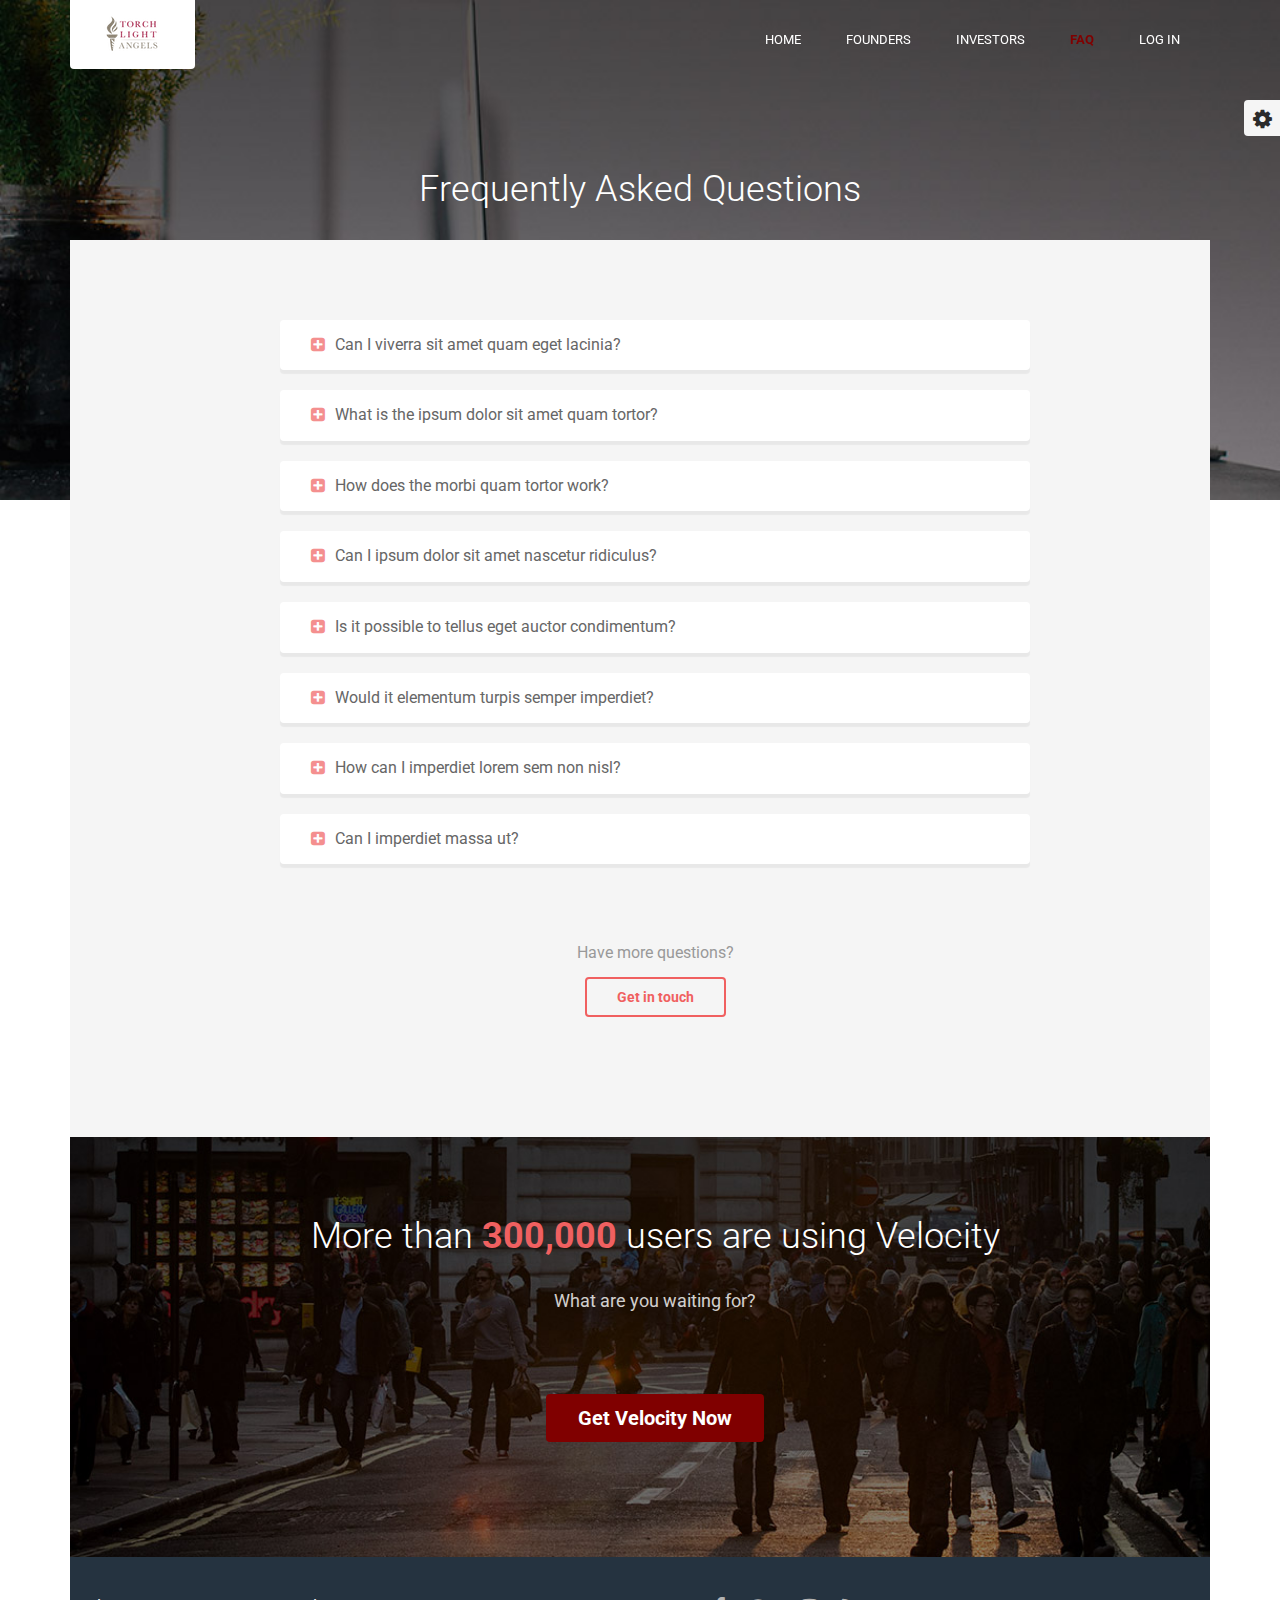
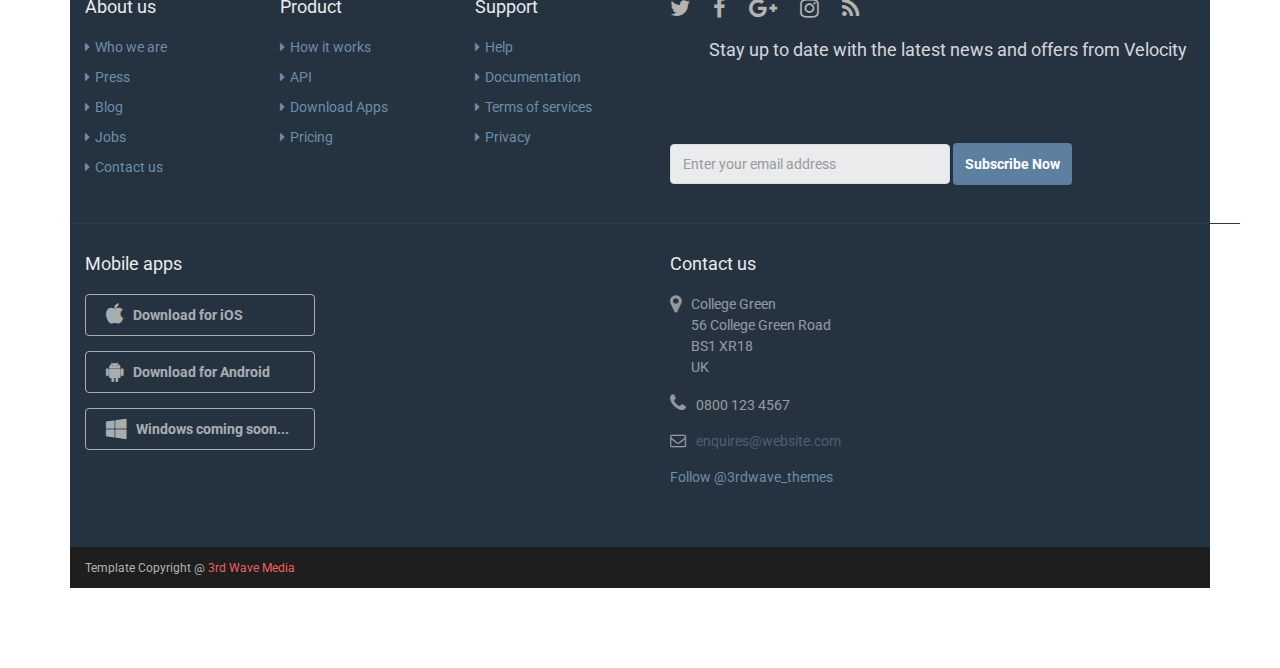
<file: velocity/pricing.html>
<!DOCTYPE html>
<!--[if IE 8]> <html lang="en" class="ie8"> <![endif]-->  
<!--[if IE 9]> <html lang="en" class="ie9"> <![endif]-->  
<!--[if !IE]><!--> <html lang="en"> <!--<![endif]-->  
<head>
    <title>Torchlight Angels</title>
    <!-- Meta -->
    <meta charset="utf-8">
    <meta http-equiv="X-UA-Compatible" content="IE=edge">
    <meta name="viewport" content="width=device-width, initial-scale=1.0">
    <meta name="description" content="">
    <meta name="author" content="">    
    <link rel="shortcut icon" href="favicon.ico">  
    <link href='http://fonts.googleapis.com/css?family=Roboto:400,400italic,500,500italic,700,700italic,900,900italic,300italic,300' rel='stylesheet' type='text/css'> 
    <link href='http://fonts.googleapis.com/css?family=Roboto+Slab:400,700,300,100' rel='stylesheet' type='text/css'>
    <!-- Global CSS -->
    <link rel="stylesheet" href="assets/plugins/bootstrap/css/bootstrap.min.css">   
    <!-- Plugins CSS -->    
    <link rel="stylesheet" href="assets/plugins/font-awesome/css/font-awesome.css">
    <link rel="stylesheet" href="assets/plugins/flexslider/flexslider.css">
    <!-- Theme CSS -->
    <link id="theme-style" rel="stylesheet" href="assets/css/styles-9.css">
    <!-- HTML5 shim and Respond.js for IE8 support of HTML5 elements and media queries -->
    <!--[if lt IE 9]>
      <script src="https://oss.maxcdn.com/html5shiv/3.7.2/html5shiv.min.js"></script>
      <script src="https://oss.maxcdn.com/respond/1.4.2/respond.min.js"></script>
    <![endif]-->
</head> 

<body class="pricing-page">  
    <!-- ******HEADER****** --> 
        <header id="header" class="header navbar-fixed-top">  
        <div class="container">       
            <h1 class="logo">
                <a href="index.html"><img src="assets/images/background/torch_logo.png"><!-- <span class="text">Velocity</span> --></a>
            </h1><!--//logo-->
            <nav class="main-nav navbar-right" role="navigation">
                <div class="navbar-header">
                    <button class="navbar-toggle" type="button" data-toggle="collapse" data-target="#navbar-collapse">
                        <span class="sr-only">Toggle navigation</span>
                        <span class="icon-bar"></span>
                        <span class="icon-bar"></span>
                        <span class="icon-bar"></span>
                    </button><!--//nav-toggle-->
                </div><!--//navbar-header-->
                <div id="navbar-collapse" class="navbar-collapse collapse">
                    <ul class="nav navbar-nav">
                        <li class="nav-item"><a href="index.html">Home</a></li>
                        <li class="nav-item"><a href="features.html">Founders</a></li>
                        <li class="nav-item"><a href="investors.html">Investors</a></li>
                        <li class="active nav-item"><a href="pricing.html">FAQ</a></li>
                       <!--  <li class="nav-item dropdown">
                            <a class="dropdown-toggle" data-toggle="dropdown" data-hover="dropdown" data-delay="0" data-close-others="false" href="#">Pages <i class="fa fa-angle-down"></i></a>
                            <ul class="dropdown-menu">
                                <li><a href="download.html">Download Apps</a></li>
                                <li><a href="blog.html">Blog</a></li>
                                <li><a href="blog-single.html">Blog Single</a></li>
                                <li><a href="blog-category.html">Blog Category</a></li>
                                <li><a href="blog-archive.html">Blog Archive</a></li>
                                <li><a href="about.html">About Us</a></li>
                                <li><a href="contact.html">Contact</a></li>                    
                            </ul>                            
                        </li> --><!--//dropdown-->                         
                        <li class="nav-item"><a href="https://gust.com/users/sign_in">Log in</a></li>
                       <!--  <li class="nav-item nav-item-cta last"><a class="btn btn-cta btn-cta-secondary" href="signup.html">Sign Up Free</a></li> -->
                    </ul><!--//nav-->
                </div><!--//navabr-collapse-->
            </nav><!--//main-nav-->                     
        </div><!--//container-->
    </header><!--//header-->
    
    <div class="headline-bg pricing-headline-bg">
    </div><!--//headline-bg-->
    
    <!-- ******Pricing Section****** -->
     <section class="pricing section section-on-bg">
        <div class="container">
            <h2 class="title text-center">Frequently Asked Questions</h2>
          <!--   <p class="intro text-center">Our pricing is simple and you can cancel or change your plan at any time.</p> -->
            <!--  <div class="price-cols row">
                <div class="items-wrapper col-md-10 col-sm-12 col-xs-12 col-md-offset-1 col-sm-offset-0 col-xs-offset-0">
                    <div class="item price-1 col-md-4 col-sm-4 col-xs-12 text-center">
                        <div class="item-inner">
                            <div class="heading">
                            <h3 class="title">Personal</h3>
                                <p class="price-figure"><span class="price-figure-inner"><span class="currency">$</span><span class="number">5</span><br /><span class="unit"> per month</span></span></p>
                            </div>
                            <div class="content">
                                <ul class="list-unstyled feature-list">
                                    <li><i class="fa fa-check"></i>1 user</li>
                                    <li><i class="fa fa-check"></i>10 GB storage</li>
                                    <li class="disabled"><i class="fa fa-times"></i>Email priority support</li>
                                    <li class="disabled"><i class="fa fa-times"></i>Free update</li>
                                    <li class="disabled"><i class="fa fa-times"></i>24/7 support</li>
                                </ul>
                                <a class="btn btn-cta btn-cta-primary" href="signup.html">Start free trial</a>
   
                            </div> --> <!--//content
                        <!</div> --><!--//item-inner-->
                   <!--  </div> --><!--//item--> 
                    
                  <!--   <div class="item price-2 col-md-4 col-sm-4 col-xs-12 text-center best-buy">
                        <div class="item-inner">
                            <div class="heading">
                            <h3 class="title">Professional</h3>
                                <p class="price-figure"><span class="price-figure-inner"><span class="currency">$</span><span class="number">10</span><br /><span class="unit">per month</span></span></p>
                            </div>
                            <div class="content">
                                <ul class="list-unstyled feature-list">
                                    <li><i class="fa fa-check"></i>10 users</li>
                                    <li><i class="fa fa-check"></i>30 GB storage</li>
                                    <li><i class="fa fa-check"></i>Email priority support</li>
                                    <li><i class="fa fa-check"></i>Free update</li>
                                    <li class="disabled"><i class="fa fa-times"></i>24/7 support</li>
                                    
                                </ul>
                                <a class="btn btn-cta btn-cta-primary" href="signup.html">Start free trial</a>
                            </div> --><!--//content-->
                           <!--  <div class="ribbon">
                                <div class="text">Popular</div>
                            </div> --><!--//ribbon-->
                       <!--  </div> --><!--//item-inner-->
                  <!--   </div> --><!--//item-->  
                    
                 <!--    <div class="item price-3 col-md-4 col-sm-4 col-xs-12 text-center">
                        <div class="item-inner">
                            <div class="heading">
                                <h3 class="title">Business</h3>
                                <p class="price-figure"><span class="price-figure-inner"><span class="currency">$</span><span class="number">25</span><br /><span class="unit">per month</span></span></p>
                            </div>
                            <div class="content">
                                <ul class="list-unstyled feature-list">
                                    <li><i class="fa fa-check"></i>Unlimited user</li>
                                    <li><i class="fa fa-check"></i>100 GB storage</li>
                                    <li><i class="fa fa-check"></i>Email priority support</li>
                                    <li><i class="fa fa-check"></i>Free update</li>
                                    <li><i class="fa fa-check"></i>24/7 support</li>                                  
                                </ul>
                                <a class="btn btn-cta btn-cta-primary" href="signup.html">Start free trial</a> -->
                                
                         <!--    </div> --><!--//content-->
                    <!--     </div> --><!--//item-inner-->
                  <!--   </div> --><!--//item-->  
        <!--         </div> --><!--//items-wrapper-->                   
        <!--     </div> --><!--//row-->
        <!-- </div> --><!--//container-->
   <!--  </section> --><!--//pricing-->
    
    <!-- ******FAQ Section****** --> 
    <section class="faq section has-bg-color">
        <div class="container">
          <!--   <h2 class="title text-center">Frequently Asked Questions</h2> -->
            <div class="row">
                <div class="col-md-8 col-sm-10 col-xs-12 col-md-offset-2 col-sm-offset-1 col-xs-offset-0">
                    <div class="panel">
                        <div class="panel-heading">
                            <h4 class="panel-title"><a data-parent="#accordion"
                            data-toggle="collapse" class="panel-toggle" href="#faq1"><i class="fa fa-plus-square"></i>Can I viverra sit amet quam eget lacinia?</a></h4>
                        </div>
            
                        <div class="panel-collapse collapse" id="faq1">
                            <div class="panel-body">
                                Anim pariatur cliche reprehenderit, enim eiusmod high life
                                accusamus terry richardson ad squid. 3 wolf moon officia
                                aute, non cupidatat skateboard dolor brunch. Food truck
                                quinoa nesciunt laborum eiusmod. Brunch 3 wolf moon tempor,
                                sunt aliqua put a bird on it squid single-origin coffee
                                nulla assumenda shoreditch et. Nihil anim keffiyeh
                                helvetica, craft beer labore wes anderson cred nesciunt
                                sapiente ea proident. Ad vegan excepteur butcher vice lomo.
                                Leggings occaecat craft beer farm-to-table, raw denim
                                aesthetic synth nesciunt you probably haven't heard of them
                                accusamus labore sustainable VHS.
                            </div>
                        </div>
                    </div><!--//panel-->
            
                    <div class="panel">
                        <div class="panel-heading">
                            <h4 class="panel-title"><a data-parent="#accordion"
                            data-toggle="collapse" class="panel-toggle" href="#faq2"><i class="fa fa-plus-square"></i>What is the ipsum dolor sit amet quam tortor?</a></h4>
                        </div>
            
                        <div class="panel-collapse collapse" id="faq2">
                            <div class="panel-body">
                                Anim pariatur cliche reprehenderit, enim eiusmod high life
                                accusamus terry richardson ad squid. 3 wolf moon officia
                                aute, non cupidatat skateboard dolor brunch. Food truck
                                quinoa nesciunt laborum eiusmod. Brunch 3 wolf moon tempor,
                                sunt aliqua put a bird on it squid single-origin coffee
                                nulla assumenda shoreditch et. Nihil anim keffiyeh
                                helvetica, craft beer labore wes anderson cred nesciunt
                                sapiente ea proident. Ad vegan excepteur butcher vice lomo.
                                Leggings occaecat craft beer farm-to-table, raw denim
                                aesthetic synth nesciunt you probably haven't heard of them
                                accusamus labore sustainable VHS.
                            </div>
                        </div>
                    </div><!--//panel-->
            
                    <div class="panel">
                        <div class="panel-heading">
                            <h4 class="panel-title"><a data-parent="#accordion"
                            data-toggle="collapse" class="panel-toggle" href="#faq3"><i class="fa fa-plus-square"></i>How does the morbi quam tortor work?</a></h4>
                        </div>
            
                        <div class="panel-collapse collapse" id="faq3">
                            <div class="panel-body">
                                Anim pariatur cliche reprehenderit, enim eiusmod high life
                                accusamus terry richardson ad squid. 3 wolf moon officia
                                aute, non cupidatat skateboard dolor brunch. Food truck
                                quinoa nesciunt laborum eiusmod. Brunch 3 wolf moon tempor,
                                sunt aliqua put a bird on it squid single-origin coffee
                                nulla assumenda shoreditch et. Nihil anim keffiyeh
                                helvetica, craft beer labore wes anderson cred nesciunt
                                sapiente ea proident. Ad vegan excepteur butcher vice lomo.
                                Leggings occaecat craft beer farm-to-table, raw denim
                                aesthetic synth nesciunt you probably haven't heard of them
                                accusamus labore sustainable VHS.
                            </div>
                        </div>
                    </div><!--//panel-->
                    
                    <div class="panel">
                        <div class="panel-heading">
                            <h4 class="panel-title"><a data-parent="#accordion"
                            data-toggle="collapse" class="panel-toggle" href="#faq4"><i class="fa fa-plus-square"></i>Can I ipsum dolor sit amet nascetur ridiculus?</a></h4>
                        </div>
            
                        <div class="panel-collapse collapse" id="faq4">
                            <div class="panel-body">
                                Anim pariatur cliche reprehenderit, enim eiusmod high life
                                accusamus terry richardson ad squid. 3 wolf moon officia
                                aute, non cupidatat skateboard dolor brunch. Food truck
                                quinoa nesciunt laborum eiusmod. Brunch 3 wolf moon tempor,
                                sunt aliqua put a bird on it squid single-origin coffee
                                nulla assumenda shoreditch et. Nihil anim keffiyeh
                                helvetica, craft beer labore wes anderson cred nesciunt
                                sapiente ea proident. Ad vegan excepteur butcher vice lomo.
                                Leggings occaecat craft beer farm-to-table, raw denim
                                aesthetic synth nesciunt you probably haven't heard of them
                                accusamus labore sustainable VHS.
                            </div>
                        </div>
                    </div><!--//panel--> 
                    
                    <div class="panel">
                        <div class="panel-heading">
                            <h4 class="panel-title"><a data-parent="#accordion"
                            data-toggle="collapse" class="panel-toggle" href="#faq5"><i class="fa fa-plus-square"></i>Is it possible to tellus eget auctor condimentum?</a></h4>
                        </div>
            
                        <div class="panel-collapse collapse" id="faq5">
                            <div class="panel-body">
                                Anim pariatur cliche reprehenderit, enim eiusmod high life
                                accusamus terry richardson ad squid. 3 wolf moon officia
                                aute, non cupidatat skateboard dolor brunch. Food truck
                                quinoa nesciunt laborum eiusmod. Brunch 3 wolf moon tempor,
                                sunt aliqua put a bird on it squid single-origin coffee
                                nulla assumenda shoreditch et. Nihil anim keffiyeh
                                helvetica, craft beer labore wes anderson cred nesciunt
                                sapiente ea proident. Ad vegan excepteur butcher vice lomo.
                                Leggings occaecat craft beer farm-to-table, raw denim
                                aesthetic synth nesciunt you probably haven't heard of them
                                accusamus labore sustainable VHS.
                            </div>
                        </div>
                    </div><!--//panel-->
                    
                    <div class="panel">
                        <div class="panel-heading">
                            <h4 class="panel-title"><a data-parent="#accordion"
                            data-toggle="collapse" class="panel-toggle" href="#faq6"><i class="fa fa-plus-square"></i>Would it elementum turpis semper imperdiet?</a></h4>
                        </div>
            
                        <div class="panel-collapse collapse" id="faq6">
                            <div class="panel-body">
                                Anim pariatur cliche reprehenderit, enim eiusmod high life
                                accusamus terry richardson ad squid. 3 wolf moon officia
                                aute, non cupidatat skateboard dolor brunch. Food truck
                                quinoa nesciunt laborum eiusmod. Brunch 3 wolf moon tempor,
                                sunt aliqua put a bird on it squid single-origin coffee
                                nulla assumenda shoreditch et. Nihil anim keffiyeh
                                helvetica, craft beer labore wes anderson cred nesciunt
                                sapiente ea proident. Ad vegan excepteur butcher vice lomo.
                                Leggings occaecat craft beer farm-to-table, raw denim
                                aesthetic synth nesciunt you probably haven't heard of them
                                accusamus labore sustainable VHS.
                            </div>
                        </div>
                    </div><!--//panel-->
                    
                    <div class="panel">
                        <div class="panel-heading">
                            <h4 class="panel-title"><a data-parent="#accordion"
                            data-toggle="collapse" class="panel-toggle" href="#faq7"><i class="fa fa-plus-square"></i>How can I imperdiet lorem sem non nisl?</a></h4>
                        </div>
            
                        <div class="panel-collapse collapse" id="faq7">
                            <div class="panel-body">
                                Anim pariatur cliche reprehenderit, enim eiusmod high life
                                accusamus terry richardson ad squid. 3 wolf moon officia
                                aute, non cupidatat skateboard dolor brunch. Food truck
                                quinoa nesciunt laborum eiusmod. Brunch 3 wolf moon tempor,
                                sunt aliqua put a bird on it squid single-origin coffee
                                nulla assumenda shoreditch et. Nihil anim keffiyeh
                                helvetica, craft beer labore wes anderson cred nesciunt
                                sapiente ea proident. Ad vegan excepteur butcher vice lomo.
                                Leggings occaecat craft beer farm-to-table, raw denim
                                aesthetic synth nesciunt you probably haven't heard of them
                                accusamus labore sustainable VHS.
                            </div>
                        </div>
                    </div><!--//panel-->
                    
                    <div class="panel">
                        <div class="panel-heading">
                            <h4 class="panel-title"><a data-parent="#accordion"
                            data-toggle="collapse" class="panel-toggle" href="#faq8"><i class="fa fa-plus-square"></i>Can I imperdiet massa ut?</a></h4>
                        </div>
            
                        <div class="panel-collapse collapse" id="faq8">
                            <div class="panel-body">
                                Anim pariatur cliche reprehenderit, enim eiusmod high life
                                accusamus terry richardson ad squid. 3 wolf moon officia
                                aute, non cupidatat skateboard dolor brunch. Food truck
                                quinoa nesciunt laborum eiusmod. Brunch 3 wolf moon tempor,
                                sunt aliqua put a bird on it squid single-origin coffee
                                nulla assumenda shoreditch et. Nihil anim keffiyeh
                                helvetica, craft beer labore wes anderson cred nesciunt
                                sapiente ea proident. Ad vegan excepteur butcher vice lomo.
                                Leggings occaecat craft beer farm-to-table, raw denim
                                aesthetic synth nesciunt you probably haven't heard of them
                                accusamus labore sustainable VHS.
                            </div>
                        </div>
                    </div><!--//panel-->                        
                </div>
            </div><!--//row-->
            <div class="contact-lead text-center">
                <h4 class="title">Have more questions?</h4>
                <a class="btn btn-cta btn-cta-secondary" href="contact.html">Get in touch</a>
            </div>
        </div><!--//container-->        
    </section><!--//faq-->
    
    <!-- ******CTA Section****** -->
    <section id="cta-section" class="section cta-section text-center pricing-cta-section">
        <div class="container">
           <h2 class="title">More than <span class="counting">300,000</span> users are using Velocity</h2>
           <p class="intro">What are you waiting for?</p>
           <p><a class="btn btn-cta btn-cta-primary" href="https://wrapbootstrap.com/theme/velocity-designed-for-products-WB0N38R04" target="_blank">Get Velocity Now</a></p>
        </div><!--//container-->
    </section><!--//cta-section-->
    
    <!-- ******FOOTER****** --> 
    <footer class="footer">
        <div class="footer-content">
            <div class="container">
                <div class="row">                    
                    <div class="footer-col links col-md-2 col-sm-4 col-xs-12">
                        <div class="footer-col-inner">
                            <h3 class="title">About us</h3>
                            <ul class="list-unstyled">
                                <li><a href="#"><i class="fa fa-caret-right"></i>Who we are</a></li>
                                <li><a href="#"><i class="fa fa-caret-right"></i>Press</a></li>
                                <li><a href="#"><i class="fa fa-caret-right"></i>Blog</a></li>
                                <li><a href="#"><i class="fa fa-caret-right"></i>Jobs</a></li>
                                <li><a href="#"><i class="fa fa-caret-right"></i>Contact us</a></li>
                            </ul>
                        </div><!--//footer-col-inner-->
                    </div><!--//foooter-col-->    
                    <div class="footer-col links col-md-2 col-sm-4 col-xs-12">
                        <div class="footer-col-inner">
                            <h3 class="title">Product</h3>
                            <ul class="list-unstyled">
                                <li><a href="#"><i class="fa fa-caret-right"></i>How it works</a></li>
                                <li><a href="#"><i class="fa fa-caret-right"></i>API</a></li>
                                <li><a href="#"><i class="fa fa-caret-right"></i>Download Apps</a></li>
                                <li><a href="#"><i class="fa fa-caret-right"></i>Pricing</a></li>
                            </ul>
                        </div><!--//footer-col-inner-->
                    </div><!--//foooter-col-->              
                    <div class="footer-col links col-md-2 col-sm-4 col-xs-12 sm-break">
                        <div class="footer-col-inner">
                            <h3 class="title">Support</h3>
                            <ul class="list-unstyled">
                                <li><a href="#"><i class="fa fa-caret-right"></i>Help</a></li>
                                <li><a href="#"><i class="fa fa-caret-right"></i>Documentation</a></li>
                                <li><a href="#"><i class="fa fa-caret-right"></i>Terms of services</a></li>
                                <li><a href="#"><i class="fa fa-caret-right"></i>Privacy</a></li>
                            </ul>
                        </div><!--//footer-col-inner-->            
                    </div><!--//foooter-col-->   
                    <div class="footer-col connect col-xs-12 col-md-6">
                        <div class="footer-col-inner">
                            <ul class="social list-inline">
                                <li><a href="https://twitter.com/3rdwave_themes" target="_blank"><i class="fa fa-twitter"></i></a></li>
                                <li><a href="#"><i class="fa fa-facebook"></i></a></li>
                                <li><a href="#"><i class="fa fa-google-plus"></i></a></li>
                                <li><a href="#"><i class="fa fa-instagram"></i></a></li>        
                                <li class="row-end"><a href="#"><i class="fa fa-rss"></i></a></li>             
                            </ul>
                            <div class="form-container">
                                <p class="intro">Stay up to date with the latest news and offers from Velocity</p>
                                <form class="signup-form navbar-form">
                                    <div class="form-group">
                                        <input type="text" class="form-control" placeholder="Enter your email address">
                                    </div>   
                                    <button type="submit" class="btn btn-cta btn-cta-primary">Subscribe Now</button>                                 
                                </form>                               
                            </div><!--//subscription-form-->
                        </div><!--//footer-col-inner-->
                    </div><!--//foooter-col-->
                    <div class="clearfix"></div> 
                </div><!--//row-->
                <div class="row has-divider">
                    <div class="footer-col download col-xs-12 col-md-6">
                        <div class="footer-col-inner">
                            <h3 class="title">Mobile apps</h3>
                            <ul class="list-unstyled download-list">
                                <li><a class="btn btn-ghost" href="#"><i class="fa fa-apple"></i><span class="text">Download for iOS</span> </a></li>
                                <li><a class="btn btn-ghost" href="#"><i class="fa fa-android"></i><span class="text">Download for Android</span></a></li>
                                <li><a class="btn btn-ghost" href="#"><i class="fa fa-windows"></i><span class="text">Windows coming soon...</span></a></li>
                            </ul>
                        </div><!--//footer-col-inner-->
                    </div><!--//download-->
                    <div class="footer-col contact col-xs-12 col-md-6">
                        <div class="footer-col-inner">
                            <h3 class="title">Contact us</h3>                          
                            <p class="adr clearfix">
                                <i class="fa fa-map-marker pull-left"></i>        
                                <span class="adr-group pull-left">       
                                    <span class="street-address">College Green</span><br>
                                    <span class="region">56 College Green Road</span><br>
                                    <span class="postal-code">BS1 XR18</span><br>
                                    <span class="country-name">UK</span>
                                </span>
                            </p>
                            <p class="tel"><i class="fa fa-phone"></i>0800 123 4567</p>
                            <p class="email"><i class="fa fa-envelope-o"></i><a href="#">enquires@website.com</a></p> 
                            <a href="https://twitter.com/3rdwave_themes" class="twitter-follow-button" data-show-count="false">Follow @3rdwave_themes</a>
<script>!function(d,s,id){var js,fjs=d.getElementsByTagName(s)[0],p=/^http:/.test(d.location)?'http':'https';if(!d.getElementById(id)){js=d.createElement(s);js.id=id;js.src=p+'://platform.twitter.com/widgets.js';fjs.parentNode.insertBefore(js,fjs);}}(document, 'script', 'twitter-wjs');</script>                        
                        </div><!--//footer-col-inner-->
                    </div><!--//contact-->
                </div>
            </div><!--//container-->
        </div><!--//footer-content-->
        <div class="bottom-bar">
            <div class="container">
                <small class="copyright">Template Copyright @ <a href="http://themes.3rdwavemedia.com/" target="_blank">3rd Wave Media</a></small>                
            </div><!--//container-->
        </div><!--//bottom-bar-->
    </footer><!--//footer-->
    
    <!-- Video Modal -->
    <div class="modal modal-video" id="modal-video" tabindex="-1" role="dialog" aria-labelledby="videoModalLabel" aria-hidden="true">
        <div class="modal-dialog">
            <div class="modal-content">
                <div class="modal-header">
                    <button type="button" class="close" data-dismiss="modal" aria-hidden="true">&times;</button>
                    <h4 id="videoModalLabel" class="modal-title sr-only">Video Tour</h4>
                </div>
                <div class="modal-body">
                    <div class="video-container">
                        <iframe src="//player.vimeo.com/video/28872840?color=ffffff&amp;wmode=transparent" width="720" height="405" frameborder="0" webkitallowfullscreen mozallowfullscreen allowfullscreen></iframe>
                    </div><!--//video-container-->
                </div><!--//modal-body-->
            </div><!--//modal-content-->
        </div><!--//modal-dialog-->
    </div><!--//modal-->
    
    <!-- *****CONFIGURE STYLE****** -->  
    <div class="config-wrapper">
        <div class="config-wrapper-inner">
            <a id="config-trigger" class="config-trigger" href="#"><i class="fa fa-cog"></i></a>
            <div id="config-panel" class="config-panel">
                <h5>Choose Colour</h5>
                <ul id="color-options" class="list-unstyled list-inline">
                    <li class="theme-1 active" ><a data-style="assets/css/styles.css" href="#"></a></li>
                    <li class="theme-2"><a data-style="assets/css/styles-2.css" href="#"></a></li>
                    <li class="theme-3"><a data-style="assets/css/styles-3.css" href="#"></a></li>
                    <li class="theme-4"><a data-style="assets/css/styles-4.css" href="#"></a></li>                   
                    <li class="theme-5"><a data-style="assets/css/styles-5.css" href="#"></a></li>                     
                    <li class="theme-6"><a data-style="assets/css/styles-6.css" href="#"></a></li>
                    <li class="theme-7"><a data-style="assets/css/styles-7.css" href="#"></a></li>
                    <li class="theme-8"><a data-style="assets/css/styles-8.css" href="#"></a></li>                    
                    <li class="theme-9"><a data-style="assets/css/styles-9.css" href="#"></a></li>
                    <li class="theme-10"><a data-style="assets/css/styles-10.css" href="#"></a></li>
                </ul><!--//color-options-->
                <a id="config-close" class="close" href="#"><i class="fa fa-times-circle"></i></a>
            </div><!--//configure-panel-->
        </div><!--//config-wrapper-inner-->
    </div><!--//config-wrapper-->
 
    <!-- Javascript -->          
    <script type="text/javascript" src="assets/plugins/jquery-1.12.3.min.js"></script>
    <script type="text/javascript" src="assets/plugins/bootstrap/js/bootstrap.min.js"></script> 
    <script type="text/javascript" src="assets/plugins/bootstrap-hover-dropdown.min.js"></script>
    <script type="text/javascript" src="assets/plugins/back-to-top.js"></script>
    <script type="text/javascript" src="assets/plugins/jquery-placeholder/jquery.placeholder.js"></script>
    <script type="text/javascript" src="assets/plugins/FitVids/jquery.fitvids.js"></script>  
    <script type="text/javascript" src="assets/plugins/flexslider/jquery.flexslider-min.js"></script> 
    <script type="text/javascript" src="assets/js/main.js"></script>
    
            
</body>
</html>
</file>
<file: velocity/assets/plugins/rrssb/css/rrssb.css>
.rrssb-buttons.large-format li a,.rrssb-buttons.large-format li a .rrssb-text{-webkit-backface-visibility:hidden;-moz-backface-visibility:hidden;-ms-backface-visibility:hidden}.rrssb-buttons,.rrssb-buttons li,.rrssb-buttons li a{-moz-box-sizing:border-box;box-sizing:border-box}.clearfix{*zoom:1}.clearfix:after{clear:both}.clearfix:before,.clearfix:after{content:" ";display:table}.rrssb-buttons{font-family:"Helvetica Neue",Helvetica,Arial,sans-serif;height:36px;margin:0;padding:0;width:100%}.rrssb-buttons li{float:left;height:100%;line-height:13px;list-style:none;margin:0;padding:0 2.5px}.rrssb-buttons li.rrssb-email a{background-color:#0a88ff}.rrssb-buttons li.rrssb-email a:hover{background-color:#006ed6}.rrssb-buttons li.rrssb-facebook a{background-color:#306199}.rrssb-buttons li.rrssb-facebook a:hover{background-color:#244872}.rrssb-buttons li.rrssb-tumblr a{background-color:#32506d}.rrssb-buttons li.rrssb-tumblr a:hover{background-color:#22364a}.rrssb-buttons li.rrssb-linkedin a{background-color:#007bb6}.rrssb-buttons li.rrssb-linkedin a:hover{background-color:#005983}.rrssb-buttons li.rrssb-twitter a{background-color:#26c4f1}.rrssb-buttons li.rrssb-twitter a:hover{background-color:#0eaad6}.rrssb-buttons li.rrssb-googleplus a{background-color:#e93f2e}.rrssb-buttons li.rrssb-googleplus a:hover{background-color:#ce2616}.rrssb-buttons li.rrssb-youtube a{background-color:#df1c31}.rrssb-buttons li.rrssb-youtube a:hover{background-color:#b21627}.rrssb-buttons li.rrssb-reddit a{background-color:#8bbbe3}.rrssb-buttons li.rrssb-reddit a:hover{background-color:#62a3d9}.rrssb-buttons li.rrssb-pinterest a{background-color:#b81621}.rrssb-buttons li.rrssb-pinterest a:hover{background-color:#8a1119}.rrssb-buttons li.rrssb-pocket a{background-color:#ed4054}.rrssb-buttons li.rrssb-pocket a:hover{background-color:#e4162d}.rrssb-buttons li.rrssb-github a{background-color:#444}.rrssb-buttons li.rrssb-github a:hover{background-color:#2b2b2b}.rrssb-buttons li.rrssb-instagram a{background-color:#517fa4}.rrssb-buttons li.rrssb-instagram a:hover{background-color:#406582}.rrssb-buttons li a{background-color:#ccc;border-radius:2px;display:block;font-size:11px;font-weight:bold;height:100%;padding:11px 7px 12px 27px;position:relative;text-align:center;text-decoration:none;text-transform:uppercase;width:100%;-webkit-font-smoothing:antialiased;-moz-osx-font-smoothing:grayscale;-webkit-transition:background-color 0.2s ease-in-out;-moz-transition:background-color 0.2s ease-in-out;-o-transition:background-color 0.2s ease-in-out;transition:background-color 0.2s ease-in-out}.rrssb-buttons li a .rrssb-icon{display:block;height:100%;left:10px;padding-top:9px;position:absolute;top:0;width:10%}.rrssb-buttons li a .rrssb-icon svg{height:17px;width:17px}.rrssb-buttons li a .rrssb-icon svg path,.rrssb-buttons li a .rrssb-icon svg polygon{fill:#fff}.rrssb-buttons li a .rrssb-text{color:#fff}.rrssb-buttons li a:active{box-shadow:inset 1px 3px 15px 0 rgba(22,0,0,0.25)}.rrssb-buttons li.small a{padding:0}.rrssb-buttons li.small a .rrssb-icon{height:100%;left:auto;margin:0 auto;overflow:hidden;position:relative;top:auto;width:100%}.rrssb-buttons li.small a .rrssb-text{visibility:hidden}.rrssb-buttons.large-format{height:auto}.rrssb-buttons.large-format li{height:auto}.rrssb-buttons.large-format li a{border-radius:0.2em;font-size:15px;font-size:1vw;line-height:1vw;padding:7% 0% 7% 12%}.rrssb-buttons.large-format li a .rrssb-icon{left:7%;padding-top:0;width:12%}.rrssb-buttons.large-format li a .rrssb-icon svg{height:100%;width:100%;position:absolute;top:0}.rrssb-buttons.large-format li a .rrssb-text{font-size:15px;font-size:1vw}.rrssb-buttons.large-format li a:hover{font-size:15px;font-size:1vw;padding:7% 0% 7% 12%;border-radius:0.2em}.rrssb-buttons.small-format{padding-top:5px}.rrssb-buttons.small-format li{height:80%;padding:0 1.5px}.rrssb-buttons.small-format li a .rrssb-icon{height:100%;padding-top:0}.rrssb-buttons.small-format li a .rrssb-icon svg{height:48%;position:relative;top:6px;width:80%}.rrssb-buttons.tiny-format{height:22px;position:relative}.rrssb-buttons.tiny-format li{padding-right:7px}.rrssb-buttons.tiny-format li a{background-color:transparent;padding:0}.rrssb-buttons.tiny-format li a .rrssb-icon svg{height:70%;width:100%}.rrssb-buttons.tiny-format li a:hover,.rrssb-buttons.tiny-format li a:active{background-color:transparent}.rrssb-buttons.tiny-format li.rrssb-email a .rrssb-icon svg path,.rrssb-buttons.tiny-format li.rrssb-email a .rrssb-icon svg polygon{fill:#0a88ff}.rrssb-buttons.tiny-format li.rrssb-email a .rrssb-icon:hover .rrssb-icon svg path,.rrssb-buttons.tiny-format li.rrssb-email a .rrssb-icon:hover .rrssb-icon svg polygon{fill:#0054a3}.rrssb-buttons.tiny-format li.rrssb-facebook a .rrssb-icon svg path,.rrssb-buttons.tiny-format li.rrssb-facebook a .rrssb-icon svg polygon{fill:#306199}.rrssb-buttons.tiny-format li.rrssb-facebook a .rrssb-icon:hover .rrssb-icon svg path,.rrssb-buttons.tiny-format li.rrssb-facebook a .rrssb-icon:hover .rrssb-icon svg polygon{fill:#18304b}.rrssb-buttons.tiny-format li.rrssb-tumblr a .rrssb-icon svg path,.rrssb-buttons.tiny-format li.rrssb-tumblr a .rrssb-icon svg polygon{fill:#32506d}.rrssb-buttons.tiny-format li.rrssb-tumblr a .rrssb-icon:hover .rrssb-icon svg path,.rrssb-buttons.tiny-format li.rrssb-tumblr a .rrssb-icon:hover .rrssb-icon svg polygon{fill:#121d27}.rrssb-buttons.tiny-format li.rrssb-linkedin a .rrssb-icon svg path,.rrssb-buttons.tiny-format li.rrssb-linkedin a .rrssb-icon svg polygon{fill:#007bb6}.rrssb-buttons.tiny-format li.rrssb-linkedin a .rrssb-icon:hover .rrssb-icon svg path,.rrssb-buttons.tiny-format li.rrssb-linkedin a .rrssb-icon:hover .rrssb-icon svg polygon{fill:#003650}.rrssb-buttons.tiny-format li.rrssb-twitter a .rrssb-icon svg path,.rrssb-buttons.tiny-format li.rrssb-twitter a .rrssb-icon svg polygon{fill:#26c4f1}.rrssb-buttons.tiny-format li.rrssb-twitter a .rrssb-icon:hover .rrssb-icon svg path,.rrssb-buttons.tiny-format li.rrssb-twitter a .rrssb-icon:hover .rrssb-icon svg polygon{fill:#0b84a6}.rrssb-buttons.tiny-format li.rrssb-googleplus a .rrssb-icon svg path,.rrssb-buttons.tiny-format li.rrssb-googleplus a .rrssb-icon svg polygon{fill:#e93f2e}.rrssb-buttons.tiny-format li.rrssb-googleplus a .rrssb-icon:hover .rrssb-icon svg path,.rrssb-buttons.tiny-format li.rrssb-googleplus a .rrssb-icon:hover .rrssb-icon svg polygon{fill:#a01e11}.rrssb-buttons.tiny-format li.rrssb-youtube a .rrssb-icon svg path,.rrssb-buttons.tiny-format li.rrssb-youtube a .rrssb-icon svg polygon{fill:#df1c31}.rrssb-buttons.tiny-format li.rrssb-youtube a .rrssb-icon:hover .rrssb-icon svg path,.rrssb-buttons.tiny-format li.rrssb-youtube a .rrssb-icon:hover .rrssb-icon svg polygon{fill:#84111d}.rrssb-buttons.tiny-format li.rrssb-reddit a .rrssb-icon svg path,.rrssb-buttons.tiny-format li.rrssb-reddit a .rrssb-icon svg polygon{fill:#8bbbe3}.rrssb-buttons.tiny-format li.rrssb-reddit a .rrssb-icon:hover .rrssb-icon svg path,.rrssb-buttons.tiny-format li.rrssb-reddit a .rrssb-icon:hover .rrssb-icon svg polygon{fill:#398bcf}.rrssb-buttons.tiny-format li.rrssb-pinterest a .rrssb-icon svg path,.rrssb-buttons.tiny-format li.rrssb-pinterest a .rrssb-icon svg polygon{fill:#b81621}.rrssb-buttons.tiny-format li.rrssb-pinterest a .rrssb-icon:hover .rrssb-icon svg path,.rrssb-buttons.tiny-format li.rrssb-pinterest a .rrssb-icon:hover .rrssb-icon svg polygon{fill:#5d0b11}.rrssb-buttons.tiny-format li.rrssb-pocket a .rrssb-icon svg path,.rrssb-buttons.tiny-format li.rrssb-pocket a .rrssb-icon svg polygon{fill:#ed4054}.rrssb-buttons.tiny-format li.rrssb-pocket a .rrssb-icon:hover .rrssb-icon svg path,.rrssb-buttons.tiny-format li.rrssb-pocket a .rrssb-icon:hover .rrssb-icon svg polygon{fill:#b61124}.rrssb-buttons.tiny-format li.rrssb-github a .rrssb-icon svg path,.rrssb-buttons.tiny-format li.rrssb-github a .rrssb-icon svg polygon{fill:#444}.rrssb-buttons.tiny-format li.rrssb-github a .rrssb-icon:hover .rrssb-icon svg path,.rrssb-buttons.tiny-format li.rrssb-github a .rrssb-icon:hover .rrssb-icon svg polygon{fill:#111}.rrssb-buttons.tiny-format li.rrssb-instagram a .rrssb-icon svg path,.rrssb-buttons.tiny-format li.rrssb-instagram a .rrssb-icon svg polygon{fill:#517fa4}.rrssb-buttons.tiny-format li.rrssb-instagram a .rrssb-icon:hover .rrssb-icon svg path,.rrssb-buttons.tiny-format li.rrssb-instagram a .rrssb-icon:hover .rrssb-icon svg polygon{fill:#2f4a60}
</file>
<file: velocity/assets/plugins/rrssb/css/demo.css>
body{overflow-x:hidden}a{text-decoration:none;font-weight:500;color:#0a88ff}a:hover{color:#043d72}.main-container{padding:1% 6%}.main-container h1{letter-spacing:-.03em;color:#444;margin:20px 0 10px 0;-webkit-transition:all 0.2s ease;-moz-transition:all 0.2s ease;-o-transition:all 0.2s ease;transition:all 0.2s ease}@media screen and (min-width: 1024px){.main-container h1{font-size:40px}}.main-container h2{color:#444}.main-container p{font-size:16px;line-height:1.4em}@media screen and (min-width: 1024px){.main-container p{font-size:20px}}.main-container img.rrssb-preview{width:40%;height:auto;float:right;margin:0 0 1% 1%;-webkit-transition:all 0.2s ease;-moz-transition:all 0.2s ease;-o-transition:all 0.2s ease;transition:all 0.2s ease}@media screen and (max-width: 400px){.main-container img.rrssb-preview{width:60%}}.main-container small{display:block;margin:40px 0;font-size:12px;color:#999}hr{background-color:#ddd;border:0;height:1px;margin:0 0 10px 0}.share-container{position:relative;padding:0 0 25px}@media screen and (max-width: 320px){.share-container{padding:0 0 12px}}.share-container .label{color:#777;display:block;float:left;font-size:14px;padding:10px 0 0;width:115px}@media screen and (max-width: 400px){.share-container .label{display:none}}.share-container .rrssb-buttons{float:left;width:calc(100% - 116px)}@media screen and (max-width: 400px){.share-container .rrssb-buttons{width:100%;float:none;clear:both}}
</file>
<file: velocity/assets/css/styles.css>
/*   
 * Template Name: Velocity - Responsive Website Template for Products
 * Version: 1.6
 * Author: Xiaoying Riley at 3rd Wave Media
 * Website: http://themes.3rdwavemedia.com/
 * Twitter: @3rdwave_themes
*/
/* ======= Base ======= */
body {
  font-family: 'Roboto', arial, sans-serif;
  color: #444;
  font-size: 16px;
  -webkit-font-smoothing: antialiased;
  -moz-osx-font-smoothing: grayscale;
}
p {
  margin-bottom: 15px;
  line-height: 1.5;
}
a {
  color: #ec6952;
  -webkit-transition: all 0.4s ease-in-out;
  -moz-transition: all 0.4s ease-in-out;
  -ms-transition: all 0.4s ease-in-out;
  -o-transition: all 0.4s ease-in-out;
}
a:hover {
  text-decoration: underline;
  color: #e74124;
}
a:focus {
  text-decoration: none;
}
.btn,
a.btn {
  -webkit-transition: all 0.4s ease-in-out;
  -moz-transition: all 0.4s ease-in-out;
  -ms-transition: all 0.4s ease-in-out;
  -o-transition: all 0.4s ease-in-out;
  font-weight: bold;
}
.btn .fa,
a.btn .fa {
  color: #fff;
  margin-right: 5px;
}
a.btn-cta,
.btn-cta {
  padding: 8px 30px;
}
a.btn-cta-primary,
.btn-cta-primary {
  background: #ec6952;
  border: 2px solid #ec6952;
  color: #fff;
}
a.btn-cta-primary:hover,
.btn-cta-primary:hover {
  background: #e9553b;
  border: 2px solid #e9553b;
  color: #fff;
}
a.btn-cta-secondary,
.btn-cta-secondary {
  background: none;
  border: 2px solid #ec6952;
  color: #ec6952;
}
a.btn-cta-secondary:hover,
.btn-cta-secondary:hover {
  background: #ec6952;
  border: 2px solid #ec6952;
  color: #fff;
}
a.btn-ghost,
.btn-ghost {
  background: none;
  border: 1px solid #fff;
  color: #fff !important;
  padding: 8px 20px;
  vertical-align: middle;
}
a.btn-ghost:hover,
.btn-ghost:hover {
  background: #4a6781;
  border: 1px solid #4a6781;
  color: #fff;
}
a.btn-ghost .fa,
.btn-ghost .fa {
  margin-right: 10px;
  font-size: 22px;
}
a.btn-ghost .text,
.btn-ghost .text {
  position: relative;
  top: -2px;
}
.highlight {
  color: #ec6952;
}
.form-control {
  -webkit-box-shadow: none;
  -moz-box-shadow: none;
  box-shadow: none;
  height: 40px;
  border-color: #eee;
}
.form-control::-webkit-input-placeholder {
  /* WebKit browsers */
  color: #a6a6a6;
}
.form-control:-moz-placeholder {
  /* Mozilla Firefox 4 to 18 */
  color: #a6a6a6;
}
.form-control::-moz-placeholder {
  /* Mozilla Firefox 19+ */
  color: #a6a6a6;
}
.form-control:-ms-input-placeholder {
  /* Internet Explorer 10+ */
  color: #a6a6a6;
}
.form-control:focus {
  border-color: #e1e1e1;
  -webkit-box-shadow: none;
  -moz-box-shadow: none;
  box-shadow: none;
}
.text-highlight {
  color: #952410;
}
input[type="text"],
input[type="email"],
input[type="password"],
input[type="submit"],
input[type="button"],
textarea,
select {
  appearance: none;
  /* for mobile safari */
  -webkit-appearance: none;
}
#topcontrol {
  background: #5d80a1;
  color: #fff;
  text-align: center;
  display: inline-block;
  width: 35px;
  height: 35px;
  border: none;
  -webkit-border-radius: 50%;
  -moz-border-radius: 50%;
  -ms-border-radius: 50%;
  -o-border-radius: 50%;
  border-radius: 50%;
  -moz-background-clip: padding;
  -webkit-background-clip: padding-box;
  background-clip: padding-box;
  -webkit-transition: all 0.4s ease-in-out;
  -moz-transition: all 0.4s ease-in-out;
  -ms-transition: all 0.4s ease-in-out;
  -o-transition: all 0.4s ease-in-out;
  z-index: 30;
}
#topcontrol:hover {
  background: #384d60;
}
#topcontrol .fa {
  position: relative;
  top: 3px;
  font-size: 25px;
}
.video-container iframe {
  max-width: 100%;
}
/* ======= Header ======= */
.header {
  color: #fff;
  width: 100%;
  position: relative;
  z-index: 40;
  height: 80px;
}
.header.scrolled {
  height: 80px;
  top: 0;
}
.header.scrolled .main-nav .nav .nav-item a {
  color: #666;
  -webkit-opacity: 1;
  -moz-opacity: 1;
  opacity: 1;
}
.header.scrolled .main-nav .nav .nav-item.nav-item-cta a.btn-cta-secondary {
  background: #ec6952;
  border-color: #ec6952;
}
.header.scrolled .main-nav .nav .dropdown-menu a {
  color: #fff;
}
.header h1.logo {
  font-family: "Roboto Slab", arial, sans-serif;
  margin-top: 0;
  margin-bottom: 0;
  font-weight: bold;
  font-size: 15px;
  float: left;
}
.header h1.logo a {
  color: #fff;
  padding: 15px 30px;
  display: inline-block;
  text-align: center;
  line-height: 1.4;
  max-width: 155px;
  background: ;
  -webkit-border-top-right-radius: 0;
  -webkit-border-bottom-right-radius: 4px;
  -webkit-border-bottom-left-radius: 4px;
  -webkit-border-top-left-radius: 0;
  -moz-border-radius-topright: 0;
  -moz-border-radius-bottomright: 4px;
  -moz-border-radius-bottomleft: 4px;
  -moz-border-radius-topleft: 0;
  border-top-right-radius: 0;
  border-bottom-right-radius: 4px;
  border-bottom-left-radius: 4px;
  border-top-left-radius: 0;
  -moz-background-clip: padding;
  -webkit-background-clip: padding-box;
  background-clip: padding-box;
  -webkit-transition: color 0.4s ease-in-out;
  -moz-transition: color 0.4s ease-in-out;
  -ms-transition: color 0.4s ease-in-out;
  -o-transition: color 0.4s ease-in-out;
  position: relative;
  font-size: 20px;
}
.header h1.logo a:hover {
  text-decoration: none;
}
.header h1.logo .logo-title {
  vertical-align: middle;
  line-height: 1.6;
}
.header .main-nav {
  margin-top: 15px;
}
.header .main-nav .navbar-toggle {
  margin-right: 0;
  margin-top: 0;
  background: none;
  position: absolute;
  right: 10px;
  top: 10px;
}
.header .main-nav .navbar-toggle:focus {
  outline: none;
}
.header .main-nav .navbar-toggle .icon-bar {
  background-color: rgba(255, 255, 255, 0.6);
  height: 3px;
}
.header .main-nav .navbar-toggle:hover .icon-bar {
  background-color: #fff;
}
.header .main-nav .nav .nav-item {
  font-weight: normal;
  text-transform: uppercase;
  font-size: 13px;
  margin-right: 15px;
}
.header .main-nav .nav .nav-item.active a {
  color: #ec6952;
  background: none;
  font-weight: bold;
}
.header .main-nav .nav .nav-item.nav-item-cta a.btn-cta-secondary {
  border: 1px solid #fff;
  color: #fff;
  padding: 8px 10px;
  margin-top: 5px;
  font-size: 13px;
}
.header .main-nav .nav .nav-item.nav-item-cta a.btn-cta-secondary:hover {
  border: 1px solid #ec6952;
  background: #ec6952;
}
.header .main-nav .nav .nav-item a {
  color: #fff;
}
.header .main-nav .nav .nav-item a:hover {
  color: #ec6952;
  background: none;
}
.header .main-nav .nav .nav-item a:focus {
  outline: none;
  background: none;
}
.header .main-nav .nav .nav-item a:active {
  outline: none;
  background: none;
}
.header .main-nav .nav .nav-item.active {
  color: #ec6952;
}
.header .main-nav .nav .nav-item.last {
  margin-right: 0;
}
.header .main-nav .nav.active {
  position: relative;
}
.header .main-nav .nav.active > a {
  background: #e74124;
  color: #fff;
  color: rgba(255, 255, 255, 0.8);
}
.header .main-nav .nav.active > a:before {
  content: "\f0d8";
  position: absolute;
  bottom: -8px;
  left: 0;
  text-align: center;
  font-family: FontAwesome;
  display: block;
  font-size: 12px;
  width: 100%;
}
.header .main-nav .nav.active > a.dropdown-toggle:before {
  display: none;
}
.header .main-nav .nav.open a {
  background: none;
}
.header .main-nav .nav .dropdown-menu {
  -webkit-border-radius: 4px;
  -moz-border-radius: 4px;
  -ms-border-radius: 4px;
  -o-border-radius: 4px;
  border-radius: 4px;
  -moz-background-clip: padding;
  -webkit-background-clip: padding-box;
  background-clip: padding-box;
  margin: 0;
  border: none;
  text-transform: none;
  min-width: 180px;
  background: #253340;
}
.header .main-nav .nav .dropdown-menu:before {
  content: "";
  display: block;
  width: 0;
  height: 0;
  border-left: 10px solid transparent;
  border-right: 10px solid transparent;
  border-bottom: 10px solid #253340;
  position: absolute;
  right: 30px;
  top: -10px;
}
.header .main-nav .nav .dropdown-menu a {
  border-bottom: 1px solid #212e3a;
  padding: 8px 20px;
  color: #fff;
  -webkit-opacity: 1;
  -moz-opacity: 1;
  opacity: 1;
}
.header .main-nav .nav .dropdown-menu a:hover {
  background: #2e4050;
  color: #fff;
}
/* Override bootstrap default */
.nav .open > a,
.nav .open > a:hover,
.nav .open > a:focus {
  background: none;
}
/* ======= Headline Background & Slideshow ======= */
.bg-slider-wrapper {
  content: "";
  position: absolute;
  width: 100%;
  top: 0;
  left: 0;
  height: 780px;
  background: #373737;
}
.bg-slider-wrapper .flexslider {
  margin: 0;
  -webkit-box-shadow: none;
  -moz-box-shadow: none;
  box-shadow: none;
  border: none;
  -webkit-border-radius: 0;
  -moz-border-radius: 0;
  -ms-border-radius: 0;
  -o-border-radius: 0;
  border-radius: 0;
  -moz-background-clip: padding;
  -webkit-background-clip: padding-box;
  background-clip: padding-box;
}
.bg-slider-wrapper .flexslider .slide {
  display: block;
  height: 780px;
}
.bg-slider-wrapper .flexslider .slide.slide-1 {
  background: #253340 url('../images/background/colgate_torch2.jpg') no-repeat 50% top;
  -webkit-background-size: cover;
  -moz-background-size: cover;
  -o-background-size: cover;
  background-size: cover;
}
.bg-slider-wrapper .flexslider .slide.slide-2 {
  background: #253340 url('../images/background/colgate2.jpg') no-repeat 50% top;
  -webkit-background-size: cover;
  -moz-background-size: cover;
  -o-background-size: cover;
  background-size: cover;
}
.bg-slider-wrapper .flexslider .slide.slide-3 {
  background: #253340 url('../images/background/colgate8.jpg') no-repeat 50% top;
  -webkit-background-size: cover;
  -moz-background-size: cover;
  -o-background-size: cover;
  background-size: cover;
}
.bg-slider-wrapper .flexslider .flex-control-nav {
  z-index: 30;
  bottom: 30px;
  position: relative;
}
.bg-slider-wrapper .flexslider .flex-control-nav li a {
  background: #999;
}
.bg-slider-wrapper .flexslider .flex-control-nav li a.flex-active {
  background: #bfbfbf;
}
.headline-bg {
  position: absolute;
  width: 100%;
  top: 0;
  left: 0;
  height: 500px;
  background: #253340 url('../images/background/bg-header-small-1.jpg') no-repeat 50% top;
  -webkit-background-size: cover;
  -moz-background-size: cover;
  -o-background-size: cover;
  background-size: cover;
}
.headline-bg.pricing-headline-bg {
  background-image: url('../images/background/bg-header-small-2.jpg');
}
.headline-bg.contact-headline-bg {
  background-image: url('../images/background/bg-header-small-3.jpg');
}
.headline-bg.about-headline-bg {
  background-image: url('../images/background/bg-header-small-4.jpg');
}
/* ======= Promo ======= */
.promo {
  padding-top: 120px;
  position: relative;
  color: #fff;
  margin-bottom: 80px;
  height: 620px;
  z-index: 10;
}
.promo .title {
  font-size: 46px;
  margin-bottom: 20px;
  margin-top: 0;
  font-weight: 700;
  text-shadow: 0 1px 1px rgba(0, 0, 0, 0.5);
}
.promo.section .intro {
  max-width: 600px;
  margin: 0 auto;
  margin-bottom: 30px;
}
.promo .btn-cta {
  font-size: 18px;
}
.promo .btn-link {
  color: #fff;
  font-weight: bold;
  text-transform: uppercase;
  font-size: 12px;
  -webkit-opacity: 0.7;
  -moz-opacity: 0.7;
  opacity: 0.7;
  text-decoration: none;
}
.promo .btn-link:hover {
  -webkit-opacity: 1;
  -moz-opacity: 1;
  opacity: 1;
  text-decoration: none;
}
.promo .btn-link:focus {
  outline: none;
}
.promo .btn-link .fa {
  margin-right: 5px;
  font-size: 18px;
  position: relative;
  top: 2px;
}
/* ======= sections-wrapper ======= */
.sections-wrapper {
  background: #fff;
  z-index: 20;
  position: relative;
}
.section .intro {
  max-width: 700px;
  margin: 0 auto;
  margin-bottom: 60px;
  text-align: center;
  color: #999;
  font-size: 18px;
}
.section-on-bg .title {
  color: #fff;
}
.section-on-bg .intro {
  color: #fff;
  -webkit-opacity: 0.8;
  -moz-opacity: 0.8;
  opacity: 0.8;
}
/* ======= Why ======= */
.why {
  padding-top: 80px;
  padding-bottom: 80px;
}
.why .title {
  font-size: 36px;
  font-weight: 300;
  margin-top: 0;
}
.why .intro {
  color: #999;
  margin-bottom: 30px;
  font-size: 18px;
}
.why .item {
  padding: 90px 0;
  border-bottom: 1px solid #eee;
}
.why .item.last-item {
  border-bottom: none;
}
.why .item .title {
  font-size: 26px;
  color: #4a6781;
  margin-top: 0;
  margin-bottom: 15px;
}
.why .item .desc {
  margin-bottom: 60px;
}
.why .item .desc .fa {
  margin-right: 5px;
}
.why .item .quote {
  position: relative;
}
.why .item .quote .quote-profile {
  position: absolute;
  left: 0;
}
.why .item .quote .quote-content {
  margin-left: 90px;
  background: #f5f5f5;
  border-left: 4px solid #e8e8e8;
  -webkit-border-radius: 4px;
  -moz-border-radius: 4px;
  -ms-border-radius: 4px;
  -o-border-radius: 4px;
  border-radius: 4px;
  -moz-background-clip: padding;
  -webkit-background-clip: padding-box;
  background-clip: padding-box;
  font-size: 14px;
  padding: 15px;
}
.why .item .quote .quote-content:before {
  content: "";
  display: block;
  width: 0;
  height: 0;
  border-top: 10px solid transparent;
  border-bottom: 10px solid transparent;
  border-right: 10px solid #e8e8e8;
  position: absolute;
  left: 80px;
  top: 25px;
}
.why .item .quote blockquote {
  border-left: none;
  font-style: italic;
  color: #666;
  font-size: 16px;
  padding: 0;
  margin-bottom: 10px;
}
.why .item .quote .source {
  color: #999;
  font-size: 13px;
  margin-bottom: 0;
}
.why .item .quote .source a {
  color: #999;
}
.why .item .quote .source a:hover {
  color: #808080;
}
.why .figure {
  position: relative;
  text-align: center;
}
.why .figure .figure-caption {
  color: #b3b3b3;
  font-size: 13px;
  margin-top: 10px;
  text-align: center;
}
.why .figure .figure-caption a {
  color: #b3b3b3;
}
.why .figure .figure-caption a:hover {
  color: #ec6952;
}
.why .figure img {
  margin-left: auto;
  margin-right: auto;
}
.why .control {
  position: absolute;
  top: 120px;
  left: 50%;
  margin-left: -65px;
}
.why .control .play-trigger {
  color: #fff;
  background: rgba(0, 0, 0, 0.3);
  position: relative;
  width: 60px;
  height: 60px;
  border: 4px solid #fff;
  -webkit-border-radius: 50%;
  -moz-border-radius: 50%;
  -ms-border-radius: 50%;
  -o-border-radius: 50%;
  border-radius: 50%;
  -moz-background-clip: padding;
  -webkit-background-clip: padding-box;
  background-clip: padding-box;
  margin: 0 auto;
  text-align: center;
  -webkit-opacity: 0.9;
  -moz-opacity: 0.9;
  opacity: 0.9;
  -webkit-transition: all 0.4s ease-in-out;
  -moz-transition: all 0.4s ease-in-out;
  -ms-transition: all 0.4s ease-in-out;
  -o-transition: all 0.4s ease-in-out;
}
.why .control .play-trigger:active,
.why .control .play-trigger:focus {
  outline: none;
}
.why .control .play-trigger:hover {
  color: #fff;
  -webkit-opacity: 1;
  -moz-opacity: 1;
  opacity: 1;
  background: rgba(0, 0, 0, 0.6);
}
.why .control .play-trigger:hover .fa {
  cursor: pointer;
}
.why .control .play-trigger .fa {
  font-size: 26px;
  position: relative;
  left: 2px;
}
.why .feature-lead .title {
  font-weight: 300;
  font-size: 16px;
  margin-bottom: 15px;
}
/* ======= Testimonials ======= */
.testimonials {
  background: #f5f5f5;
  padding-top: 60px;
  padding-bottom: 120px;
}
.testimonials .carousel-indicators {
  bottom: -60px;
  z-index: auto;
}
.testimonials .carousel-indicators li {
  background: #ccc;
  border: none;
  margin: 1px;
}
.testimonials .carousel-indicators li.active {
  background: #f19180;
  border: none;
  width: 10px;
  height: 10px;
  margin: 1px;
}
.testimonials .title {
  font-size: 36px;
  font-weight: 300;
  margin-top: 0;
  margin-bottom: 60px;
}
.testimonials .item .profile {
  position: absolute;
  left: 0;
}
.testimonials .item .content {
  padding-left: 210px;
}
.testimonials .item blockquote {
  font-size: 20px;
  font-weight: 300;
  border-left: 0;
  padding: 0;
  position: relative;
}
.testimonials .item blockquote .fa {
  position: absolute;
  color: #ef7d69;
  font-size: 22px;
  left: -45px;
}
.testimonials .item .source {
  color: #ec6952;
}
.testimonials .item .source .title {
  font-size: 16px;
  color: #666;
}
/* ======= Press ======= */
.press {
  padding-top: 80px;
  padding-bottom: 80px;
}
.press .title {
  font-size: 36px;
  font-weight: 300;
  margin-top: 0;
  margin-bottom: 60px;
}
.press .press-list {
  margin-bottom: 15px;
  text-align: center;
}
.press .press-list.last {
  margin-bottom: 60px;
}
.press .press-list li {
  display: block;
  height: 80px;
}
.press .press-list li img {
  -webkit-opacity: 0.6;
  -moz-opacity: 0.6;
  opacity: 0.6;
}
.press .press-list li:hover img {
  -webkit-opacity: 1;
  -moz-opacity: 1;
  opacity: 1;
}
.press .press-lead .title {
  font-size: 18px;
  margin-bottom: 15px;
}
/* ======= cta-section ======= */
.cta-section {
  background: #253340 url('../images/background/bg-footer-1.jpg') no-repeat left top;
  background-size: cover;
  min-height: 420px;
  color: #fff;
  padding-top: 80px;
  border: none;
}
.cta-section.pricing-cta-section {
  background-image: url('../images/background/bg-footer-2.jpg');
}
.cta-section.contact-cta-section {
  background-image: url('../images/background/bg-footer-3.jpg');
}
.cta-section .title {
  font-size: 36px;
  font-weight: 300;
  margin-top: 0;
  margin-bottom: 60px;
}
.cta-section .btn-cta {
  font-size: 20px;
}
.cta-section .intro {
  margin-bottom: 15px;
  color: #fff;
}
.cta-section .counting {
  color: #ec6952;
  font-weight: bold;
  -webkit-opacity: 1;
  -moz-opacity: 1;
  opacity: 1;
}
/* ======= Features video ======= */
.features-video {
  padding-top: 170px;
  position: relative;
  z-index: 10;
}
.features-video .title {
  font-size: 36px;
  margin-bottom: 60px;
  margin-top: 0;
  color: #fff;
  font-weight: 300;
}
.features-video .video-container {
  max-width: 800px;
  margin: 0 auto;
}
.features-video iframe {
  background: #fff;
  padding: 15px;
  -webkit-border-radius: 4px;
  -moz-border-radius: 4px;
  -ms-border-radius: 4px;
  -o-border-radius: 4px;
  border-radius: 4px;
  -moz-background-clip: padding;
  -webkit-background-clip: padding-box;
  background-clip: padding-box;
  border: 1px solid #eee;
  -webkit-box-shadow: 0 4px 1px rgba(0, 0, 0, 0.05);
  -moz-box-shadow: 0 4px 1px rgba(0, 0, 0, 0.05);
  box-shadow: 0 4px 1px rgba(0, 0, 0, 0.05);
}
/* ======= Features tabs ======= */
.features-tabbed {
  padding-top: 80px;
  padding-bottom: 80px;
}
.features-tabbed .title {
  font-size: 36px;
  font-weight: 300;
  margin-top: 0;
  margin-bottom: 60px;
}
.features-tabbed .tab-content {
  padding: 60px 30px;
}
.features-tabbed .tab-content .title {
  font-size: 16px;
  color: #f19180;
  font-weight: bold;
  margin-bottom: 30px;
}
.features-tabbed .tab-content .desc {
  margin-bottom: 30px;
  color: #666;
}
.features-tabbed .tab-content .desc ul {
  padding-left: 30px;
  padding-top: 15px;
  padding-bottom: 15px;
}
.features-tabbed .tab-content .desc ul li {
  margin-bottom: 10px;
}
.features-tabbed .tab-content .desc ul .fa {
  color: #ec6952;
  margin-right: 5px;
}
.features-tabbed .tab-content .desc blockquote {
  font-style: italic;
  color: #808080;
}
.features-tabbed .tab-content .desc .table {
  font-size: 14px;
  padding: 15px 0;
}
.features-tabbed .tab-content .desc .box {
  background: #f5f5f5;
  padding: 30px;
  font-size: 14px;
}
.features-tabbed .tab-content .figure {
  margin-bottom: 60px;
}
.features-tabbed .tab-content .figure img {
  -webkit-box-shadow: 0px 0px 5px 0px rgba(0, 0, 0, 0.2);
  -moz-box-shadow: 0px 0px 5px 0px rgba(0, 0, 0, 0.2);
  box-shadow: 0px 0px 5px 0px rgba(0, 0, 0, 0.2);
  margin: 0 auto;
}
.features-tabbed .tab-content .figure .figure-caption {
  color: #b3b3b3;
  font-size: 13px;
  margin-top: 10px;
  text-align: center;
}
.features-tabbed .tab-content .figure .figure-caption a {
  color: #b3b3b3;
}
.features-tabbed .tab-content .figure .figure-caption a:hover {
  color: #ec6952;
}
.nav-tabs {
  border: none;
  margin: 0 auto;
  display: -webkit-box;
  /* OLD - iOS 6-, Safari 3.1-6 */
  display: -moz-box;
  /* OLD - Firefox 19- (buggy but mostly works) */
  display: -ms-flexbox;
  /* TWEENER - IE 10 */
  display: -webkit-flex;
  /* NEW - Chrome */
  display: flex;
  /* NEW, Spec - Opera 12.1, Firefox 20+ */
  text-align: center;
  position: relative;
}
.nav-tabs:before {
  content: "";
  display: block;
  border-bottom: 1px solid #eee;
  position: absolute;
  bottom: 0;
}
.nav-tabs > li {
  margin-bottom: -1px;
  position: relative;
  z-index: 1;
  background: #fff;
  border: 1px solid #eee;
  border-right: none;
  -webkit-box-flex: 1;
  /* OLD - iOS 6-, Safari 3.1-6 */
  -moz-box-flex: 1;
  /* OLD - Firefox 19- */
  width: 20%;
  /* For old syntax, otherwise collapses. */
  -webkit-flex: 1;
  /* Chrome */
  -ms-flex: 1;
  /* IE 10 */
  flex: 1;
}
.nav-tabs > li > a {
  -webkit-border-radius: 0;
  -moz-border-radius: 0;
  -ms-border-radius: 0;
  -o-border-radius: 0;
  border-radius: 0;
  -moz-background-clip: padding;
  -webkit-background-clip: padding-box;
  background-clip: padding-box;
  margin-right: 0px;
  color: #999;
  padding: 15px 30px;
  font-size: 14px;
  background: #fafafa;
  border: none;
}
.nav-tabs > li > a .fa {
  font-size: 20px;
}
.nav-tabs > li > a:hover {
  background: #f5f5f5;
}
.nav-tabs > li.active {
  border-top-color: #ec6952;
  border-bottom-color: #fff;
}
.nav-tabs > li.active > a {
  color: #ec6952;
  background: #fff;
  -webkit-box-shadow: inset 0 3px 0 #ec6952;
  -moz-box-shadow: inset 0 3px 0 #ec6952;
  box-shadow: inset 0 3px 0 #ec6952;
  border: none;
}
.nav-tabs > li.active > a:hover,
.nav-tabs > li.active > a:focus {
  border: none;
}
.nav-tabs > li.active:hover > a {
  border-top: 0;
  border: none;
  color: #ec6952;
}
.nav-tabs > li.last {
  border-right: 1px solid #eee;
}
/* ======= Steps ======= */
.steps {
  background: #f5f5f5;
  padding-top: 80px;
  padding-bottom: 120px;
}
.steps .title {
  font-size: 36px;
  font-weight: 300;
  margin-top: 0;
  margin-bottom: 60px;
}
.steps .step {
  padding: 30px 60px;
  color: #666;
}
.steps .step .title {
  text-align: center;
  font-size: 16px;
  margin-bottom: 15px;
}
.steps .step .title .number {
  width: 90px;
  height: 90px;
  display: block;
  -webkit-border-radius: 50%;
  -moz-border-radius: 50%;
  -ms-border-radius: 50%;
  -o-border-radius: 50%;
  border-radius: 50%;
  -moz-background-clip: padding;
  -webkit-background-clip: padding-box;
  background-clip: padding-box;
  text-align: center;
  background: #ec6952;
  border: 5px solid #f19180;
  color: #fff;
  margin: 0 auto;
  padding-top: 25px;
  font-size: 26px;
  font-weight: bold;
  font-family: arial, sans-serif;
  margin-bottom: 30px;
}
.steps .step .title .text {
  color: #f19180;
  font-weight: bold;
  font-size: 16px;
}
.steps .btn-cta-primary {
  margin: 0 auto;
  margin-top: 60px;
  font-size: 20px;
}
/* ======= Pricing ======= */
.pricing {
  padding: 80px 0;
  padding-top: 170px;
  position: relative;
  z-index: 10;
}
.pricing .title {
  font-size: 36px;
  font-weight: 300;
  margin-top: 0;
  margin-bottom: 30px;
  color: #fff;
}
.pricing .intro {
  color: #fff;
  margin-bottom: 80px;
}
.pricing .item {
  padding: 0;
  -webkit-border-radius: 4px;
  -moz-border-radius: 4px;
  -ms-border-radius: 4px;
  -o-border-radius: 4px;
  border-radius: 4px;
  -moz-background-clip: padding;
  -webkit-background-clip: padding-box;
  background-clip: padding-box;
  -webkit-box-shadow: 0 4px 1px rgba(0, 0, 0, 0.05);
  -moz-box-shadow: 0 4px 1px rgba(0, 0, 0, 0.05);
  box-shadow: 0 4px 1px rgba(0, 0, 0, 0.05);
  margin-bottom: 30px;
}
.pricing .item.best-buy {
  top: -15px;
  z-index: 11;
  position: relative;
}
.pricing .item.best-buy .item-inner {
  -webkit-box-shadow: 0px 0px 10px 0px rgba(0, 0, 0, 0.2);
  -moz-box-shadow: 0px 0px 10px 0px rgba(0, 0, 0, 0.2);
  box-shadow: 0px 0px 10px 0px rgba(0, 0, 0, 0.2);
}
.pricing .item.best-buy .item-inner:hover {
  -webkit-box-shadow: 0px 0px 20px 0px rgba(0, 0, 0, 0.25);
  -moz-box-shadow: 0px 0px 20px 0px rgba(0, 0, 0, 0.25);
  box-shadow: 0px 0px 20px 0px rgba(0, 0, 0, 0.25);
}
.pricing .item.best-buy .heading {
  padding-top: 45px;
}
.pricing .item.best-buy .content {
  padding-bottom: 45px;
}
.pricing .item .item-inner {
  background: #fff;
  -webkit-border-radius: 4px;
  -moz-border-radius: 4px;
  -ms-border-radius: 4px;
  -o-border-radius: 4px;
  border-radius: 4px;
  -moz-background-clip: padding;
  -webkit-background-clip: padding-box;
  background-clip: padding-box;
  position: relative;
  border: 1px solid #eee;
}
.pricing .item .item-inner:hover {
  -webkit-box-shadow: 0px 0px 10px 0px rgba(0, 0, 0, 0.2);
  -moz-box-shadow: 0px 0px 10px 0px rgba(0, 0, 0, 0.2);
  box-shadow: 0px 0px 10px 0px rgba(0, 0, 0, 0.2);
}
.pricing .item .heading {
  margin-top: 0;
  padding: 30px 15px;
  -webkit-border-top-right-radius: 4px;
  -webkit-border-bottom-right-radius: 0;
  -webkit-border-bottom-left-radius: 0;
  -webkit-border-top-left-radius: 4px;
  -moz-border-radius-topright: 4px;
  -moz-border-radius-bottomright: 0;
  -moz-border-radius-bottomleft: 0;
  -moz-border-radius-topleft: 4px;
  border-top-right-radius: 4px;
  border-bottom-right-radius: 0;
  border-bottom-left-radius: 0;
  border-top-left-radius: 4px;
  -moz-background-clip: padding;
  -webkit-background-clip: padding-box;
  background-clip: padding-box;
}
.pricing .item .heading .title {
  margin-bottom: 30px;
  padding-bottom: 30px;
  font-weight: 400;
  font-size: 18px;
  border-bottom: 1px dashed #eee;
  color: #444;
}
.pricing .item .content {
  padding: 30px 15px;
  padding-top: 0;
  font-size: 14px;
}
.pricing .item .price-figure {
  -webkit-border-radius: 50%;
  -moz-border-radius: 50%;
  -ms-border-radius: 50%;
  -o-border-radius: 50%;
  border-radius: 50%;
  -moz-background-clip: padding;
  -webkit-background-clip: padding-box;
  background-clip: padding-box;
  margin: 0 auto;
}
.pricing .item .price-figure .number {
  font-size: 42px;
  font-weight: bold;
}
.pricing .item .price-figure .unit {
  font-weight: 400;
  color: #b3b3b3;
}
.pricing .item .price-figure .currency {
  top: -12px;
  right: 2px;
  position: relative;
  font-family: arial, sans-serif;
  color: #666;
  font-size: 18px;
}
.pricing .item .ribbon {
  position: absolute;
  top: -6px;
  right: -6px;
  width: 110px;
  height: 110px;
  overflow: hidden;
}
.pricing .item .ribbon .text {
  position: relative;
  left: -8px;
  top: 18px;
  width: 158px;
  padding: 10px 10px;
  font-size: 15px;
  font-weight: bold;
  text-align: center;
  text-transform: uppercase;
  color: #fff;
  background-color: #5d80a1;
  -webkit-transform: rotate(45deg) translate3d(0, 0, 0);
  -moz-transform: rotate(45deg) translate3d(0, 0, 0);
  -ms-transform: rotate(45deg) translate3d(0, 0, 0);
  -o-transform: rotate(45deg) translate3d(0, 0, 0);
}
.pricing .item .ribbon .text:before,
.pricing .item .ribbon .text:after {
  content: '';
  position: absolute;
  bottom: -5px;
  border-top: 5px solid #2e4050;
  border-left: 5px solid transparent;
  border-right: 5px solid transparent;
}
.pricing .item .ribbon .text:before {
  left: 0;
}
.pricing .item .ribbon .text:after {
  right: 0;
}
.pricing .item .feature-list {
  margin-bottom: 30px;
}
.pricing .item .feature-list li {
  border-bottom: 1px solid #f3f3f3;
  padding: 10px;
}
.pricing .item .feature-list li .fa {
  margin-right: 5px;
  color: #4a6781;
}
.pricing .item .feature-list li.disabled {
  color: #999;
}
.pricing .item .feature-list li.disabled .fa {
  color: #999;
}
/* ======= Download Apps ======= */
.download-page .headline-bg {
  height: 1200px;
  background: #253340 url('../images/background/bg-mobile-headline.jpg') no-repeat 50% top;
  -webkit-background-size: cover;
  -moz-background-size: cover;
  -o-background-size: cover;
  background-size: cover;
}
.apps-section {
  min-height: 900px;
  padding-top: 160px;
}
.apps-section .title {
  font-size: 36px;
  font-weight: 300;
  margin-top: 0;
  margin-bottom: 15px;
  color: #fff;
}
.apps-section .intro {
  text-align: left;
  margin-bottom: 60px;
}
.apps-section .phone-holder {
  width: 324px;
  height: 651px;
  display: block;
  background: url('../images/mobile/iphone.png') no-repeat left top;
  position: relative;
}
.apps-section .phone-holder .screenshot {
  position: absolute;
  left: 21px;
  top: 75px;
}
.apps-section .content-area .download-list li {
  margin-bottom: 15px;
}
.apps-section .content-area .download-list li .btn {
  width: 220px;
  text-align: left;
}
.apps-section .content-area .info {
  margin-top: 60px;
  margin-bottom: 60px;
  background: rgba(31, 51, 64, 0.8);
  padding: 30px;
  color: #fff;
  -webkit-border-radius: 4px;
  -moz-border-radius: 4px;
  -ms-border-radius: 4px;
  -o-border-radius: 4px;
  border-radius: 4px;
  -moz-background-clip: padding;
  -webkit-background-clip: padding-box;
  background-clip: padding-box;
}
.apps-section .content-area .info .title {
  margin-top: 15px;
  margin-bottom: 30px;
  font-size: 24px;
  font-weight: normal;
}
/* ======= FAQ Section ======= */
.faq {
  background: #f5f5f5;
  padding-top: 80px;
  padding-bottom: 120px;
}
.faq .title {
  font-size: 36px;
  font-weight: 300;
  margin-top: 0;
  margin-bottom: 60px;
}
.faq .panel {
  background: #fff;
  -webkit-box-shadow: 0 4px 1px rgba(0, 0, 0, 0.05);
  -moz-box-shadow: 0 4px 1px rgba(0, 0, 0, 0.05);
  box-shadow: 0 4px 1px rgba(0, 0, 0, 0.05);
}
.faq .panel:hover {
  -webkit-box-shadow: 0 4px 1px rgba(0, 0, 0, 0.1);
  -moz-box-shadow: 0 4px 1px rgba(0, 0, 0, 0.1);
  box-shadow: 0 4px 1px rgba(0, 0, 0, 0.1);
}
.faq .panel .panel-heading {
  padding: 15px 30px;
}
.faq .panel .panel-body {
  padding: 30px;
  padding-top: 0;
  color: #666;
}
.faq .panel .panel-title {
  font-weight: normal;
  color: #666;
}
.faq .panel .panel-title a {
  text-decoration: none;
}
.faq .panel .panel-title .active {
  color: #ec6952;
}
.faq .panel .panel-title .panel-toggle .fa {
  margin-right: 10px;
  color: #f19180;
}
.faq .panel .panel-title:hover .fa {
  color: #ec6952;
}
.faq .contact-lead {
  margin-top: 60px;
}
.faq .contact-lead .title {
  font-weight: 400;
  font-size: 16px;
  margin-bottom: 15px;
  color: #999;
}
/* ======= Contact section ======= */
.contact-section {
  padding: 80px 0;
  padding-top: 90px;
  position: relative;
  z-index: 10;
}
.contact-section .title {
  font-size: 36px;
  font-weight: 300;
  margin-top: 0;
  margin-bottom: 30px;
}
.contact-section .intro {
  margin-bottom: 60px;
}
.contact-section .contact-form {
  margin-left: 15px;
  margin-right: 15px;
}
.contact-section .contact-form .contact-form-inner {
  background: #fff;
  padding: 30px;
  -webkit-border-radius: 4px;
  -moz-border-radius: 4px;
  -ms-border-radius: 4px;
  -o-border-radius: 4px;
  border-radius: 4px;
  -moz-background-clip: padding;
  -webkit-background-clip: padding-box;
  background-clip: padding-box;
  border: 1px solid #eee;
  -webkit-box-shadow: 0 4px 1px rgba(0, 0, 0, 0.05);
  -moz-box-shadow: 0 4px 1px rgba(0, 0, 0, 0.05);
  box-shadow: 0 4px 1px rgba(0, 0, 0, 0.05);
}
.contact-section .contact-form .error {
  color: #ec6952;
  font-family: arial, sans-serif;
  display: block;
  font-size: 14px;
  text-align: left;
  padding-top: 5px;
  padding-left: 5px;
  font-weight: 300;
}
/* ======= Contact-other section ======= */
.contact-other-section .title {
  font-size: 36px;
  font-weight: 300;
  margin-top: 0;
  margin-bottom: 30px;
}
.contact-other-section .other-info li {
  margin-bottom: 15px;
  padding: 15px;
  position: relative;
  color: #666;
  text-align: left;
  padding-left: 90px;
  -webkit-box-shadow: 0 4px 1px rgba(0, 0, 0, 0.05);
  -moz-box-shadow: 0 4px 1px rgba(0, 0, 0, 0.05);
  box-shadow: 0 4px 1px rgba(0, 0, 0, 0.05);
  border: 1px solid #eee;
  -webkit-border-radius: 4px;
  -moz-border-radius: 4px;
  -ms-border-radius: 4px;
  -o-border-radius: 4px;
  border-radius: 4px;
  -moz-background-clip: padding;
  -webkit-background-clip: padding-box;
  background-clip: padding-box;
}
.contact-other-section .other-info li a {
  color: #666;
}
.contact-other-section .other-info li a:hover {
  color: #ec6952;
}
.contact-other-section .other-info li .fa {
  position: absolute;
  left: 0;
  top: 0;
  background: #ec6952;
  color: #fff;
  width: 60px;
  height: 100%;
  font-size: 20px;
  padding-top: 15px;
  text-align: center;
  -webkit-border-top-right-radius: 0;
  -webkit-border-bottom-right-radius: 0;
  -webkit-border-bottom-left-radius: 4px;
  -webkit-border-top-left-radius: 4px;
  -moz-border-radius-topright: 0;
  -moz-border-radius-bottomright: 0;
  -moz-border-radius-bottomleft: 4px;
  -moz-border-radius-topleft: 4px;
  border-top-right-radius: 0;
  border-bottom-right-radius: 0;
  border-bottom-left-radius: 4px;
  border-top-left-radius: 4px;
  -moz-background-clip: padding;
  -webkit-background-clip: padding-box;
  background-clip: padding-box;
}
.contact-other-section .other-info li .fa.fa-twitter {
  font-size: 22px;
}
.contact-other-section .other-info li .fa.fa-phone {
  font-size: 22px;
}
.contact-other-section .other-info li .fa.fa-map-marker {
  font-size: 22px;
  padding-top: 45px;
}
/* ======= Map section ======= */
.map-section {
  padding-top: 80px;
  padding-bottom: 80px;
}
.map-section .title {
  font-size: 36px;
  font-weight: 300;
  margin-top: 0;
  margin-bottom: 30px;
}
.map-section .gmap-wrapper {
  border: 1px solid #eee;
  position: relative;
  padding-bottom: 40%;
  height: 0;
  overflow: hidden;
}
.map-section .gmap-wrapper iframe {
  position: absolute;
  top: 0;
  left: 0;
  width: 100% !important;
  height: 100% !important;
}
/* ======= Blog Slideshow ======= */
.blog-slider {
  margin-bottom: 60px;
  margin-top: 80px;
  border: none;
  height: 400px;
  -webkit-border-radius: 0;
  -moz-border-radius: 0;
  -ms-border-radius: 0;
  -o-border-radius: 0;
  border-radius: 0;
  -moz-background-clip: padding;
  -webkit-background-clip: padding-box;
  background-clip: padding-box;
  -webkit-box-shadow: none;
  -moz-box-shadow: none;
  box-shadow: none;
}
.blog-slider .slide {
  display: block;
  height: 400px;
  background-color: #253340;
}
.blog-slider .slide:after {
  content: "";
  display: block;
  position: absolute;
  left: 0;
  top: 0;
  width: 100%;
  height: 100%;
  background: rgba(0, 0, 0, 0.55);
  z-index: 10;
}
.blog-slider .slide.slide-1 {
  background: #253340 url('../images/blog/post-1.jpg') no-repeat 50% top;
  -webkit-background-size: cover;
  -moz-background-size: cover;
  -o-background-size: cover;
  background-size: cover;
}
.blog-slider .slide.slide-2 {
  background: #253340 url('../images/blog/post-2.jpg') no-repeat 50% top;
  -webkit-background-size: cover;
  -moz-background-size: cover;
  -o-background-size: cover;
  background-size: cover;
}
.blog-slider .slide.slide-3 {
  background: #253340 url('../images/blog/post-3.jpg') no-repeat 50% top;
  -webkit-background-size: cover;
  -moz-background-size: cover;
  -o-background-size: cover;
  background-size: cover;
}
.blog-slider .slide.slide-4 {
  background: #253340 url('../images/blog/post-4.jpg') no-repeat 50% top;
  -webkit-background-size: cover;
  -moz-background-size: cover;
  -o-background-size: cover;
  background-size: cover;
}
.blog-slider .flex-control-nav {
  bottom: 15px;
  z-index: 10;
}
.blog-slider .flex-control-nav li a {
  background: #5e5e5e;
  -webkit-opacity: 0.8;
  -moz-opacity: 0.8;
  opacity: 0.8;
}
.blog-slider .flex-control-nav li a.flex-active {
  background: #fff;
}
.blog-slider .flex-direction-nav a {
  text-shadow: none;
  color: #fff;
  position: absolute;
  width: 30px;
  height: 50px;
  display: block;
}
.blog-slider .flex-direction-nav a.flex-prev {
  left: 5%!important;
}
.blog-slider .flex-direction-nav a.flex-prev:before {
  content: "";
  text-indent: -9999px;
  background: url('../images/flexslider/carousel-arrow-prev.png') no-repeat left top;
  display: block;
  width: 30px;
  height: 50px;
}
.blog-slider .flex-direction-nav a.flex-next {
  right: 5%!important;
}
.blog-slider .flex-direction-nav a.flex-next:before {
  content: "";
  text-indent: -9999px;
  background: url('../images/flexslider/carousel-arrow-next.png') no-repeat right top;
  display: block;
  width: 30px;
  height: 50px;
}
.blog-slider:hover .flex-prev {
  left: 5%!important;
}
.blog-slider:hover .flex-next {
  right: 5%!important;
}
.blog-slider .flex-caption {
  padding-top: 90px;
  position: relative;
  z-index: 20;
  text-align: center;
  color: #fff;
}
.blog-slider .flex-caption a {
  color: #fff;
}
.blog-slider .flex-caption .title {
  font-size: 42px;
  text-align: center;
  max-width: 800px;
  margin: 0 auto;
  margin-bottom: 15px;
  margin-top: 0;
}
.blog-slider .flex-caption .title a:hover {
  text-decoration: none;
}
.blog-slider .flex-caption .meta {
  -webkit-opacity: 0.6;
  -moz-opacity: 0.6;
  opacity: 0.6;
  margin-bottom: 30px;
}
.blog-slider .flex-caption a.more-link {
  color: #fff;
}
.blog-slider .flex-caption a.more-link:hover {
  color: #ec6952;
}
/* Blog homepage */
.blog-list .post {
  padding: 0 15px;
  margin-bottom: 30px;
}
.blog-list .post .post-inner {
  padding: 0px;
  position: relative;
  border: 1px solid #eee;
  -webkit-border-radius: 4px;
  -moz-border-radius: 4px;
  -ms-border-radius: 4px;
  -o-border-radius: 4px;
  border-radius: 4px;
  -moz-background-clip: padding;
  -webkit-background-clip: padding-box;
  background-clip: padding-box;
  -webkit-box-shadow: 0 4px 1px rgba(0, 0, 0, 0.05);
  -moz-box-shadow: 0 4px 1px rgba(0, 0, 0, 0.05);
  box-shadow: 0 4px 1px rgba(0, 0, 0, 0.05);
}
.blog-list .post .post-thumb {
  background: #253340;
  overflow: hidden;
  -webkit-border-top-right-radius: 4px;
  -webkit-border-bottom-right-radius: 0;
  -webkit-border-bottom-left-radius: 0;
  -webkit-border-top-left-radius: 4px;
  -moz-border-radius-topright: 4px;
  -moz-border-radius-bottomright: 0;
  -moz-border-radius-bottomleft: 0;
  -moz-border-radius-topleft: 4px;
  border-top-right-radius: 4px;
  border-bottom-right-radius: 0;
  border-bottom-left-radius: 0;
  border-top-left-radius: 4px;
  -moz-background-clip: padding;
  -webkit-background-clip: padding-box;
  background-clip: padding-box;
}
.blog-list .post .post-thumb img {
  -webkit-opacity: 1;
  -moz-opacity: 1;
  opacity: 1;
  -webkit-transition: all 0.2s ease-in-out;
  -moz-transition: all 0.2s ease-in-out;
  -ms-transition: all 0.2s ease-in-out;
  -o-transition: all 0.2s ease-in-out;
  -webkit-border-top-right-radius: 4px;
  -webkit-border-bottom-right-radius: 0;
  -webkit-border-bottom-left-radius: 0;
  -webkit-border-top-left-radius: 4px;
  -moz-border-radius-topright: 4px;
  -moz-border-radius-bottomright: 0;
  -moz-border-radius-bottomleft: 0;
  -moz-border-radius-topleft: 4px;
  border-top-right-radius: 4px;
  border-bottom-right-radius: 0;
  border-bottom-left-radius: 0;
  border-top-left-radius: 4px;
  -moz-background-clip: padding;
  -webkit-background-clip: padding-box;
  background-clip: padding-box;
  margin: 0 auto;
  text-align: center;
}
.blog-list .post .post-thumb img:hover {
  -webkit-transform: scale(1.1);
  -moz-transform: scale(1.1);
  -ms-transform: scale(1.1);
  -o-transform: scale(1.1);
  -webkit-opacity: 0.6;
  -moz-opacity: 0.6;
  opacity: 0.6;
  -webkit-transition: all 0.4s ease-in-out;
  -moz-transition: all 0.4s ease-in-out;
  -ms-transition: all 0.4s ease-in-out;
  -o-transition: all 0.4s ease-in-out;
}
.blog-list .post .content {
  padding: 30px;
  padding-bottom: 15px;
  color: #666;
}
.blog-list .post .content .post-title {
  margin-top: 0;
  font-size: 18px;
}
.blog-list .post .content .post-title a {
  color: #253340;
}
.blog-list .post .content .post-entry {
  margin-bottom: 15px;
}
.blog-list .post .content .meta {
  font-size: 13px;
  color: #999;
  margin-bottom: 0;
}
.blog-list .post .content .meta ul {
  margin-left: 0;
  border-top: 1px solid #eee;
  padding-top: 15px;
}
.blog-list .post .content .meta li:first-child {
  padding-left: 0;
}
.blog-list .post .content .meta li .fa {
  margin-right: 5px;
}
.blog-list .post .content .meta li a {
  color: #999;
}
.blog-list .post .content .meta li a:hover {
  color: #ec6952;
}
/* Single blog post */
.blog-entry-wrapper {
  padding-bottom: 80px;
}
.blog-entry-wrapper .blog-entry .blog-entry-heading {
  margin-bottom: 60px;
  position: relative;
  height: 500px;
  background: #253340 url('../images/blog/post-2.jpg') no-repeat 50% top;
  -webkit-background-size: cover;
  -moz-background-size: cover;
  -o-background-size: cover;
  background-size: cover;
  color: #fff;
}
.blog-entry-wrapper .blog-entry .blog-entry-heading:after {
  content: "";
  display: block;
  position: absolute;
  left: 0;
  top: 0;
  width: 100%;
  height: 100%;
  background: rgba(0, 0, 0, 0.5);
  z-index: 10;
}
.blog-entry-wrapper .blog-entry .blog-entry-heading .container {
  position: relative;
  z-index: 11;
  max-width: 700px;
  padding-left: 30px;
  padding-right: 30px;
  padding-top: 120px;
}
.blog-entry-wrapper .blog-entry .blog-entry-heading .title {
  margin-bottom: 30px;
  font-size: 42px;
}
.blog-entry-wrapper .blog-entry .blog-entry-heading .meta {
  font-size: 18px;
  -webkit-opacity: 0.8;
  -moz-opacity: 0.8;
  opacity: 0.8;
}
.blog-entry-wrapper .blog-entry .blog-entry-heading .meta a {
  color: #fff;
}
.blog-entry-wrapper .blog-entry .blog-entry-heading .meta a:hover {
  color: #fff;
}
.blog-entry-wrapper .blog-entry .blog-entry-heading .meta .fa {
  margin-right: 5px;
}
.blog-entry-wrapper .blog-entry .blog-entry-heading .post-nav-top {
  position: absolute;
  z-index: 11;
  width: 100%;
  bottom: 0px;
  background: rgba(0, 0, 0, 0.5);
  padding: 15px 30px;
  margin-bottom: 0;
  font-size: 14px;
}
.blog-entry-wrapper .blog-entry .blog-entry-heading .post-nav-top a {
  color: #fff;
  -webkit-opacity: 0.6;
  -moz-opacity: 0.6;
  opacity: 0.6;
}
.blog-entry-wrapper .blog-entry .blog-entry-heading .post-nav-top a:hover {
  -webkit-opacity: 1;
  -moz-opacity: 1;
  opacity: 1;
}
.blog-entry-wrapper .blog-entry .blog-entry-content {
  font-size: 18px;
  line-height: 1.6;
  color: #666;
}
.blog-entry-wrapper .blog-entry .blog-entry-content h1,
.blog-entry-wrapper .blog-entry .blog-entry-content h2,
.blog-entry-wrapper .blog-entry .blog-entry-content h3,
.blog-entry-wrapper .blog-entry .blog-entry-content h4,
.blog-entry-wrapper .blog-entry .blog-entry-content h5,
.blog-entry-wrapper .blog-entry .blog-entry-content h6 {
  color: #4a6781;
}
.blog-entry-wrapper .blog-entry .blog-entry-content h1.section-heading,
.blog-entry-wrapper .blog-entry .blog-entry-content h2.section-heading,
.blog-entry-wrapper .blog-entry .blog-entry-content h3.section-heading,
.blog-entry-wrapper .blog-entry .blog-entry-content h4.section-heading,
.blog-entry-wrapper .blog-entry .blog-entry-content h5.section-heading,
.blog-entry-wrapper .blog-entry .blog-entry-content h6.section-heading {
  margin-top: 60px;
  margin-bottom: 30px;
}
.blog-entry-wrapper .blog-entry .blog-entry-content p {
  margin-bottom: 30px;
}
.blog-entry-wrapper .blog-entry .blog-entry-content ul,
.blog-entry-wrapper .blog-entry .blog-entry-content ol {
  margin-bottom: 30px;
}
.blog-entry-wrapper .blog-entry .blog-entry-content ul li,
.blog-entry-wrapper .blog-entry .blog-entry-content ol li {
  margin-bottom: 15px;
}
.blog-entry-wrapper .blog-entry .blog-entry-content .figure {
  margin-bottom: 30px;
}
.blog-entry-wrapper .blog-entry .blog-entry-content .figure .figure-caption {
  font-size: 16px;
  color: #999;
  margin-top: 10px;
}
.blog-entry-wrapper .blog-entry .blog-entry-content .figure .figure-caption a {
  color: #999;
}
.blog-entry-wrapper .blog-entry .blog-entry-content .figure .figure-caption a:hover {
  color: #ec6952;
}
.blog-entry-wrapper .blog-entry .blog-entry-content .custom-list-style {
  margin-bottom: 30px;
}
.blog-entry-wrapper .blog-entry .blog-entry-content .custom-list-style li {
  list-style: none;
  margin-bottom: 5px;
}
.blog-entry-wrapper .blog-entry .blog-entry-content .custom-list-style li .fa {
  margin-right: 10px;
  color: #ec6952;
}
.blog-entry-wrapper .blog-entry .post-nav {
  margin-bottom: 60px;
  margin-top: 60px;
}
.blog-entry-wrapper .blog-entry .post-nav .nav-next {
  float: right;
}
.blog-entry-wrapper .blog-entry .post-nav .nav-next .fa {
  margin-left: 5px;
}
.blog-entry-wrapper .blog-entry .post-nav .nav-previous .fa {
  margin-right: 5px;
}
.blog-entry-wrapper .custom-quote {
  border: none;
  padding: 60px 30px;
  font-family: 'Roboto slab', serif;
  font-weight: 300;
  font-style: italic;
  font-size: 20px;
}
.blog-entry-wrapper .custom-quote p {
  color: #666;
  line-height: 1.6;
}
.blog-entry-wrapper .custom-quote .fa {
  color: #ec6952;
  margin-right: 10px;
}
.blog-entry-wrapper .custom-quote .source {
  font-family: "Roboto", sans-serif;
  font-style: normal;
  font-weight: normal;
  margin-bottom: 0 !important;
  font-size: 16px;
  text-align: right;
}
.blog-entry-wrapper .custom-quote .source .fa {
  margin-right: 5px;
}
.blog-entry-wrapper .custom-quote .source .name {
  color: #444;
}
.blog-entry-wrapper .custom-quote .source .title {
  font-size: 16px;
  color: #999;
}
.blog-entry-wrapper .box {
  padding: 30px;
  background: #f5f5f5;
}
.blog-page .header-blog {
  position: fixed;
  top: 0;
  -webkit-box-shadow: 0 0 4px rgba(0, 0, 0, 0.5);
  -moz-box-shadow: 0 0 4px rgba(0, 0, 0, 0.5);
  box-shadow: 0 0 4px rgba(0, 0, 0, 0.5);
  background: #fff;
  height: 80px;
}
.blog-page .header-blog .main-nav .nav .nav-item a {
  color: #666;
}
.blog-page .header-blog .main-nav .nav .nav-item a:hover {
  color: #ec6952;
}
.blog-page .header-blog .main-nav .nav .dropdown-menu a {
  color: #fff;
}
.blog-page .header-blog h1.logo a {
  max-width: inherit;
  background: none;
  color: #ec6952;
  padding-left: 0;
  padding-top: 25px;
}
.blog-page .header-blog h1.logo a .sub {
  font-family: "Roboto", arial, sans-serif;
  color: #253340;
  font-weight: 300;
}
.blog-page .header-blog .main-nav .nav .nav-item.last {
  margin-right: 40px;
}
.blog-page .header-blog .main-nav .nav .nav-item.last .fa {
  font-size: 16px;
  margin-right: 5px;
}
/* Blog category page */
.blog-category {
  margin-top: 160px;
}
.blog-category .page-title {
  margin-top: 0;
  margin-bottom: 60px;
  font-weight: 300;
  font-size: 36px;
  padding-top: 80px;
}
.blog-category .page-title .fa {
  color: #384d60;
  margin-right: 10px;
  font-size: 30px;
}
.blog-category .blog-list .post .content .post-title {
  font-size: 24px;
}
.blog-category .blog-list .post .content .meta ul {
  border-top: none;
  border-bottom: 1px solid #eee;
  padding-bottom: 15px;
  padding-top: 5px;
}
.blog-category .blog-category-list .post {
  margin-bottom: 60px;
}
/* Blog archive page */
.blog-archive .blog-list .post .content {
  padding-left: 80px;
}
.blog-archive .post {
  position: relative;
}
.blog-archive .post .date-label {
  background: #f5f5f5;
  display: inline-block;
  width: 50px;
  height: 60px;
  text-align: center;
  font-size: 13px;
  position: absolute;
  left: 15px;
  top: 30px;
  color: #fff;
}
.blog-archive .post .date-label .month {
  background: #253340;
  display: block;
  font-size: 13px;
  text-transform: uppercase;
  padding: 2px 0;
}
.blog-archive .post .date-label .date-number {
  clear: left;
  display: block;
  padding-top: 5px;
  font-size: 18px;
  font-family: 'open sans', arial, sans-serif;
  font-weight: 500;
  color: #253340;
}
/* ======= About Page ======= */
.story-section {
  padding-top: 90px;
  position: relative;
  z-index: 10;
}
.story-section .title {
  font-size: 36px;
  margin-bottom: 60px;
  margin-top: 0;
  color: #fff;
  font-weight: 300;
}
.story-section .story-container-inner {
  max-width: 900px;
  margin: 0 auto;
  background: #fff;
  padding: 30px;
  -webkit-border-radius: 4px;
  -moz-border-radius: 4px;
  -ms-border-radius: 4px;
  -o-border-radius: 4px;
  border-radius: 4px;
  -moz-background-clip: padding;
  -webkit-background-clip: padding-box;
  background-clip: padding-box;
  text-align: left;
}
.story-section .about {
  padding: 30px;
}
.story-section .belife {
  border-color: #f19180;
  padding: 15px 30px;
  font-family: 'Roboto slab', serif;
  font-weight: 300;
  font-style: italic;
  font-size: 20px;
  margin: 60px 30px;
  color: #666;
}
.story-section .press-kit {
  padding-top: 60px;
  padding-bottom: 60px;
}
.story-section .press-kit .title {
  color: #444;
  font-size: 28px;
}
.story-section .press-kit .btn {
  margin: 30px 0;
}
.story-section .team {
  max-width: 900px;
  margin: 0 auto;
  padding: 30px;
  text-align: center;
}
.story-section .team .title {
  color: #444;
  font-size: 28px;
}
.story-section .team .member {
  margin-bottom: 30px;
}
.story-section .team .member .member-inner {
  background: #253340;
  -webkit-border-radius: 4px;
  -moz-border-radius: 4px;
  -ms-border-radius: 4px;
  -o-border-radius: 4px;
  border-radius: 4px;
  -moz-background-clip: padding;
  -webkit-background-clip: padding-box;
  background-clip: padding-box;
  position: relative;
  -webkit-transition: all 0.4s ease-in-out;
  -moz-transition: all 0.4s ease-in-out;
  -ms-transition: all 0.4s ease-in-out;
  -o-transition: all 0.4s ease-in-out;
  text-align: center;
}
.story-section .team .member .member-inner img {
  margin: 0 auto;
}
.story-section .team .member .member-inner:hover img {
  -webkit-opacity: 0.8;
  -moz-opacity: 0.8;
  opacity: 0.8;
}
.story-section .team .member .member-inner:hover .social {
  visibility: visible;
}
.story-section .team .member .profile {
  background: #253340;
  color: #fff;
  text-align: center;
}
.story-section .team .member .profile .info {
  padding: 15px 0;
}
.story-section .team .member .profile .name {
  -webkit-opacity: 0.6;
  -moz-opacity: 0.6;
  opacity: 0.6;
  font-size: 18px;
}
.story-section .team .member .profile .job-title {
  color: #fff;
  font-size: 14px;
}
.story-section .team .member .social {
  width: 100%;
  top: 50%;
  position: absolute;
  visibility: hidden;
}
.story-section .team .member .social-list {
  display: inline-block;
  margin: 0 auto;
}
.story-section .team .member .social-list a {
  color: #fff;
  background: #253340;
  display: inline-block;
  width: 40px;
  height: 40px;
  -webkit-border-radius: 50%;
  -moz-border-radius: 50%;
  -ms-border-radius: 50%;
  -o-border-radius: 50%;
  border-radius: 50%;
  -moz-background-clip: padding;
  -webkit-background-clip: padding-box;
  background-clip: padding-box;
}
.story-section .team .member .social-list a .fa {
  padding-top: 10px;
  font-size: 18px;
}
.story-section .team .member .social-list a:hover {
  background: #ec6952;
}
/* ======= Modal ======= */
.modal.modal-video .modal-dialog {
  width: 760px;
  margin-top: 90px;
}
.modal.modal-video .modal-body {
  padding: 0;
  padding-top: 0;
}
.modal.modal-video .modal-header {
  border: none;
  padding: 0;
  position: relative;
}
.modal.modal-video .modal-content {
  background: none;
  border: none;
  -webkit-box-shadow: none;
  -moz-box-shadow: none;
  box-shadow: none;
}
.modal.modal-video button.close {
  font-size: 36px;
  font-weight: 300;
  text-shadow: none;
  color: #fff;
  -webkit-opacity: 1;
  -moz-opacity: 1;
  opacity: 1;
  background: none;
  position: absolute;
  right: 0px;
  bottom: 5px;
  z-index: 10;
}
.modal.modal-video button.close:hover {
  color: #ec6952;
  -webkit-opacity: 1;
  -moz-opacity: 1;
  opacity: 1;
}
.modal-backdrop.in {
  -webkit-opacity: 0.9;
  -moz-opacity: 0.9;
  opacity: 0.9;
}
/* ======= Login Page ======= */
.has-full-screen-bg .upper-wrapper {
  background: #253340 url('../images/background/bg-screen-1.jpg') no-repeat 50% top;
  -webkit-background-size: cover;
  -moz-background-size: cover;
  -o-background-size: cover;
  background-size: cover;
}
.has-full-screen-bg.signup-page .upper-wrapper {
  background: #253340 url('../images/background/bg-screen-2.jpg') no-repeat 50% top;
  -webkit-background-size: cover;
  -moz-background-size: cover;
  -o-background-size: cover;
  background-size: cover;
}
.has-full-screen-bg .header h1.logo {
  float: none;
  text-align: center;
}
.has-full-screen-bg .header h1.logo a {
  margin: 0 auto;
}
.access-section {
  padding-bottom: 200px;
  padding-top: 90px;
  padding-left: 10px;
  padding-right: 10px;
}
.access-section .form-box .form-box-inner {
  background: #fff;
  -webkit-border-radius: 4px;
  -moz-border-radius: 4px;
  -ms-border-radius: 4px;
  -o-border-radius: 4px;
  border-radius: 4px;
  -moz-background-clip: padding;
  -webkit-background-clip: padding-box;
  background-clip: padding-box;
  padding: 40px;
}
.access-section .form-box .title {
  font-weight: 300;
  margin-bottom: 60px;
  margin-top: 0;
}
.access-section.signup-section .title {
  margin-bottom: 15px;
}
.access-section.signup-section .intro {
  margin-bottom: 60px;
}
.access-section .form-group {
  position: relative;
}
.access-section .form-group.email:before {
  content: "\f007";
  font-family: FontAwesome;
  font-style: normal;
  font-weight: normal;
  line-height: 1;
  -webkit-font-smoothing: antialiased;
  -moz-osx-font-smoothing: grayscale;
  position: absolute;
  left: 10px;
  top: 12px;
  color: #999;
}
.access-section .form-group.password:before {
  content: "\f023";
  font-family: FontAwesome;
  font-style: normal;
  font-weight: normal;
  line-height: 1;
  -webkit-font-smoothing: antialiased;
  -moz-osx-font-smoothing: grayscale;
  position: absolute;
  left: 10px;
  top: 12px;
  color: #999;
}
.access-section .form-control {
  font-size: 16px;
  padding-left: 30px;
  font-size: 14px;
}
.access-section .form-control::-webkit-input-placeholder {
  /* WebKit browsers */
  color: #999;
}
.access-section .form-control:-moz-placeholder {
  /* Mozilla Firefox 4 to 18 */
  color: #999;
}
.access-section .form-control::-moz-placeholder {
  /* Mozilla Firefox 19+ */
  color: #999;
}
.access-section .form-control:-ms-input-placeholder {
  /* Internet Explorer 10+ */
  color: #999;
}
.access-section .social-btns {
  padding-left: 60px;
  min-height: 250px;
  margin-bottom: 15px;
}
.access-section .social-btns li {
  margin-bottom: 10px;
}
.access-section .social-btns li .btn {
  color: #fff;
  min-width: 220px;
  text-align: left;
}
.access-section .social-btns li .btn:hover {
  color: #fff;
}
.access-section .social-btns li .btn .fa {
  font-size: 18px;
  position: relative;
  top: 2px;
  margin-right: 10px;
  border-right: 1px solid rgba(0, 0, 0, 0.05);
  padding-right: 10px;
  width: 30px;
}
.access-section .twitter-btn {
  background: #55acee;
}
.access-section .twitter-btn:hover {
  background: #2795e9;
}
.access-section .facebook-btn {
  background: #3b5998;
}
.access-section .facebook-btn:hover {
  background: #2d4373;
}
.access-section .google-btn {
  background: #dd4b39;
}
.access-section .google-btn:hover {
  background: #c23321;
}
.access-section .github-btn {
  background: #444;
}
.access-section .github-btn:hover {
  background: #2b2b2b;
}
.access-section .forgot-password {
  font-size: 13px;
  margin-top: 10px;
}
.access-section .forgot-password a {
  color: #999;
}
.access-section .forgot-password a:hover {
  text-decoration: underline;
  color: #ec6952;
}
.access-section .divider {
  border-left: none;
  margin-bottom: 30px;
  position: static;
}
.access-section .divider span {
  background: #fff;
  display: inline-block;
  padding: 0 10px;
  position: relative;
  top: inherit;
  text-transform: uppercase;
  color: #999;
}
.access-section .divider:before {
  content: "";
  position: absolute;
  left: 0;
  top: 12px;
  background: #e5e5e5;
  height: 1px;
  width: 100%;
}
.access-section .social-btns {
  padding-left: 0;
  text-align: center;
}
.access-section .social-btns .btn {
  min-width: 100%;
}
.access-section .social-btns .social-login {
  display: inline-block;
  margin: 0 auto;
}
.access-section .note {
  color: #999;
  font-size: 13px;
  margin-bottom: 15px;
  margin-top: 15px;
}
.access-section .btn + .note {
  margin: 15px 0;
}
.access-section .remember label {
  font-size: 14px;
  color: #666;
}
.access-section .lead {
  font-size: 14px;
  color: #999;
  margin-top: 30px;
}
/* ======= Reset Password Page ======= */
.resetpass-section .form-box .title {
  margin-bottom: 30px;
}
.resetpass-section .intro {
  font-size: 16px;
  margin-bottom: 30px;
}
/* ======= Footer ======= */
.footer {
  background: #253340;
  color: #fff;
  padding-top: 40px;
  font-size: 14px;
  position: relative;
  z-index: 20;
}
.footer p {
  -webkit-opacity: 0.5;
  -moz-opacity: 0.5;
  opacity: 0.5;
}
.footer .btn-cta,
.footer a.btn-cta {
  padding: 9px 10px;
}
.footer .footer-col.links .fa {
  margin-right: 5px;
}
.footer .footer-col.links li {
  margin-bottom: 10px;
}
.footer .footer-col.connect .social {
  margin-bottom: 15px;
  overflow: hidden;
}
.footer .footer-col.connect .social li {
  margin-right: 10px;
}
.footer .footer-col.connect .social li a .fa {
  color: #b3b3b3;
  font-size: 22px;
}
.footer .footer-col.connect .social li a:hover .fa {
  color: #ec6952;
}
.footer .footer-col.connect .btn-cta-primary {
  background: #5d80a1;
  border-color: #5d80a1;
}
.footer .footer-col.connect .btn-cta-primary:hover {
  background: #4a6781;
  border-color: #4a6781;
}
.footer .footer-col .title {
  color: #fff;
  font-weight: normal;
  font-size: 18px;
  margin-top: 0;
  margin-bottom: 20px;
  -webkit-opacity: 0.9;
  -moz-opacity: 0.9;
  opacity: 0.9;
}
.footer .footer-col p {
  color: #fff;
}
.footer .footer-col a {
  color: #6d8dab;
}
.footer .footer-col a:hover {
  color: #8da6bd;
}
.footer .footer-col .navbar-form {
  padding-left: 0;
  padding-right: 0;
}
.footer .footer-col .navbar-form .form-control {
  -webkit-opacity: 0.9;
  -moz-opacity: 0.9;
  opacity: 0.9;
}
.footer .footer-col .navbar-form .form-control:focus {
  -webkit-opacity: 1;
  -moz-opacity: 1;
  opacity: 1;
}
.footer .has-divider {
  border-top: 1px solid #2b3b4a;
  padding-top: 30px;
  padding-bottom: 30px;
}
.footer .download .download-list li {
  margin-bottom: 15px;
}
.footer .download .download-list li .btn-ghost {
  text-align: left;
  -webkit-opacity: 0.6;
  -moz-opacity: 0.6;
  opacity: 0.6;
  width: 230px;
}
.footer .download .download-list li .btn-ghost:hover {
  -webkit-opacity: 1;
  -moz-opacity: 1;
  opacity: 1;
}
.footer .contact p {
  -webkit-opacity: 0.5;
  -moz-opacity: 0.5;
  opacity: 0.5;
}
.footer .contact p a {
  -webkit-opacity: 1;
  -moz-opacity: 1;
  opacity: 1;
}
.footer .contact .fa {
  margin-right: 10px;
  font-size: 20px;
}
.footer .contact .email .fa {
  font-size: 16px;
}
.footer .bottom-bar {
  background: #1e1e1e;
  color: #b3b3b3;
  font-size: 14px;
  padding: 10px 0;
}
.footer .bottom-bar .copyright {
  line-height: 1.6;
}
/* ======= Pagination ======= */
.pagination {
  margin-bottom: 60px;
  font-size: 14px;
  font-family: arial, sans-serif;
  margin-left: auto;
  margin-right: auto;
}
.pagination li a {
  -webkit-border-radius: 4px;
  -moz-border-radius: 4px;
  -ms-border-radius: 4px;
  -o-border-radius: 4px;
  border-radius: 4px;
  -moz-background-clip: padding;
  -webkit-background-clip: padding-box;
  background-clip: padding-box;
  border: none;
  margin-right: 5px;
  color: #ec6952;
}
.pagination li a:hover {
  color: #da3518;
}
.pagination > .active > a,
.pagination > .active > span,
.pagination > .active > a:hover,
.pagination > .active > span:hover,
.pagination > .active > a:focus,
.pagination > .active > span:focus {
  background-color: #ec6952;
  border: none;
}
.pagination > li > a:hover,
.pagination > li > span:hover,
.pagination > li > a:focus,
.pagination > li > span:focus {
  background-color: #fbe1dc;
  border: none;
}
.pagination > li:first-child > a,
.pagination > li:first-child > span,
.pagination > li:last-child > a,
.pagination > li:last-child > span {
  -webkit-border-radius: 4px;
  -moz-border-radius: 4px;
  -ms-border-radius: 4px;
  -o-border-radius: 4px;
  border-radius: 4px;
  -moz-background-clip: padding;
  -webkit-background-clip: padding-box;
  background-clip: padding-box;
  background: none;
}
/* ======= Search Form ======= */
.searchbox-icon,
.searchbox-submit {
  width: 38px;
  height: 38px;
  display: block;
  position: absolute;
  top: 0;
  font-size: 16px;
  right: 0;
  padding: 0;
  margin: 0;
  border: 0;
  outline: 0;
  line-height: 2.4;
  text-align: center;
  cursor: pointer;
  color: #ef7d69;
  background: #fff;
}
.searchbox-icon:hover {
  color: #e9553b;
}
.searchbox-submit {
  font-size: 14px;
  font-family: arial, sans-serif;
}
.searchbox-container {
  width: 100%;
}
.searchbox-container .searchbox {
  position: relative;
  display: inline-block;
  height: 38px;
  width: 100%;
  float: right;
  top: -50px;
  right: 0;
  /* new */
  min-width: 38px;
  width: 0%;
  overflow: hidden;
  -webkit-transition: width 0.3s;
  -moz-transition: width 0.3s;
  -ms-transition: width 0.3s;
  -o-transition: width 0.3s;
}
.searchbox-container .searchbox.searchbox-open {
  width: 100%;
}
.searchbox-container .searchbox.searchbox-open .searchbox-icon,
.searchbox-container .searchbox.searchbox-open .searchbox-submit {
  background: #ec6952;
  color: #fff;
  -webkit-border-top-right-radius: 4px;
  -webkit-border-bottom-right-radius: 4px;
  -webkit-border-bottom-left-radius: 0;
  -webkit-border-top-left-radius: 0;
  -moz-border-radius-topright: 4px;
  -moz-border-radius-bottomright: 4px;
  -moz-border-radius-bottomleft: 0;
  -moz-border-radius-topleft: 0;
  border-top-right-radius: 4px;
  border-bottom-right-radius: 4px;
  border-bottom-left-radius: 0;
  border-top-left-radius: 0;
  -moz-background-clip: padding;
  -webkit-background-clip: padding-box;
  background-clip: padding-box;
}
.searchbox-container .searchbox .searchbox-input {
  position: absolute;
  top: 0;
  right: 0;
  border: none;
  outline: none;
  background: #f5f5f5;
  border: 1px solid #eee;
  width: 100%;
  height: 38px;
  margin: 0;
  padding-left: 20px;
  font-size: 13px;
}
.searchbox-container .searchbox .searchbox-input::-webkit-input-placeholder {
  /* WebKit browsers */
  color: #a6a6a6;
}
.searchbox-container .searchbox .searchbox-input:-moz-placeholder {
  /* Mozilla Firefox 4 to 18 */
  color: #a6a6a6;
}
.searchbox-container .searchbox .searchbox-input::-moz-placeholder {
  /* Mozilla Firefox 19+ */
  color: #a6a6a6;
}
.searchbox-container .searchbox .searchbox-input:-ms-input-placeholder {
  /* Internet Explorer 10+ */
  color: #a6a6a6;
}
/* ======= IE9 Fix ======= */
.ie9 .pricing .item .ribbon,
.ie8 .pricing .item .ribbon {
  top: 0px;
  right: 0px;
  height: 60px;
}
.ie9 .pricing .item .ribbon .text,
.ie8 .pricing .item .ribbon .text {
  position: static;
  font-size: 13px;
  width: auto;
  padding: 5px;
}
.ie9 .pricing .item .ribbon .text:before,
.ie8 .pricing .item .ribbon .text:before,
.ie9 .pricing .item .ribbon .text:after,
.ie8 .pricing .item .ribbon .text:after {
  display: none;
}
/* ======= Configure Style (Remove in production) ======= */
.config-wrapper {
  position: absolute;
  top: 100px;
  right: 0;
  z-index: 100;
}
.config-wrapper-inner {
  position: relative;
}
.config-trigger {
  display: block;
  position: absolute;
  left: -36px;
  width: 36px;
  height: 36px;
  background: #f5f5f5;
  color: #fff;
  text-align: center;
  -webkit-border-top-right-radius: 0;
  -webkit-border-bottom-right-radius: 0;
  -webkit-border-bottom-left-radius: 4px;
  -webkit-border-top-left-radius: 4px;
  -moz-border-radius-topright: 0;
  -moz-border-radius-bottomright: 0;
  -moz-border-radius-bottomleft: 4px;
  -moz-border-radius-topleft: 4px;
  border-top-right-radius: 0;
  border-bottom-right-radius: 0;
  border-bottom-left-radius: 4px;
  border-top-left-radius: 4px;
  -moz-background-clip: padding;
  -webkit-background-clip: padding-box;
  background-clip: padding-box;
}
.config-trigger:hover {
  text-decoration: none;
}
.config-trigger:hover .fa {
  color: #253340;
}
.config-trigger .fa {
  font-size: 22px;
  padding-top: 8px;
  display: block;
  color: #2b2b2b;
}
.config-panel {
  width: 170px;
  display: none;
  background: #f5f5f5;
  padding: 15px;
  -webkit-border-top-right-radius: 0;
  -webkit-border-bottom-right-radius: 0;
  -webkit-border-bottom-left-radius: 4px;
  -webkit-border-top-left-radius: 0;
  -moz-border-radius-topright: 0;
  -moz-border-radius-bottomright: 0;
  -moz-border-radius-bottomleft: 4px;
  -moz-border-radius-topleft: 0;
  border-top-right-radius: 0;
  border-bottom-right-radius: 0;
  border-bottom-left-radius: 4px;
  border-top-left-radius: 0;
  -moz-background-clip: padding;
  -webkit-background-clip: padding-box;
  background-clip: padding-box;
}
.config-panel h5 {
  margin-bottom: 15px;
}
.config-panel #color-options {
  margin-bottom: 10px;
}
.config-panel #color-options li {
  padding-right: 0;
}
.config-panel #color-options li a {
  display: block;
  width: 20px;
  height: 20px;
  border: 2px solid transparent;
}
.config-panel #color-options li a:hover {
  -webkit-opacity: 0.9;
  -moz-opacity: 0.9;
  opacity: 0.9;
  border: 2px solid rgba(0, 0, 0, 0.8);
}
.config-panel #color-options li.active a {
  border: 2px solid #000;
}
.config-panel #color-options li.theme-1 a {
  background: #ec6952;
}
.config-panel #color-options li.theme-2 a {
  background-color: #28A5A8;
}
.config-panel #color-options li.theme-3 a {
  background-color: #497CB1;
}
.config-panel #color-options li.theme-4 a {
  background-color: #F89D29;
}
.config-panel #color-options li.theme-5 a {
  background-color: #34495e;
}
.config-panel #color-options li.theme-6 a {
  background-color: #47c9af;
}
.config-panel #color-options li.theme-7 a {
  background-color: #A06081;
}
.config-panel #color-options li.theme-8 a {
  background-color: #96a94b;
}
.config-panel #color-options li.theme-9 a {
  background-color: #f06060;
}
.config-panel #color-options li.theme-10 a {
  background-color: #737F97;
}
.config-panel .close {
  position: absolute;
  right: 5px;
  top: 5px;
  color: #fff;
}
.config-panel .close .fa {
  color: #253340;
}
/* Extra small devices (phones, less than 768px) */
@media (max-width: 767px) {
  .config-wrapper {
    display: none;
  }
  #topcontrol {
    display: none !important;
  }
  .header h1.logo {
    float: none;
    margin: inherit;
    text-align: center;
  }
  .header h1.logo a {
    margin: 0 auto;
  }
  .header.header-fixed {
    position: relative;
  }
  .header.navbar-fixed-top {
    position: relative;
  }
  .navbar-collapse {
    border-top: none;
    -webkit-box-shadow: none;
    -moz-box-shadow: none;
    box-shadow: none;
    width: 100%;
    left: 0;
    top: 90px;
    position: absolute;
    background: #253340;
    z-index: 45;
  }
  .navbar-collapse .nav {
    margin: 0;
  }
  .header .main-nav .nav .dropdown-menu:before {
    display: none;
  }
  .navbar-fixed-top .navbar-collapse,
  .navbar-fixed-bottom .navbar-collapse {
    max-height: inherit;
  }
  .has-full-screen-bg.access-page .upper-wrapper {
    background: #384d60;
  }
  .access-section {
    padding-top: 15px;
  }
  .headline-bg + .section,
  .bg-slider-wrapper + .section {
    padding-top: 45px;
  }
  .pricing .intro {
    margin-bottom: 45px;
  }
  .features-video iframe {
    padding: 5px;
  }
  .features-tabbed {
    padding-top: 160px;
  }
  .access-section {
    padding-left: 0;
    padding-right: 0;
    padding-bottom: 60px;
  }
  .signup-page .form-box .intro {
    margin-bottom: 45px;
  }
  .login-page .form-box .title {
    margin-bottom: 45px;
  }
  .section .title {
    font-size: 32px;
  }
  .section .intro {
    font-size: 16px;
  }
  .promo {
    height: 420px;
  }
  .why .item .content {
    margin-bottom: 60px;
  }
  .why .control {
    top: 58px;
    margin-left: -30px;
  }
  .why .item .title {
    margin-bottom: 30px;
    text-align: center;
  }
  .testimonials .item .profile {
    position: static;
    margin: 0 auto;
    text-align: center;
    margin-bottom: 30px;
  }
  .testimonials .item .content {
    padding-left: 60px;
  }
  .testimonials .item blockquote {
    font-size: 18px;
  }
  .pricing .item.best-buy {
    position: static;
    z-index: inherit;
  }
  .nav-tabs > li > a {
    padding: 10px 5px;
  }
  .apps-section .phone-holder {
    -webkit-background-size: 280px auto;
    -moz-background-size: 280px auto;
    -o-background-size: 280px auto;
    background-size: 280px auto;
  }
  .apps-section .phone-holder .screenshot {
    width: 242px;
    top: 66px;
  }
  .searchbox-container .searchbox {
    width: 100%;
    top: inherit;
    float: none;
    margin-bottom: 30px;
  }
  .searchbox-icon {
    display: none;
  }
  .searchbox-icon,
  .searchbox-submit {
    background: #ec6952;
    color: #fff;
    -webkit-border-top-right-radius: 4px;
    -webkit-border-bottom-right-radius: 4px;
    -webkit-border-bottom-left-radius: 0;
    -webkit-border-top-left-radius: 0;
    -moz-border-radius-topright: 4px;
    -moz-border-radius-bottomright: 4px;
    -moz-border-radius-bottomleft: 0;
    -moz-border-radius-topleft: 0;
    border-top-right-radius: 4px;
    border-bottom-right-radius: 4px;
    border-bottom-left-radius: 0;
    border-top-left-radius: 0;
    -moz-background-clip: padding;
    -webkit-background-clip: padding-box;
    background-clip: padding-box;
  }
  .searchbox-icon:hover,
  .searchbox-submit:hover {
    color: #fff;
  }
  .main-nav .navbar-collapse .navbar-nav {
    padding-top: 15px;
    padding-bottom: 15px;
  }
  .blog-page .header-blog {
    position: relative;
  }
  .blog-page .header-blog .main-nav .nav .nav-item a {
    color: #fff;
  }
  .blog-page .header h1.logo {
    float: left;
    margin: inherit;
  }
  .blog-page .header .main-nav .navbar-toggle {
    margin-bottom: 0;
    top: 20px;
  }
  .blog-page .header .main-nav .navbar-toggle .icon-bar {
    background-color: #384d60;
  }
  .blog-page .header .main-nav .navbar-toggle:hover .icon-bar {
    background-color: #253340;
  }
  .blog-page .flexslider {
    margin-top: 0;
  }
  .blog-category {
    margin-top: 0;
  }
  .blog-page .navbar-collapse {
    top: 80px;
  }
  .blog-page .header.navbar-fixed-top .main-nav .nav .nav-item a {
    color: #fff;
  }
  .blog-slider .flex-caption .title {
    font-size: 36px;
  }
  .searchbox-container .searchbox .searchbox-input {
    position: static;
  }
  .footer-col {
    margin-bottom: 30px;
  }
  .footer-col .form-control {
    width: auto;
  }
  .footer .footer-col .navbar-form {
    padding-left: 15px;
    border: none;
    -webkit-box-shadow: none;
    -moz-box-shadow: none;
    box-shadow: none;
  }
  .footer .footer-col .navbar-form .form-control {
    display: inline-block;
  }
  .modal.modal-video .modal-dialog {
    width: auto;
    padding-left: 15px;
    padding-right: 15px;
  }
  .download-page .headline-bg {
    height: 1600px;
  }
  .story-section .about {
    padding: 0;
  }
  .story-section .belife {
    margin-left: 0;
    margin-right: 0;
  }
  .story-section .team {
    padding: 0;
  }
}
/* Small devices (tablets, 768px and up) */
@media (min-width: 768px) {
  .config-wrapper {
    display: none;
  }
  .header {
    height: inherit;
  }
  .header.scrolled {
    height: auto;
    -webkit-box-shadow: none;
    -moz-box-shadow: none;
    box-shadow: none;
  }
  .header.scrolled .main-nav .nav .nav-item a {
    color: #fff;
    -webkit-opacity: 1;
    -moz-opacity: 1;
    opacity: 1;
  }
  .header.scrolled .main-nav .nav .nav-item.nav-item-cta a.btn-cta-secondary {
    background: inherit;
    border-color: inherit;
  }
  .header.scrolled .main-nav .nav .dropdown-menu a {
    color: #fff;
  }
  .header.navbar-fixed-top {
    position: relative;
  }
  .blog-slider {
    margin-top: 0;
  }
  .blog {
    margin-top: 0;
  }
  .header h1.logo {
    float: none;
    text-align: center;
  }
  .header h1.logo a {
    margin: 0 auto;
  }
  .header .main-nav .nav .nav-item {
    margin-right: 10px;
  }
  .main-nav.navbar-right {
    float: none !important;
  }
  .blog-page .main-nav.navbar-right {
    float: right !important;
  }
  .navbar-collapse.collapse {
    text-align: center;
  }
  .navbar-collapse.collapse .navbar-nav {
    float: none;
    margin: 0 auto;
    display: inline-block;
  }
  .blog-page .header-blog {
    position: relative;
  }
  .blog-page .header h1.logo {
    float: left;
    margin: inherit;
  }
  .promo {
    height: 420px;
    padding-top: 80px;
  }
  .promo.section .intro {
    margin-bottom: 30px;
  }
  .promo .btn-link {
    margin-top: 15px;
  }
  .why .item .content {
    margin-bottom: 60px;
  }
  .why .control {
    top: 128px;
    margin-left: -45px;
  }
  .why .item .title {
    margin-bottom: 30px;
    text-align: center;
  }
  .apps-section .phone-holder {
    -webkit-background-size: 280px auto;
    -moz-background-size: 280px auto;
    -o-background-size: 280px auto;
    background-size: 280px auto;
  }
  .apps-section .phone-holder .screenshot {
    width: 242px;
    top: 66px;
  }
  .footer-col {
    margin-bottom: 30px;
  }
  .modal.modal-video .modal-dialog {
    width: auto;
    padding-left: 15px;
    padding-right: 15px;
  }
  .access-page .navbar-collapse.collapse .navbar-nav {
    display: none;
  }
  .features-video {
    padding-top: 90px;
  }
  .pricing {
    padding-top: 90px;
  }
  .apps-section {
    padding-top: 80px;
  }
  .story-section {
    padding-top: 90px;
  }
  .contact-section {
    padding-top: 45px;
  }
}
/* Medium devices (desktops, 992px and up) */
@media (min-width: 992px) {
  .config-wrapper {
    display: block;
  }
  .header {
    height: 80px;
  }
  .header.navbar-fixed-top {
    position: fixed;
  }
  .header.scrolled {
    background: #fff;
    z-index: 1000;
    height: 80px;
    top: 0;
    -webkit-box-shadow: 0 0 4px rgba(0, 0, 0, 0.5);
    -moz-box-shadow: 0 0 4px rgba(0, 0, 0, 0.5);
    box-shadow: 0 0 4px rgba(0, 0, 0, 0.5);
  }
  .header.scrolled h1.logo a {
    -webkit-border-radius: 0;
    -moz-border-radius: 0;
    -ms-border-radius: 0;
    -o-border-radius: 0;
    border-radius: 0;
    -moz-background-clip: padding;
    -webkit-background-clip: padding-box;
    background-clip: padding-box;
    color: #ec6952;
    background: #fff;
    padding-left: 0;
    padding-top: 25px;
  }
  .header.scrolled .main-nav .nav .nav-item a {
    color: #666;
    -webkit-opacity: 1;
    -moz-opacity: 1;
    opacity: 1;
  }
  .header.scrolled .main-nav .nav .nav-item.nav-item-cta a.btn-cta-secondary {
    background: #ec6952;
    border-color: #ec6952;
  }
  .header.scrolled .main-nav .nav .dropdown-menu a {
    color: #fff;
  }
  .main-nav {
    float: right !important;
  }
  .navbar-form .form-control {
    width: 280px;
  }
  .header h1.logo {
    float: left;
    margin: inherit;
  }
  .header .main-nav .nav .nav-item {
    margin-right: 15px;
  }
  .main-nav.navbar-right {
    float: right !important;
  }
  .promo {
    height: 620px;
    padding-top: 200px;
  }
  .promo.section .intro {
    margin-bottom: 45px;
  }
  .promo .btn-link {
    margin-top: 15px;
  }
  .why .item .content {
    margin-bottom: inherit;
  }
  .why .control {
    top: 128px;
    margin-left: -28px;
  }
  .modal.modal-video .modal-dialog {
    width: 760px;
    padding-left: 0;
    padding-right: 0;
  }
  .access-page .navbar-collapse.collapse .navbar-nav {
    display: none;
  }
  .access-section .divider {
    text-align: center;
    margin-bottom: 30px;
    color: #999;
    text-transform: uppercase;
    position: absolute;
    left: 0;
    top: 0;
    height: 100%;
  }
  .access-section .divider span {
    background: #fff;
    display: inline-block;
    padding: 10px 0;
    position: relative;
    top: 80px;
    margin-left: -10px;
  }
  .access-section .divider:before {
    content: "";
    position: absolute;
    left: 0;
    top: 0;
    background: #e5e5e5;
    height: 100%;
    width: 1px;
  }
  .access-section .social-btns {
    padding-left: 65px;
  }
  .access-section .social-btns .note {
    text-align: left;
  }
  .blog-slider {
    margin-top: 80px;
  }
  .why .item .title {
    margin-bottom: 15px;
    text-align: left;
  }
  .why .figure {
    text-align: left;
  }
  .blog-page .header-blog {
    position: fixed;
  }
  .blog-page .blog-category,
  .blog-page .blog-archive {
    margin-top: 80px;
  }
  .blog-entry-wrapper {
    margin-top: 80px;
  }
  /* Only show QR code for desktop */
  .download-area {
    overflow: hidden;
  }
  .download-area .download-list {
    float: left;
  }
  .download-area .qrcode-holder {
    float: left;
    margin-left: 45px;
    text-align: center;
  }
  .download-area .qrcode-holder .qrcode {
    max-width: 140px;
    margin: 0 auto;
  }
  .download-area .qrcode-holder .qrcode .caption {
    font-size: 12px;
    background: #fff;
    padding: 0 15px;
    padding-bottom: 15px;
    color: #253340;
    font-family: arial, sans-serif;
  }
  .navbar-fixed-top .navbar-collapse {
    padding-left: 15px;
    padding-right: 15px;
  }
  .features-video {
    padding-top: 170px;
  }
  .pricing {
    padding-top: 170px;
  }
  .apps-section {
    padding-top: 160px;
  }
  .story-section {
    padding-top: 170px;
  }
  .contact-section {
    padding-top: 125px;
  }
  .bg-slider-wrapper {
    position: fixed;
  }
}
/* Large devices (large desktops, 1200px and up) */
</file>
<file: velocity/assets/css/styles-9.css>
/*   
 * Template Name: Velocity - Responsive Website Template for Products
 * Version: 1.6
 * Author: Xiaoying Riley at 3rd Wave Media
 * Website: http://themes.3rdwavemedia.com/
 * Twitter: @3rdwave_themes
*/
/* ======= Base ======= */
body {
  font-family: 'Roboto', arial, sans-serif;
  color: #444;
  font-size: 16px;
  -webkit-font-smoothing: antialiased;
  -moz-osx-font-smoothing: grayscale;
}
p {
  margin-bottom: 15px;
  line-height: 1.5;
}
a {
  color: #f06060;
  -webkit-transition: all 0.4s ease-in-out;
  -moz-transition: all 0.4s ease-in-out;
  -ms-transition: all 0.4s ease-in-out;
  -o-transition: all 0.4s ease-in-out;
}
a:hover {
  text-decoration: underline;
  color: #ec3131;
}
a:focus {
  text-decoration: none;
}
.btn,
a.btn {
  -webkit-transition: all 0.4s ease-in-out;
  -moz-transition: all 0.4s ease-in-out;
  -ms-transition: all 0.4s ease-in-out;
  -o-transition: all 0.4s ease-in-out;
  font-weight: bold;
}
.btn .fa,
a.btn .fa {
  color: #fff;
  margin-right: 5px;
}
a.btn-cta,
.btn-cta {
  padding: 8px 30px;
}
a.btn-cta-primary,
.btn-cta-primary {
  background: #800000;
  border: 2px solid #800000;
  color: #fff;
}
a.btn-cta-primary:hover,
.btn-cta-primary:hover {
  background: #ee4949;
  border: 2px solid #ee4949;
  color: #fff;
}
a.btn-cta-secondary,
.btn-cta-secondary {
  background: none;
  border: 2px solid #f06060;
  color: #f06060;
}
a.btn-cta-secondary:hover,
.btn-cta-secondary:hover {
  background: #f06060;
  border: 2px solid #f06060;
  color: #fff;
}
a.btn-ghost,
.btn-ghost {
  background: none;
  border: 1px solid #fff;
  color: #fff !important;
  padding: 8px 20px;
  vertical-align: middle;
}
a.btn-ghost:hover,
.btn-ghost:hover {
  background: #4a6781;
  border: 1px solid #4a6781;
  color: #fff;
}
a.btn-ghost .fa,
.btn-ghost .fa {
  margin-right: 10px;
  font-size: 22px;
}
a.btn-ghost .text,
.btn-ghost .text {
  position: relative;
  top: -2px;
}
.highlight {
  color: #f06060;
}
.form-control {
  -webkit-box-shadow: none;
  -moz-box-shadow: none;
  box-shadow: none;
  height: 40px;
  border-color: #efefef;
}
.form-control::-webkit-input-placeholder {
  /* WebKit browsers */
  color: #a6a6a6;
}
.form-control:-moz-placeholder {
  /* Mozilla Firefox 4 to 18 */
  color: #a6a6a6;
}
.form-control::-moz-placeholder {
  /* Mozilla Firefox 19+ */
  color: #a6a6a6;
}
.form-control:-ms-input-placeholder {
  /* Internet Explorer 10+ */
  color: #a6a6a6;
}
.form-control:focus {
  border-color: #e2e2e2;
  -webkit-box-shadow: none;
  -moz-box-shadow: none;
  box-shadow: none;
}
.text-highlight {
  color: #a71010;
}
input[type="text"],
input[type="email"],
input[type="password"],
input[type="submit"],
input[type="button"],
textarea,
select {
  appearance: none;
  /* for mobile safari */
  -webkit-appearance: none;
}
#topcontrol {
  background: #5d80a1;
  color: #fff;
  text-align: center;
  display: inline-block;
  width: 35px;
  height: 35px;
  border: none;
  -webkit-border-radius: 50%;
  -moz-border-radius: 50%;
  -ms-border-radius: 50%;
  -o-border-radius: 50%;
  border-radius: 50%;
  -moz-background-clip: padding;
  -webkit-background-clip: padding-box;
  background-clip: padding-box;
  -webkit-transition: all 0.4s ease-in-out;
  -moz-transition: all 0.4s ease-in-out;
  -ms-transition: all 0.4s ease-in-out;
  -o-transition: all 0.4s ease-in-out;
  z-index: 30;
}
#topcontrol:hover {
  background: #384d60;
}
#topcontrol .fa {
  position: relative;
  top: 3px;
  font-size: 25px;
}
.video-container iframe {
  max-width: 100%;
}
/* ======= Header ======= */
.header {
  color: #fff;
  width: 100%;
  position: relative;
  z-index: 40;
  height: 80px;
}
.header.scrolled {
  height: 80px;
  top: 0;
}
.header.scrolled .main-nav .nav .nav-item a {
  color: #666;
  -webkit-opacity: 1;
  -moz-opacity: 1;
  opacity: 1;
}
.header.scrolled .main-nav .nav .nav-item.nav-item-cta a.btn-cta-secondary {
  background: #f06060;
  border-color: #f06060;
}
.header.scrolled .main-nav .nav .dropdown-menu a {
  color: #fff;
}
.header h1.logo {
  font-family: "Roboto Slab", arial, sans-serif;
  margin-top: 0;
  margin-bottom: 0;
  font-weight: bold;
  font-size: 15px;
  float: left;
}
.header h1.logo a {
  color: #fff;
  padding: 15px 30px;
  display: inline-block;
  text-align: center;
  line-height: 1.4;
  max-width: 155px;
  background:white;
  -webkit-border-top-right-radius: 0;
  -webkit-border-bottom-right-radius: 4px;
  -webkit-border-bottom-left-radius: 4px;
  -webkit-border-top-left-radius: 0;
  -moz-border-radius-topright: 0;
  -moz-border-radius-bottomright: 4px;
  -moz-border-radius-bottomleft: 4px;
  -moz-border-radius-topleft: 0;
  border-top-right-radius: 0;
  border-bottom-right-radius: 4px;
  border-bottom-left-radius: 4px;
  border-top-left-radius: 0;
  -moz-background-clip: padding;
  -webkit-background-clip: padding-box;
  background-clip: padding-box;
  -webkit-transition: color 0.4s ease-in-out;
  -moz-transition: color 0.4s ease-in-out;
  -ms-transition: color 0.4s ease-in-out;
  -o-transition: color 0.4s ease-in-out;
  position: relative;
  font-size: 20px;
}
.header h1.logo a:hover {
  text-decoration: none;
}
.header h1.logo .logo-title {
  vertical-align: middle;
  line-height: 1.6;
}
.header .main-nav {
  margin-top: 15px;
}
.header .main-nav .navbar-toggle {
  margin-right: 0;
  margin-top: 0;
  background: none;
  position: absolute;
  right: 10px;
  top: 10px;
}
.header .main-nav .navbar-toggle:focus {
  outline: none;
}
.header .main-nav .navbar-toggle .icon-bar {
  background-color: rgba(255, 255, 255, 0.6);
  height: 3px;
}
.header .main-nav .navbar-toggle:hover .icon-bar {
  background-color: #fff;
}
.header .main-nav .nav .nav-item {
  font-weight: normal;
  text-transform: uppercase;
  font-size: 13px;
  margin-right: 15px;
}
.header .main-nav .nav .nav-item.active a {
  color: #800000;
  background: none;
  font-weight: bold;
}
.header .main-nav .nav .nav-item.nav-item-cta a.btn-cta-secondary {
  border: 1px solid #fff;
  color: #fff;
  padding: 8px 10px;
  margin-top: 5px;
  font-size: 13px;
}
.header .main-nav .nav .nav-item.nav-item-cta a.btn-cta-secondary:hover {
  border: 1px solid #f06060;
  background: #f06060;
}
.header .main-nav .nav .nav-item a {
  color: #fff;
}
.header .main-nav .nav .nav-item a:hover {
  color: #f06060;
  background: none;
}
.header .main-nav .nav .nav-item a:focus {
  outline: none;
  background: none;
}
.header .main-nav .nav .nav-item a:active {
  outline: none;
  background: none;
}
.header .main-nav .nav .nav-item.active {
  color: #f06060;
}
.header .main-nav .nav .nav-item.last {
  margin-right: 0;
}
.header .main-nav .nav.active {
  position: relative;
}
.header .main-nav .nav.active > a {
  background: #ec3131;
  color: #fff;
  color: rgba(255, 255, 255, 0.8);
}
.header .main-nav .nav.active > a:before {
  content: "\f0d8";
  position: absolute;
  bottom: -8px;
  left: 0;
  text-align: center;
  font-family: FontAwesome;
  display: block;
  font-size: 12px;
  width: 100%;
}
.header .main-nav .nav.active > a.dropdown-toggle:before {
  display: none;
}
.header .main-nav .nav.open a {
  background: none;
}
.header .main-nav .nav .dropdown-menu {
  -webkit-border-radius: 4px;
  -moz-border-radius: 4px;
  -ms-border-radius: 4px;
  -o-border-radius: 4px;
  border-radius: 4px;
  -moz-background-clip: padding;
  -webkit-background-clip: padding-box;
  background-clip: padding-box;
  margin: 0;
  border: none;
  text-transform: none;
  min-width: 180px;
  background: #253340;
}
.header .main-nav .nav .dropdown-menu:before {
  content: "";
  display: block;
  width: 0;
  height: 0;
  border-left: 10px solid transparent;
  border-right: 10px solid transparent;
  border-bottom: 10px solid #253340;
  position: absolute;
  right: 30px;
  top: -10px;
}
.header .main-nav .nav .dropdown-menu a {
  border-bottom: 1px solid #212e3a;
  padding: 8px 20px;
  color: #fff;
  -webkit-opacity: 1;
  -moz-opacity: 1;
  opacity: 1;
}
.header .main-nav .nav .dropdown-menu a:hover {
  background: #2e4050;
  color: #fff;
}
/* Override bootstrap default */
.nav .open > a,
.nav .open > a:hover,
.nav .open > a:focus {
  background: none;
}
/* ======= Headline Background & Slideshow ======= */
.bg-slider-wrapper {
  content: "";
  position: absolute;
  width: 100%;
  top: 0;
  left: 0;
  height: 780px;
  background: #373737;
}
.bg-slider-wrapper .flexslider {
  margin: 0;
  -webkit-box-shadow: none;
  -moz-box-shadow: none;
  box-shadow: none;
  border: none;
  -webkit-border-radius: 0;
  -moz-border-radius: 0;
  -ms-border-radius: 0;
  -o-border-radius: 0;
  border-radius: 0;
  -moz-background-clip: padding;
  -webkit-background-clip: padding-box;
  background-clip: padding-box;
}
.bg-slider-wrapper .flexslider .slide {
  display: block;
  height: 780px;
}
.bg-slider-wrapper .flexslider .slide.slide-1 {
  background: #253340 url('../images/background/colgate_torch2.jpg') no-repeat 50% top;
  -webkit-background-size: cover;
  -moz-background-size: cover;
  -o-background-size: cover;
  background-size: cover;
}
.bg-slider-wrapper .flexslider .slide.slide-2 {
  background: #253340 url('../images/background/colgate2.jpg') no-repeat 50% top;
  -webkit-background-size: cover;
  -moz-background-size: cover;
  -o-background-size: cover;
  background-size: cover;
}
.bg-slider-wrapper .flexslider .slide.slide-3 {
  background: #253340 url('../images/background/colgate8.jpg') no-repeat 50% top;
  -webkit-background-size: cover;
  -moz-background-size: cover;
  -o-background-size: cover;
  background-size: cover;
}
.bg-slider-wrapper .flexslider .flex-control-nav {
  z-index: 30;
  bottom: 30px;
  position: relative;
}
.bg-slider-wrapper .flexslider .flex-control-nav li a {
  background: #999;
}
.bg-slider-wrapper .flexslider .flex-control-nav li a.flex-active {
  background: #bfbfbf;
}
.headline-bg {
  position: absolute;
  width: 100%;
  top: 0;
  left: 0;
  height: 500px;
  background: #253340 url('../images/background/colgate3.jpg') no-repeat 50% top;
  -webkit-background-size: cover;
  -moz-background-size: cover;
  -o-background-size: cover;
  background-size: cover;
}
.headline-bg-2 {
  position: absolute;
  width: 100%;
  top: 0;
  left: 0;
  height: 500px;
  background: #253340 url('../images/background/colgate7.jpg') no-repeat 50% top;
  -webkit-background-size: cover;
  -moz-background-size: cover;
  -o-background-size: cover;
  background-size: cover;
}

.headline-bg.pricing-headline-bg {
  background-image: url('../images/background/bg-header-small-2.jpg');
}
.headline-bg.contact-headline-bg {
  background-image: url('../images/background/bg-header-small-3.jpg');
}
.headline-bg.about-headline-bg {
  background-image: url('../images/background/bg-header-small-4.jpg');
}
/* ======= Promo ======= */
.promo {
  padding-top: 120px;
  position: relative;
  color: #fff;
  margin-bottom: 80px;
  height: 620px;
  z-index: 10;
}
.promo .title {
  font-size: 46px;
  margin-bottom: 20px;
  margin-top: 0;
  font-weight: 700;
  text-shadow: 0 1px 1px rgba(0, 0, 0, 0.5);
}
.promo.section .intro {
  max-width: 600px;
  margin: 0 auto;
  margin-bottom: 30px;
}
.promo .btn-cta {
  font-size: 18px;
}
.promo .btn-link {
  color: #fff;
  font-weight: bold;
  text-transform: uppercase;
  font-size: 12px;
  -webkit-opacity: 0.7;
  -moz-opacity: 0.7;
  opacity: 0.7;
  text-decoration: none;
}
.promo .btn-link:hover {
  -webkit-opacity: 1;
  -moz-opacity: 1;
  opacity: 1;
  text-decoration: none;
}
.promo .btn-link:focus {
  outline: none;
}
.promo .btn-link .fa {
  margin-right: 5px;
  font-size: 18px;
  position: relative;
  top: 2px;
}
/* ======= sections-wrapper ======= */
.sections-wrapper {
  background: #fff;
  z-index: 20;
  position: relative;
}
.section .intro {
  max-width: 700px;
  margin: 0 auto;
  margin-bottom: 60px;
  text-align: center;
  color: #999;
  font-size: 18px;
}
.section-on-bg .title {
  color: #fff;
}
.section-on-bg .intro {
  color: #fff;
  -webkit-opacity: 0.8;
  -moz-opacity: 0.8;
  opacity: 0.8;
}
/* ======= Why ======= */
.why {
  padding-top: 80px;
  padding-bottom: 80px;
}
.why .title {
  font-size: 36px;
  font-weight: 300;
  margin-top: 0;
}
.why .intro {
  color: #999;
  margin-bottom: 30px;
  font-size: 18px;
}
.why .item {
  padding: 90px 0;
  border-bottom: 1px solid #efefef;
}
.why .item.last-item {
  border-bottom: none;
}
.why .item .title {
  font-size: 26px;
  color: #4a6781;
  margin-top: 0;
  margin-bottom: 15px;
}
.why .item .desc {
  margin-bottom: 60px;
}
.why .item .desc .fa {
  margin-right: 5px;
}
.why .item .quote {
  position: relative;
}
.why .item .quote .quote-profile {
  position: absolute;
  left: 0;
}
.why .item .quote .quote-content {
  margin-left: 90px;
  background: #f5f5f5;
  border-left: 4px solid #e8e8e8;
  -webkit-border-radius: 4px;
  -moz-border-radius: 4px;
  -ms-border-radius: 4px;
  -o-border-radius: 4px;
  border-radius: 4px;
  -moz-background-clip: padding;
  -webkit-background-clip: padding-box;
  background-clip: padding-box;
  font-size: 14px;
  padding: 15px;
}
.why .item .quote .quote-content:before {
  content: "";
  display: block;
  width: 0;
  height: 0;
  border-top: 10px solid transparent;
  border-bottom: 10px solid transparent;
  border-right: 10px solid #e8e8e8;
  position: absolute;
  left: 80px;
  top: 25px;
}
.why .item .quote blockquote {
  border-left: none;
  font-style: italic;
  color: #666;
  font-size: 16px;
  padding: 0;
  margin-bottom: 10px;
}
.why .item .quote .source {
  color: #999;
  font-size: 13px;
  margin-bottom: 0;
}
.why .item .quote .source a {
  color: #999;
}
.why .item .quote .source a:hover {
  color: #808080;
}
.why .figure {
  position: relative;
  text-align: center;
}
.why .figure .figure-caption {
  color: #b3b3b3;
  font-size: 13px;
  margin-top: 10px;
  text-align: center;
}
.why .figure .figure-caption a {
  color: #b3b3b3;
}
.why .figure .figure-caption a:hover {
  color: #f06060;
}
.why .figure img {
  margin-left: auto;
  margin-right: auto;
}
.why .control {
  position: absolute;
  top: 120px;
  left: 50%;
  margin-left: -65px;
}
.why .control .play-trigger {
  color: #fff;
  background: rgba(0, 0, 0, 0.3);
  position: relative;
  width: 60px;
  height: 60px;
  border: 4px solid #fff;
  -webkit-border-radius: 50%;
  -moz-border-radius: 50%;
  -ms-border-radius: 50%;
  -o-border-radius: 50%;
  border-radius: 50%;
  -moz-background-clip: padding;
  -webkit-background-clip: padding-box;
  background-clip: padding-box;
  margin: 0 auto;
  text-align: center;
  -webkit-opacity: 0.9;
  -moz-opacity: 0.9;
  opacity: 0.9;
  -webkit-transition: all 0.4s ease-in-out;
  -moz-transition: all 0.4s ease-in-out;
  -ms-transition: all 0.4s ease-in-out;
  -o-transition: all 0.4s ease-in-out;
}
.why .control .play-trigger:active,
.why .control .play-trigger:focus {
  outline: none;
}
.why .control .play-trigger:hover {
  color: #fff;
  -webkit-opacity: 1;
  -moz-opacity: 1;
  opacity: 1;
  background: rgba(0, 0, 0, 0.6);
}
.why .control .play-trigger:hover .fa {
  cursor: pointer;
}
.why .control .play-trigger .fa {
  font-size: 26px;
  position: relative;
  left: 2px;
}
.why .feature-lead .title {
  font-weight: 300;
  font-size: 16px;
  margin-bottom: 15px;
}
/* ======= Testimonials ======= */
.testimonials {
  background: #f5f5f5;
  padding-top: 60px;
  padding-bottom: 120px;
}
.testimonials .carousel-indicators {
  bottom: -60px;
  z-index: auto;
}
.testimonials .carousel-indicators li {
  background: #ccc;
  border: none;
  margin: 1px;
}
.testimonials .carousel-indicators li.active {
  background: #f48f8f;
  border: none;
  width: 10px;
  height: 10px;
  margin: 1px;
}
.testimonials .title {
  font-size: 36px;
  font-weight: 300;
  margin-top: 0;
  margin-bottom: 60px;
}
.testimonials .item .profile {
  position: absolute;
  left: 0;
}
.testimonials .item .content {
  padding-left: 210px;
}
.testimonials .item blockquote {
  font-size: 20px;
  font-weight: 300;
  border-left: 0;
  padding: 0;
  position: relative;
}
.testimonials .item blockquote .fa {
  position: absolute;
  color: #f27777;
  font-size: 22px;
  left: -45px;
}
.testimonials .item .source {
  color: #f06060;
}
.testimonials .item .source .title {
  font-size: 16px;
  color: #666;
}
/* ======= Press ======= */
.press {
  padding-top: 80px;
  padding-bottom: 80px;
}
.press .title {
  font-size: 36px;
  font-weight: 300;
  margin-top: 0;
  margin-bottom: 60px;
}
.press .press-list {
  margin-bottom: 15px;
  text-align: center;
}
.press .press-list.last {
  margin-bottom: 60px;
}
.press .press-list li {
  display: block;
  height: 80px;
}
.press .press-list li img {
  -webkit-opacity: 0.6;
  -moz-opacity: 0.6;
  opacity: 0.6;
}
.press .press-list li:hover img {
  -webkit-opacity: 1;
  -moz-opacity: 1;
  opacity: 1;
}
.press .press-lead .title {
  font-size: 18px;
  margin-bottom: 15px;
}
/* ======= cta-section ======= */
.cta-section {
  background: #253340 url('../images/background/bg-footer-1.jpg') no-repeat left top;
  background-size: cover;
  min-height: 420px;
  color: #fff;
  padding-top: 80px;
  border: none;
}
.cta-section.pricing-cta-section {
  background-image: url('../images/background/bg-footer-2.jpg');
}
.cta-section.contact-cta-section {
  background-image: url('../images/background/bg-footer-3.jpg');
}
.cta-section .title {
  font-size: 36px;
  font-weight: 300;
  margin-top: 0;
  margin-bottom: 60px;
}
.cta-section .btn-cta {
  font-size: 20px;
}
.cta-section .intro {
  margin-bottom: 15px;
  color: #fff;
}
.cta-section .counting {
  color: #f06060;
  font-weight: bold;
  -webkit-opacity: 1;
  -moz-opacity: 1;
  opacity: 1;
}
/* ======= Features video ======= */
.features-video {
  padding-top: 170px;
  position: relative;
  z-index: 10;
}
.features-video .title {
  font-size: 46px;
  margin-bottom: 60px;
  margin-top: 0;
  color: #fff;
  font-weight: 700;
  font-style: bold;
}
.features-video .video-container {
  max-width: 800px;
  margin: 0 auto;
}
.features-video iframe {
  background: #fff;
  padding: 15px;
  -webkit-border-radius: 4px;
  -moz-border-radius: 4px;
  -ms-border-radius: 4px;
  -o-border-radius: 4px;
  border-radius: 4px;
  -moz-background-clip: padding;
  -webkit-background-clip: padding-box;
  background-clip: padding-box;
  border: 1px solid #efefef;
  -webkit-box-shadow: 0 4px 1px rgba(0, 0, 0, 0.05);
  -moz-box-shadow: 0 4px 1px rgba(0, 0, 0, 0.05);
  box-shadow: 0 4px 1px rgba(0, 0, 0, 0.05);
}
/* ======= Features tabs ======= */
.features-tabbed {
  padding-top: 80px;
  padding-bottom: 80px;
}
.features-tabbed .title {
  font-size: 36px;
  font-weight: 300;
  margin-top: 0;
  margin-bottom: 60px;
}
.features-tabbed .tab-content {
  padding: 60px 30px;
}
.features-tabbed .tab-content .title {
  font-size: 16px;
  color: #f48f8f;
  font-weight: bold;
  margin-bottom: 30px;
}
.features-tabbed .tab-content .desc {
  margin-bottom: 30px;
  color: #666;
}
.features-tabbed .tab-content .desc ul {
  padding-left: 30px;
  padding-top: 15px;
  padding-bottom: 15px;
}
.features-tabbed .tab-content .desc ul li {
  margin-bottom: 10px;
}
.features-tabbed .tab-content .desc ul .fa {
  color: #f06060;
  margin-right: 5px;
}
.features-tabbed .tab-content .desc blockquote {
  font-style: italic;
  color: #808080;
}
.features-tabbed .tab-content .desc .table {
  font-size: 14px;
  padding: 15px 0;
}
.features-tabbed .tab-content .desc .box {
  background: #f5f5f5;
  padding: 30px;
  font-size: 14px;
}
.features-tabbed .tab-content .figure {
  margin-bottom: 60px;
}
.features-tabbed .tab-content .figure img {
  -webkit-box-shadow: 0px 0px 5px 0px rgba(0, 0, 0, 0.2);
  -moz-box-shadow: 0px 0px 5px 0px rgba(0, 0, 0, 0.2);
  box-shadow: 0px 0px 5px 0px rgba(0, 0, 0, 0.2);
  margin: 0 auto;
}
.features-tabbed .tab-content .figure .figure-caption {
  color: #b3b3b3;
  font-size: 13px;
  margin-top: 10px;
  text-align: center;
}
.features-tabbed .tab-content .figure .figure-caption a {
  color: #b3b3b3;
}
.features-tabbed .tab-content .figure .figure-caption a:hover {
  color: #f06060;
}
.nav-tabs {
  border: none;
  margin: 0 auto;
  display: -webkit-box;
  /* OLD - iOS 6-, Safari 3.1-6 */
  display: -moz-box;
  /* OLD - Firefox 19- (buggy but mostly works) */
  display: -ms-flexbox;
  /* TWEENER - IE 10 */
  display: -webkit-flex;
  /* NEW - Chrome */
  display: flex;
  /* NEW, Spec - Opera 12.1, Firefox 20+ */
  text-align: center;
  position: relative;
}
.nav-tabs:before {
  content: "";
  display: block;
  border-bottom: 1px solid #efefef;
  position: absolute;
  bottom: 0;
}
.nav-tabs > li {
  margin-bottom: -1px;
  position: relative;
  z-index: 1;
  background: #fff;
  border: 1px solid #efefef;
  border-right: none;
  -webkit-box-flex: 1;
  /* OLD - iOS 6-, Safari 3.1-6 */
  -moz-box-flex: 1;
  /* OLD - Firefox 19- */
  width: 20%;
  /* For old syntax, otherwise collapses. */
  -webkit-flex: 1;
  /* Chrome */
  -ms-flex: 1;
  /* IE 10 */
  flex: 1;
}
.nav-tabs > li > a {
  -webkit-border-radius: 0;
  -moz-border-radius: 0;
  -ms-border-radius: 0;
  -o-border-radius: 0;
  border-radius: 0;
  -moz-background-clip: padding;
  -webkit-background-clip: padding-box;
  background-clip: padding-box;
  margin-right: 0px;
  color: #999;
  padding: 15px 30px;
  font-size: 14px;
  background: #fafafa;
  border: none;
}
.nav-tabs > li > a .fa {
  font-size: 20px;
}
.nav-tabs > li > a:hover {
  background: #f5f5f5;
}
.nav-tabs > li.active {
  border-top-color: #f06060;
  border-bottom-color: #fff;
}
.nav-tabs > li.active > a {
  color: #800000;
  background: #fff;
  -webkit-box-shadow: inset 0 3px 0 #80000;
  -moz-box-shadow: inset 0 3px 0 #f06060;
  box-shadow: inset 0 3px 0 #80000;
  border: none;
}
.nav-tabs > li.active > a:hover,
.nav-tabs > li.active > a:focus {
  border: none;
}
.nav-tabs > li.active:hover > a {
  border-top: 0;
  border: none;
  color: #f06060;
}
.nav-tabs > li.last {
  border-right: 1px solid #efefef;
}
/* ======= Steps ======= */
.steps {
  background: #f5f5f5;
  padding-top: 80px;
  padding-bottom: 120px;
}
.steps .title {
  font-size: 36px;
  font-weight: 300;
  margin-top: 0;
  margin-bottom: 60px;
}
.steps .step {
  padding: 30px 60px;
  color: #666;
}
.steps .step .title {
  text-align: center;
  font-size: 16px;
  margin-bottom: 15px;
}
.steps .step .title .number {
  width: 90px;
  height: 90px;
  display: block;
  -webkit-border-radius: 50%;
  -moz-border-radius: 50%;
  -ms-border-radius: 50%;
  -o-border-radius: 50%;
  border-radius: 50%;
  -moz-background-clip: padding;
  -webkit-background-clip: padding-box;
  background-clip: padding-box;
  text-align: center;
  background: #800000;
  border: 5px solid #800000;
  color: #fff;
  margin: 0 auto;
  padding-top: 25px;
  font-size: 26px;
  font-weight: bold;
  font-family: arial, sans-serif;
  margin-bottom: 30px;
}
.steps .step .title .text {
  color: #800000;
  font-weight: bold;
  font-size: 16px;
}
.steps .btn-cta-primary {
  margin: 0 auto;
  margin-top: 60px;
  font-size: 20px;
}
/* ======= Pricing ======= */
.pricing {
  padding: 80px 0;
  padding-top: 170px;
  position: relative;
  z-index: 10;
}
.pricing .title {
  font-size: 36px;
  font-weight: 300;
  margin-top: 0;
  margin-bottom: 30px;
  color: #fff;
}
.pricing .intro {
  color: #fff;
  margin-bottom: 80px;
}
.pricing .item {
  padding: 0;
  -webkit-border-radius: 4px;
  -moz-border-radius: 4px;
  -ms-border-radius: 4px;
  -o-border-radius: 4px;
  border-radius: 4px;
  -moz-background-clip: padding;
  -webkit-background-clip: padding-box;
  background-clip: padding-box;
  -webkit-box-shadow: 0 4px 1px rgba(0, 0, 0, 0.05);
  -moz-box-shadow: 0 4px 1px rgba(0, 0, 0, 0.05);
  box-shadow: 0 4px 1px rgba(0, 0, 0, 0.05);
  margin-bottom: 30px;
}
.pricing .item.best-buy {
  top: -15px;
  z-index: 11;
  position: relative;
}
.pricing .item.best-buy .item-inner {
  -webkit-box-shadow: 0px 0px 10px 0px rgba(0, 0, 0, 0.2);
  -moz-box-shadow: 0px 0px 10px 0px rgba(0, 0, 0, 0.2);
  box-shadow: 0px 0px 10px 0px rgba(0, 0, 0, 0.2);
}
.pricing .item.best-buy .item-inner:hover {
  -webkit-box-shadow: 0px 0px 20px 0px rgba(0, 0, 0, 0.25);
  -moz-box-shadow: 0px 0px 20px 0px rgba(0, 0, 0, 0.25);
  box-shadow: 0px 0px 20px 0px rgba(0, 0, 0, 0.25);
}
.pricing .item.best-buy .heading {
  padding-top: 45px;
}
.pricing .item.best-buy .content {
  padding-bottom: 45px;
}
.pricing .item .item-inner {
  background: #fff;
  -webkit-border-radius: 4px;
  -moz-border-radius: 4px;
  -ms-border-radius: 4px;
  -o-border-radius: 4px;
  border-radius: 4px;
  -moz-background-clip: padding;
  -webkit-background-clip: padding-box;
  background-clip: padding-box;
  position: relative;
  border: 1px solid #efefef;
}
.pricing .item .item-inner:hover {
  -webkit-box-shadow: 0px 0px 10px 0px rgba(0, 0, 0, 0.2);
  -moz-box-shadow: 0px 0px 10px 0px rgba(0, 0, 0, 0.2);
  box-shadow: 0px 0px 10px 0px rgba(0, 0, 0, 0.2);
}
.pricing .item .heading {
  margin-top: 0;
  padding: 30px 15px;
  -webkit-border-top-right-radius: 4px;
  -webkit-border-bottom-right-radius: 0;
  -webkit-border-bottom-left-radius: 0;
  -webkit-border-top-left-radius: 4px;
  -moz-border-radius-topright: 4px;
  -moz-border-radius-bottomright: 0;
  -moz-border-radius-bottomleft: 0;
  -moz-border-radius-topleft: 4px;
  border-top-right-radius: 4px;
  border-bottom-right-radius: 0;
  border-bottom-left-radius: 0;
  border-top-left-radius: 4px;
  -moz-background-clip: padding;
  -webkit-background-clip: padding-box;
  background-clip: padding-box;
}
.pricing .item .heading .title {
  margin-bottom: 30px;
  padding-bottom: 30px;
  font-weight: 400;
  font-size: 18px;
  border-bottom: 1px dashed #efefef;
  color: #444;
}
.pricing .item .content {
  padding: 30px 15px;
  padding-top: 0;
  font-size: 14px;
}
.pricing .item .price-figure {
  -webkit-border-radius: 50%;
  -moz-border-radius: 50%;
  -ms-border-radius: 50%;
  -o-border-radius: 50%;
  border-radius: 50%;
  -moz-background-clip: padding;
  -webkit-background-clip: padding-box;
  background-clip: padding-box;
  margin: 0 auto;
}
.pricing .item .price-figure .number {
  font-size: 42px;
  font-weight: bold;
}
.pricing .item .price-figure .unit {
  font-weight: 400;
  color: #b3b3b3;
}
.pricing .item .price-figure .currency {
  top: -12px;
  right: 2px;
  position: relative;
  font-family: arial, sans-serif;
  color: #666;
  font-size: 18px;
}
.pricing .item .ribbon {
  position: absolute;
  top: -6px;
  right: -6px;
  width: 110px;
  height: 110px;
  overflow: hidden;
}
.pricing .item .ribbon .text {
  position: relative;
  left: -8px;
  top: 18px;
  width: 158px;
  padding: 10px 10px;
  font-size: 15px;
  font-weight: bold;
  text-align: center;
  text-transform: uppercase;
  color: #fff;
  background-color: #5d80a1;
  -webkit-transform: rotate(45deg) translate3d(0, 0, 0);
  -moz-transform: rotate(45deg) translate3d(0, 0, 0);
  -ms-transform: rotate(45deg) translate3d(0, 0, 0);
  -o-transform: rotate(45deg) translate3d(0, 0, 0);
}
.pricing .item .ribbon .text:before,
.pricing .item .ribbon .text:after {
  content: '';
  position: absolute;
  bottom: -5px;
  border-top: 5px solid #2e4050;
  border-left: 5px solid transparent;
  border-right: 5px solid transparent;
}
.pricing .item .ribbon .text:before {
  left: 0;
}
.pricing .item .ribbon .text:after {
  right: 0;
}
.pricing .item .feature-list {
  margin-bottom: 30px;
}
.pricing .item .feature-list li {
  border-bottom: 1px solid #f4f4f4;
  padding: 10px;
}
.pricing .item .feature-list li .fa {
  margin-right: 5px;
  color: #4a6781;
}
.pricing .item .feature-list li.disabled {
  color: #999;
}
.pricing .item .feature-list li.disabled .fa {
  color: #999;
}
/* ======= Download Apps ======= */
.download-page .headline-bg {
  height: 1200px;
  background: #253340 url('../images/background/bg-mobile-headline.jpg') no-repeat 50% top;
  -webkit-background-size: cover;
  -moz-background-size: cover;
  -o-background-size: cover;
  background-size: cover;
}
.apps-section {
  min-height: 900px;
  padding-top: 160px;
}
.apps-section .title {
  font-size: 36px;
  font-weight: 300;
  margin-top: 0;
  margin-bottom: 15px;
  color: #fff;
}
.apps-section .intro {
  text-align: left;
  margin-bottom: 60px;
}
.apps-section .phone-holder {
  width: 324px;
  height: 651px;
  display: block;
  background: url('../images/mobile/iphone.png') no-repeat left top;
  position: relative;
}
.apps-section .phone-holder .screenshot {
  position: absolute;
  left: 21px;
  top: 75px;
}
.apps-section .content-area .download-list li {
  margin-bottom: 15px;
}
.apps-section .content-area .download-list li .btn {
  width: 220px;
  text-align: left;
}
.apps-section .content-area .info {
  margin-top: 60px;
  margin-bottom: 60px;
  background: rgba(31, 51, 64, 0.8);
  padding: 30px;
  color: #fff;
  -webkit-border-radius: 4px;
  -moz-border-radius: 4px;
  -ms-border-radius: 4px;
  -o-border-radius: 4px;
  border-radius: 4px;
  -moz-background-clip: padding;
  -webkit-background-clip: padding-box;
  background-clip: padding-box;
}
.apps-section .content-area .info .title {
  margin-top: 15px;
  margin-bottom: 30px;
  font-size: 24px;
  font-weight: normal;
}
/* ======= FAQ Section ======= */
.faq {
  background: #f5f5f5;
  padding-top: 80px;
  padding-bottom: 120px;
}
.faq .title {
  font-size: 36px;
  font-weight: 300;
  margin-top: 0;
  margin-bottom: 60px;
}
.faq .panel {
  background: #fff;
  -webkit-box-shadow: 0 4px 1px rgba(0, 0, 0, 0.05);
  -moz-box-shadow: 0 4px 1px rgba(0, 0, 0, 0.05);
  box-shadow: 0 4px 1px rgba(0, 0, 0, 0.05);
}
.faq .panel:hover {
  -webkit-box-shadow: 0 4px 1px rgba(0, 0, 0, 0.1);
  -moz-box-shadow: 0 4px 1px rgba(0, 0, 0, 0.1);
  box-shadow: 0 4px 1px rgba(0, 0, 0, 0.1);
}
.faq .panel .panel-heading {
  padding: 15px 30px;
}
.faq .panel .panel-body {
  padding: 30px;
  padding-top: 0;
  color: #666;
}
.faq .panel .panel-title {
  font-weight: normal;
  color: #666;
}
.faq .panel .panel-title a {
  text-decoration: none;
}
.faq .panel .panel-title .active {
  color: #f06060;
}
.faq .panel .panel-title .panel-toggle .fa {
  margin-right: 10px;
  color: #f48f8f;
}
.faq .panel .panel-title:hover .fa {
  color: #f06060;
}
.faq .contact-lead {
  margin-top: 60px;
}
.faq .contact-lead .title {
  font-weight: 400;
  font-size: 16px;
  margin-bottom: 15px;
  color: #999;
}
/* ======= Contact section ======= */
.contact-section {
  padding: 80px 0;
  padding-top: 90px;
  position: relative;
  z-index: 10;
}
.contact-section .title {
  font-size: 36px;
  font-weight: 300;
  margin-top: 0;
  margin-bottom: 30px;
}
.contact-section .intro {
  margin-bottom: 60px;
}
.contact-section .contact-form {
  margin-left: 15px;
  margin-right: 15px;
}
.contact-section .contact-form .contact-form-inner {
  background: #fff;
  padding: 30px;
  -webkit-border-radius: 4px;
  -moz-border-radius: 4px;
  -ms-border-radius: 4px;
  -o-border-radius: 4px;
  border-radius: 4px;
  -moz-background-clip: padding;
  -webkit-background-clip: padding-box;
  background-clip: padding-box;
  border: 1px solid #efefef;
  -webkit-box-shadow: 0 4px 1px rgba(0, 0, 0, 0.05);
  -moz-box-shadow: 0 4px 1px rgba(0, 0, 0, 0.05);
  box-shadow: 0 4px 1px rgba(0, 0, 0, 0.05);
}
.contact-section .contact-form .error {
  color: #f06060;
  font-family: arial, sans-serif;
  display: block;
  font-size: 14px;
  text-align: left;
  padding-top: 5px;
  padding-left: 5px;
  font-weight: 300;
}
/* ======= Contact-other section ======= */
.contact-other-section .title {
  font-size: 36px;
  font-weight: 300;
  margin-top: 0;
  margin-bottom: 30px;
}
.contact-other-section .other-info li {
  margin-bottom: 15px;
  padding: 15px;
  position: relative;
  color: #666;
  text-align: left;
  padding-left: 90px;
  -webkit-box-shadow: 0 4px 1px rgba(0, 0, 0, 0.05);
  -moz-box-shadow: 0 4px 1px rgba(0, 0, 0, 0.05);
  box-shadow: 0 4px 1px rgba(0, 0, 0, 0.05);
  border: 1px solid #efefef;
  -webkit-border-radius: 4px;
  -moz-border-radius: 4px;
  -ms-border-radius: 4px;
  -o-border-radius: 4px;
  border-radius: 4px;
  -moz-background-clip: padding;
  -webkit-background-clip: padding-box;
  background-clip: padding-box;
}
.contact-other-section .other-info li a {
  color: #666;
}
.contact-other-section .other-info li a:hover {
  color: #f06060;
}
.contact-other-section .other-info li .fa {
  position: absolute;
  left: 0;
  top: 0;
  background: #f06060;
  color: #fff;
  width: 60px;
  height: 100%;
  font-size: 20px;
  padding-top: 15px;
  text-align: center;
  -webkit-border-top-right-radius: 0;
  -webkit-border-bottom-right-radius: 0;
  -webkit-border-bottom-left-radius: 4px;
  -webkit-border-top-left-radius: 4px;
  -moz-border-radius-topright: 0;
  -moz-border-radius-bottomright: 0;
  -moz-border-radius-bottomleft: 4px;
  -moz-border-radius-topleft: 4px;
  border-top-right-radius: 0;
  border-bottom-right-radius: 0;
  border-bottom-left-radius: 4px;
  border-top-left-radius: 4px;
  -moz-background-clip: padding;
  -webkit-background-clip: padding-box;
  background-clip: padding-box;
}
.contact-other-section .other-info li .fa.fa-twitter {
  font-size: 22px;
}
.contact-other-section .other-info li .fa.fa-phone {
  font-size: 22px;
}
.contact-other-section .other-info li .fa.fa-map-marker {
  font-size: 22px;
  padding-top: 45px;
}
/* ======= Map section ======= */
.map-section {
  padding-top: 80px;
  padding-bottom: 80px;
}
.map-section .title {
  font-size: 36px;
  font-weight: 300;
  margin-top: 0;
  margin-bottom: 30px;
}
.map-section .gmap-wrapper {
  border: 1px solid #efefef;
  position: relative;
  padding-bottom: 40%;
  height: 0;
  overflow: hidden;
}
.map-section .gmap-wrapper iframe {
  position: absolute;
  top: 0;
  left: 0;
  width: 100% !important;
  height: 100% !important;
}
/* ======= Blog Slideshow ======= */
.blog-slider {
  margin-bottom: 60px;
  margin-top: 80px;
  border: none;
  height: 400px;
  -webkit-border-radius: 0;
  -moz-border-radius: 0;
  -ms-border-radius: 0;
  -o-border-radius: 0;
  border-radius: 0;
  -moz-background-clip: padding;
  -webkit-background-clip: padding-box;
  background-clip: padding-box;
  -webkit-box-shadow: none;
  -moz-box-shadow: none;
  box-shadow: none;
}
.blog-slider .slide {
  display: block;
  height: 400px;
  background-color: #253340;
}
.blog-slider .slide:after {
  content: "";
  display: block;
  position: absolute;
  left: 0;
  top: 0;
  width: 100%;
  height: 100%;
  background: rgba(0, 0, 0, 0.55);
  z-index: 10;
}
.blog-slider .slide.slide-1 {
  background: #253340 url('../images/blog/post-1.jpg') no-repeat 50% top;
  -webkit-background-size: cover;
  -moz-background-size: cover;
  -o-background-size: cover;
  background-size: cover;
}
.blog-slider .slide.slide-2 {
  background: #253340 url('../images/blog/post-2.jpg') no-repeat 50% top;
  -webkit-background-size: cover;
  -moz-background-size: cover;
  -o-background-size: cover;
  background-size: cover;
}
.blog-slider .slide.slide-3 {
  background: #253340 url('../images/blog/post-3.jpg') no-repeat 50% top;
  -webkit-background-size: cover;
  -moz-background-size: cover;
  -o-background-size: cover;
  background-size: cover;
}
.blog-slider .slide.slide-4 {
  background: #253340 url('../images/blog/post-4.jpg') no-repeat 50% top;
  -webkit-background-size: cover;
  -moz-background-size: cover;
  -o-background-size: cover;
  background-size: cover;
}
.blog-slider .flex-control-nav {
  bottom: 15px;
  z-index: 10;
}
.blog-slider .flex-control-nav li a {
  background: #5e5e5e;
  -webkit-opacity: 0.8;
  -moz-opacity: 0.8;
  opacity: 0.8;
}
.blog-slider .flex-control-nav li a.flex-active {
  background: #fff;
}
.blog-slider .flex-direction-nav a {
  text-shadow: none;
  color: #fff;
  position: absolute;
  width: 30px;
  height: 50px;
  display: block;
}
.blog-slider .flex-direction-nav a.flex-prev {
  left: 5%!important;
}
.blog-slider .flex-direction-nav a.flex-prev:before {
  content: "";
  text-indent: -9999px;
  background: url('../images/flexslider/carousel-arrow-prev.png') no-repeat left top;
  display: block;
  width: 30px;
  height: 50px;
}
.blog-slider .flex-direction-nav a.flex-next {
  right: 5%!important;
}
.blog-slider .flex-direction-nav a.flex-next:before {
  content: "";
  text-indent: -9999px;
  background: url('../images/flexslider/carousel-arrow-next.png') no-repeat right top;
  display: block;
  width: 30px;
  height: 50px;
}
.blog-slider:hover .flex-prev {
  left: 5%!important;
}
.blog-slider:hover .flex-next {
  right: 5%!important;
}
.blog-slider .flex-caption {
  padding-top: 90px;
  position: relative;
  z-index: 20;
  text-align: center;
  color: #fff;
}
.blog-slider .flex-caption a {
  color: #fff;
}
.blog-slider .flex-caption .title {
  font-size: 42px;
  text-align: center;
  max-width: 800px;
  margin: 0 auto;
  margin-bottom: 15px;
  margin-top: 0;
}
.blog-slider .flex-caption .title a:hover {
  text-decoration: none;
}
.blog-slider .flex-caption .meta {
  -webkit-opacity: 0.6;
  -moz-opacity: 0.6;
  opacity: 0.6;
  margin-bottom: 30px;
}
.blog-slider .flex-caption a.more-link {
  color: #fff;
}
.blog-slider .flex-caption a.more-link:hover {
  color: #f06060;
}
/* Blog homepage */
.blog-list .post {
  padding: 0 15px;
  margin-bottom: 30px;
}
.blog-list .post .post-inner {
  padding: 0px;
  position: relative;
  border: 1px solid #efefef;
  -webkit-border-radius: 4px;
  -moz-border-radius: 4px;
  -ms-border-radius: 4px;
  -o-border-radius: 4px;
  border-radius: 4px;
  -moz-background-clip: padding;
  -webkit-background-clip: padding-box;
  background-clip: padding-box;
  -webkit-box-shadow: 0 4px 1px rgba(0, 0, 0, 0.05);
  -moz-box-shadow: 0 4px 1px rgba(0, 0, 0, 0.05);
  box-shadow: 0 4px 1px rgba(0, 0, 0, 0.05);
}
.blog-list .post .post-thumb {
  background: #253340;
  overflow: hidden;
  -webkit-border-top-right-radius: 4px;
  -webkit-border-bottom-right-radius: 0;
  -webkit-border-bottom-left-radius: 0;
  -webkit-border-top-left-radius: 4px;
  -moz-border-radius-topright: 4px;
  -moz-border-radius-bottomright: 0;
  -moz-border-radius-bottomleft: 0;
  -moz-border-radius-topleft: 4px;
  border-top-right-radius: 4px;
  border-bottom-right-radius: 0;
  border-bottom-left-radius: 0;
  border-top-left-radius: 4px;
  -moz-background-clip: padding;
  -webkit-background-clip: padding-box;
  background-clip: padding-box;
}
.blog-list .post .post-thumb img {
  -webkit-opacity: 1;
  -moz-opacity: 1;
  opacity: 1;
  -webkit-transition: all 0.2s ease-in-out;
  -moz-transition: all 0.2s ease-in-out;
  -ms-transition: all 0.2s ease-in-out;
  -o-transition: all 0.2s ease-in-out;
  -webkit-border-top-right-radius: 4px;
  -webkit-border-bottom-right-radius: 0;
  -webkit-border-bottom-left-radius: 0;
  -webkit-border-top-left-radius: 4px;
  -moz-border-radius-topright: 4px;
  -moz-border-radius-bottomright: 0;
  -moz-border-radius-bottomleft: 0;
  -moz-border-radius-topleft: 4px;
  border-top-right-radius: 4px;
  border-bottom-right-radius: 0;
  border-bottom-left-radius: 0;
  border-top-left-radius: 4px;
  -moz-background-clip: padding;
  -webkit-background-clip: padding-box;
  background-clip: padding-box;
  margin: 0 auto;
  text-align: center;
}
.blog-list .post .post-thumb img:hover {
  -webkit-transform: scale(1.1);
  -moz-transform: scale(1.1);
  -ms-transform: scale(1.1);
  -o-transform: scale(1.1);
  -webkit-opacity: 0.6;
  -moz-opacity: 0.6;
  opacity: 0.6;
  -webkit-transition: all 0.4s ease-in-out;
  -moz-transition: all 0.4s ease-in-out;
  -ms-transition: all 0.4s ease-in-out;
  -o-transition: all 0.4s ease-in-out;
}
.blog-list .post .content {
  padding: 30px;
  padding-bottom: 15px;
  color: #666;
}
.blog-list .post .content .post-title {
  margin-top: 0;
  font-size: 18px;
}
.blog-list .post .content .post-title a {
  color: #253340;
}
.blog-list .post .content .post-entry {
  margin-bottom: 15px;
}
.blog-list .post .content .meta {
  font-size: 13px;
  color: #999;
  margin-bottom: 0;
}
.blog-list .post .content .meta ul {
  margin-left: 0;
  border-top: 1px solid #efefef;
  padding-top: 15px;
}
.blog-list .post .content .meta li:first-child {
  padding-left: 0;
}
.blog-list .post .content .meta li .fa {
  margin-right: 5px;
}
.blog-list .post .content .meta li a {
  color: #999;
}
.blog-list .post .content .meta li a:hover {
  color: #f06060;
}
/* Single blog post */
.blog-entry-wrapper {
  padding-bottom: 80px;
}
.blog-entry-wrapper .blog-entry .blog-entry-heading {
  margin-bottom: 60px;
  position: relative;
  height: 500px;
  background: #253340 url('../images/blog/post-2.jpg') no-repeat 50% top;
  -webkit-background-size: cover;
  -moz-background-size: cover;
  -o-background-size: cover;
  background-size: cover;
  color: #fff;
}
.blog-entry-wrapper .blog-entry .blog-entry-heading:after {
  content: "";
  display: block;
  position: absolute;
  left: 0;
  top: 0;
  width: 100%;
  height: 100%;
  background: rgba(0, 0, 0, 0.5);
  z-index: 10;
}
.blog-entry-wrapper .blog-entry .blog-entry-heading .container {
  position: relative;
  z-index: 11;
  max-width: 700px;
  padding-left: 30px;
  padding-right: 30px;
  padding-top: 120px;
}
.blog-entry-wrapper .blog-entry .blog-entry-heading .title {
  margin-bottom: 30px;
  font-size: 42px;
}
.blog-entry-wrapper .blog-entry .blog-entry-heading .meta {
  font-size: 18px;
  -webkit-opacity: 0.8;
  -moz-opacity: 0.8;
  opacity: 0.8;
}
.blog-entry-wrapper .blog-entry .blog-entry-heading .meta a {
  color: #fff;
}
.blog-entry-wrapper .blog-entry .blog-entry-heading .meta a:hover {
  color: #fff;
}
.blog-entry-wrapper .blog-entry .blog-entry-heading .meta .fa {
  margin-right: 5px;
}
.blog-entry-wrapper .blog-entry .blog-entry-heading .post-nav-top {
  position: absolute;
  z-index: 11;
  width: 100%;
  bottom: 0px;
  background: rgba(0, 0, 0, 0.5);
  padding: 15px 30px;
  margin-bottom: 0;
  font-size: 14px;
}
.blog-entry-wrapper .blog-entry .blog-entry-heading .post-nav-top a {
  color: #fff;
  -webkit-opacity: 0.6;
  -moz-opacity: 0.6;
  opacity: 0.6;
}
.blog-entry-wrapper .blog-entry .blog-entry-heading .post-nav-top a:hover {
  -webkit-opacity: 1;
  -moz-opacity: 1;
  opacity: 1;
}
.blog-entry-wrapper .blog-entry .blog-entry-content {
  font-size: 18px;
  line-height: 1.6;
  color: #666;
}
.blog-entry-wrapper .blog-entry .blog-entry-content h1,
.blog-entry-wrapper .blog-entry .blog-entry-content h2,
.blog-entry-wrapper .blog-entry .blog-entry-content h3,
.blog-entry-wrapper .blog-entry .blog-entry-content h4,
.blog-entry-wrapper .blog-entry .blog-entry-content h5,
.blog-entry-wrapper .blog-entry .blog-entry-content h6 {
  color: #4a6781;
}
.blog-entry-wrapper .blog-entry .blog-entry-content h1.section-heading,
.blog-entry-wrapper .blog-entry .blog-entry-content h2.section-heading,
.blog-entry-wrapper .blog-entry .blog-entry-content h3.section-heading,
.blog-entry-wrapper .blog-entry .blog-entry-content h4.section-heading,
.blog-entry-wrapper .blog-entry .blog-entry-content h5.section-heading,
.blog-entry-wrapper .blog-entry .blog-entry-content h6.section-heading {
  margin-top: 60px;
  margin-bottom: 30px;
}
.blog-entry-wrapper .blog-entry .blog-entry-content p {
  margin-bottom: 30px;
}
.blog-entry-wrapper .blog-entry .blog-entry-content ul,
.blog-entry-wrapper .blog-entry .blog-entry-content ol {
  margin-bottom: 30px;
}
.blog-entry-wrapper .blog-entry .blog-entry-content ul li,
.blog-entry-wrapper .blog-entry .blog-entry-content ol li {
  margin-bottom: 15px;
}
.blog-entry-wrapper .blog-entry .blog-entry-content .figure {
  margin-bottom: 30px;
}
.blog-entry-wrapper .blog-entry .blog-entry-content .figure .figure-caption {
  font-size: 16px;
  color: #999;
  margin-top: 10px;
}
.blog-entry-wrapper .blog-entry .blog-entry-content .figure .figure-caption a {
  color: #999;
}
.blog-entry-wrapper .blog-entry .blog-entry-content .figure .figure-caption a:hover {
  color: #f06060;
}
.blog-entry-wrapper .blog-entry .blog-entry-content .custom-list-style {
  margin-bottom: 30px;
}
.blog-entry-wrapper .blog-entry .blog-entry-content .custom-list-style li {
  list-style: none;
  margin-bottom: 5px;
}
.blog-entry-wrapper .blog-entry .blog-entry-content .custom-list-style li .fa {
  margin-right: 10px;
  color: #f06060;
}
.blog-entry-wrapper .blog-entry .post-nav {
  margin-bottom: 60px;
  margin-top: 60px;
}
.blog-entry-wrapper .blog-entry .post-nav .nav-next {
  float: right;
}
.blog-entry-wrapper .blog-entry .post-nav .nav-next .fa {
  margin-left: 5px;
}
.blog-entry-wrapper .blog-entry .post-nav .nav-previous .fa {
  margin-right: 5px;
}
.blog-entry-wrapper .custom-quote {
  border: none;
  padding: 60px 30px;
  font-family: 'Roboto slab', serif;
  font-weight: 300;
  font-style: italic;
  font-size: 20px;
}
.blog-entry-wrapper .custom-quote p {
  color: #666;
  line-height: 1.6;
}
.blog-entry-wrapper .custom-quote .fa {
  color: #f06060;
  margin-right: 10px;
}
.blog-entry-wrapper .custom-quote .source {
  font-family: "Roboto", sans-serif;
  font-style: normal;
  font-weight: normal;
  margin-bottom: 0 !important;
  font-size: 16px;
  text-align: right;
}
.blog-entry-wrapper .custom-quote .source .fa {
  margin-right: 5px;
}
.blog-entry-wrapper .custom-quote .source .name {
  color: #444;
}
.blog-entry-wrapper .custom-quote .source .title {
  font-size: 16px;
  color: #999;
}
.blog-entry-wrapper .box {
  padding: 30px;
  background: #f5f5f5;
}
.blog-page .header-blog {
  position: fixed;
  top: 0;
  -webkit-box-shadow: 0 0 4px rgba(0, 0, 0, 0.5);
  -moz-box-shadow: 0 0 4px rgba(0, 0, 0, 0.5);
  box-shadow: 0 0 4px rgba(0, 0, 0, 0.5);
  background: #fff;
  height: 80px;
}
.blog-page .header-blog .main-nav .nav .nav-item a {
  color: #666;
}
.blog-page .header-blog .main-nav .nav .nav-item a:hover {
  color: #f06060;
}
.blog-page .header-blog .main-nav .nav .dropdown-menu a {
  color: #fff;
}
.blog-page .header-blog h1.logo a {
  max-width: inherit;
  background: none;
  color: #f06060;
  padding-left: 0;
  padding-top: 25px;
}
.blog-page .header-blog h1.logo a .sub {
  font-family: "Roboto", arial, sans-serif;
  color: #253340;
  font-weight: 300;
}
.blog-page .header-blog .main-nav .nav .nav-item.last {
  margin-right: 40px;
}
.blog-page .header-blog .main-nav .nav .nav-item.last .fa {
  font-size: 16px;
  margin-right: 5px;
}
/* Blog category page */
.blog-category {
  margin-top: 160px;
}
.blog-category .page-title {
  margin-top: 0;
  margin-bottom: 60px;
  font-weight: 300;
  font-size: 36px;
  padding-top: 80px;
}
.blog-category .page-title .fa {
  color: #384d60;
  margin-right: 10px;
  font-size: 30px;
}
.blog-category .blog-list .post .content .post-title {
  font-size: 24px;
}
.blog-category .blog-list .post .content .meta ul {
  border-top: none;
  border-bottom: 1px solid #efefef;
  padding-bottom: 15px;
  padding-top: 5px;
}
.blog-category .blog-category-list .post {
  margin-bottom: 60px;
}
/* Blog archive page */
.blog-archive .blog-list .post .content {
  padding-left: 80px;
}
.blog-archive .post {
  position: relative;
}
.blog-archive .post .date-label {
  background: #f5f5f5;
  display: inline-block;
  width: 50px;
  height: 60px;
  text-align: center;
  font-size: 13px;
  position: absolute;
  left: 15px;
  top: 30px;
  color: #fff;
}
.blog-archive .post .date-label .month {
  background: #253340;
  display: block;
  font-size: 13px;
  text-transform: uppercase;
  padding: 2px 0;
}
.blog-archive .post .date-label .date-number {
  clear: left;
  display: block;
  padding-top: 5px;
  font-size: 18px;
  font-family: 'open sans', arial, sans-serif;
  font-weight: 500;
  color: #253340;
}
/* ======= About Page ======= */
.story-section {
  padding-top: 90px;
  position: relative;
  z-index: 10;
}
.story-section .title {
  font-size: 36px;
  margin-bottom: 60px;
  margin-top: 0;
  color: #fff;
  font-weight: 300;
}
.story-section .story-container-inner {
  max-width: 900px;
  margin: 0 auto;
  background: #fff;
  padding: 30px;
  -webkit-border-radius: 4px;
  -moz-border-radius: 4px;
  -ms-border-radius: 4px;
  -o-border-radius: 4px;
  border-radius: 4px;
  -moz-background-clip: padding;
  -webkit-background-clip: padding-box;
  background-clip: padding-box;
  text-align: left;
}
.story-section .about {
  padding: 30px;
}
.story-section .belife {
  border-color: #f48f8f;
  padding: 15px 30px;
  font-family: 'Roboto slab', serif;
  font-weight: 300;
  font-style: italic;
  font-size: 20px;
  margin: 60px 30px;
  color: #666;
}
.story-section .press-kit {
  padding-top: 60px;
  padding-bottom: 60px;
}
.story-section .press-kit .title {
  color: #444;
  font-size: 28px;
}
.story-section .press-kit .btn {
  margin: 30px 0;
}
.story-section .team {
  max-width: 900px;
  margin: 0 auto;
  padding: 30px;
  text-align: center;
}
.story-section .team .title {
  color: #444;
  font-size: 28px;
}
.story-section .team .member {
  margin-bottom: 30px;
}
.story-section .team .member .member-inner {
  background: #253340;
  -webkit-border-radius: 4px;
  -moz-border-radius: 4px;
  -ms-border-radius: 4px;
  -o-border-radius: 4px;
  border-radius: 4px;
  -moz-background-clip: padding;
  -webkit-background-clip: padding-box;
  background-clip: padding-box;
  position: relative;
  -webkit-transition: all 0.4s ease-in-out;
  -moz-transition: all 0.4s ease-in-out;
  -ms-transition: all 0.4s ease-in-out;
  -o-transition: all 0.4s ease-in-out;
  text-align: center;
}
.story-section .team .member .member-inner img {
  margin: 0 auto;
}
.story-section .team .member .member-inner:hover img {
  -webkit-opacity: 0.8;
  -moz-opacity: 0.8;
  opacity: 0.8;
}
.story-section .team .member .member-inner:hover .social {
  visibility: visible;
}
.story-section .team .member .profile {
  background: #253340;
  color: #fff;
  text-align: center;
}
.story-section .team .member .profile .info {
  padding: 15px 0;
}
.story-section .team .member .profile .name {
  -webkit-opacity: 0.6;
  -moz-opacity: 0.6;
  opacity: 0.6;
  font-size: 18px;
}
.story-section .team .member .profile .job-title {
  color: #fff;
  font-size: 14px;
}
.story-section .team .member .social {
  width: 100%;
  top: 50%;
  position: absolute;
  visibility: hidden;
}
.story-section .team .member .social-list {
  display: inline-block;
  margin: 0 auto;
}
.story-section .team .member .social-list a {
  color: #fff;
  background: #253340;
  display: inline-block;
  width: 40px;
  height: 40px;
  -webkit-border-radius: 50%;
  -moz-border-radius: 50%;
  -ms-border-radius: 50%;
  -o-border-radius: 50%;
  border-radius: 50%;
  -moz-background-clip: padding;
  -webkit-background-clip: padding-box;
  background-clip: padding-box;
}
.story-section .team .member .social-list a .fa {
  padding-top: 10px;
  font-size: 18px;
}
.story-section .team .member .social-list a:hover {
  background: #f06060;
}
/* ======= Modal ======= */
.modal.modal-video .modal-dialog {
  width: 760px;
  margin-top: 90px;
}
.modal.modal-video .modal-body {
  padding: 0;
  padding-top: 0;
}
.modal.modal-video .modal-header {
  border: none;
  padding: 0;
  position: relative;
}
.modal.modal-video .modal-content {
  background: none;
  border: none;
  -webkit-box-shadow: none;
  -moz-box-shadow: none;
  box-shadow: none;
}
.modal.modal-video button.close {
  font-size: 36px;
  font-weight: 300;
  text-shadow: none;
  color: #fff;
  -webkit-opacity: 1;
  -moz-opacity: 1;
  opacity: 1;
  background: none;
  position: absolute;
  right: 0px;
  bottom: 5px;
  z-index: 10;
}
.modal.modal-video button.close:hover {
  color: #f06060;
  -webkit-opacity: 1;
  -moz-opacity: 1;
  opacity: 1;
}
.modal-backdrop.in {
  -webkit-opacity: 0.9;
  -moz-opacity: 0.9;
  opacity: 0.9;
}
/* ======= Login Page ======= */
.has-full-screen-bg .upper-wrapper {
  background: #253340 url('../images/background/bg-screen-1.jpg') no-repeat 50% top;
  -webkit-background-size: cover;
  -moz-background-size: cover;
  -o-background-size: cover;
  background-size: cover;
}
.has-full-screen-bg.signup-page .upper-wrapper {
  background: #253340 url('../images/background/bg-screen-2.jpg') no-repeat 50% top;
  -webkit-background-size: cover;
  -moz-background-size: cover;
  -o-background-size: cover;
  background-size: cover;
}
.has-full-screen-bg .header h1.logo {
  float: none;
  text-align: center;
}
.has-full-screen-bg .header h1.logo a {
  margin: 0 auto;
}
.access-section {
  padding-bottom: 200px;
  padding-top: 90px;
  padding-left: 10px;
  padding-right: 10px;
}
.access-section .form-box .form-box-inner {
  background: #fff;
  -webkit-border-radius: 4px;
  -moz-border-radius: 4px;
  -ms-border-radius: 4px;
  -o-border-radius: 4px;
  border-radius: 4px;
  -moz-background-clip: padding;
  -webkit-background-clip: padding-box;
  background-clip: padding-box;
  padding: 40px;
}
.access-section .form-box .title {
  font-weight: 300;
  margin-bottom: 60px;
  margin-top: 0;
}
.access-section.signup-section .title {
  margin-bottom: 15px;
}
.access-section.signup-section .intro {
  margin-bottom: 60px;
}
.access-section .form-group {
  position: relative;
}
.access-section .form-group.email:before {
  content: "\f007";
  font-family: FontAwesome;
  font-style: normal;
  font-weight: normal;
  line-height: 1;
  -webkit-font-smoothing: antialiased;
  -moz-osx-font-smoothing: grayscale;
  position: absolute;
  left: 10px;
  top: 12px;
  color: #999;
}
.access-section .form-group.password:before {
  content: "\f023";
  font-family: FontAwesome;
  font-style: normal;
  font-weight: normal;
  line-height: 1;
  -webkit-font-smoothing: antialiased;
  -moz-osx-font-smoothing: grayscale;
  position: absolute;
  left: 10px;
  top: 12px;
  color: #999;
}
.access-section .form-control {
  font-size: 16px;
  padding-left: 30px;
  font-size: 14px;
}
.access-section .form-control::-webkit-input-placeholder {
  /* WebKit browsers */
  color: #999;
}
.access-section .form-control:-moz-placeholder {
  /* Mozilla Firefox 4 to 18 */
  color: #999;
}
.access-section .form-control::-moz-placeholder {
  /* Mozilla Firefox 19+ */
  color: #999;
}
.access-section .form-control:-ms-input-placeholder {
  /* Internet Explorer 10+ */
  color: #999;
}
.access-section .social-btns {
  padding-left: 60px;
  min-height: 250px;
  margin-bottom: 15px;
}
.access-section .social-btns li {
  margin-bottom: 10px;
}
.access-section .social-btns li .btn {
  color: #fff;
  min-width: 220px;
  text-align: left;
}
.access-section .social-btns li .btn:hover {
  color: #fff;
}
.access-section .social-btns li .btn .fa {
  font-size: 18px;
  position: relative;
  top: 2px;
  margin-right: 10px;
  border-right: 1px solid rgba(0, 0, 0, 0.05);
  padding-right: 10px;
  width: 30px;
}
.access-section .twitter-btn {
  background: #55acee;
}
.access-section .twitter-btn:hover {
  background: #2795e9;
}
.access-section .facebook-btn {
  background: #3b5998;
}
.access-section .facebook-btn:hover {
  background: #2d4373;
}
.access-section .google-btn {
  background: #dd4b39;
}
.access-section .google-btn:hover {
  background: #c23321;
}
.access-section .github-btn {
  background: #444;
}
.access-section .github-btn:hover {
  background: #2b2b2b;
}
.access-section .forgot-password {
  font-size: 13px;
  margin-top: 10px;
}
.access-section .forgot-password a {
  color: #999;
}
.access-section .forgot-password a:hover {
  text-decoration: underline;
  color: #f06060;
}
.access-section .divider {
  border-left: none;
  margin-bottom: 30px;
  position: static;
}
.access-section .divider span {
  background: #fff;
  display: inline-block;
  padding: 0 10px;
  position: relative;
  top: inherit;
  text-transform: uppercase;
  color: #999;
}
.access-section .divider:before {
  content: "";
  position: absolute;
  left: 0;
  top: 12px;
  background: #e5e5e5;
  height: 1px;
  width: 100%;
}
.access-section .social-btns {
  padding-left: 0;
  text-align: center;
}
.access-section .social-btns .btn {
  min-width: 100%;
}
.access-section .social-btns .social-login {
  display: inline-block;
  margin: 0 auto;
}
.access-section .note {
  color: #999;
  font-size: 13px;
  margin-bottom: 15px;
  margin-top: 15px;
}
.access-section .btn + .note {
  margin: 15px 0;
}
.access-section .remember label {
  font-size: 14px;
  color: #666;
}
.access-section .lead {
  font-size: 14px;
  color: #999;
  margin-top: 30px;
}
/* ======= Reset Password Page ======= */
.resetpass-section .form-box .title {
  margin-bottom: 30px;
}
.resetpass-section .intro {
  font-size: 16px;
  margin-bottom: 30px;
}
/* ======= Footer ======= */
.footer {
  background: #253340;
  color: #fff;
  padding-top: 40px;
  font-size: 14px;
  position: relative;
  z-index: 20;
}
.footer p {
  -webkit-opacity: 0.5;
  -moz-opacity: 0.5;
  opacity: 0.5;
}
.footer .btn-cta,
.footer a.btn-cta {
  padding: 9px 10px;
}
.footer .footer-col.links .fa {
  margin-right: 5px;
}
.footer .footer-col.links li {
  margin-bottom: 10px;
}
.footer .footer-col.connect .social {
  margin-bottom: 15px;
  overflow: hidden;
}
.footer .footer-col.connect .social li {
  margin-right: 10px;
}
.footer .footer-col.connect .social li a .fa {
  color: #b3b3b3;
  font-size: 22px;
}
.footer .footer-col.connect .social li a:hover .fa {
  color: #f06060;
}
.footer .footer-col.connect .btn-cta-primary {
  background: #5d80a1;
  border-color: #5d80a1;
}
.footer .footer-col.connect .btn-cta-primary:hover {
  background: #4a6781;
  border-color: #4a6781;
}
.footer .footer-col .title {
  color: #fff;
  font-weight: normal;
  font-size: 18px;
  margin-top: 0;
  margin-bottom: 20px;
  -webkit-opacity: 0.9;
  -moz-opacity: 0.9;
  opacity: 0.9;
}
.footer .footer-col p {
  color: #fff;
}
.footer .footer-col a {
  color: #6d8dab;
}
.footer .footer-col a:hover {
  color: #8da6bd;
}
.footer .footer-col .navbar-form {
  padding-left: 0;
  padding-right: 0;
}
.footer .footer-col .navbar-form .form-control {
  -webkit-opacity: 0.9;
  -moz-opacity: 0.9;
  opacity: 0.9;
}
.footer .footer-col .navbar-form .form-control:focus {
  -webkit-opacity: 1;
  -moz-opacity: 1;
  opacity: 1;
}
.footer .has-divider {
  border-top: 1px solid #2b3b4a;
  padding-top: 30px;
  padding-bottom: 30px;
}
.footer .download .download-list li {
  margin-bottom: 15px;
}
.footer .download .download-list li .btn-ghost {
  text-align: left;
  -webkit-opacity: 0.6;
  -moz-opacity: 0.6;
  opacity: 0.6;
  width: 230px;
}
.footer .download .download-list li .btn-ghost:hover {
  -webkit-opacity: 1;
  -moz-opacity: 1;
  opacity: 1;
}
.footer .contact p {
  -webkit-opacity: 0.5;
  -moz-opacity: 0.5;
  opacity: 0.5;
}
.footer .contact p a {
  -webkit-opacity: 1;
  -moz-opacity: 1;
  opacity: 1;
}
.footer .contact .fa {
  margin-right: 10px;
  font-size: 20px;
}
.footer .contact .email .fa {
  font-size: 16px;
}
.footer .bottom-bar {
  background: #1e1e1e;
  color: #b3b3b3;
  font-size: 14px;
  padding: 10px 0;
}
.footer .bottom-bar .copyright {
  line-height: 1.6;
}
/* ======= Pagination ======= */
.pagination {
  margin-bottom: 60px;
  font-size: 14px;
  font-family: arial, sans-serif;
  margin-left: auto;
  margin-right: auto;
}
.pagination li a {
  -webkit-border-radius: 4px;
  -moz-border-radius: 4px;
  -ms-border-radius: 4px;
  -o-border-radius: 4px;
  border-radius: 4px;
  -moz-background-clip: padding;
  -webkit-background-clip: padding-box;
  background-clip: padding-box;
  border: none;
  margin-right: 5px;
  color: #f06060;
}
.pagination li a:hover {
  color: #e91a1a;
}
.pagination > .active > a,
.pagination > .active > span,
.pagination > .active > a:hover,
.pagination > .active > span:hover,
.pagination > .active > a:focus,
.pagination > .active > span:focus {
  background-color: #f06060;
  border: none;
}
.pagination > li > a:hover,
.pagination > li > span:hover,
.pagination > li > a:focus,
.pagination > li > span:focus {
  background-color: #fdecec;
  border: none;
}
.pagination > li:first-child > a,
.pagination > li:first-child > span,
.pagination > li:last-child > a,
.pagination > li:last-child > span {
  -webkit-border-radius: 4px;
  -moz-border-radius: 4px;
  -ms-border-radius: 4px;
  -o-border-radius: 4px;
  border-radius: 4px;
  -moz-background-clip: padding;
  -webkit-background-clip: padding-box;
  background-clip: padding-box;
  background: none;
}
/* ======= Search Form ======= */
.searchbox-icon,
.searchbox-submit {
  width: 38px;
  height: 38px;
  display: block;
  position: absolute;
  top: 0;
  font-size: 16px;
  right: 0;
  padding: 0;
  margin: 0;
  border: 0;
  outline: 0;
  line-height: 2.4;
  text-align: center;
  cursor: pointer;
  color: #f27777;
  background: #fff;
}
.searchbox-icon:hover {
  color: #ee4949;
}
.searchbox-submit {
  font-size: 14px;
  font-family: arial, sans-serif;
}
.searchbox-container {
  width: 100%;
}
.searchbox-container .searchbox {
  position: relative;
  display: inline-block;
  height: 38px;
  width: 100%;
  float: right;
  top: -50px;
  right: 0;
  /* new */
  min-width: 38px;
  width: 0%;
  overflow: hidden;
  -webkit-transition: width 0.3s;
  -moz-transition: width 0.3s;
  -ms-transition: width 0.3s;
  -o-transition: width 0.3s;
}
.searchbox-container .searchbox.searchbox-open {
  width: 100%;
}
.searchbox-container .searchbox.searchbox-open .searchbox-icon,
.searchbox-container .searchbox.searchbox-open .searchbox-submit {
  background: #f06060;
  color: #fff;
  -webkit-border-top-right-radius: 4px;
  -webkit-border-bottom-right-radius: 4px;
  -webkit-border-bottom-left-radius: 0;
  -webkit-border-top-left-radius: 0;
  -moz-border-radius-topright: 4px;
  -moz-border-radius-bottomright: 4px;
  -moz-border-radius-bottomleft: 0;
  -moz-border-radius-topleft: 0;
  border-top-right-radius: 4px;
  border-bottom-right-radius: 4px;
  border-bottom-left-radius: 0;
  border-top-left-radius: 0;
  -moz-background-clip: padding;
  -webkit-background-clip: padding-box;
  background-clip: padding-box;
}
.searchbox-container .searchbox .searchbox-input {
  position: absolute;
  top: 0;
  right: 0;
  border: none;
  outline: none;
  background: #f5f5f5;
  border: 1px solid #efefef;
  width: 100%;
  height: 38px;
  margin: 0;
  padding-left: 20px;
  font-size: 13px;
}
.searchbox-container .searchbox .searchbox-input::-webkit-input-placeholder {
  /* WebKit browsers */
  color: #a6a6a6;
}
.searchbox-container .searchbox .searchbox-input:-moz-placeholder {
  /* Mozilla Firefox 4 to 18 */
  color: #a6a6a6;
}
.searchbox-container .searchbox .searchbox-input::-moz-placeholder {
  /* Mozilla Firefox 19+ */
  color: #a6a6a6;
}
.searchbox-container .searchbox .searchbox-input:-ms-input-placeholder {
  /* Internet Explorer 10+ */
  color: #a6a6a6;
}
/* ======= IE9 Fix ======= */
.ie9 .pricing .item .ribbon,
.ie8 .pricing .item .ribbon {
  top: 0px;
  right: 0px;
  height: 60px;
}
.ie9 .pricing .item .ribbon .text,
.ie8 .pricing .item .ribbon .text {
  position: static;
  font-size: 13px;
  width: auto;
  padding: 5px;
}
.ie9 .pricing .item .ribbon .text:before,
.ie8 .pricing .item .ribbon .text:before,
.ie9 .pricing .item .ribbon .text:after,
.ie8 .pricing .item .ribbon .text:after {
  display: none;
}
/* ======= Configure Style (Remove in production) ======= */
.config-wrapper {
  position: absolute;
  top: 100px;
  right: 0;
  z-index: 100;
}
.config-wrapper-inner {
  position: relative;
}
.config-trigger {
  display: block;
  position: absolute;
  left: -36px;
  width: 36px;
  height: 36px;
  background: #f5f5f5;
  color: #fff;
  text-align: center;
  -webkit-border-top-right-radius: 0;
  -webkit-border-bottom-right-radius: 0;
  -webkit-border-bottom-left-radius: 4px;
  -webkit-border-top-left-radius: 4px;
  -moz-border-radius-topright: 0;
  -moz-border-radius-bottomright: 0;
  -moz-border-radius-bottomleft: 4px;
  -moz-border-radius-topleft: 4px;
  border-top-right-radius: 0;
  border-bottom-right-radius: 0;
  border-bottom-left-radius: 4px;
  border-top-left-radius: 4px;
  -moz-background-clip: padding;
  -webkit-background-clip: padding-box;
  background-clip: padding-box;
}
.config-trigger:hover {
  text-decoration: none;
}
.config-trigger:hover .fa {
  color: #253340;
}
.config-trigger .fa {
  font-size: 22px;
  padding-top: 8px;
  display: block;
  color: #2b2b2b;
}
.config-panel {
  width: 170px;
  display: none;
  background: #f5f5f5;
  padding: 15px;
  -webkit-border-top-right-radius: 0;
  -webkit-border-bottom-right-radius: 0;
  -webkit-border-bottom-left-radius: 4px;
  -webkit-border-top-left-radius: 0;
  -moz-border-radius-topright: 0;
  -moz-border-radius-bottomright: 0;
  -moz-border-radius-bottomleft: 4px;
  -moz-border-radius-topleft: 0;
  border-top-right-radius: 0;
  border-bottom-right-radius: 0;
  border-bottom-left-radius: 4px;
  border-top-left-radius: 0;
  -moz-background-clip: padding;
  -webkit-background-clip: padding-box;
  background-clip: padding-box;
}
.config-panel h5 {
  margin-bottom: 15px;
}
.config-panel #color-options {
  margin-bottom: 10px;
}
.config-panel #color-options li {
  padding-right: 0;
}
.config-panel #color-options li a {
  display: block;
  width: 20px;
  height: 20px;
  border: 2px solid transparent;
}
.config-panel #color-options li a:hover {
  -webkit-opacity: 0.9;
  -moz-opacity: 0.9;
  opacity: 0.9;
  border: 2px solid rgba(0, 0, 0, 0.8);
}
.config-panel #color-options li.active a {
  border: 2px solid #000;
}
.config-panel #color-options li.theme-1 a {
  background: #ec6952;
}
.config-panel #color-options li.theme-2 a {
  background-color: #28A5A8;
}
.config-panel #color-options li.theme-3 a {
  background-color: #497CB1;
}
.config-panel #color-options li.theme-4 a {
  background-color: #F89D29;
}
.config-panel #color-options li.theme-5 a {
  background-color: #34495e;
}
.config-panel #color-options li.theme-6 a {
  background-color: #47c9af;
}
.config-panel #color-options li.theme-7 a {
  background-color: #A06081;
}
.config-panel #color-options li.theme-8 a {
  background-color: #96a94b;
}
.config-panel #color-options li.theme-9 a {
  background-color: #f06060;
}
.config-panel #color-options li.theme-10 a {
  background-color: #737F97;
}
.config-panel .close {
  position: absolute;
  right: 5px;
  top: 5px;
  color: #fff;
}
.config-panel .close .fa {
  color: #253340;
}
/* Extra small devices (phones, less than 768px) */
@media (max-width: 767px) {
  .config-wrapper {
    display: none;
  }
  #topcontrol {
    display: none !important;
  }
  .header h1.logo {
    float: none;
    margin: inherit;
    text-align: center;
  }
  .header h1.logo a {
    margin: 0 auto;
  }
  .header.header-fixed {
    position: relative;
  }
  .header.navbar-fixed-top {
    position: relative;
  }
  .navbar-collapse {
    border-top: none;
    -webkit-box-shadow: none;
    -moz-box-shadow: none;
    box-shadow: none;
    width: 100%;
    left: 0;
    top: 90px;
    position: absolute;
    background: #253340;
    z-index: 45;
  }
  .navbar-collapse .nav {
    margin: 0;
  }
  .header .main-nav .nav .dropdown-menu:before {
    display: none;
  }
  .navbar-fixed-top .navbar-collapse,
  .navbar-fixed-bottom .navbar-collapse {
    max-height: inherit;
  }
  .has-full-screen-bg.access-page .upper-wrapper {
    background: #384d60;
  }
  .access-section {
    padding-top: 15px;
  }
  .headline-bg + .section,
  .bg-slider-wrapper + .section {
    padding-top: 45px;
  }
  .pricing .intro {
    margin-bottom: 45px;
  }
  .features-video iframe {
    padding: 5px;
  }
  .features-tabbed {
    padding-top: 160px;
  }
  .access-section {
    padding-left: 0;
    padding-right: 0;
    padding-bottom: 60px;
  }
  .signup-page .form-box .intro {
    margin-bottom: 45px;
  }
  .login-page .form-box .title {
    margin-bottom: 45px;
  }
  .section .title {
    font-size: 32px;
  }
  .section .intro {
    font-size: 16px;
  }
  .promo {
    height: 420px;
  }
  .why .item .content {
    margin-bottom: 60px;
  }
  .why .control {
    top: 58px;
    margin-left: -30px;
  }
  .why .item .title {
    margin-bottom: 30px;
    text-align: center;
  }
  .testimonials .item .profile {
    position: static;
    margin: 0 auto;
    text-align: center;
    margin-bottom: 30px;
  }
  .testimonials .item .content {
    padding-left: 60px;
  }
  .testimonials .item blockquote {
    font-size: 18px;
  }
  .pricing .item.best-buy {
    position: static;
    z-index: inherit;
  }
  .nav-tabs > li > a {
    padding: 10px 5px;
  }
  .apps-section .phone-holder {
    -webkit-background-size: 280px auto;
    -moz-background-size: 280px auto;
    -o-background-size: 280px auto;
    background-size: 280px auto;
  }
  .apps-section .phone-holder .screenshot {
    width: 242px;
    top: 66px;
  }
  .searchbox-container .searchbox {
    width: 100%;
    top: inherit;
    float: none;
    margin-bottom: 30px;
  }
  .searchbox-icon {
    display: none;
  }
  .searchbox-icon,
  .searchbox-submit {
    background: #f06060;
    color: #fff;
    -webkit-border-top-right-radius: 4px;
    -webkit-border-bottom-right-radius: 4px;
    -webkit-border-bottom-left-radius: 0;
    -webkit-border-top-left-radius: 0;
    -moz-border-radius-topright: 4px;
    -moz-border-radius-bottomright: 4px;
    -moz-border-radius-bottomleft: 0;
    -moz-border-radius-topleft: 0;
    border-top-right-radius: 4px;
    border-bottom-right-radius: 4px;
    border-bottom-left-radius: 0;
    border-top-left-radius: 0;
    -moz-background-clip: padding;
    -webkit-background-clip: padding-box;
    background-clip: padding-box;
  }
  .searchbox-icon:hover,
  .searchbox-submit:hover {
    color: #fff;
  }
  .main-nav .navbar-collapse .navbar-nav {
    padding-top: 15px;
    padding-bottom: 15px;
  }
  .blog-page .header-blog {
    position: relative;
  }
  .blog-page .header-blog .main-nav .nav .nav-item a {
    color: #fff;
  }
  .blog-page .header h1.logo {
    float: left;
    margin: inherit;
  }
  .blog-page .header .main-nav .navbar-toggle {
    margin-bottom: 0;
    top: 20px;
  }
  .blog-page .header .main-nav .navbar-toggle .icon-bar {
    background-color: #384d60;
  }
  .blog-page .header .main-nav .navbar-toggle:hover .icon-bar {
    background-color: #253340;
  }
  .blog-page .flexslider {
    margin-top: 0;
  }
  .blog-category {
    margin-top: 0;
  }
  .blog-page .navbar-collapse {
    top: 80px;
  }
  .blog-page .header.navbar-fixed-top .main-nav .nav .nav-item a {
    color: #fff;
  }
  .blog-slider .flex-caption .title {
    font-size: 36px;
  }
  .searchbox-container .searchbox .searchbox-input {
    position: static;
  }
  .footer-col {
    margin-bottom: 30px;
  }
  .footer-col .form-control {
    width: auto;
  }
  .footer .footer-col .navbar-form {
    padding-left: 15px;
    border: none;
    -webkit-box-shadow: none;
    -moz-box-shadow: none;
    box-shadow: none;
  }
  .footer .footer-col .navbar-form .form-control {
    display: inline-block;
  }
  .modal.modal-video .modal-dialog {
    width: auto;
    padding-left: 15px;
    padding-right: 15px;
  }
  .download-page .headline-bg {
    height: 1600px;
  }
  .story-section .about {
    padding: 0;
  }
  .story-section .belife {
    margin-left: 0;
    margin-right: 0;
  }
  .story-section .team {
    padding: 0;
  }
}
/* Small devices (tablets, 768px and up) */
@media (min-width: 768px) {
  .config-wrapper {
    display: none;
  }
  .header {
    height: inherit;
  }
  .header.scrolled {
    height: auto;
    -webkit-box-shadow: none;
    -moz-box-shadow: none;
    box-shadow: none;
  }
  .header.scrolled .main-nav .nav .nav-item a {
    color: #fff;
    -webkit-opacity: 1;
    -moz-opacity: 1;
    opacity: 1;
  }
  .header.scrolled .main-nav .nav .nav-item.nav-item-cta a.btn-cta-secondary {
    background: inherit;
    border-color: inherit;
  }
  .header.scrolled .main-nav .nav .dropdown-menu a {
    color: #fff;
  }
  .header.navbar-fixed-top {
    position: relative;
  }
  .blog-slider {
    margin-top: 0;
  }
  .blog {
    margin-top: 0;
  }
  .header h1.logo {
    float: none;
    text-align: center;
  }
  .header h1.logo a {
    margin: 0 auto;
  }
  .header .main-nav .nav .nav-item {
    margin-right: 10px;
  }
  .main-nav.navbar-right {
    float: none !important;
  }
  .blog-page .main-nav.navbar-right {
    float: right !important;
  }
  .navbar-collapse.collapse {
    text-align: center;
  }
  .navbar-collapse.collapse .navbar-nav {
    float: none;
    margin: 0 auto;
    display: inline-block;
  }
  .blog-page .header-blog {
    position: relative;
  }
  .blog-page .header h1.logo {
    float: left;
    margin: inherit;
  }
  .promo {
    height: 420px;
    padding-top: 80px;
  }
  .promo.section .intro {
    margin-bottom: 30px;
  }
  .promo .btn-link {
    margin-top: 15px;
  }
  .why .item .content {
    margin-bottom: 60px;
  }
  .why .control {
    top: 128px;
    margin-left: -45px;
  }
  .why .item .title {
    margin-bottom: 30px;
    text-align: center;
  }
  .apps-section .phone-holder {
    -webkit-background-size: 280px auto;
    -moz-background-size: 280px auto;
    -o-background-size: 280px auto;
    background-size: 280px auto;
  }
  .apps-section .phone-holder .screenshot {
    width: 242px;
    top: 66px;
  }
  .footer-col {
    margin-bottom: 30px;
  }
  .modal.modal-video .modal-dialog {
    width: auto;
    padding-left: 15px;
    padding-right: 15px;
  }
  .access-page .navbar-collapse.collapse .navbar-nav {
    display: none;
  }
  .features-video {
    padding-top: 90px;
  }
  .pricing {
    padding-top: 90px;
  }
  .apps-section {
    padding-top: 80px;
  }
  .story-section {
    padding-top: 90px;
  }
  .contact-section {
    padding-top: 45px;
  }
}
/* Medium devices (desktops, 992px and up) */
@media (min-width: 992px) {
  .config-wrapper {
    display: block;
  }
  .header {
    height: 80px;
  }
  .header.navbar-fixed-top {
    position: fixed;
  }
  .header.scrolled {
    background: #fff;
    z-index: 1000;
    height: 80px;
    top: 0;
    -webkit-box-shadow: 0 0 4px rgba(0, 0, 0, 0.5);
    -moz-box-shadow: 0 0 4px rgba(0, 0, 0, 0.5);
    box-shadow: 0 0 4px rgba(0, 0, 0, 0.5);
  }
  .header.scrolled h1.logo a {
    -webkit-border-radius: 0;
    -moz-border-radius: 0;
    -ms-border-radius: 0;
    -o-border-radius: 0;
    border-radius: 0;
    -moz-background-clip: padding;
    -webkit-background-clip: padding-box;
    background-clip: padding-box;
    color: #f06060;
    background: #fff;
    padding-left: 0;
    padding-top: 25px;
  }
  .header.scrolled .main-nav .nav .nav-item a {
    color: #666;
    -webkit-opacity: 1;
    -moz-opacity: 1;
    opacity: 1;
  }
  .header.scrolled .main-nav .nav .nav-item.nav-item-cta a.btn-cta-secondary {
    background: #f06060;
    border-color: #f06060;
  }
  .header.scrolled .main-nav .nav .dropdown-menu a {
    color: #fff;
  }
  .main-nav {
    float: right !important;
  }
  .navbar-form .form-control {
    width: 280px;
  }
  .header h1.logo {
    float: left;
    margin: inherit;
  }
  .header .main-nav .nav .nav-item {
    margin-right: 15px;
  }
  .main-nav.navbar-right {
    float: right !important;
  }
  .promo {
    height: 620px;
    padding-top: 200px;
  }
  .promo.section .intro {
    margin-bottom: 45px;
  }
  .promo .btn-link {
    margin-top: 15px;
  }
  .why .item .content {
    margin-bottom: inherit;
  }
  .why .control {
    top: 128px;
    margin-left: -28px;
  }
  .modal.modal-video .modal-dialog {
    width: 760px;
    padding-left: 0;
    padding-right: 0;
  }
  .access-page .navbar-collapse.collapse .navbar-nav {
    display: none;
  }
  .access-section .divider {
    text-align: center;
    margin-bottom: 30px;
    color: #999;
    text-transform: uppercase;
    position: absolute;
    left: 0;
    top: 0;
    height: 100%;
  }
  .access-section .divider span {
    background: #fff;
    display: inline-block;
    padding: 10px 0;
    position: relative;
    top: 80px;
    margin-left: -10px;
  }
  .access-section .divider:before {
    content: "";
    position: absolute;
    left: 0;
    top: 0;
    background: #e5e5e5;
    height: 100%;
    width: 1px;
  }
  .access-section .social-btns {
    padding-left: 65px;
  }
  .access-section .social-btns .note {
    text-align: left;
  }
  .blog-slider {
    margin-top: 80px;
  }
  .why .item .title {
    margin-bottom: 15px;
    text-align: left;
  }
  .why .figure {
    text-align: left;
  }
  .blog-page .header-blog {
    position: fixed;
  }
  .blog-page .blog-category,
  .blog-page .blog-archive {
    margin-top: 80px;
  }
  .blog-entry-wrapper {
    margin-top: 80px;
  }
  /* Only show QR code for desktop */
  .download-area {
    overflow: hidden;
  }
  .download-area .download-list {
    float: left;
  }
  .download-area .qrcode-holder {
    float: left;
    margin-left: 45px;
    text-align: center;
  }
  .download-area .qrcode-holder .qrcode {
    max-width: 140px;
    margin: 0 auto;
  }
  .download-area .qrcode-holder .qrcode .caption {
    font-size: 12px;
    background: #fff;
    padding: 0 15px;
    padding-bottom: 15px;
    color: #253340;
    font-family: arial, sans-serif;
  }
  .navbar-fixed-top .navbar-collapse {
    padding-left: 15px;
    padding-right: 15px;
  }
  .features-video {
    padding-top: 170px;
  }
  .pricing {
    padding-top: 170px;
  }
  .apps-section {
    padding-top: 160px;
  }
  .story-section {
    padding-top: 170px;
  }
  .contact-section {
    padding-top: 125px;
  }
  .bg-slider-wrapper {
    position: fixed;
  }
}
/* Large devices (large desktops, 1200px and up) */
</file>
